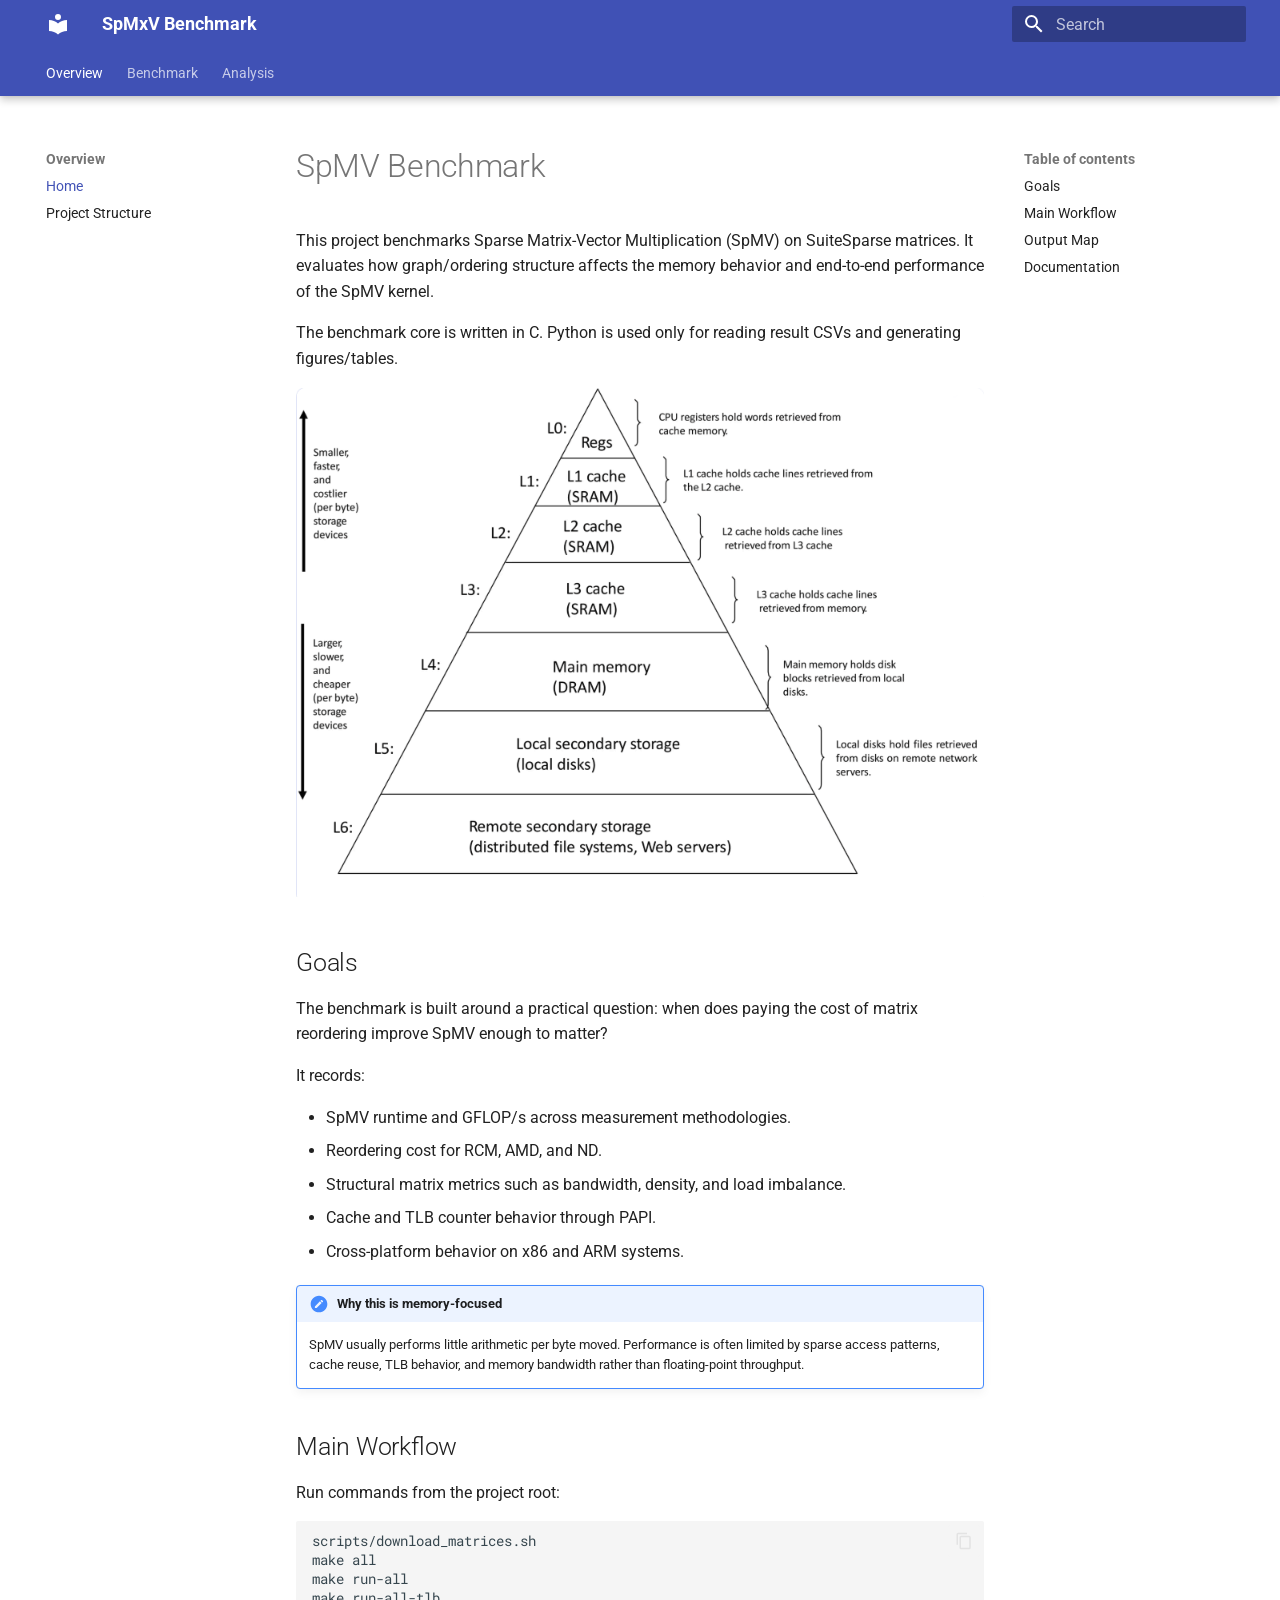
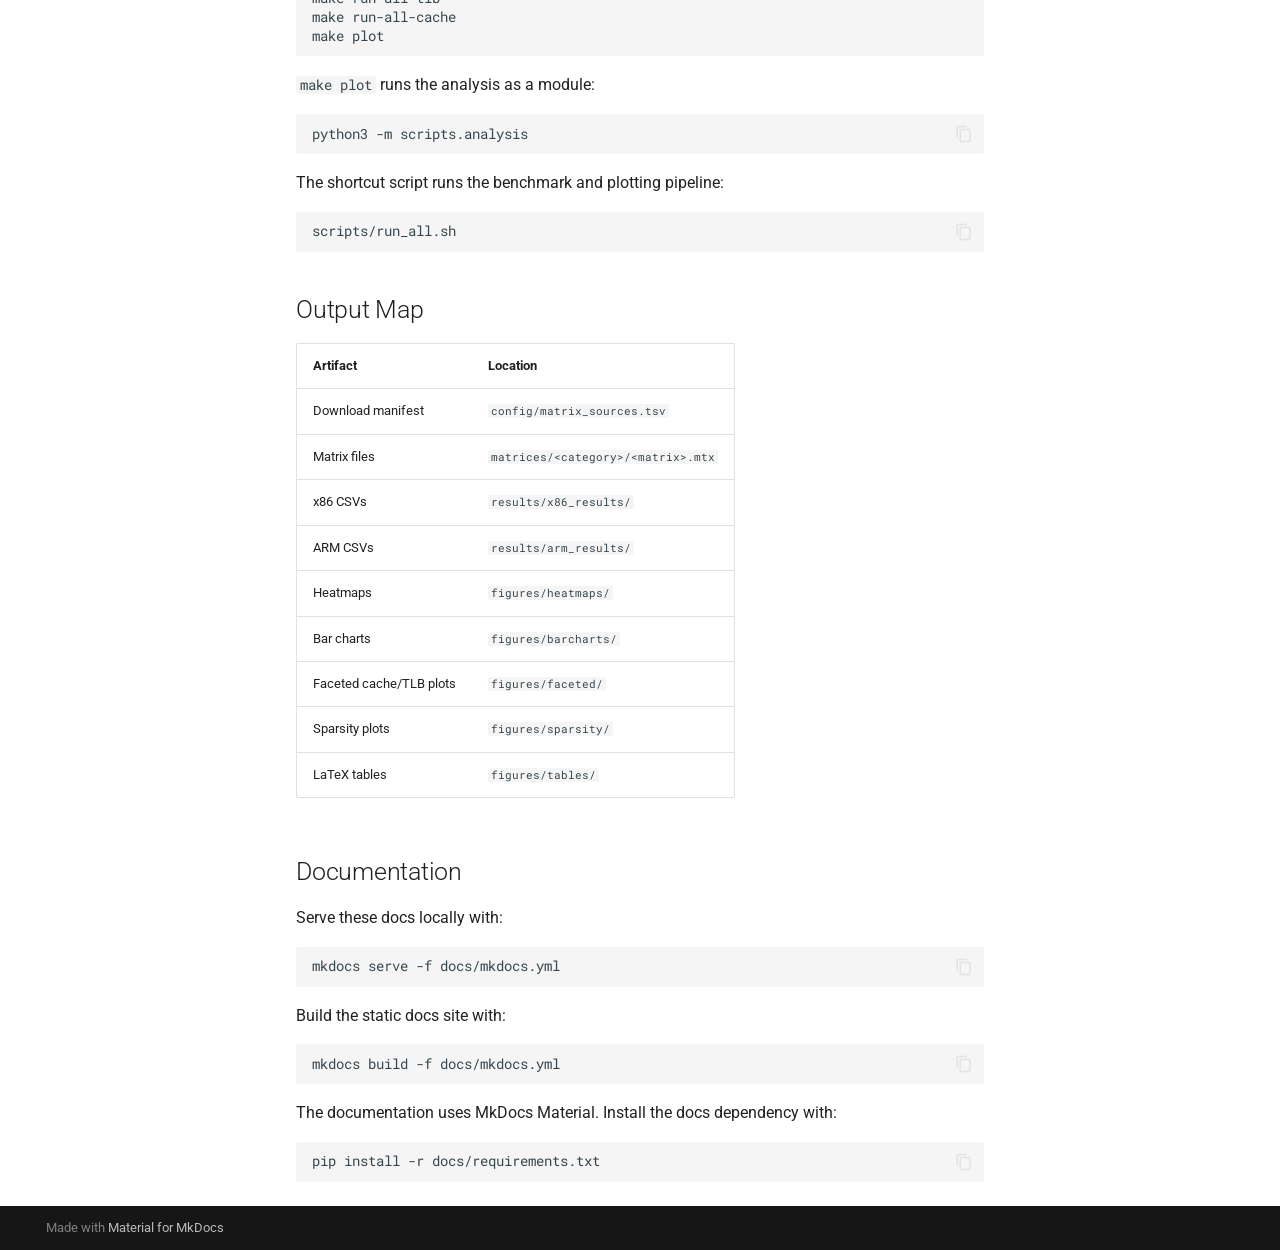
<file: index.html>
<!doctype html>
<html lang="en" class="no-js">
  <head>
    
      <meta charset="utf-8">
      <meta name="viewport" content="width=device-width,initial-scale=1">
      
        <meta name="description" content="Documentation for the sparse matrix-vector multiplication benchmark.">
      
      
      
      
      
        <link rel="next" href="structure/">
      
      
        
      
      
      <link rel="icon" href="assets/images/favicon.png">
      <meta name="generator" content="mkdocs-1.6.1, mkdocs-material-9.7.6">
    
    
      
        <title>Home - SpMxV Benchmark</title>
      
    
    
      <link rel="stylesheet" href="assets/stylesheets/main.484c7ddc.min.css">
      
        
        <link rel="stylesheet" href="assets/stylesheets/palette.ab4e12ef.min.css">
      
      


    
    
      
    
    
      
        
        
        <link rel="preconnect" href="https://fonts.gstatic.com" crossorigin>
        <link rel="stylesheet" href="https://fonts.googleapis.com/css?family=Roboto:300,300i,400,400i,700,700i%7CRoboto+Mono:400,400i,700,700i&display=fallback">
        <style>:root{--md-text-font:"Roboto";--md-code-font:"Roboto Mono"}</style>
      
    
    
    <script>__md_scope=new URL(".",location),__md_hash=e=>[...e].reduce(((e,_)=>(e<<5)-e+_.charCodeAt(0)),0),__md_get=(e,_=localStorage,t=__md_scope)=>JSON.parse(_.getItem(t.pathname+"."+e)),__md_set=(e,_,t=localStorage,a=__md_scope)=>{try{t.setItem(a.pathname+"."+e,JSON.stringify(_))}catch(e){}}</script>
    
      

    
    
  </head>
  
  
    
    
    
    
    
    <body dir="ltr" data-md-color-scheme="default" data-md-color-primary="indigo" data-md-color-accent="indigo">
  
    
    <input class="md-toggle" data-md-toggle="drawer" type="checkbox" id="__drawer" autocomplete="off">
    <input class="md-toggle" data-md-toggle="search" type="checkbox" id="__search" autocomplete="off">
    <label class="md-overlay" for="__drawer"></label>
    <div data-md-component="skip">
      
        
        <a href="#spmv-benchmark" class="md-skip">
          Skip to content
        </a>
      
    </div>
    <div data-md-component="announce">
      
    </div>
    
    
      

  

<header class="md-header md-header--shadow md-header--lifted" data-md-component="header">
  <nav class="md-header__inner md-grid" aria-label="Header">
    <a href="." title="SpMxV Benchmark" class="md-header__button md-logo" aria-label="SpMxV Benchmark" data-md-component="logo">
      
  
  <svg xmlns="http://www.w3.org/2000/svg" viewBox="0 0 24 24"><path d="M12 8a3 3 0 0 0 3-3 3 3 0 0 0-3-3 3 3 0 0 0-3 3 3 3 0 0 0 3 3m0 3.54C9.64 9.35 6.5 8 3 8v11c3.5 0 6.64 1.35 9 3.54 2.36-2.19 5.5-3.54 9-3.54V8c-3.5 0-6.64 1.35-9 3.54"/></svg>

    </a>
    <label class="md-header__button md-icon" for="__drawer">
      
      <svg xmlns="http://www.w3.org/2000/svg" viewBox="0 0 24 24"><path d="M3 6h18v2H3zm0 5h18v2H3zm0 5h18v2H3z"/></svg>
    </label>
    <div class="md-header__title" data-md-component="header-title">
      <div class="md-header__ellipsis">
        <div class="md-header__topic">
          <span class="md-ellipsis">
            SpMxV Benchmark
          </span>
        </div>
        <div class="md-header__topic" data-md-component="header-topic">
          <span class="md-ellipsis">
            
              Home
            
          </span>
        </div>
      </div>
    </div>
    
      
    
    
    
    
      
      
        <label class="md-header__button md-icon" for="__search">
          
          <svg xmlns="http://www.w3.org/2000/svg" viewBox="0 0 24 24"><path d="M9.5 3A6.5 6.5 0 0 1 16 9.5c0 1.61-.59 3.09-1.56 4.23l.27.27h.79l5 5-1.5 1.5-5-5v-.79l-.27-.27A6.52 6.52 0 0 1 9.5 16 6.5 6.5 0 0 1 3 9.5 6.5 6.5 0 0 1 9.5 3m0 2C7 5 5 7 5 9.5S7 14 9.5 14 14 12 14 9.5 12 5 9.5 5"/></svg>
        </label>
        <div class="md-search" data-md-component="search" role="dialog">
  <label class="md-search__overlay" for="__search"></label>
  <div class="md-search__inner" role="search">
    <form class="md-search__form" name="search">
      <input type="text" class="md-search__input" name="query" aria-label="Search" placeholder="Search" autocapitalize="off" autocorrect="off" autocomplete="off" spellcheck="false" data-md-component="search-query" required>
      <label class="md-search__icon md-icon" for="__search">
        
        <svg xmlns="http://www.w3.org/2000/svg" viewBox="0 0 24 24"><path d="M9.5 3A6.5 6.5 0 0 1 16 9.5c0 1.61-.59 3.09-1.56 4.23l.27.27h.79l5 5-1.5 1.5-5-5v-.79l-.27-.27A6.52 6.52 0 0 1 9.5 16 6.5 6.5 0 0 1 3 9.5 6.5 6.5 0 0 1 9.5 3m0 2C7 5 5 7 5 9.5S7 14 9.5 14 14 12 14 9.5 12 5 9.5 5"/></svg>
        
        <svg xmlns="http://www.w3.org/2000/svg" viewBox="0 0 24 24"><path d="M20 11v2H8l5.5 5.5-1.42 1.42L4.16 12l7.92-7.92L13.5 5.5 8 11z"/></svg>
      </label>
      <nav class="md-search__options" aria-label="Search">
        
        <button type="reset" class="md-search__icon md-icon" title="Clear" aria-label="Clear" tabindex="-1">
          
          <svg xmlns="http://www.w3.org/2000/svg" viewBox="0 0 24 24"><path d="M19 6.41 17.59 5 12 10.59 6.41 5 5 6.41 10.59 12 5 17.59 6.41 19 12 13.41 17.59 19 19 17.59 13.41 12z"/></svg>
        </button>
      </nav>
      
        <div class="md-search__suggest" data-md-component="search-suggest"></div>
      
    </form>
    <div class="md-search__output">
      <div class="md-search__scrollwrap" tabindex="0" data-md-scrollfix>
        <div class="md-search-result" data-md-component="search-result">
          <div class="md-search-result__meta">
            Initializing search
          </div>
          <ol class="md-search-result__list" role="presentation"></ol>
        </div>
      </div>
    </div>
  </div>
</div>
      
    
    
  </nav>
  
    
      
<nav class="md-tabs" aria-label="Tabs" data-md-component="tabs">
  <div class="md-grid">
    <ul class="md-tabs__list">
      
        
  
  
  
    
  
  
    
    
      <li class="md-tabs__item md-tabs__item--active">
        <a href="." class="md-tabs__link">
          
  
  
  Overview

        </a>
      </li>
    
  

      
        
  
  
  
  
    
    
      <li class="md-tabs__item">
        <a href="methodology/" class="md-tabs__link">
          
  
  
  Benchmark

        </a>
      </li>
    
  

      
        
  
  
  
  
    
    
      <li class="md-tabs__item">
        <a href="analysis/" class="md-tabs__link">
          
  
  
  Analysis

        </a>
      </li>
    
  

      
    </ul>
  </div>
</nav>
    
  
</header>
    
    <div class="md-container" data-md-component="container">
      
      
        
      
      <main class="md-main" data-md-component="main">
        <div class="md-main__inner md-grid">
          
            
              
              <div class="md-sidebar md-sidebar--primary" data-md-component="sidebar" data-md-type="navigation" >
                <div class="md-sidebar__scrollwrap">
                  <div class="md-sidebar__inner">
                    


  


<nav class="md-nav md-nav--primary md-nav--lifted" aria-label="Navigation" data-md-level="0">
  <label class="md-nav__title" for="__drawer">
    <a href="." title="SpMxV Benchmark" class="md-nav__button md-logo" aria-label="SpMxV Benchmark" data-md-component="logo">
      
  
  <svg xmlns="http://www.w3.org/2000/svg" viewBox="0 0 24 24"><path d="M12 8a3 3 0 0 0 3-3 3 3 0 0 0-3-3 3 3 0 0 0-3 3 3 3 0 0 0 3 3m0 3.54C9.64 9.35 6.5 8 3 8v11c3.5 0 6.64 1.35 9 3.54 2.36-2.19 5.5-3.54 9-3.54V8c-3.5 0-6.64 1.35-9 3.54"/></svg>

    </a>
    SpMxV Benchmark
  </label>
  
  <ul class="md-nav__list" data-md-scrollfix>
    
      
      
  
  
    
  
  
  
    
    
    
    
      
        
        
      
      
        
      
    
    
    <li class="md-nav__item md-nav__item--active md-nav__item--section md-nav__item--nested">
      
        
        
        <input class="md-nav__toggle md-toggle " type="checkbox" id="__nav_1" checked>
        
          
          <label class="md-nav__link" for="__nav_1" id="__nav_1_label" tabindex="">
            
  
  
  <span class="md-ellipsis">
    
  
    Overview
  

    
  </span>
  
  

            <span class="md-nav__icon md-icon"></span>
          </label>
        
        <nav class="md-nav" data-md-level="1" aria-labelledby="__nav_1_label" aria-expanded="true">
          <label class="md-nav__title" for="__nav_1">
            <span class="md-nav__icon md-icon"></span>
            
  
    Overview
  

          </label>
          <ul class="md-nav__list" data-md-scrollfix>
            
              
                
  
  
    
  
  
  
    <li class="md-nav__item md-nav__item--active">
      
      <input class="md-nav__toggle md-toggle" type="checkbox" id="__toc">
      
      
        
      
      
        <label class="md-nav__link md-nav__link--active" for="__toc">
          
  
  
  <span class="md-ellipsis">
    
  
    Home
  

    
  </span>
  
  

          <span class="md-nav__icon md-icon"></span>
        </label>
      
      <a href="." class="md-nav__link md-nav__link--active">
        
  
  
  <span class="md-ellipsis">
    
  
    Home
  

    
  </span>
  
  

      </a>
      
        

<nav class="md-nav md-nav--secondary" aria-label="Table of contents">
  
  
  
    
  
  
    <label class="md-nav__title" for="__toc">
      <span class="md-nav__icon md-icon"></span>
      Table of contents
    </label>
    <ul class="md-nav__list" data-md-component="toc" data-md-scrollfix>
      
        <li class="md-nav__item">
  <a href="#goals" class="md-nav__link">
    <span class="md-ellipsis">
      
        Goals
      
    </span>
  </a>
  
</li>
      
        <li class="md-nav__item">
  <a href="#main-workflow" class="md-nav__link">
    <span class="md-ellipsis">
      
        Main Workflow
      
    </span>
  </a>
  
</li>
      
        <li class="md-nav__item">
  <a href="#output-map" class="md-nav__link">
    <span class="md-ellipsis">
      
        Output Map
      
    </span>
  </a>
  
</li>
      
        <li class="md-nav__item">
  <a href="#documentation" class="md-nav__link">
    <span class="md-ellipsis">
      
        Documentation
      
    </span>
  </a>
  
</li>
      
    </ul>
  
</nav>
      
    </li>
  

              
            
              
                
  
  
  
  
    <li class="md-nav__item">
      <a href="structure/" class="md-nav__link">
        
  
  
  <span class="md-ellipsis">
    
  
    Project Structure
  

    
  </span>
  
  

      </a>
    </li>
  

              
            
          </ul>
        </nav>
      
    </li>
  

    
      
      
  
  
  
  
    
    
    
    
      
      
        
      
    
    
    <li class="md-nav__item md-nav__item--nested">
      
        
        
          
        
        <input class="md-nav__toggle md-toggle md-toggle--indeterminate" type="checkbox" id="__nav_2" >
        
          
          <label class="md-nav__link" for="__nav_2" id="__nav_2_label" tabindex="0">
            
  
  
  <span class="md-ellipsis">
    
  
    Benchmark
  

    
  </span>
  
  

            <span class="md-nav__icon md-icon"></span>
          </label>
        
        <nav class="md-nav" data-md-level="1" aria-labelledby="__nav_2_label" aria-expanded="false">
          <label class="md-nav__title" for="__nav_2">
            <span class="md-nav__icon md-icon"></span>
            
  
    Benchmark
  

          </label>
          <ul class="md-nav__list" data-md-scrollfix>
            
              
                
  
  
  
  
    <li class="md-nav__item">
      <a href="methodology/" class="md-nav__link">
        
  
  
  <span class="md-ellipsis">
    
  
    Methodology
  

    
  </span>
  
  

      </a>
    </li>
  

              
            
              
                
  
  
  
  
    <li class="md-nav__item">
      <a href="platforms/" class="md-nav__link">
        
  
  
  <span class="md-ellipsis">
    
  
    Platforms
  

    
  </span>
  
  

      </a>
    </li>
  

              
            
              
                
  
  
  
  
    <li class="md-nav__item">
      <a href="matrices/" class="md-nav__link">
        
  
  
  <span class="md-ellipsis">
    
  
    Matrices
  

    
  </span>
  
  

      </a>
    </li>
  

              
            
              
                
  
  
  
  
    <li class="md-nav__item">
      <a href="running/" class="md-nav__link">
        
  
  
  <span class="md-ellipsis">
    
  
    Running Benchmarks
  

    
  </span>
  
  

      </a>
    </li>
  

              
            
          </ul>
        </nav>
      
    </li>
  

    
      
      
  
  
  
  
    
    
    
    
      
      
        
      
    
    
    <li class="md-nav__item md-nav__item--nested">
      
        
        
          
        
        <input class="md-nav__toggle md-toggle md-toggle--indeterminate" type="checkbox" id="__nav_3" >
        
          
          <label class="md-nav__link" for="__nav_3" id="__nav_3_label" tabindex="0">
            
  
  
  <span class="md-ellipsis">
    
  
    Analysis
  

    
  </span>
  
  

            <span class="md-nav__icon md-icon"></span>
          </label>
        
        <nav class="md-nav" data-md-level="1" aria-labelledby="__nav_3_label" aria-expanded="false">
          <label class="md-nav__title" for="__nav_3">
            <span class="md-nav__icon md-icon"></span>
            
  
    Analysis
  

          </label>
          <ul class="md-nav__list" data-md-scrollfix>
            
              
                
  
  
  
  
    <li class="md-nav__item">
      <a href="analysis/" class="md-nav__link">
        
  
  
  <span class="md-ellipsis">
    
  
    Analysis Pipeline
  

    
  </span>
  
  

      </a>
    </li>
  

              
            
              
                
  
  
  
  
    <li class="md-nav__item">
      <a href="results/" class="md-nav__link">
        
  
  
  <span class="md-ellipsis">
    
  
    Result Figures
  

    
  </span>
  
  

      </a>
    </li>
  

              
            
          </ul>
        </nav>
      
    </li>
  

    
  </ul>
</nav>
                  </div>
                </div>
              </div>
            
            
              
              <div class="md-sidebar md-sidebar--secondary" data-md-component="sidebar" data-md-type="toc" >
                <div class="md-sidebar__scrollwrap">
                  <div class="md-sidebar__inner">
                    

<nav class="md-nav md-nav--secondary" aria-label="Table of contents">
  
  
  
    
  
  
    <label class="md-nav__title" for="__toc">
      <span class="md-nav__icon md-icon"></span>
      Table of contents
    </label>
    <ul class="md-nav__list" data-md-component="toc" data-md-scrollfix>
      
        <li class="md-nav__item">
  <a href="#goals" class="md-nav__link">
    <span class="md-ellipsis">
      
        Goals
      
    </span>
  </a>
  
</li>
      
        <li class="md-nav__item">
  <a href="#main-workflow" class="md-nav__link">
    <span class="md-ellipsis">
      
        Main Workflow
      
    </span>
  </a>
  
</li>
      
        <li class="md-nav__item">
  <a href="#output-map" class="md-nav__link">
    <span class="md-ellipsis">
      
        Output Map
      
    </span>
  </a>
  
</li>
      
        <li class="md-nav__item">
  <a href="#documentation" class="md-nav__link">
    <span class="md-ellipsis">
      
        Documentation
      
    </span>
  </a>
  
</li>
      
    </ul>
  
</nav>
                  </div>
                </div>
              </div>
            
          
          
            <div class="md-content" data-md-component="content">
              
                




              
              <article class="md-content__inner md-typeset">
                
                  



<h1 id="spmv-benchmark">SpMV Benchmark<a class="headerlink" href="#spmv-benchmark" title="Permanent link">&para;</a></h1>
<p>This project benchmarks Sparse Matrix-Vector Multiplication (SpMV) on
SuiteSparse matrices. It evaluates how graph/ordering structure affects the
memory behavior and end-to-end performance of the SpMV kernel.</p>
<p>The benchmark core is written in C. Python is used only for reading result CSVs
and generating figures/tables.</p>
<p><img alt="Memory hierarchy" src="assets/figures/memory_hierarchy.png" /></p>
<h2 id="goals">Goals<a class="headerlink" href="#goals" title="Permanent link">&para;</a></h2>
<p>The benchmark is built around a practical question: when does paying the cost of
matrix reordering improve SpMV enough to matter?</p>
<p>It records:</p>
<ul>
<li>SpMV runtime and GFLOP/s across measurement methodologies.</li>
<li>Reordering cost for RCM, AMD, and ND.</li>
<li>Structural matrix metrics such as bandwidth, density, and load imbalance.</li>
<li>Cache and TLB counter behavior through PAPI.</li>
<li>Cross-platform behavior on x86 and ARM systems.</li>
</ul>
<div class="admonition note">
<p class="admonition-title">Why this is memory-focused</p>
<p>SpMV usually performs little arithmetic per byte moved. Performance is often
limited by sparse access patterns, cache reuse, TLB behavior, and memory
bandwidth rather than floating-point throughput.</p>
</div>
<h2 id="main-workflow">Main Workflow<a class="headerlink" href="#main-workflow" title="Permanent link">&para;</a></h2>
<p>Run commands from the project root:</p>
<div class="highlight"><pre><span></span><code>scripts/download_matrices.sh
make<span class="w"> </span>all
make<span class="w"> </span>run-all
make<span class="w"> </span>run-all-tlb
make<span class="w"> </span>run-all-cache
make<span class="w"> </span>plot
</code></pre></div>
<p><code>make plot</code> runs the analysis as a module:</p>
<div class="highlight"><pre><span></span><code>python3<span class="w"> </span>-m<span class="w"> </span>scripts.analysis
</code></pre></div>
<p>The shortcut script runs the benchmark and plotting pipeline:</p>
<div class="highlight"><pre><span></span><code>scripts/run_all.sh
</code></pre></div>
<h2 id="output-map">Output Map<a class="headerlink" href="#output-map" title="Permanent link">&para;</a></h2>
<table>
<thead>
<tr>
<th>Artifact</th>
<th>Location</th>
</tr>
</thead>
<tbody>
<tr>
<td>Download manifest</td>
<td><code>config/matrix_sources.tsv</code></td>
</tr>
<tr>
<td>Matrix files</td>
<td><code>matrices/&lt;category&gt;/&lt;matrix&gt;.mtx</code></td>
</tr>
<tr>
<td>x86 CSVs</td>
<td><code>results/x86_results/</code></td>
</tr>
<tr>
<td>ARM CSVs</td>
<td><code>results/arm_results/</code></td>
</tr>
<tr>
<td>Heatmaps</td>
<td><code>figures/heatmaps/</code></td>
</tr>
<tr>
<td>Bar charts</td>
<td><code>figures/barcharts/</code></td>
</tr>
<tr>
<td>Faceted cache/TLB plots</td>
<td><code>figures/faceted/</code></td>
</tr>
<tr>
<td>Sparsity plots</td>
<td><code>figures/sparsity/</code></td>
</tr>
<tr>
<td>LaTeX tables</td>
<td><code>figures/tables/</code></td>
</tr>
</tbody>
</table>
<h2 id="documentation">Documentation<a class="headerlink" href="#documentation" title="Permanent link">&para;</a></h2>
<p>Serve these docs locally with:</p>
<div class="highlight"><pre><span></span><code>mkdocs<span class="w"> </span>serve<span class="w"> </span>-f<span class="w"> </span>docs/mkdocs.yml
</code></pre></div>
<p>Build the static docs site with:</p>
<div class="highlight"><pre><span></span><code>mkdocs<span class="w"> </span>build<span class="w"> </span>-f<span class="w"> </span>docs/mkdocs.yml
</code></pre></div>
<p>The documentation uses MkDocs Material. Install the docs dependency with:</p>
<div class="highlight"><pre><span></span><code>pip<span class="w"> </span>install<span class="w"> </span>-r<span class="w"> </span>docs/requirements.txt
</code></pre></div>












                
              </article>
            </div>
          
          
  <script>var tabs=__md_get("__tabs");if(Array.isArray(tabs))e:for(var set of document.querySelectorAll(".tabbed-set")){var labels=set.querySelector(".tabbed-labels");for(var tab of tabs)for(var label of labels.getElementsByTagName("label"))if(label.innerText.trim()===tab){var input=document.getElementById(label.htmlFor);input.checked=!0;continue e}}</script>

<script>var target=document.getElementById(location.hash.slice(1));target&&target.name&&(target.checked=target.name.startsWith("__tabbed_"))</script>
        </div>
        
          <button type="button" class="md-top md-icon" data-md-component="top" hidden>
  
  <svg xmlns="http://www.w3.org/2000/svg" viewBox="0 0 24 24"><path d="M13 20h-2V8l-5.5 5.5-1.42-1.42L12 4.16l7.92 7.92-1.42 1.42L13 8z"/></svg>
  Back to top
</button>
        
      </main>
      
        <footer class="md-footer">
  
  <div class="md-footer-meta md-typeset">
    <div class="md-footer-meta__inner md-grid">
      <div class="md-copyright">
  
  
    Made with
    <a href="https://squidfunk.github.io/mkdocs-material/" target="_blank" rel="noopener">
      Material for MkDocs
    </a>
  
</div>
      
    </div>
  </div>
</footer>
      
    </div>
    <div class="md-dialog" data-md-component="dialog">
      <div class="md-dialog__inner md-typeset"></div>
    </div>
    
    
    
      
      
      <script id="__config" type="application/json">{"annotate": null, "base": ".", "features": ["navigation.tabs", "navigation.tabs.sticky", "navigation.sections", "navigation.expand", "navigation.path", "navigation.top", "content.code.copy", "content.tabs.link", "search.highlight", "search.suggest"], "search": "assets/javascripts/workers/search.2c215733.min.js", "tags": null, "translations": {"clipboard.copied": "Copied to clipboard", "clipboard.copy": "Copy to clipboard", "search.result.more.one": "1 more on this page", "search.result.more.other": "# more on this page", "search.result.none": "No matching documents", "search.result.one": "1 matching document", "search.result.other": "# matching documents", "search.result.placeholder": "Type to start searching", "search.result.term.missing": "Missing", "select.version": "Select version"}, "version": null}</script>
    
    
      <script src="assets/javascripts/bundle.79ae519e.min.js"></script>
      
    
  </body>
</html>
</file>
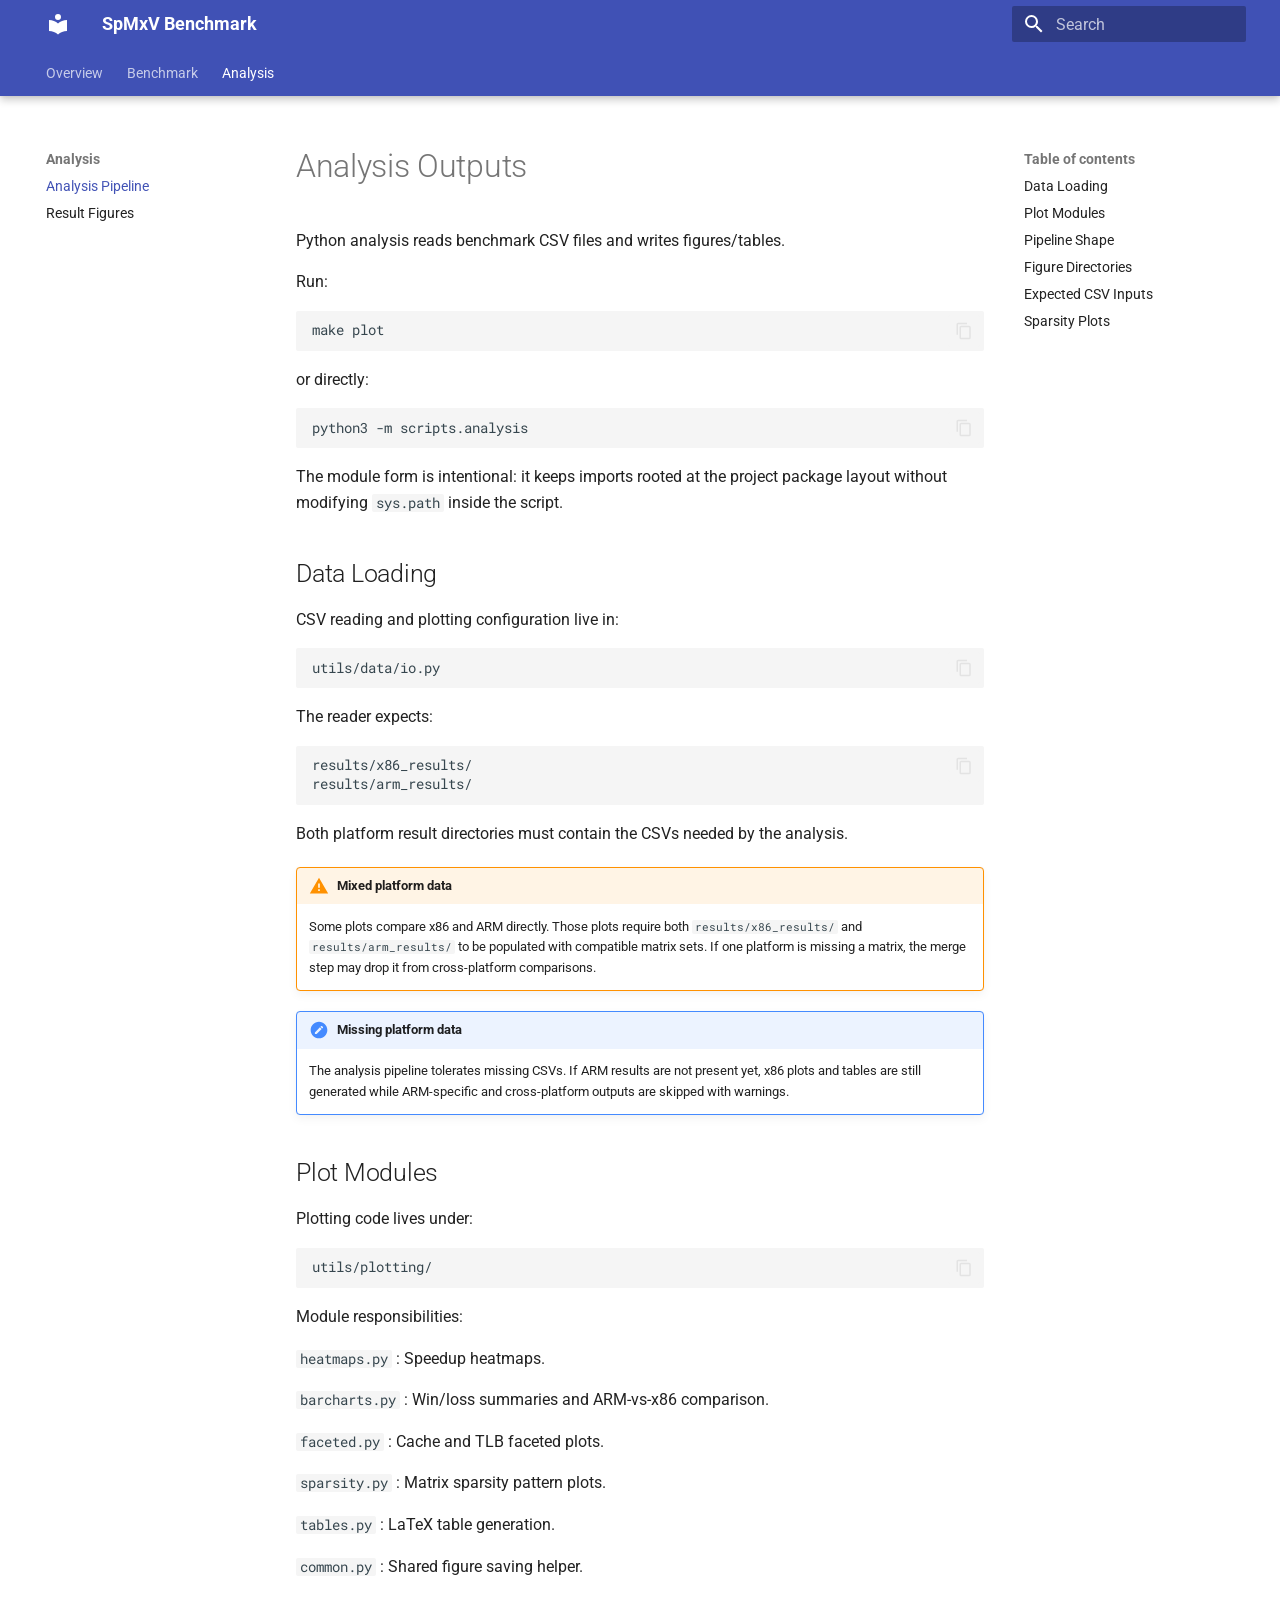
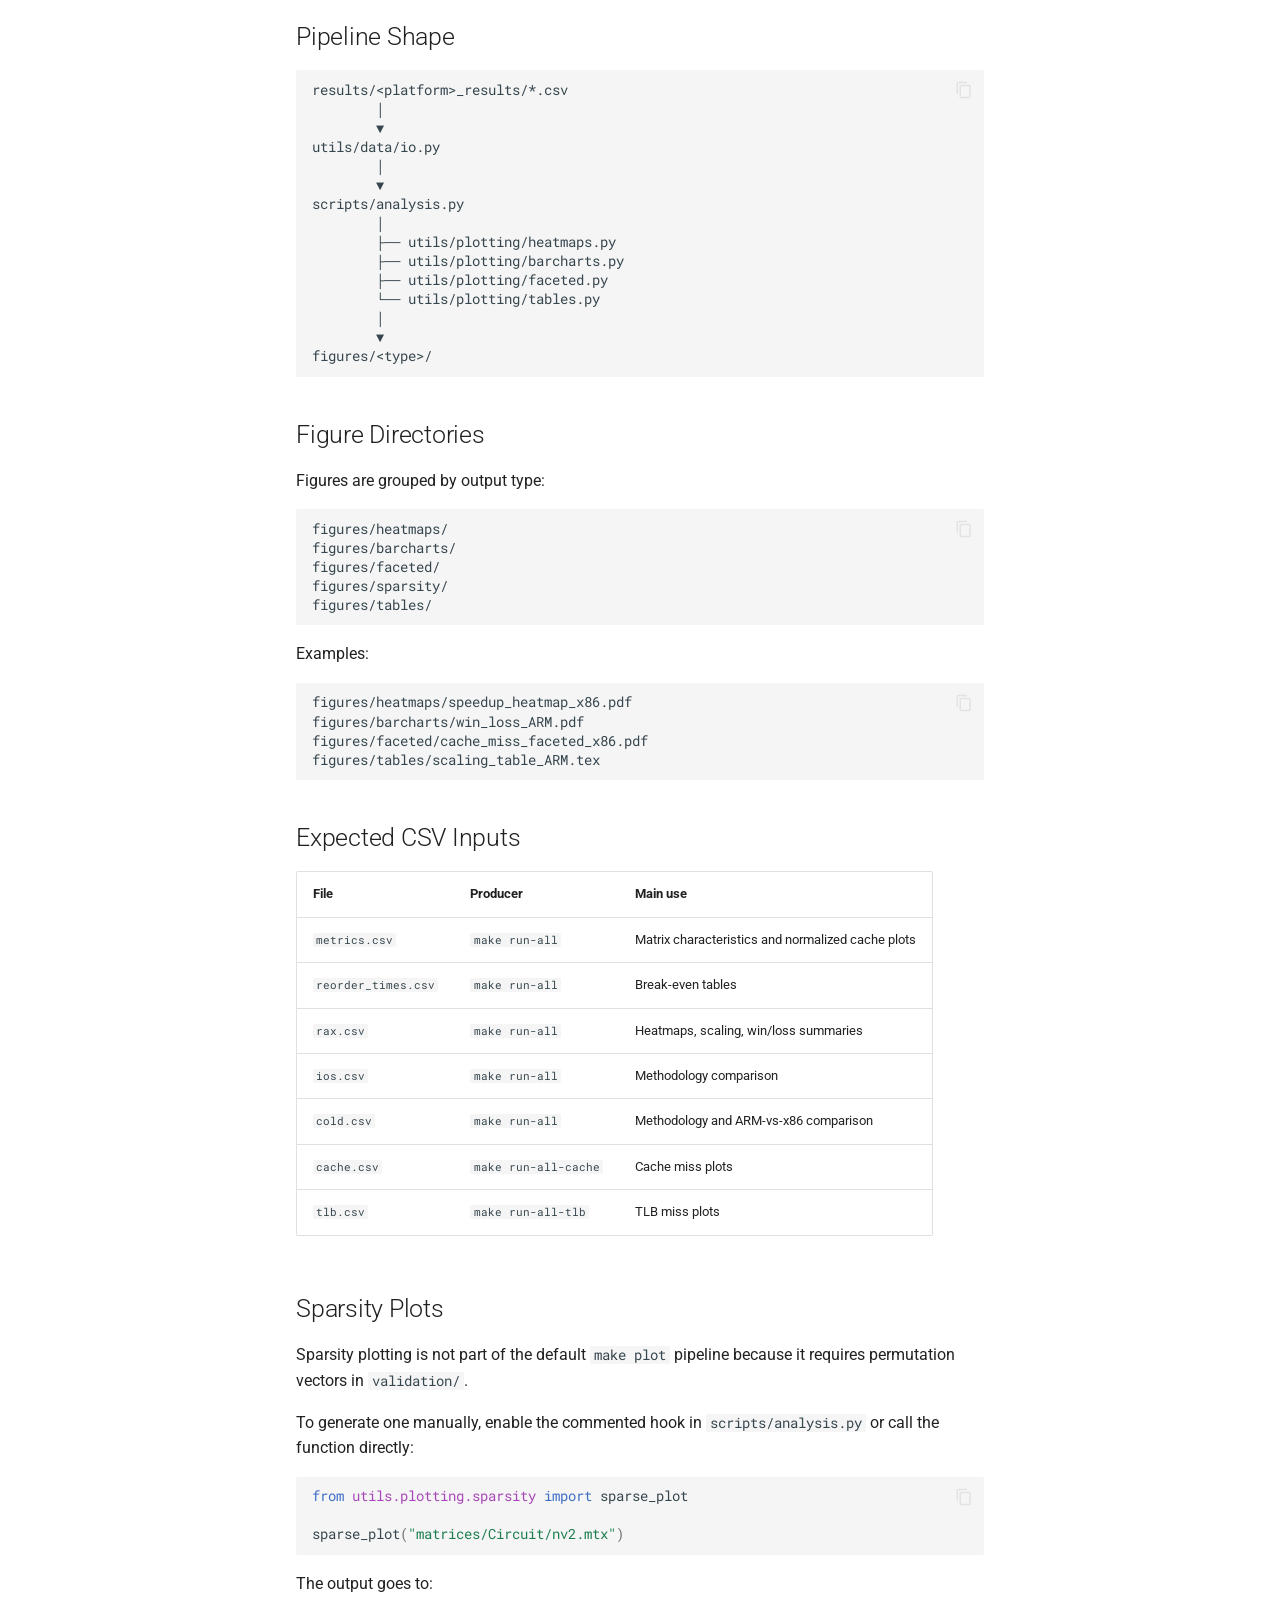
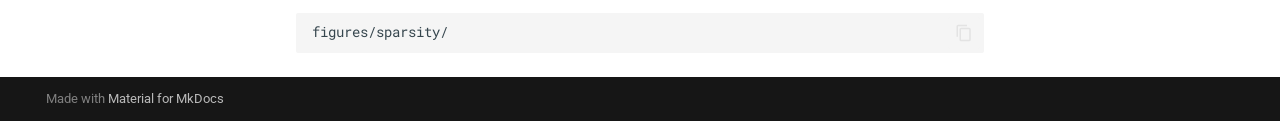
<file: analysis/index.html>
<!doctype html>
<html lang="en" class="no-js">
  <head>
    
      <meta charset="utf-8">
      <meta name="viewport" content="width=device-width,initial-scale=1">
      
        <meta name="description" content="Documentation for the sparse matrix-vector multiplication benchmark.">
      
      
      
      
        <link rel="prev" href="../running/">
      
      
        <link rel="next" href="../results/">
      
      
        
      
      
      <link rel="icon" href="../assets/images/favicon.png">
      <meta name="generator" content="mkdocs-1.6.1, mkdocs-material-9.7.6">
    
    
      
        <title>Analysis Pipeline - SpMxV Benchmark</title>
      
    
    
      <link rel="stylesheet" href="../assets/stylesheets/main.484c7ddc.min.css">
      
        
        <link rel="stylesheet" href="../assets/stylesheets/palette.ab4e12ef.min.css">
      
      


    
    
      
    
    
      
        
        
        <link rel="preconnect" href="https://fonts.gstatic.com" crossorigin>
        <link rel="stylesheet" href="https://fonts.googleapis.com/css?family=Roboto:300,300i,400,400i,700,700i%7CRoboto+Mono:400,400i,700,700i&display=fallback">
        <style>:root{--md-text-font:"Roboto";--md-code-font:"Roboto Mono"}</style>
      
    
    
    <script>__md_scope=new URL("..",location),__md_hash=e=>[...e].reduce(((e,_)=>(e<<5)-e+_.charCodeAt(0)),0),__md_get=(e,_=localStorage,t=__md_scope)=>JSON.parse(_.getItem(t.pathname+"."+e)),__md_set=(e,_,t=localStorage,a=__md_scope)=>{try{t.setItem(a.pathname+"."+e,JSON.stringify(_))}catch(e){}}</script>
    
      

    
    
  </head>
  
  
    
    
    
    
    
    <body dir="ltr" data-md-color-scheme="default" data-md-color-primary="indigo" data-md-color-accent="indigo">
  
    
    <input class="md-toggle" data-md-toggle="drawer" type="checkbox" id="__drawer" autocomplete="off">
    <input class="md-toggle" data-md-toggle="search" type="checkbox" id="__search" autocomplete="off">
    <label class="md-overlay" for="__drawer"></label>
    <div data-md-component="skip">
      
        
        <a href="#analysis-outputs" class="md-skip">
          Skip to content
        </a>
      
    </div>
    <div data-md-component="announce">
      
    </div>
    
    
      

  

<header class="md-header md-header--shadow md-header--lifted" data-md-component="header">
  <nav class="md-header__inner md-grid" aria-label="Header">
    <a href=".." title="SpMxV Benchmark" class="md-header__button md-logo" aria-label="SpMxV Benchmark" data-md-component="logo">
      
  
  <svg xmlns="http://www.w3.org/2000/svg" viewBox="0 0 24 24"><path d="M12 8a3 3 0 0 0 3-3 3 3 0 0 0-3-3 3 3 0 0 0-3 3 3 3 0 0 0 3 3m0 3.54C9.64 9.35 6.5 8 3 8v11c3.5 0 6.64 1.35 9 3.54 2.36-2.19 5.5-3.54 9-3.54V8c-3.5 0-6.64 1.35-9 3.54"/></svg>

    </a>
    <label class="md-header__button md-icon" for="__drawer">
      
      <svg xmlns="http://www.w3.org/2000/svg" viewBox="0 0 24 24"><path d="M3 6h18v2H3zm0 5h18v2H3zm0 5h18v2H3z"/></svg>
    </label>
    <div class="md-header__title" data-md-component="header-title">
      <div class="md-header__ellipsis">
        <div class="md-header__topic">
          <span class="md-ellipsis">
            SpMxV Benchmark
          </span>
        </div>
        <div class="md-header__topic" data-md-component="header-topic">
          <span class="md-ellipsis">
            
              Analysis Pipeline
            
          </span>
        </div>
      </div>
    </div>
    
      
    
    
    
    
      
      
        <label class="md-header__button md-icon" for="__search">
          
          <svg xmlns="http://www.w3.org/2000/svg" viewBox="0 0 24 24"><path d="M9.5 3A6.5 6.5 0 0 1 16 9.5c0 1.61-.59 3.09-1.56 4.23l.27.27h.79l5 5-1.5 1.5-5-5v-.79l-.27-.27A6.52 6.52 0 0 1 9.5 16 6.5 6.5 0 0 1 3 9.5 6.5 6.5 0 0 1 9.5 3m0 2C7 5 5 7 5 9.5S7 14 9.5 14 14 12 14 9.5 12 5 9.5 5"/></svg>
        </label>
        <div class="md-search" data-md-component="search" role="dialog">
  <label class="md-search__overlay" for="__search"></label>
  <div class="md-search__inner" role="search">
    <form class="md-search__form" name="search">
      <input type="text" class="md-search__input" name="query" aria-label="Search" placeholder="Search" autocapitalize="off" autocorrect="off" autocomplete="off" spellcheck="false" data-md-component="search-query" required>
      <label class="md-search__icon md-icon" for="__search">
        
        <svg xmlns="http://www.w3.org/2000/svg" viewBox="0 0 24 24"><path d="M9.5 3A6.5 6.5 0 0 1 16 9.5c0 1.61-.59 3.09-1.56 4.23l.27.27h.79l5 5-1.5 1.5-5-5v-.79l-.27-.27A6.52 6.52 0 0 1 9.5 16 6.5 6.5 0 0 1 3 9.5 6.5 6.5 0 0 1 9.5 3m0 2C7 5 5 7 5 9.5S7 14 9.5 14 14 12 14 9.5 12 5 9.5 5"/></svg>
        
        <svg xmlns="http://www.w3.org/2000/svg" viewBox="0 0 24 24"><path d="M20 11v2H8l5.5 5.5-1.42 1.42L4.16 12l7.92-7.92L13.5 5.5 8 11z"/></svg>
      </label>
      <nav class="md-search__options" aria-label="Search">
        
        <button type="reset" class="md-search__icon md-icon" title="Clear" aria-label="Clear" tabindex="-1">
          
          <svg xmlns="http://www.w3.org/2000/svg" viewBox="0 0 24 24"><path d="M19 6.41 17.59 5 12 10.59 6.41 5 5 6.41 10.59 12 5 17.59 6.41 19 12 13.41 17.59 19 19 17.59 13.41 12z"/></svg>
        </button>
      </nav>
      
        <div class="md-search__suggest" data-md-component="search-suggest"></div>
      
    </form>
    <div class="md-search__output">
      <div class="md-search__scrollwrap" tabindex="0" data-md-scrollfix>
        <div class="md-search-result" data-md-component="search-result">
          <div class="md-search-result__meta">
            Initializing search
          </div>
          <ol class="md-search-result__list" role="presentation"></ol>
        </div>
      </div>
    </div>
  </div>
</div>
      
    
    
  </nav>
  
    
      
<nav class="md-tabs" aria-label="Tabs" data-md-component="tabs">
  <div class="md-grid">
    <ul class="md-tabs__list">
      
        
  
  
  
  
    
    
      <li class="md-tabs__item">
        <a href=".." class="md-tabs__link">
          
  
  
  Overview

        </a>
      </li>
    
  

      
        
  
  
  
  
    
    
      <li class="md-tabs__item">
        <a href="../methodology/" class="md-tabs__link">
          
  
  
  Benchmark

        </a>
      </li>
    
  

      
        
  
  
  
    
  
  
    
    
      <li class="md-tabs__item md-tabs__item--active">
        <a href="./" class="md-tabs__link">
          
  
  
  Analysis

        </a>
      </li>
    
  

      
    </ul>
  </div>
</nav>
    
  
</header>
    
    <div class="md-container" data-md-component="container">
      
      
        
      
      <main class="md-main" data-md-component="main">
        <div class="md-main__inner md-grid">
          
            
              
              <div class="md-sidebar md-sidebar--primary" data-md-component="sidebar" data-md-type="navigation" >
                <div class="md-sidebar__scrollwrap">
                  <div class="md-sidebar__inner">
                    


  


<nav class="md-nav md-nav--primary md-nav--lifted" aria-label="Navigation" data-md-level="0">
  <label class="md-nav__title" for="__drawer">
    <a href=".." title="SpMxV Benchmark" class="md-nav__button md-logo" aria-label="SpMxV Benchmark" data-md-component="logo">
      
  
  <svg xmlns="http://www.w3.org/2000/svg" viewBox="0 0 24 24"><path d="M12 8a3 3 0 0 0 3-3 3 3 0 0 0-3-3 3 3 0 0 0-3 3 3 3 0 0 0 3 3m0 3.54C9.64 9.35 6.5 8 3 8v11c3.5 0 6.64 1.35 9 3.54 2.36-2.19 5.5-3.54 9-3.54V8c-3.5 0-6.64 1.35-9 3.54"/></svg>

    </a>
    SpMxV Benchmark
  </label>
  
  <ul class="md-nav__list" data-md-scrollfix>
    
      
      
  
  
  
  
    
    
    
    
      
      
        
      
    
    
    <li class="md-nav__item md-nav__item--nested">
      
        
        
          
        
        <input class="md-nav__toggle md-toggle md-toggle--indeterminate" type="checkbox" id="__nav_1" >
        
          
          <label class="md-nav__link" for="__nav_1" id="__nav_1_label" tabindex="0">
            
  
  
  <span class="md-ellipsis">
    
  
    Overview
  

    
  </span>
  
  

            <span class="md-nav__icon md-icon"></span>
          </label>
        
        <nav class="md-nav" data-md-level="1" aria-labelledby="__nav_1_label" aria-expanded="false">
          <label class="md-nav__title" for="__nav_1">
            <span class="md-nav__icon md-icon"></span>
            
  
    Overview
  

          </label>
          <ul class="md-nav__list" data-md-scrollfix>
            
              
                
  
  
  
  
    <li class="md-nav__item">
      <a href=".." class="md-nav__link">
        
  
  
  <span class="md-ellipsis">
    
  
    Home
  

    
  </span>
  
  

      </a>
    </li>
  

              
            
              
                
  
  
  
  
    <li class="md-nav__item">
      <a href="../structure/" class="md-nav__link">
        
  
  
  <span class="md-ellipsis">
    
  
    Project Structure
  

    
  </span>
  
  

      </a>
    </li>
  

              
            
          </ul>
        </nav>
      
    </li>
  

    
      
      
  
  
  
  
    
    
    
    
      
      
        
      
    
    
    <li class="md-nav__item md-nav__item--nested">
      
        
        
          
        
        <input class="md-nav__toggle md-toggle md-toggle--indeterminate" type="checkbox" id="__nav_2" >
        
          
          <label class="md-nav__link" for="__nav_2" id="__nav_2_label" tabindex="0">
            
  
  
  <span class="md-ellipsis">
    
  
    Benchmark
  

    
  </span>
  
  

            <span class="md-nav__icon md-icon"></span>
          </label>
        
        <nav class="md-nav" data-md-level="1" aria-labelledby="__nav_2_label" aria-expanded="false">
          <label class="md-nav__title" for="__nav_2">
            <span class="md-nav__icon md-icon"></span>
            
  
    Benchmark
  

          </label>
          <ul class="md-nav__list" data-md-scrollfix>
            
              
                
  
  
  
  
    <li class="md-nav__item">
      <a href="../methodology/" class="md-nav__link">
        
  
  
  <span class="md-ellipsis">
    
  
    Methodology
  

    
  </span>
  
  

      </a>
    </li>
  

              
            
              
                
  
  
  
  
    <li class="md-nav__item">
      <a href="../platforms/" class="md-nav__link">
        
  
  
  <span class="md-ellipsis">
    
  
    Platforms
  

    
  </span>
  
  

      </a>
    </li>
  

              
            
              
                
  
  
  
  
    <li class="md-nav__item">
      <a href="../matrices/" class="md-nav__link">
        
  
  
  <span class="md-ellipsis">
    
  
    Matrices
  

    
  </span>
  
  

      </a>
    </li>
  

              
            
              
                
  
  
  
  
    <li class="md-nav__item">
      <a href="../running/" class="md-nav__link">
        
  
  
  <span class="md-ellipsis">
    
  
    Running Benchmarks
  

    
  </span>
  
  

      </a>
    </li>
  

              
            
          </ul>
        </nav>
      
    </li>
  

    
      
      
  
  
    
  
  
  
    
    
    
    
      
        
        
      
      
        
      
    
    
    <li class="md-nav__item md-nav__item--active md-nav__item--section md-nav__item--nested">
      
        
        
        <input class="md-nav__toggle md-toggle " type="checkbox" id="__nav_3" checked>
        
          
          <label class="md-nav__link" for="__nav_3" id="__nav_3_label" tabindex="">
            
  
  
  <span class="md-ellipsis">
    
  
    Analysis
  

    
  </span>
  
  

            <span class="md-nav__icon md-icon"></span>
          </label>
        
        <nav class="md-nav" data-md-level="1" aria-labelledby="__nav_3_label" aria-expanded="true">
          <label class="md-nav__title" for="__nav_3">
            <span class="md-nav__icon md-icon"></span>
            
  
    Analysis
  

          </label>
          <ul class="md-nav__list" data-md-scrollfix>
            
              
                
  
  
    
  
  
  
    <li class="md-nav__item md-nav__item--active">
      
      <input class="md-nav__toggle md-toggle" type="checkbox" id="__toc">
      
      
        
      
      
        <label class="md-nav__link md-nav__link--active" for="__toc">
          
  
  
  <span class="md-ellipsis">
    
  
    Analysis Pipeline
  

    
  </span>
  
  

          <span class="md-nav__icon md-icon"></span>
        </label>
      
      <a href="./" class="md-nav__link md-nav__link--active">
        
  
  
  <span class="md-ellipsis">
    
  
    Analysis Pipeline
  

    
  </span>
  
  

      </a>
      
        

<nav class="md-nav md-nav--secondary" aria-label="Table of contents">
  
  
  
    
  
  
    <label class="md-nav__title" for="__toc">
      <span class="md-nav__icon md-icon"></span>
      Table of contents
    </label>
    <ul class="md-nav__list" data-md-component="toc" data-md-scrollfix>
      
        <li class="md-nav__item">
  <a href="#data-loading" class="md-nav__link">
    <span class="md-ellipsis">
      
        Data Loading
      
    </span>
  </a>
  
</li>
      
        <li class="md-nav__item">
  <a href="#plot-modules" class="md-nav__link">
    <span class="md-ellipsis">
      
        Plot Modules
      
    </span>
  </a>
  
</li>
      
        <li class="md-nav__item">
  <a href="#pipeline-shape" class="md-nav__link">
    <span class="md-ellipsis">
      
        Pipeline Shape
      
    </span>
  </a>
  
</li>
      
        <li class="md-nav__item">
  <a href="#figure-directories" class="md-nav__link">
    <span class="md-ellipsis">
      
        Figure Directories
      
    </span>
  </a>
  
</li>
      
        <li class="md-nav__item">
  <a href="#expected-csv-inputs" class="md-nav__link">
    <span class="md-ellipsis">
      
        Expected CSV Inputs
      
    </span>
  </a>
  
</li>
      
        <li class="md-nav__item">
  <a href="#sparsity-plots" class="md-nav__link">
    <span class="md-ellipsis">
      
        Sparsity Plots
      
    </span>
  </a>
  
</li>
      
    </ul>
  
</nav>
      
    </li>
  

              
            
              
                
  
  
  
  
    <li class="md-nav__item">
      <a href="../results/" class="md-nav__link">
        
  
  
  <span class="md-ellipsis">
    
  
    Result Figures
  

    
  </span>
  
  

      </a>
    </li>
  

              
            
          </ul>
        </nav>
      
    </li>
  

    
  </ul>
</nav>
                  </div>
                </div>
              </div>
            
            
              
              <div class="md-sidebar md-sidebar--secondary" data-md-component="sidebar" data-md-type="toc" >
                <div class="md-sidebar__scrollwrap">
                  <div class="md-sidebar__inner">
                    

<nav class="md-nav md-nav--secondary" aria-label="Table of contents">
  
  
  
    
  
  
    <label class="md-nav__title" for="__toc">
      <span class="md-nav__icon md-icon"></span>
      Table of contents
    </label>
    <ul class="md-nav__list" data-md-component="toc" data-md-scrollfix>
      
        <li class="md-nav__item">
  <a href="#data-loading" class="md-nav__link">
    <span class="md-ellipsis">
      
        Data Loading
      
    </span>
  </a>
  
</li>
      
        <li class="md-nav__item">
  <a href="#plot-modules" class="md-nav__link">
    <span class="md-ellipsis">
      
        Plot Modules
      
    </span>
  </a>
  
</li>
      
        <li class="md-nav__item">
  <a href="#pipeline-shape" class="md-nav__link">
    <span class="md-ellipsis">
      
        Pipeline Shape
      
    </span>
  </a>
  
</li>
      
        <li class="md-nav__item">
  <a href="#figure-directories" class="md-nav__link">
    <span class="md-ellipsis">
      
        Figure Directories
      
    </span>
  </a>
  
</li>
      
        <li class="md-nav__item">
  <a href="#expected-csv-inputs" class="md-nav__link">
    <span class="md-ellipsis">
      
        Expected CSV Inputs
      
    </span>
  </a>
  
</li>
      
        <li class="md-nav__item">
  <a href="#sparsity-plots" class="md-nav__link">
    <span class="md-ellipsis">
      
        Sparsity Plots
      
    </span>
  </a>
  
</li>
      
    </ul>
  
</nav>
                  </div>
                </div>
              </div>
            
          
          
            <div class="md-content" data-md-component="content">
              
                




              
              <article class="md-content__inner md-typeset">
                
                  



<h1 id="analysis-outputs">Analysis Outputs<a class="headerlink" href="#analysis-outputs" title="Permanent link">&para;</a></h1>
<p>Python analysis reads benchmark CSV files and writes figures/tables.</p>
<p>Run:</p>
<div class="highlight"><pre><span></span><code>make<span class="w"> </span>plot
</code></pre></div>
<p>or directly:</p>
<div class="highlight"><pre><span></span><code>python3<span class="w"> </span>-m<span class="w"> </span>scripts.analysis
</code></pre></div>
<p>The module form is intentional: it keeps imports rooted at the project package
layout without modifying <code>sys.path</code> inside the script.</p>
<h2 id="data-loading">Data Loading<a class="headerlink" href="#data-loading" title="Permanent link">&para;</a></h2>
<p>CSV reading and plotting configuration live in:</p>
<div class="highlight"><pre><span></span><code>utils/data/io.py
</code></pre></div>
<p>The reader expects:</p>
<div class="highlight"><pre><span></span><code>results/x86_results/
results/arm_results/
</code></pre></div>
<p>Both platform result directories must contain the CSVs needed by the analysis.</p>
<div class="admonition warning">
<p class="admonition-title">Mixed platform data</p>
<p>Some plots compare x86 and ARM directly. Those plots require both
<code>results/x86_results/</code> and <code>results/arm_results/</code> to be populated with
compatible matrix sets. If one platform is missing a matrix, the merge step
may drop it from cross-platform comparisons.</p>
</div>
<div class="admonition note">
<p class="admonition-title">Missing platform data</p>
<p>The analysis pipeline tolerates missing CSVs. If ARM results are not present
yet, x86 plots and tables are still generated while ARM-specific and
cross-platform outputs are skipped with warnings.</p>
</div>
<h2 id="plot-modules">Plot Modules<a class="headerlink" href="#plot-modules" title="Permanent link">&para;</a></h2>
<p>Plotting code lives under:</p>
<div class="highlight"><pre><span></span><code>utils/plotting/
</code></pre></div>
<p>Module responsibilities:</p>
<p><code>heatmaps.py</code>
: Speedup heatmaps.</p>
<p><code>barcharts.py</code>
: Win/loss summaries and ARM-vs-x86 comparison.</p>
<p><code>faceted.py</code>
: Cache and TLB faceted plots.</p>
<p><code>sparsity.py</code>
: Matrix sparsity pattern plots.</p>
<p><code>tables.py</code>
: LaTeX table generation.</p>
<p><code>common.py</code>
: Shared figure saving helper.</p>
<h2 id="pipeline-shape">Pipeline Shape<a class="headerlink" href="#pipeline-shape" title="Permanent link">&para;</a></h2>
<div class="highlight"><pre><span></span><code>results/&lt;platform&gt;_results/*.csv
        │
        ▼
utils/data/io.py
        │
        ▼
scripts/analysis.py
        │
        ├── utils/plotting/heatmaps.py
        ├── utils/plotting/barcharts.py
        ├── utils/plotting/faceted.py
        └── utils/plotting/tables.py
        │
        ▼
figures/&lt;type&gt;/
</code></pre></div>
<h2 id="figure-directories">Figure Directories<a class="headerlink" href="#figure-directories" title="Permanent link">&para;</a></h2>
<p>Figures are grouped by output type:</p>
<div class="highlight"><pre><span></span><code>figures/heatmaps/
figures/barcharts/
figures/faceted/
figures/sparsity/
figures/tables/
</code></pre></div>
<p>Examples:</p>
<div class="highlight"><pre><span></span><code>figures/heatmaps/speedup_heatmap_x86.pdf
figures/barcharts/win_loss_ARM.pdf
figures/faceted/cache_miss_faceted_x86.pdf
figures/tables/scaling_table_ARM.tex
</code></pre></div>
<h2 id="expected-csv-inputs">Expected CSV Inputs<a class="headerlink" href="#expected-csv-inputs" title="Permanent link">&para;</a></h2>
<table>
<thead>
<tr>
<th>File</th>
<th>Producer</th>
<th>Main use</th>
</tr>
</thead>
<tbody>
<tr>
<td><code>metrics.csv</code></td>
<td><code>make run-all</code></td>
<td>Matrix characteristics and normalized cache plots</td>
</tr>
<tr>
<td><code>reorder_times.csv</code></td>
<td><code>make run-all</code></td>
<td>Break-even tables</td>
</tr>
<tr>
<td><code>rax.csv</code></td>
<td><code>make run-all</code></td>
<td>Heatmaps, scaling, win/loss summaries</td>
</tr>
<tr>
<td><code>ios.csv</code></td>
<td><code>make run-all</code></td>
<td>Methodology comparison</td>
</tr>
<tr>
<td><code>cold.csv</code></td>
<td><code>make run-all</code></td>
<td>Methodology and ARM-vs-x86 comparison</td>
</tr>
<tr>
<td><code>cache.csv</code></td>
<td><code>make run-all-cache</code></td>
<td>Cache miss plots</td>
</tr>
<tr>
<td><code>tlb.csv</code></td>
<td><code>make run-all-tlb</code></td>
<td>TLB miss plots</td>
</tr>
</tbody>
</table>
<h2 id="sparsity-plots">Sparsity Plots<a class="headerlink" href="#sparsity-plots" title="Permanent link">&para;</a></h2>
<p>Sparsity plotting is not part of the default <code>make plot</code> pipeline because it
requires permutation vectors in <code>validation/</code>.</p>
<p>To generate one manually, enable the commented hook in <code>scripts/analysis.py</code> or
call the function directly:</p>
<div class="highlight"><pre><span></span><code><span class="kn">from</span><span class="w"> </span><span class="nn">utils.plotting.sparsity</span><span class="w"> </span><span class="kn">import</span> <span class="n">sparse_plot</span>

<span class="n">sparse_plot</span><span class="p">(</span><span class="s2">&quot;matrices/Circuit/nv2.mtx&quot;</span><span class="p">)</span>
</code></pre></div>
<p>The output goes to:</p>
<div class="highlight"><pre><span></span><code>figures/sparsity/
</code></pre></div>












                
              </article>
            </div>
          
          
  <script>var tabs=__md_get("__tabs");if(Array.isArray(tabs))e:for(var set of document.querySelectorAll(".tabbed-set")){var labels=set.querySelector(".tabbed-labels");for(var tab of tabs)for(var label of labels.getElementsByTagName("label"))if(label.innerText.trim()===tab){var input=document.getElementById(label.htmlFor);input.checked=!0;continue e}}</script>

<script>var target=document.getElementById(location.hash.slice(1));target&&target.name&&(target.checked=target.name.startsWith("__tabbed_"))</script>
        </div>
        
          <button type="button" class="md-top md-icon" data-md-component="top" hidden>
  
  <svg xmlns="http://www.w3.org/2000/svg" viewBox="0 0 24 24"><path d="M13 20h-2V8l-5.5 5.5-1.42-1.42L12 4.16l7.92 7.92-1.42 1.42L13 8z"/></svg>
  Back to top
</button>
        
      </main>
      
        <footer class="md-footer">
  
  <div class="md-footer-meta md-typeset">
    <div class="md-footer-meta__inner md-grid">
      <div class="md-copyright">
  
  
    Made with
    <a href="https://squidfunk.github.io/mkdocs-material/" target="_blank" rel="noopener">
      Material for MkDocs
    </a>
  
</div>
      
    </div>
  </div>
</footer>
      
    </div>
    <div class="md-dialog" data-md-component="dialog">
      <div class="md-dialog__inner md-typeset"></div>
    </div>
    
    
    
      
      
      <script id="__config" type="application/json">{"annotate": null, "base": "..", "features": ["navigation.tabs", "navigation.tabs.sticky", "navigation.sections", "navigation.expand", "navigation.path", "navigation.top", "content.code.copy", "content.tabs.link", "search.highlight", "search.suggest"], "search": "../assets/javascripts/workers/search.2c215733.min.js", "tags": null, "translations": {"clipboard.copied": "Copied to clipboard", "clipboard.copy": "Copy to clipboard", "search.result.more.one": "1 more on this page", "search.result.more.other": "# more on this page", "search.result.none": "No matching documents", "search.result.one": "1 matching document", "search.result.other": "# matching documents", "search.result.placeholder": "Type to start searching", "search.result.term.missing": "Missing", "select.version": "Select version"}, "version": null}</script>
    
    
      <script src="../assets/javascripts/bundle.79ae519e.min.js"></script>
      
    
  </body>
</html>
</file>
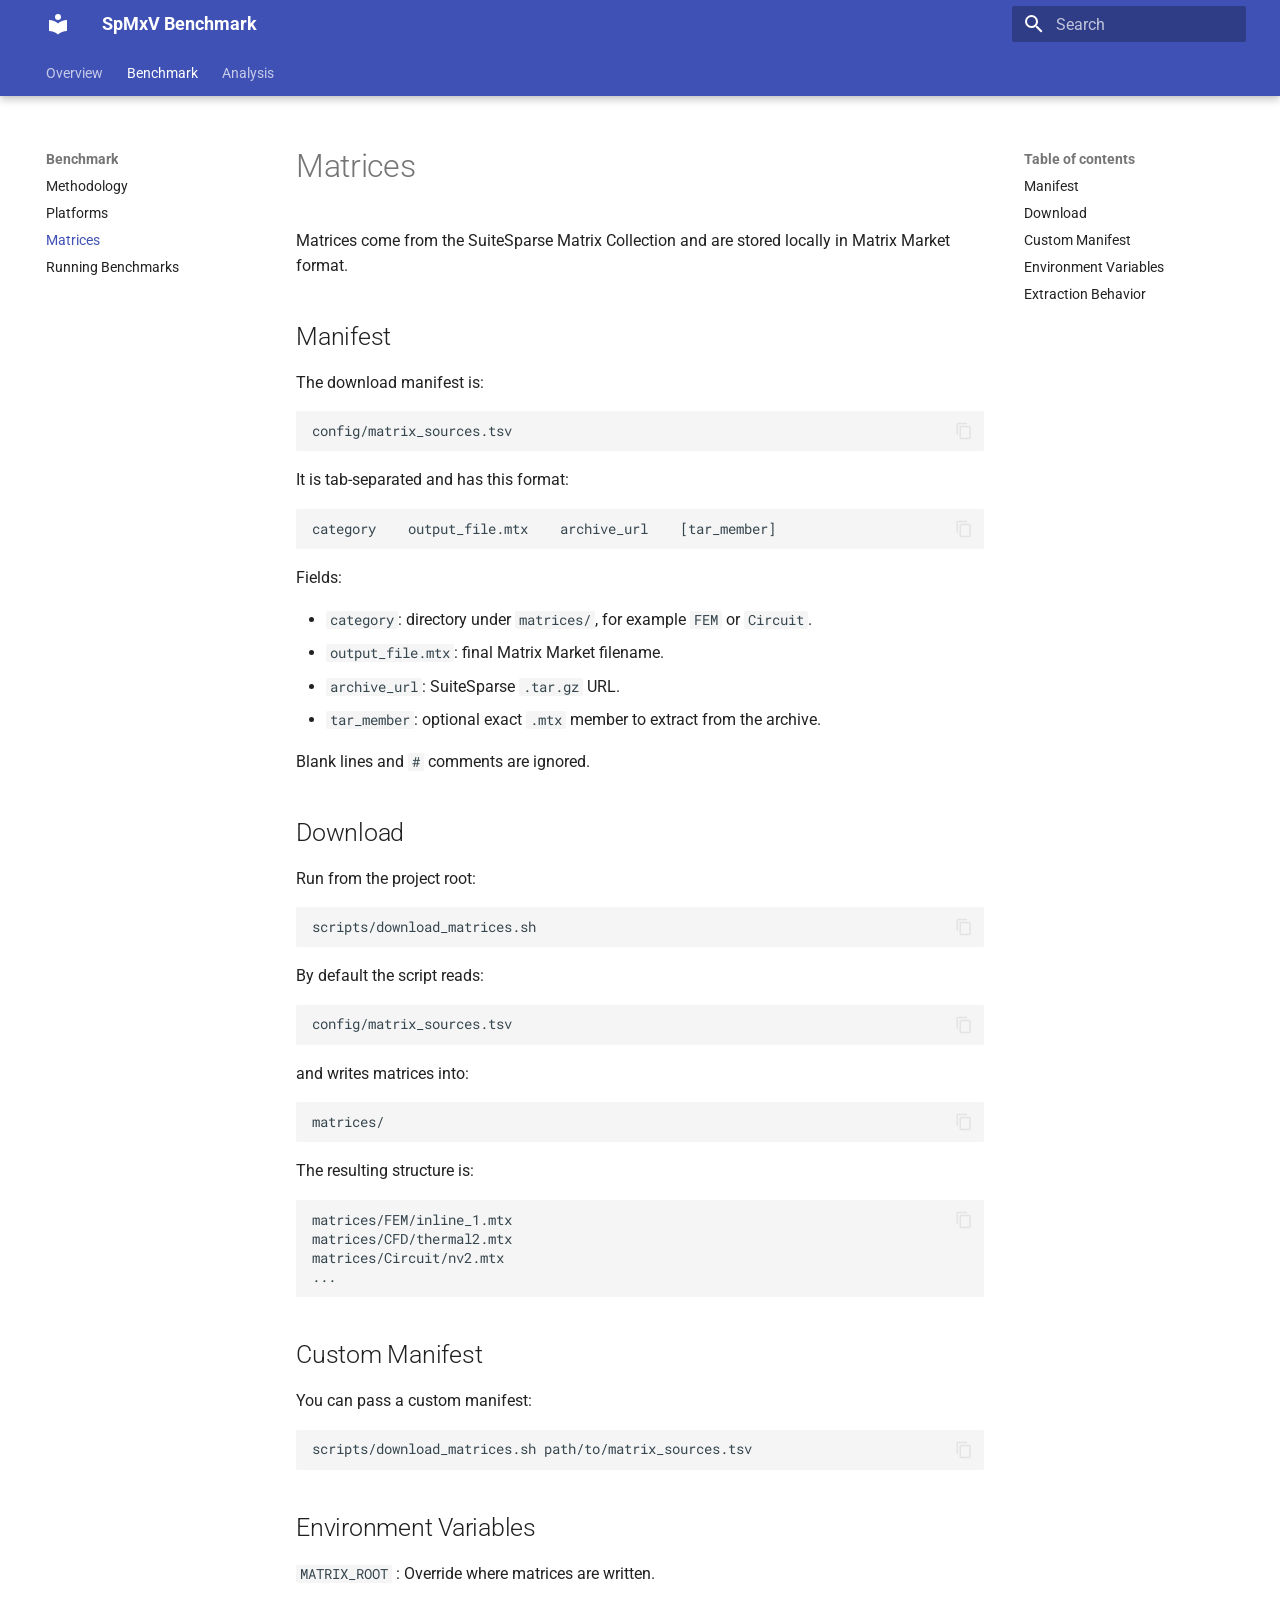
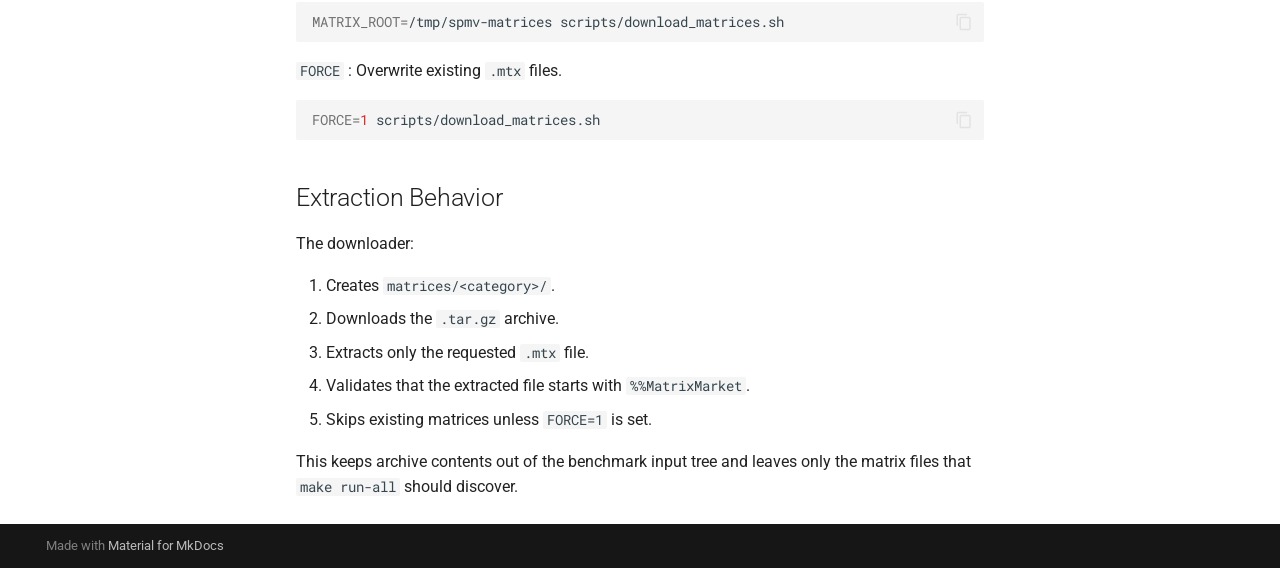
<file: matrices/index.html>
<!doctype html>
<html lang="en" class="no-js">
  <head>
    
      <meta charset="utf-8">
      <meta name="viewport" content="width=device-width,initial-scale=1">
      
        <meta name="description" content="Documentation for the sparse matrix-vector multiplication benchmark.">
      
      
      
      
        <link rel="prev" href="../platforms/">
      
      
        <link rel="next" href="../running/">
      
      
        
      
      
      <link rel="icon" href="../assets/images/favicon.png">
      <meta name="generator" content="mkdocs-1.6.1, mkdocs-material-9.7.6">
    
    
      
        <title>Matrices - SpMxV Benchmark</title>
      
    
    
      <link rel="stylesheet" href="../assets/stylesheets/main.484c7ddc.min.css">
      
        
        <link rel="stylesheet" href="../assets/stylesheets/palette.ab4e12ef.min.css">
      
      


    
    
      
    
    
      
        
        
        <link rel="preconnect" href="https://fonts.gstatic.com" crossorigin>
        <link rel="stylesheet" href="https://fonts.googleapis.com/css?family=Roboto:300,300i,400,400i,700,700i%7CRoboto+Mono:400,400i,700,700i&display=fallback">
        <style>:root{--md-text-font:"Roboto";--md-code-font:"Roboto Mono"}</style>
      
    
    
    <script>__md_scope=new URL("..",location),__md_hash=e=>[...e].reduce(((e,_)=>(e<<5)-e+_.charCodeAt(0)),0),__md_get=(e,_=localStorage,t=__md_scope)=>JSON.parse(_.getItem(t.pathname+"."+e)),__md_set=(e,_,t=localStorage,a=__md_scope)=>{try{t.setItem(a.pathname+"."+e,JSON.stringify(_))}catch(e){}}</script>
    
      

    
    
  </head>
  
  
    
    
    
    
    
    <body dir="ltr" data-md-color-scheme="default" data-md-color-primary="indigo" data-md-color-accent="indigo">
  
    
    <input class="md-toggle" data-md-toggle="drawer" type="checkbox" id="__drawer" autocomplete="off">
    <input class="md-toggle" data-md-toggle="search" type="checkbox" id="__search" autocomplete="off">
    <label class="md-overlay" for="__drawer"></label>
    <div data-md-component="skip">
      
        
        <a href="#matrices" class="md-skip">
          Skip to content
        </a>
      
    </div>
    <div data-md-component="announce">
      
    </div>
    
    
      

  

<header class="md-header md-header--shadow md-header--lifted" data-md-component="header">
  <nav class="md-header__inner md-grid" aria-label="Header">
    <a href=".." title="SpMxV Benchmark" class="md-header__button md-logo" aria-label="SpMxV Benchmark" data-md-component="logo">
      
  
  <svg xmlns="http://www.w3.org/2000/svg" viewBox="0 0 24 24"><path d="M12 8a3 3 0 0 0 3-3 3 3 0 0 0-3-3 3 3 0 0 0-3 3 3 3 0 0 0 3 3m0 3.54C9.64 9.35 6.5 8 3 8v11c3.5 0 6.64 1.35 9 3.54 2.36-2.19 5.5-3.54 9-3.54V8c-3.5 0-6.64 1.35-9 3.54"/></svg>

    </a>
    <label class="md-header__button md-icon" for="__drawer">
      
      <svg xmlns="http://www.w3.org/2000/svg" viewBox="0 0 24 24"><path d="M3 6h18v2H3zm0 5h18v2H3zm0 5h18v2H3z"/></svg>
    </label>
    <div class="md-header__title" data-md-component="header-title">
      <div class="md-header__ellipsis">
        <div class="md-header__topic">
          <span class="md-ellipsis">
            SpMxV Benchmark
          </span>
        </div>
        <div class="md-header__topic" data-md-component="header-topic">
          <span class="md-ellipsis">
            
              Matrices
            
          </span>
        </div>
      </div>
    </div>
    
      
    
    
    
    
      
      
        <label class="md-header__button md-icon" for="__search">
          
          <svg xmlns="http://www.w3.org/2000/svg" viewBox="0 0 24 24"><path d="M9.5 3A6.5 6.5 0 0 1 16 9.5c0 1.61-.59 3.09-1.56 4.23l.27.27h.79l5 5-1.5 1.5-5-5v-.79l-.27-.27A6.52 6.52 0 0 1 9.5 16 6.5 6.5 0 0 1 3 9.5 6.5 6.5 0 0 1 9.5 3m0 2C7 5 5 7 5 9.5S7 14 9.5 14 14 12 14 9.5 12 5 9.5 5"/></svg>
        </label>
        <div class="md-search" data-md-component="search" role="dialog">
  <label class="md-search__overlay" for="__search"></label>
  <div class="md-search__inner" role="search">
    <form class="md-search__form" name="search">
      <input type="text" class="md-search__input" name="query" aria-label="Search" placeholder="Search" autocapitalize="off" autocorrect="off" autocomplete="off" spellcheck="false" data-md-component="search-query" required>
      <label class="md-search__icon md-icon" for="__search">
        
        <svg xmlns="http://www.w3.org/2000/svg" viewBox="0 0 24 24"><path d="M9.5 3A6.5 6.5 0 0 1 16 9.5c0 1.61-.59 3.09-1.56 4.23l.27.27h.79l5 5-1.5 1.5-5-5v-.79l-.27-.27A6.52 6.52 0 0 1 9.5 16 6.5 6.5 0 0 1 3 9.5 6.5 6.5 0 0 1 9.5 3m0 2C7 5 5 7 5 9.5S7 14 9.5 14 14 12 14 9.5 12 5 9.5 5"/></svg>
        
        <svg xmlns="http://www.w3.org/2000/svg" viewBox="0 0 24 24"><path d="M20 11v2H8l5.5 5.5-1.42 1.42L4.16 12l7.92-7.92L13.5 5.5 8 11z"/></svg>
      </label>
      <nav class="md-search__options" aria-label="Search">
        
        <button type="reset" class="md-search__icon md-icon" title="Clear" aria-label="Clear" tabindex="-1">
          
          <svg xmlns="http://www.w3.org/2000/svg" viewBox="0 0 24 24"><path d="M19 6.41 17.59 5 12 10.59 6.41 5 5 6.41 10.59 12 5 17.59 6.41 19 12 13.41 17.59 19 19 17.59 13.41 12z"/></svg>
        </button>
      </nav>
      
        <div class="md-search__suggest" data-md-component="search-suggest"></div>
      
    </form>
    <div class="md-search__output">
      <div class="md-search__scrollwrap" tabindex="0" data-md-scrollfix>
        <div class="md-search-result" data-md-component="search-result">
          <div class="md-search-result__meta">
            Initializing search
          </div>
          <ol class="md-search-result__list" role="presentation"></ol>
        </div>
      </div>
    </div>
  </div>
</div>
      
    
    
  </nav>
  
    
      
<nav class="md-tabs" aria-label="Tabs" data-md-component="tabs">
  <div class="md-grid">
    <ul class="md-tabs__list">
      
        
  
  
  
  
    
    
      <li class="md-tabs__item">
        <a href=".." class="md-tabs__link">
          
  
  
  Overview

        </a>
      </li>
    
  

      
        
  
  
  
    
  
  
    
    
      <li class="md-tabs__item md-tabs__item--active">
        <a href="../methodology/" class="md-tabs__link">
          
  
  
  Benchmark

        </a>
      </li>
    
  

      
        
  
  
  
  
    
    
      <li class="md-tabs__item">
        <a href="../analysis/" class="md-tabs__link">
          
  
  
  Analysis

        </a>
      </li>
    
  

      
    </ul>
  </div>
</nav>
    
  
</header>
    
    <div class="md-container" data-md-component="container">
      
      
        
      
      <main class="md-main" data-md-component="main">
        <div class="md-main__inner md-grid">
          
            
              
              <div class="md-sidebar md-sidebar--primary" data-md-component="sidebar" data-md-type="navigation" >
                <div class="md-sidebar__scrollwrap">
                  <div class="md-sidebar__inner">
                    


  


<nav class="md-nav md-nav--primary md-nav--lifted" aria-label="Navigation" data-md-level="0">
  <label class="md-nav__title" for="__drawer">
    <a href=".." title="SpMxV Benchmark" class="md-nav__button md-logo" aria-label="SpMxV Benchmark" data-md-component="logo">
      
  
  <svg xmlns="http://www.w3.org/2000/svg" viewBox="0 0 24 24"><path d="M12 8a3 3 0 0 0 3-3 3 3 0 0 0-3-3 3 3 0 0 0-3 3 3 3 0 0 0 3 3m0 3.54C9.64 9.35 6.5 8 3 8v11c3.5 0 6.64 1.35 9 3.54 2.36-2.19 5.5-3.54 9-3.54V8c-3.5 0-6.64 1.35-9 3.54"/></svg>

    </a>
    SpMxV Benchmark
  </label>
  
  <ul class="md-nav__list" data-md-scrollfix>
    
      
      
  
  
  
  
    
    
    
    
      
      
        
      
    
    
    <li class="md-nav__item md-nav__item--nested">
      
        
        
          
        
        <input class="md-nav__toggle md-toggle md-toggle--indeterminate" type="checkbox" id="__nav_1" >
        
          
          <label class="md-nav__link" for="__nav_1" id="__nav_1_label" tabindex="0">
            
  
  
  <span class="md-ellipsis">
    
  
    Overview
  

    
  </span>
  
  

            <span class="md-nav__icon md-icon"></span>
          </label>
        
        <nav class="md-nav" data-md-level="1" aria-labelledby="__nav_1_label" aria-expanded="false">
          <label class="md-nav__title" for="__nav_1">
            <span class="md-nav__icon md-icon"></span>
            
  
    Overview
  

          </label>
          <ul class="md-nav__list" data-md-scrollfix>
            
              
                
  
  
  
  
    <li class="md-nav__item">
      <a href=".." class="md-nav__link">
        
  
  
  <span class="md-ellipsis">
    
  
    Home
  

    
  </span>
  
  

      </a>
    </li>
  

              
            
              
                
  
  
  
  
    <li class="md-nav__item">
      <a href="../structure/" class="md-nav__link">
        
  
  
  <span class="md-ellipsis">
    
  
    Project Structure
  

    
  </span>
  
  

      </a>
    </li>
  

              
            
          </ul>
        </nav>
      
    </li>
  

    
      
      
  
  
    
  
  
  
    
    
    
    
      
        
        
      
      
        
      
    
    
    <li class="md-nav__item md-nav__item--active md-nav__item--section md-nav__item--nested">
      
        
        
        <input class="md-nav__toggle md-toggle " type="checkbox" id="__nav_2" checked>
        
          
          <label class="md-nav__link" for="__nav_2" id="__nav_2_label" tabindex="">
            
  
  
  <span class="md-ellipsis">
    
  
    Benchmark
  

    
  </span>
  
  

            <span class="md-nav__icon md-icon"></span>
          </label>
        
        <nav class="md-nav" data-md-level="1" aria-labelledby="__nav_2_label" aria-expanded="true">
          <label class="md-nav__title" for="__nav_2">
            <span class="md-nav__icon md-icon"></span>
            
  
    Benchmark
  

          </label>
          <ul class="md-nav__list" data-md-scrollfix>
            
              
                
  
  
  
  
    <li class="md-nav__item">
      <a href="../methodology/" class="md-nav__link">
        
  
  
  <span class="md-ellipsis">
    
  
    Methodology
  

    
  </span>
  
  

      </a>
    </li>
  

              
            
              
                
  
  
  
  
    <li class="md-nav__item">
      <a href="../platforms/" class="md-nav__link">
        
  
  
  <span class="md-ellipsis">
    
  
    Platforms
  

    
  </span>
  
  

      </a>
    </li>
  

              
            
              
                
  
  
    
  
  
  
    <li class="md-nav__item md-nav__item--active">
      
      <input class="md-nav__toggle md-toggle" type="checkbox" id="__toc">
      
      
        
      
      
        <label class="md-nav__link md-nav__link--active" for="__toc">
          
  
  
  <span class="md-ellipsis">
    
  
    Matrices
  

    
  </span>
  
  

          <span class="md-nav__icon md-icon"></span>
        </label>
      
      <a href="./" class="md-nav__link md-nav__link--active">
        
  
  
  <span class="md-ellipsis">
    
  
    Matrices
  

    
  </span>
  
  

      </a>
      
        

<nav class="md-nav md-nav--secondary" aria-label="Table of contents">
  
  
  
    
  
  
    <label class="md-nav__title" for="__toc">
      <span class="md-nav__icon md-icon"></span>
      Table of contents
    </label>
    <ul class="md-nav__list" data-md-component="toc" data-md-scrollfix>
      
        <li class="md-nav__item">
  <a href="#manifest" class="md-nav__link">
    <span class="md-ellipsis">
      
        Manifest
      
    </span>
  </a>
  
</li>
      
        <li class="md-nav__item">
  <a href="#download" class="md-nav__link">
    <span class="md-ellipsis">
      
        Download
      
    </span>
  </a>
  
</li>
      
        <li class="md-nav__item">
  <a href="#custom-manifest" class="md-nav__link">
    <span class="md-ellipsis">
      
        Custom Manifest
      
    </span>
  </a>
  
</li>
      
        <li class="md-nav__item">
  <a href="#environment-variables" class="md-nav__link">
    <span class="md-ellipsis">
      
        Environment Variables
      
    </span>
  </a>
  
</li>
      
        <li class="md-nav__item">
  <a href="#extraction-behavior" class="md-nav__link">
    <span class="md-ellipsis">
      
        Extraction Behavior
      
    </span>
  </a>
  
</li>
      
    </ul>
  
</nav>
      
    </li>
  

              
            
              
                
  
  
  
  
    <li class="md-nav__item">
      <a href="../running/" class="md-nav__link">
        
  
  
  <span class="md-ellipsis">
    
  
    Running Benchmarks
  

    
  </span>
  
  

      </a>
    </li>
  

              
            
          </ul>
        </nav>
      
    </li>
  

    
      
      
  
  
  
  
    
    
    
    
      
      
        
      
    
    
    <li class="md-nav__item md-nav__item--nested">
      
        
        
          
        
        <input class="md-nav__toggle md-toggle md-toggle--indeterminate" type="checkbox" id="__nav_3" >
        
          
          <label class="md-nav__link" for="__nav_3" id="__nav_3_label" tabindex="0">
            
  
  
  <span class="md-ellipsis">
    
  
    Analysis
  

    
  </span>
  
  

            <span class="md-nav__icon md-icon"></span>
          </label>
        
        <nav class="md-nav" data-md-level="1" aria-labelledby="__nav_3_label" aria-expanded="false">
          <label class="md-nav__title" for="__nav_3">
            <span class="md-nav__icon md-icon"></span>
            
  
    Analysis
  

          </label>
          <ul class="md-nav__list" data-md-scrollfix>
            
              
                
  
  
  
  
    <li class="md-nav__item">
      <a href="../analysis/" class="md-nav__link">
        
  
  
  <span class="md-ellipsis">
    
  
    Analysis Pipeline
  

    
  </span>
  
  

      </a>
    </li>
  

              
            
              
                
  
  
  
  
    <li class="md-nav__item">
      <a href="../results/" class="md-nav__link">
        
  
  
  <span class="md-ellipsis">
    
  
    Result Figures
  

    
  </span>
  
  

      </a>
    </li>
  

              
            
          </ul>
        </nav>
      
    </li>
  

    
  </ul>
</nav>
                  </div>
                </div>
              </div>
            
            
              
              <div class="md-sidebar md-sidebar--secondary" data-md-component="sidebar" data-md-type="toc" >
                <div class="md-sidebar__scrollwrap">
                  <div class="md-sidebar__inner">
                    

<nav class="md-nav md-nav--secondary" aria-label="Table of contents">
  
  
  
    
  
  
    <label class="md-nav__title" for="__toc">
      <span class="md-nav__icon md-icon"></span>
      Table of contents
    </label>
    <ul class="md-nav__list" data-md-component="toc" data-md-scrollfix>
      
        <li class="md-nav__item">
  <a href="#manifest" class="md-nav__link">
    <span class="md-ellipsis">
      
        Manifest
      
    </span>
  </a>
  
</li>
      
        <li class="md-nav__item">
  <a href="#download" class="md-nav__link">
    <span class="md-ellipsis">
      
        Download
      
    </span>
  </a>
  
</li>
      
        <li class="md-nav__item">
  <a href="#custom-manifest" class="md-nav__link">
    <span class="md-ellipsis">
      
        Custom Manifest
      
    </span>
  </a>
  
</li>
      
        <li class="md-nav__item">
  <a href="#environment-variables" class="md-nav__link">
    <span class="md-ellipsis">
      
        Environment Variables
      
    </span>
  </a>
  
</li>
      
        <li class="md-nav__item">
  <a href="#extraction-behavior" class="md-nav__link">
    <span class="md-ellipsis">
      
        Extraction Behavior
      
    </span>
  </a>
  
</li>
      
    </ul>
  
</nav>
                  </div>
                </div>
              </div>
            
          
          
            <div class="md-content" data-md-component="content">
              
                




              
              <article class="md-content__inner md-typeset">
                
                  



<h1 id="matrices">Matrices<a class="headerlink" href="#matrices" title="Permanent link">&para;</a></h1>
<p>Matrices come from the SuiteSparse Matrix Collection and are stored locally in
Matrix Market format.</p>
<h2 id="manifest">Manifest<a class="headerlink" href="#manifest" title="Permanent link">&para;</a></h2>
<p>The download manifest is:</p>
<div class="highlight"><pre><span></span><code>config/matrix_sources.tsv
</code></pre></div>
<p>It is tab-separated and has this format:</p>
<div class="highlight"><pre><span></span><code>category    output_file.mtx    archive_url    [tar_member]
</code></pre></div>
<p>Fields:</p>
<ul>
<li><code>category</code>: directory under <code>matrices/</code>, for example <code>FEM</code> or <code>Circuit</code>.</li>
<li><code>output_file.mtx</code>: final Matrix Market filename.</li>
<li><code>archive_url</code>: SuiteSparse <code>.tar.gz</code> URL.</li>
<li><code>tar_member</code>: optional exact <code>.mtx</code> member to extract from the archive.</li>
</ul>
<p>Blank lines and <code>#</code> comments are ignored.</p>
<h2 id="download">Download<a class="headerlink" href="#download" title="Permanent link">&para;</a></h2>
<p>Run from the project root:</p>
<div class="highlight"><pre><span></span><code>scripts/download_matrices.sh
</code></pre></div>
<p>By default the script reads:</p>
<div class="highlight"><pre><span></span><code>config/matrix_sources.tsv
</code></pre></div>
<p>and writes matrices into:</p>
<div class="highlight"><pre><span></span><code>matrices/
</code></pre></div>
<p>The resulting structure is:</p>
<div class="highlight"><pre><span></span><code>matrices/FEM/inline_1.mtx
matrices/CFD/thermal2.mtx
matrices/Circuit/nv2.mtx
...
</code></pre></div>
<h2 id="custom-manifest">Custom Manifest<a class="headerlink" href="#custom-manifest" title="Permanent link">&para;</a></h2>
<p>You can pass a custom manifest:</p>
<div class="highlight"><pre><span></span><code>scripts/download_matrices.sh<span class="w"> </span>path/to/matrix_sources.tsv
</code></pre></div>
<h2 id="environment-variables">Environment Variables<a class="headerlink" href="#environment-variables" title="Permanent link">&para;</a></h2>
<p><code>MATRIX_ROOT</code>
: Override where matrices are written.</p>
<div class="highlight"><pre><span></span><code><span class="nv">MATRIX_ROOT</span><span class="o">=</span>/tmp/spmv-matrices<span class="w"> </span>scripts/download_matrices.sh
</code></pre></div>
<p><code>FORCE</code>
: Overwrite existing <code>.mtx</code> files.</p>
<div class="highlight"><pre><span></span><code><span class="nv">FORCE</span><span class="o">=</span><span class="m">1</span><span class="w"> </span>scripts/download_matrices.sh
</code></pre></div>
<h2 id="extraction-behavior">Extraction Behavior<a class="headerlink" href="#extraction-behavior" title="Permanent link">&para;</a></h2>
<p>The downloader:</p>
<ol>
<li>Creates <code>matrices/&lt;category&gt;/</code>.</li>
<li>Downloads the <code>.tar.gz</code> archive.</li>
<li>Extracts only the requested <code>.mtx</code> file.</li>
<li>Validates that the extracted file starts with <code>%%MatrixMarket</code>.</li>
<li>Skips existing matrices unless <code>FORCE=1</code> is set.</li>
</ol>
<p>This keeps archive contents out of the benchmark input tree and leaves only the
matrix files that <code>make run-all</code> should discover.</p>












                
              </article>
            </div>
          
          
  <script>var tabs=__md_get("__tabs");if(Array.isArray(tabs))e:for(var set of document.querySelectorAll(".tabbed-set")){var labels=set.querySelector(".tabbed-labels");for(var tab of tabs)for(var label of labels.getElementsByTagName("label"))if(label.innerText.trim()===tab){var input=document.getElementById(label.htmlFor);input.checked=!0;continue e}}</script>

<script>var target=document.getElementById(location.hash.slice(1));target&&target.name&&(target.checked=target.name.startsWith("__tabbed_"))</script>
        </div>
        
          <button type="button" class="md-top md-icon" data-md-component="top" hidden>
  
  <svg xmlns="http://www.w3.org/2000/svg" viewBox="0 0 24 24"><path d="M13 20h-2V8l-5.5 5.5-1.42-1.42L12 4.16l7.92 7.92-1.42 1.42L13 8z"/></svg>
  Back to top
</button>
        
      </main>
      
        <footer class="md-footer">
  
  <div class="md-footer-meta md-typeset">
    <div class="md-footer-meta__inner md-grid">
      <div class="md-copyright">
  
  
    Made with
    <a href="https://squidfunk.github.io/mkdocs-material/" target="_blank" rel="noopener">
      Material for MkDocs
    </a>
  
</div>
      
    </div>
  </div>
</footer>
      
    </div>
    <div class="md-dialog" data-md-component="dialog">
      <div class="md-dialog__inner md-typeset"></div>
    </div>
    
    
    
      
      
      <script id="__config" type="application/json">{"annotate": null, "base": "..", "features": ["navigation.tabs", "navigation.tabs.sticky", "navigation.sections", "navigation.expand", "navigation.path", "navigation.top", "content.code.copy", "content.tabs.link", "search.highlight", "search.suggest"], "search": "../assets/javascripts/workers/search.2c215733.min.js", "tags": null, "translations": {"clipboard.copied": "Copied to clipboard", "clipboard.copy": "Copy to clipboard", "search.result.more.one": "1 more on this page", "search.result.more.other": "# more on this page", "search.result.none": "No matching documents", "search.result.one": "1 matching document", "search.result.other": "# matching documents", "search.result.placeholder": "Type to start searching", "search.result.term.missing": "Missing", "select.version": "Select version"}, "version": null}</script>
    
    
      <script src="../assets/javascripts/bundle.79ae519e.min.js"></script>
      
    
  </body>
</html>
</file>
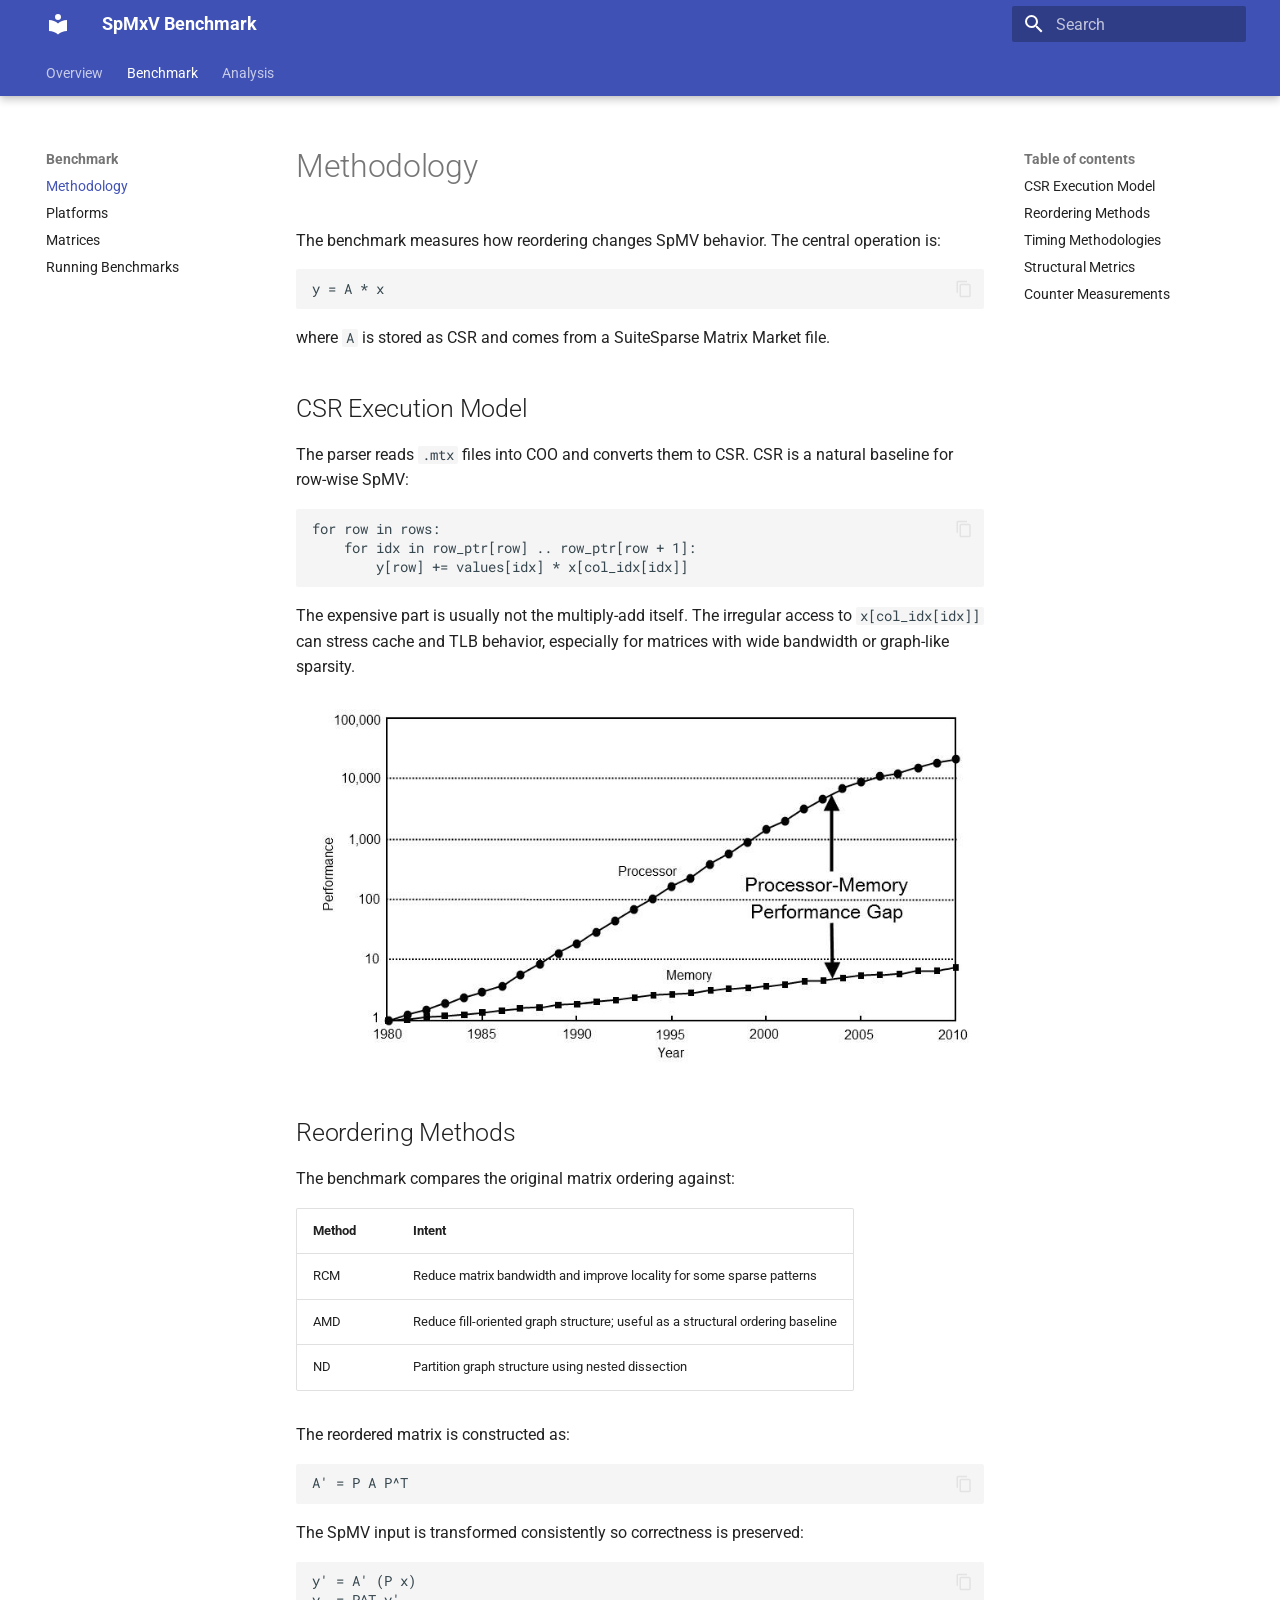
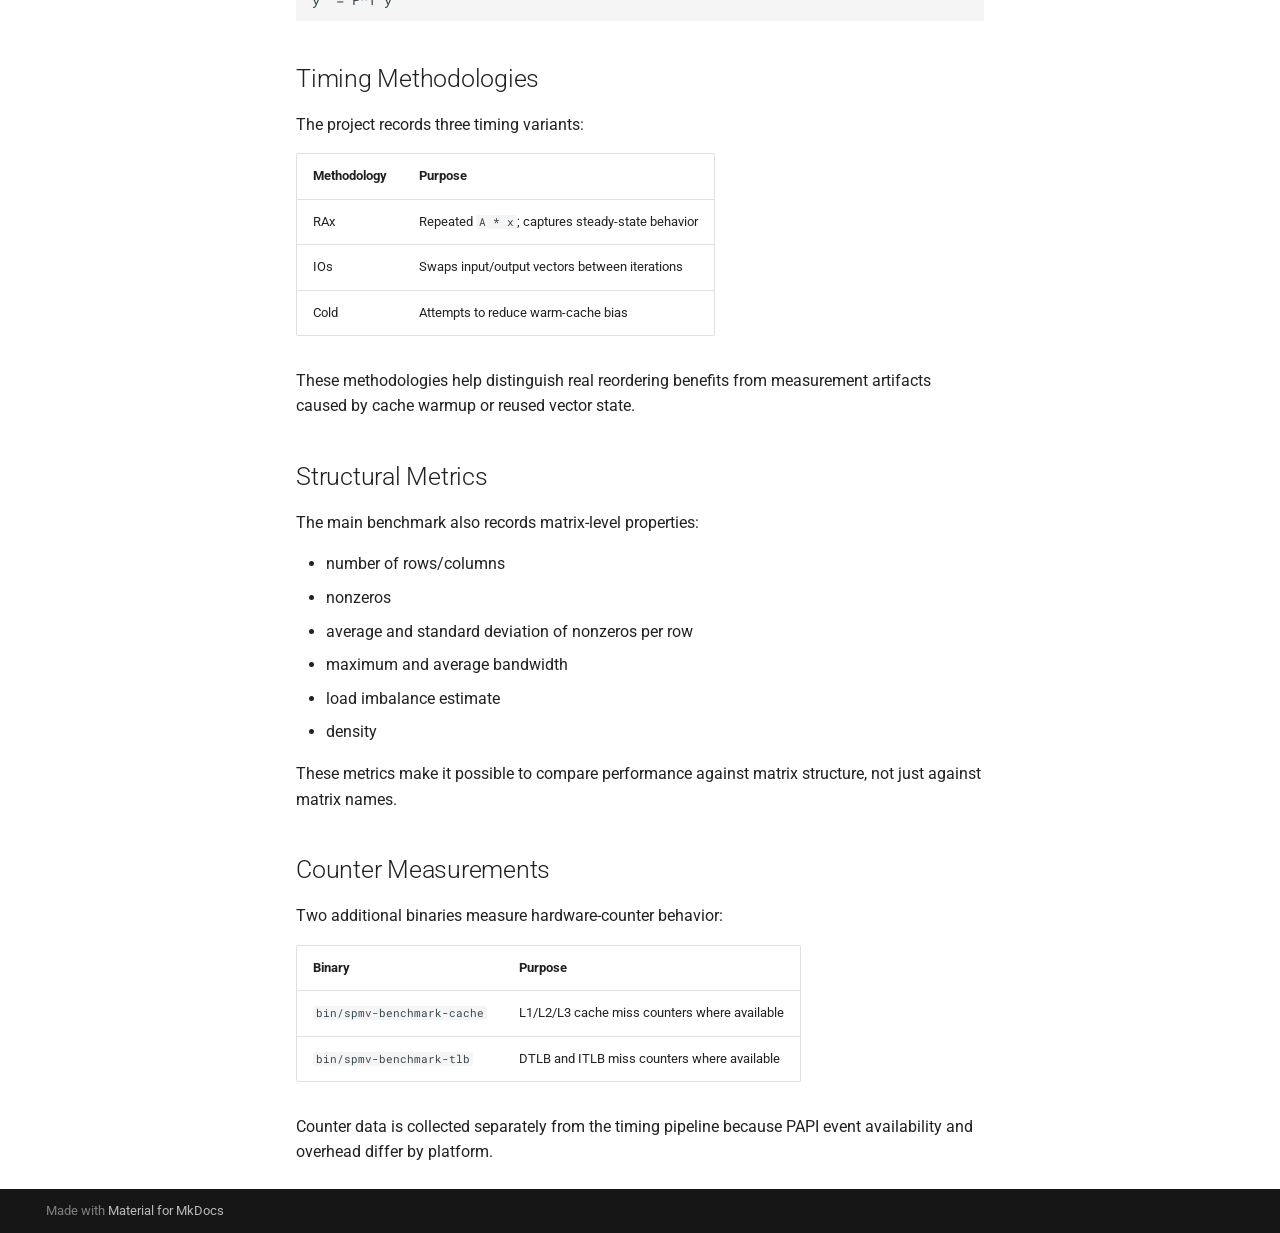
<file: methodology/index.html>
<!doctype html>
<html lang="en" class="no-js">
  <head>
    
      <meta charset="utf-8">
      <meta name="viewport" content="width=device-width,initial-scale=1">
      
        <meta name="description" content="Documentation for the sparse matrix-vector multiplication benchmark.">
      
      
      
      
        <link rel="prev" href="../structure/">
      
      
        <link rel="next" href="../platforms/">
      
      
        
      
      
      <link rel="icon" href="../assets/images/favicon.png">
      <meta name="generator" content="mkdocs-1.6.1, mkdocs-material-9.7.6">
    
    
      
        <title>Methodology - SpMxV Benchmark</title>
      
    
    
      <link rel="stylesheet" href="../assets/stylesheets/main.484c7ddc.min.css">
      
        
        <link rel="stylesheet" href="../assets/stylesheets/palette.ab4e12ef.min.css">
      
      


    
    
      
    
    
      
        
        
        <link rel="preconnect" href="https://fonts.gstatic.com" crossorigin>
        <link rel="stylesheet" href="https://fonts.googleapis.com/css?family=Roboto:300,300i,400,400i,700,700i%7CRoboto+Mono:400,400i,700,700i&display=fallback">
        <style>:root{--md-text-font:"Roboto";--md-code-font:"Roboto Mono"}</style>
      
    
    
    <script>__md_scope=new URL("..",location),__md_hash=e=>[...e].reduce(((e,_)=>(e<<5)-e+_.charCodeAt(0)),0),__md_get=(e,_=localStorage,t=__md_scope)=>JSON.parse(_.getItem(t.pathname+"."+e)),__md_set=(e,_,t=localStorage,a=__md_scope)=>{try{t.setItem(a.pathname+"."+e,JSON.stringify(_))}catch(e){}}</script>
    
      

    
    
  </head>
  
  
    
    
    
    
    
    <body dir="ltr" data-md-color-scheme="default" data-md-color-primary="indigo" data-md-color-accent="indigo">
  
    
    <input class="md-toggle" data-md-toggle="drawer" type="checkbox" id="__drawer" autocomplete="off">
    <input class="md-toggle" data-md-toggle="search" type="checkbox" id="__search" autocomplete="off">
    <label class="md-overlay" for="__drawer"></label>
    <div data-md-component="skip">
      
        
        <a href="#methodology" class="md-skip">
          Skip to content
        </a>
      
    </div>
    <div data-md-component="announce">
      
    </div>
    
    
      

  

<header class="md-header md-header--shadow md-header--lifted" data-md-component="header">
  <nav class="md-header__inner md-grid" aria-label="Header">
    <a href=".." title="SpMxV Benchmark" class="md-header__button md-logo" aria-label="SpMxV Benchmark" data-md-component="logo">
      
  
  <svg xmlns="http://www.w3.org/2000/svg" viewBox="0 0 24 24"><path d="M12 8a3 3 0 0 0 3-3 3 3 0 0 0-3-3 3 3 0 0 0-3 3 3 3 0 0 0 3 3m0 3.54C9.64 9.35 6.5 8 3 8v11c3.5 0 6.64 1.35 9 3.54 2.36-2.19 5.5-3.54 9-3.54V8c-3.5 0-6.64 1.35-9 3.54"/></svg>

    </a>
    <label class="md-header__button md-icon" for="__drawer">
      
      <svg xmlns="http://www.w3.org/2000/svg" viewBox="0 0 24 24"><path d="M3 6h18v2H3zm0 5h18v2H3zm0 5h18v2H3z"/></svg>
    </label>
    <div class="md-header__title" data-md-component="header-title">
      <div class="md-header__ellipsis">
        <div class="md-header__topic">
          <span class="md-ellipsis">
            SpMxV Benchmark
          </span>
        </div>
        <div class="md-header__topic" data-md-component="header-topic">
          <span class="md-ellipsis">
            
              Methodology
            
          </span>
        </div>
      </div>
    </div>
    
      
    
    
    
    
      
      
        <label class="md-header__button md-icon" for="__search">
          
          <svg xmlns="http://www.w3.org/2000/svg" viewBox="0 0 24 24"><path d="M9.5 3A6.5 6.5 0 0 1 16 9.5c0 1.61-.59 3.09-1.56 4.23l.27.27h.79l5 5-1.5 1.5-5-5v-.79l-.27-.27A6.52 6.52 0 0 1 9.5 16 6.5 6.5 0 0 1 3 9.5 6.5 6.5 0 0 1 9.5 3m0 2C7 5 5 7 5 9.5S7 14 9.5 14 14 12 14 9.5 12 5 9.5 5"/></svg>
        </label>
        <div class="md-search" data-md-component="search" role="dialog">
  <label class="md-search__overlay" for="__search"></label>
  <div class="md-search__inner" role="search">
    <form class="md-search__form" name="search">
      <input type="text" class="md-search__input" name="query" aria-label="Search" placeholder="Search" autocapitalize="off" autocorrect="off" autocomplete="off" spellcheck="false" data-md-component="search-query" required>
      <label class="md-search__icon md-icon" for="__search">
        
        <svg xmlns="http://www.w3.org/2000/svg" viewBox="0 0 24 24"><path d="M9.5 3A6.5 6.5 0 0 1 16 9.5c0 1.61-.59 3.09-1.56 4.23l.27.27h.79l5 5-1.5 1.5-5-5v-.79l-.27-.27A6.52 6.52 0 0 1 9.5 16 6.5 6.5 0 0 1 3 9.5 6.5 6.5 0 0 1 9.5 3m0 2C7 5 5 7 5 9.5S7 14 9.5 14 14 12 14 9.5 12 5 9.5 5"/></svg>
        
        <svg xmlns="http://www.w3.org/2000/svg" viewBox="0 0 24 24"><path d="M20 11v2H8l5.5 5.5-1.42 1.42L4.16 12l7.92-7.92L13.5 5.5 8 11z"/></svg>
      </label>
      <nav class="md-search__options" aria-label="Search">
        
        <button type="reset" class="md-search__icon md-icon" title="Clear" aria-label="Clear" tabindex="-1">
          
          <svg xmlns="http://www.w3.org/2000/svg" viewBox="0 0 24 24"><path d="M19 6.41 17.59 5 12 10.59 6.41 5 5 6.41 10.59 12 5 17.59 6.41 19 12 13.41 17.59 19 19 17.59 13.41 12z"/></svg>
        </button>
      </nav>
      
        <div class="md-search__suggest" data-md-component="search-suggest"></div>
      
    </form>
    <div class="md-search__output">
      <div class="md-search__scrollwrap" tabindex="0" data-md-scrollfix>
        <div class="md-search-result" data-md-component="search-result">
          <div class="md-search-result__meta">
            Initializing search
          </div>
          <ol class="md-search-result__list" role="presentation"></ol>
        </div>
      </div>
    </div>
  </div>
</div>
      
    
    
  </nav>
  
    
      
<nav class="md-tabs" aria-label="Tabs" data-md-component="tabs">
  <div class="md-grid">
    <ul class="md-tabs__list">
      
        
  
  
  
  
    
    
      <li class="md-tabs__item">
        <a href=".." class="md-tabs__link">
          
  
  
  Overview

        </a>
      </li>
    
  

      
        
  
  
  
    
  
  
    
    
      <li class="md-tabs__item md-tabs__item--active">
        <a href="./" class="md-tabs__link">
          
  
  
  Benchmark

        </a>
      </li>
    
  

      
        
  
  
  
  
    
    
      <li class="md-tabs__item">
        <a href="../analysis/" class="md-tabs__link">
          
  
  
  Analysis

        </a>
      </li>
    
  

      
    </ul>
  </div>
</nav>
    
  
</header>
    
    <div class="md-container" data-md-component="container">
      
      
        
      
      <main class="md-main" data-md-component="main">
        <div class="md-main__inner md-grid">
          
            
              
              <div class="md-sidebar md-sidebar--primary" data-md-component="sidebar" data-md-type="navigation" >
                <div class="md-sidebar__scrollwrap">
                  <div class="md-sidebar__inner">
                    


  


<nav class="md-nav md-nav--primary md-nav--lifted" aria-label="Navigation" data-md-level="0">
  <label class="md-nav__title" for="__drawer">
    <a href=".." title="SpMxV Benchmark" class="md-nav__button md-logo" aria-label="SpMxV Benchmark" data-md-component="logo">
      
  
  <svg xmlns="http://www.w3.org/2000/svg" viewBox="0 0 24 24"><path d="M12 8a3 3 0 0 0 3-3 3 3 0 0 0-3-3 3 3 0 0 0-3 3 3 3 0 0 0 3 3m0 3.54C9.64 9.35 6.5 8 3 8v11c3.5 0 6.64 1.35 9 3.54 2.36-2.19 5.5-3.54 9-3.54V8c-3.5 0-6.64 1.35-9 3.54"/></svg>

    </a>
    SpMxV Benchmark
  </label>
  
  <ul class="md-nav__list" data-md-scrollfix>
    
      
      
  
  
  
  
    
    
    
    
      
      
        
      
    
    
    <li class="md-nav__item md-nav__item--nested">
      
        
        
          
        
        <input class="md-nav__toggle md-toggle md-toggle--indeterminate" type="checkbox" id="__nav_1" >
        
          
          <label class="md-nav__link" for="__nav_1" id="__nav_1_label" tabindex="0">
            
  
  
  <span class="md-ellipsis">
    
  
    Overview
  

    
  </span>
  
  

            <span class="md-nav__icon md-icon"></span>
          </label>
        
        <nav class="md-nav" data-md-level="1" aria-labelledby="__nav_1_label" aria-expanded="false">
          <label class="md-nav__title" for="__nav_1">
            <span class="md-nav__icon md-icon"></span>
            
  
    Overview
  

          </label>
          <ul class="md-nav__list" data-md-scrollfix>
            
              
                
  
  
  
  
    <li class="md-nav__item">
      <a href=".." class="md-nav__link">
        
  
  
  <span class="md-ellipsis">
    
  
    Home
  

    
  </span>
  
  

      </a>
    </li>
  

              
            
              
                
  
  
  
  
    <li class="md-nav__item">
      <a href="../structure/" class="md-nav__link">
        
  
  
  <span class="md-ellipsis">
    
  
    Project Structure
  

    
  </span>
  
  

      </a>
    </li>
  

              
            
          </ul>
        </nav>
      
    </li>
  

    
      
      
  
  
    
  
  
  
    
    
    
    
      
        
        
      
      
        
      
    
    
    <li class="md-nav__item md-nav__item--active md-nav__item--section md-nav__item--nested">
      
        
        
        <input class="md-nav__toggle md-toggle " type="checkbox" id="__nav_2" checked>
        
          
          <label class="md-nav__link" for="__nav_2" id="__nav_2_label" tabindex="">
            
  
  
  <span class="md-ellipsis">
    
  
    Benchmark
  

    
  </span>
  
  

            <span class="md-nav__icon md-icon"></span>
          </label>
        
        <nav class="md-nav" data-md-level="1" aria-labelledby="__nav_2_label" aria-expanded="true">
          <label class="md-nav__title" for="__nav_2">
            <span class="md-nav__icon md-icon"></span>
            
  
    Benchmark
  

          </label>
          <ul class="md-nav__list" data-md-scrollfix>
            
              
                
  
  
    
  
  
  
    <li class="md-nav__item md-nav__item--active">
      
      <input class="md-nav__toggle md-toggle" type="checkbox" id="__toc">
      
      
        
      
      
        <label class="md-nav__link md-nav__link--active" for="__toc">
          
  
  
  <span class="md-ellipsis">
    
  
    Methodology
  

    
  </span>
  
  

          <span class="md-nav__icon md-icon"></span>
        </label>
      
      <a href="./" class="md-nav__link md-nav__link--active">
        
  
  
  <span class="md-ellipsis">
    
  
    Methodology
  

    
  </span>
  
  

      </a>
      
        

<nav class="md-nav md-nav--secondary" aria-label="Table of contents">
  
  
  
    
  
  
    <label class="md-nav__title" for="__toc">
      <span class="md-nav__icon md-icon"></span>
      Table of contents
    </label>
    <ul class="md-nav__list" data-md-component="toc" data-md-scrollfix>
      
        <li class="md-nav__item">
  <a href="#csr-execution-model" class="md-nav__link">
    <span class="md-ellipsis">
      
        CSR Execution Model
      
    </span>
  </a>
  
</li>
      
        <li class="md-nav__item">
  <a href="#reordering-methods" class="md-nav__link">
    <span class="md-ellipsis">
      
        Reordering Methods
      
    </span>
  </a>
  
</li>
      
        <li class="md-nav__item">
  <a href="#timing-methodologies" class="md-nav__link">
    <span class="md-ellipsis">
      
        Timing Methodologies
      
    </span>
  </a>
  
</li>
      
        <li class="md-nav__item">
  <a href="#structural-metrics" class="md-nav__link">
    <span class="md-ellipsis">
      
        Structural Metrics
      
    </span>
  </a>
  
</li>
      
        <li class="md-nav__item">
  <a href="#counter-measurements" class="md-nav__link">
    <span class="md-ellipsis">
      
        Counter Measurements
      
    </span>
  </a>
  
</li>
      
    </ul>
  
</nav>
      
    </li>
  

              
            
              
                
  
  
  
  
    <li class="md-nav__item">
      <a href="../platforms/" class="md-nav__link">
        
  
  
  <span class="md-ellipsis">
    
  
    Platforms
  

    
  </span>
  
  

      </a>
    </li>
  

              
            
              
                
  
  
  
  
    <li class="md-nav__item">
      <a href="../matrices/" class="md-nav__link">
        
  
  
  <span class="md-ellipsis">
    
  
    Matrices
  

    
  </span>
  
  

      </a>
    </li>
  

              
            
              
                
  
  
  
  
    <li class="md-nav__item">
      <a href="../running/" class="md-nav__link">
        
  
  
  <span class="md-ellipsis">
    
  
    Running Benchmarks
  

    
  </span>
  
  

      </a>
    </li>
  

              
            
          </ul>
        </nav>
      
    </li>
  

    
      
      
  
  
  
  
    
    
    
    
      
      
        
      
    
    
    <li class="md-nav__item md-nav__item--nested">
      
        
        
          
        
        <input class="md-nav__toggle md-toggle md-toggle--indeterminate" type="checkbox" id="__nav_3" >
        
          
          <label class="md-nav__link" for="__nav_3" id="__nav_3_label" tabindex="0">
            
  
  
  <span class="md-ellipsis">
    
  
    Analysis
  

    
  </span>
  
  

            <span class="md-nav__icon md-icon"></span>
          </label>
        
        <nav class="md-nav" data-md-level="1" aria-labelledby="__nav_3_label" aria-expanded="false">
          <label class="md-nav__title" for="__nav_3">
            <span class="md-nav__icon md-icon"></span>
            
  
    Analysis
  

          </label>
          <ul class="md-nav__list" data-md-scrollfix>
            
              
                
  
  
  
  
    <li class="md-nav__item">
      <a href="../analysis/" class="md-nav__link">
        
  
  
  <span class="md-ellipsis">
    
  
    Analysis Pipeline
  

    
  </span>
  
  

      </a>
    </li>
  

              
            
              
                
  
  
  
  
    <li class="md-nav__item">
      <a href="../results/" class="md-nav__link">
        
  
  
  <span class="md-ellipsis">
    
  
    Result Figures
  

    
  </span>
  
  

      </a>
    </li>
  

              
            
          </ul>
        </nav>
      
    </li>
  

    
  </ul>
</nav>
                  </div>
                </div>
              </div>
            
            
              
              <div class="md-sidebar md-sidebar--secondary" data-md-component="sidebar" data-md-type="toc" >
                <div class="md-sidebar__scrollwrap">
                  <div class="md-sidebar__inner">
                    

<nav class="md-nav md-nav--secondary" aria-label="Table of contents">
  
  
  
    
  
  
    <label class="md-nav__title" for="__toc">
      <span class="md-nav__icon md-icon"></span>
      Table of contents
    </label>
    <ul class="md-nav__list" data-md-component="toc" data-md-scrollfix>
      
        <li class="md-nav__item">
  <a href="#csr-execution-model" class="md-nav__link">
    <span class="md-ellipsis">
      
        CSR Execution Model
      
    </span>
  </a>
  
</li>
      
        <li class="md-nav__item">
  <a href="#reordering-methods" class="md-nav__link">
    <span class="md-ellipsis">
      
        Reordering Methods
      
    </span>
  </a>
  
</li>
      
        <li class="md-nav__item">
  <a href="#timing-methodologies" class="md-nav__link">
    <span class="md-ellipsis">
      
        Timing Methodologies
      
    </span>
  </a>
  
</li>
      
        <li class="md-nav__item">
  <a href="#structural-metrics" class="md-nav__link">
    <span class="md-ellipsis">
      
        Structural Metrics
      
    </span>
  </a>
  
</li>
      
        <li class="md-nav__item">
  <a href="#counter-measurements" class="md-nav__link">
    <span class="md-ellipsis">
      
        Counter Measurements
      
    </span>
  </a>
  
</li>
      
    </ul>
  
</nav>
                  </div>
                </div>
              </div>
            
          
          
            <div class="md-content" data-md-component="content">
              
                




              
              <article class="md-content__inner md-typeset">
                
                  



<h1 id="methodology">Methodology<a class="headerlink" href="#methodology" title="Permanent link">&para;</a></h1>
<p>The benchmark measures how reordering changes SpMV behavior. The central
operation is:</p>
<div class="highlight"><pre><span></span><code>y = A * x
</code></pre></div>
<p>where <code>A</code> is stored as CSR and comes from a SuiteSparse Matrix Market file.</p>
<h2 id="csr-execution-model">CSR Execution Model<a class="headerlink" href="#csr-execution-model" title="Permanent link">&para;</a></h2>
<p>The parser reads <code>.mtx</code> files into COO and converts them to CSR. CSR is a natural
baseline for row-wise SpMV:</p>
<div class="highlight"><pre><span></span><code>for row in rows:
    for idx in row_ptr[row] .. row_ptr[row + 1]:
        y[row] += values[idx] * x[col_idx[idx]]
</code></pre></div>
<p>The expensive part is usually not the multiply-add itself. The irregular access
to <code>x[col_idx[idx]]</code> can stress cache and TLB behavior, especially for matrices
with wide bandwidth or graph-like sparsity.</p>
<p><img alt="Memory gap" src="../assets/figures/mem_gap.png" /></p>
<h2 id="reordering-methods">Reordering Methods<a class="headerlink" href="#reordering-methods" title="Permanent link">&para;</a></h2>
<p>The benchmark compares the original matrix ordering against:</p>
<table>
<thead>
<tr>
<th>Method</th>
<th>Intent</th>
</tr>
</thead>
<tbody>
<tr>
<td>RCM</td>
<td>Reduce matrix bandwidth and improve locality for some sparse patterns</td>
</tr>
<tr>
<td>AMD</td>
<td>Reduce fill-oriented graph structure; useful as a structural ordering baseline</td>
</tr>
<tr>
<td>ND</td>
<td>Partition graph structure using nested dissection</td>
</tr>
</tbody>
</table>
<p>The reordered matrix is constructed as:</p>
<div class="highlight"><pre><span></span><code>A&#39; = P A P^T
</code></pre></div>
<p>The SpMV input is transformed consistently so correctness is preserved:</p>
<div class="highlight"><pre><span></span><code>y&#39; = A&#39; (P x)
y  = P^T y&#39;
</code></pre></div>
<h2 id="timing-methodologies">Timing Methodologies<a class="headerlink" href="#timing-methodologies" title="Permanent link">&para;</a></h2>
<p>The project records three timing variants:</p>
<table>
<thead>
<tr>
<th>Methodology</th>
<th>Purpose</th>
</tr>
</thead>
<tbody>
<tr>
<td>RAx</td>
<td>Repeated <code>A * x</code>; captures steady-state behavior</td>
</tr>
<tr>
<td>IOs</td>
<td>Swaps input/output vectors between iterations</td>
</tr>
<tr>
<td>Cold</td>
<td>Attempts to reduce warm-cache bias</td>
</tr>
</tbody>
</table>
<p>These methodologies help distinguish real reordering benefits from measurement
artifacts caused by cache warmup or reused vector state.</p>
<h2 id="structural-metrics">Structural Metrics<a class="headerlink" href="#structural-metrics" title="Permanent link">&para;</a></h2>
<p>The main benchmark also records matrix-level properties:</p>
<ul>
<li>number of rows/columns</li>
<li>nonzeros</li>
<li>average and standard deviation of nonzeros per row</li>
<li>maximum and average bandwidth</li>
<li>load imbalance estimate</li>
<li>density</li>
</ul>
<p>These metrics make it possible to compare performance against matrix structure,
not just against matrix names.</p>
<h2 id="counter-measurements">Counter Measurements<a class="headerlink" href="#counter-measurements" title="Permanent link">&para;</a></h2>
<p>Two additional binaries measure hardware-counter behavior:</p>
<table>
<thead>
<tr>
<th>Binary</th>
<th>Purpose</th>
</tr>
</thead>
<tbody>
<tr>
<td><code>bin/spmv-benchmark-cache</code></td>
<td>L1/L2/L3 cache miss counters where available</td>
</tr>
<tr>
<td><code>bin/spmv-benchmark-tlb</code></td>
<td>DTLB and ITLB miss counters where available</td>
</tr>
</tbody>
</table>
<p>Counter data is collected separately from the timing pipeline because PAPI event
availability and overhead differ by platform.</p>












                
              </article>
            </div>
          
          
  <script>var tabs=__md_get("__tabs");if(Array.isArray(tabs))e:for(var set of document.querySelectorAll(".tabbed-set")){var labels=set.querySelector(".tabbed-labels");for(var tab of tabs)for(var label of labels.getElementsByTagName("label"))if(label.innerText.trim()===tab){var input=document.getElementById(label.htmlFor);input.checked=!0;continue e}}</script>

<script>var target=document.getElementById(location.hash.slice(1));target&&target.name&&(target.checked=target.name.startsWith("__tabbed_"))</script>
        </div>
        
          <button type="button" class="md-top md-icon" data-md-component="top" hidden>
  
  <svg xmlns="http://www.w3.org/2000/svg" viewBox="0 0 24 24"><path d="M13 20h-2V8l-5.5 5.5-1.42-1.42L12 4.16l7.92 7.92-1.42 1.42L13 8z"/></svg>
  Back to top
</button>
        
      </main>
      
        <footer class="md-footer">
  
  <div class="md-footer-meta md-typeset">
    <div class="md-footer-meta__inner md-grid">
      <div class="md-copyright">
  
  
    Made with
    <a href="https://squidfunk.github.io/mkdocs-material/" target="_blank" rel="noopener">
      Material for MkDocs
    </a>
  
</div>
      
    </div>
  </div>
</footer>
      
    </div>
    <div class="md-dialog" data-md-component="dialog">
      <div class="md-dialog__inner md-typeset"></div>
    </div>
    
    
    
      
      
      <script id="__config" type="application/json">{"annotate": null, "base": "..", "features": ["navigation.tabs", "navigation.tabs.sticky", "navigation.sections", "navigation.expand", "navigation.path", "navigation.top", "content.code.copy", "content.tabs.link", "search.highlight", "search.suggest"], "search": "../assets/javascripts/workers/search.2c215733.min.js", "tags": null, "translations": {"clipboard.copied": "Copied to clipboard", "clipboard.copy": "Copy to clipboard", "search.result.more.one": "1 more on this page", "search.result.more.other": "# more on this page", "search.result.none": "No matching documents", "search.result.one": "1 matching document", "search.result.other": "# matching documents", "search.result.placeholder": "Type to start searching", "search.result.term.missing": "Missing", "select.version": "Select version"}, "version": null}</script>
    
    
      <script src="../assets/javascripts/bundle.79ae519e.min.js"></script>
      
    
  </body>
</html>
</file>
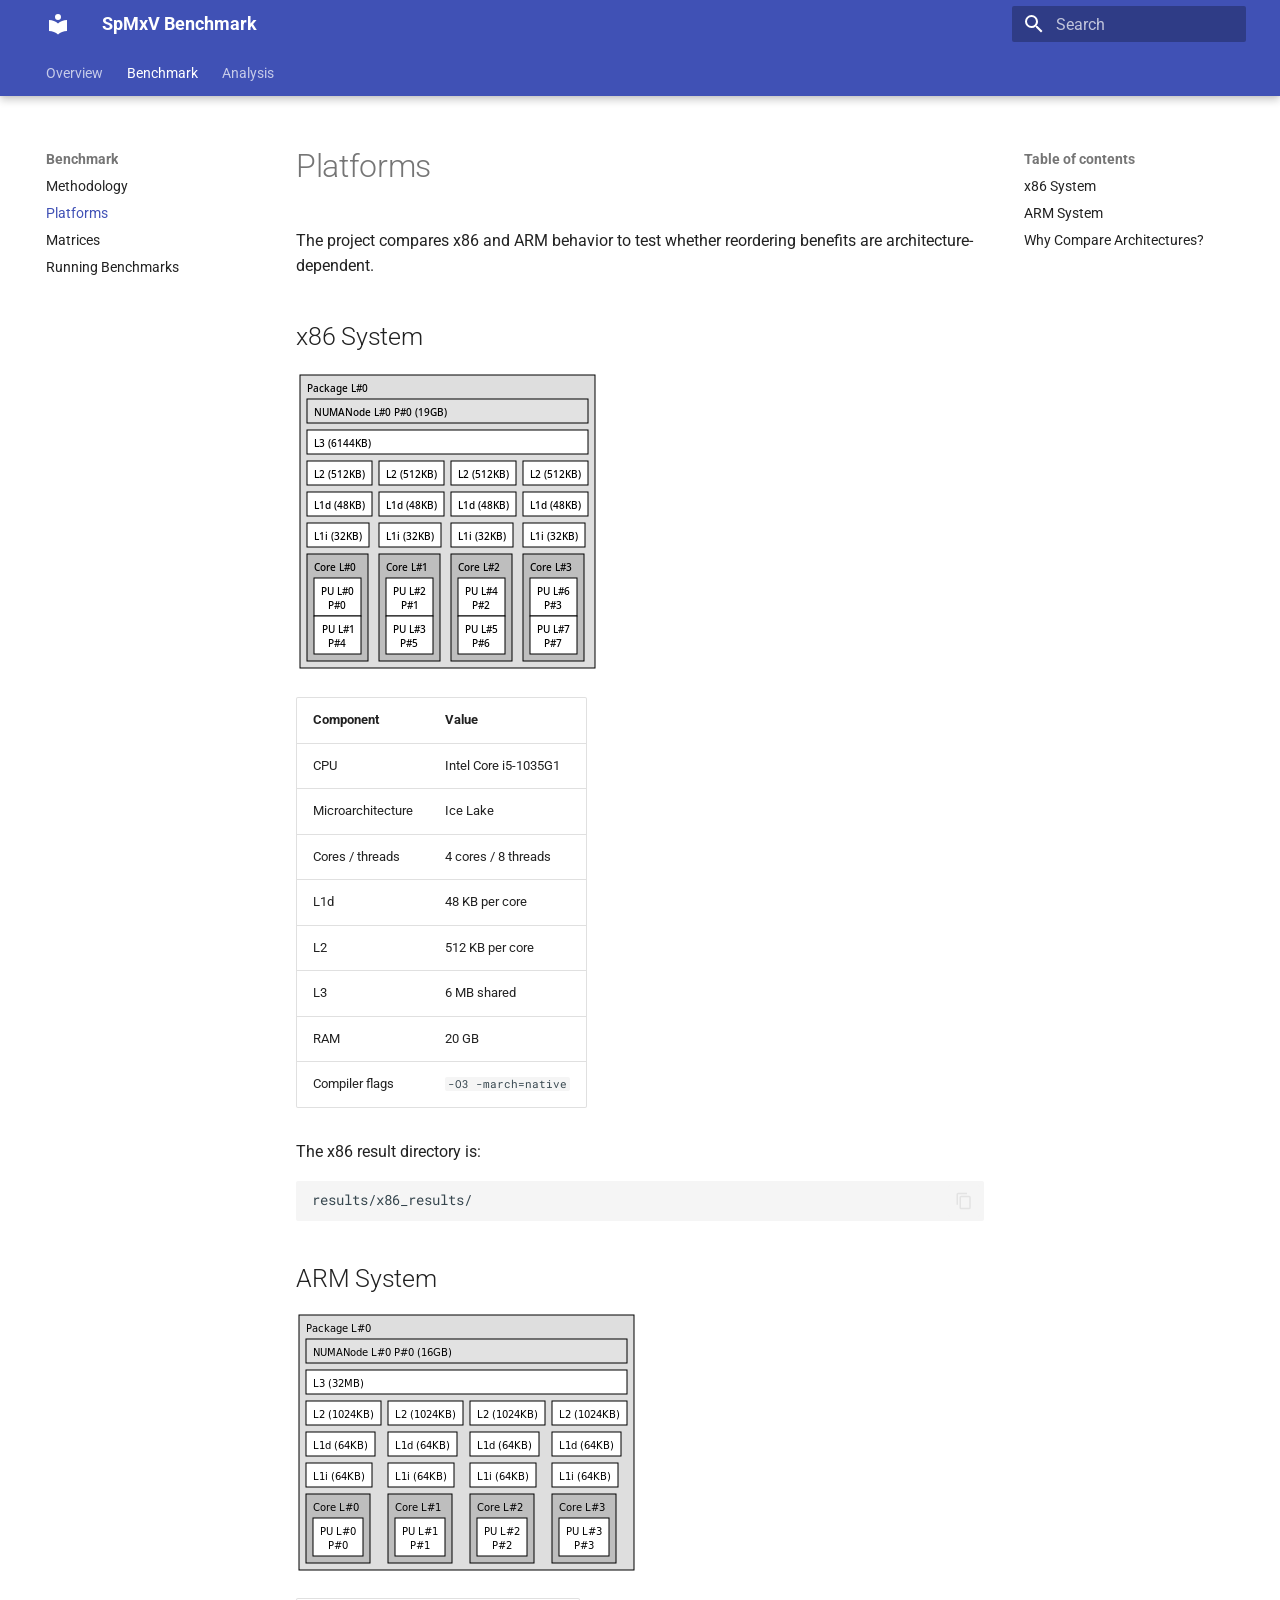
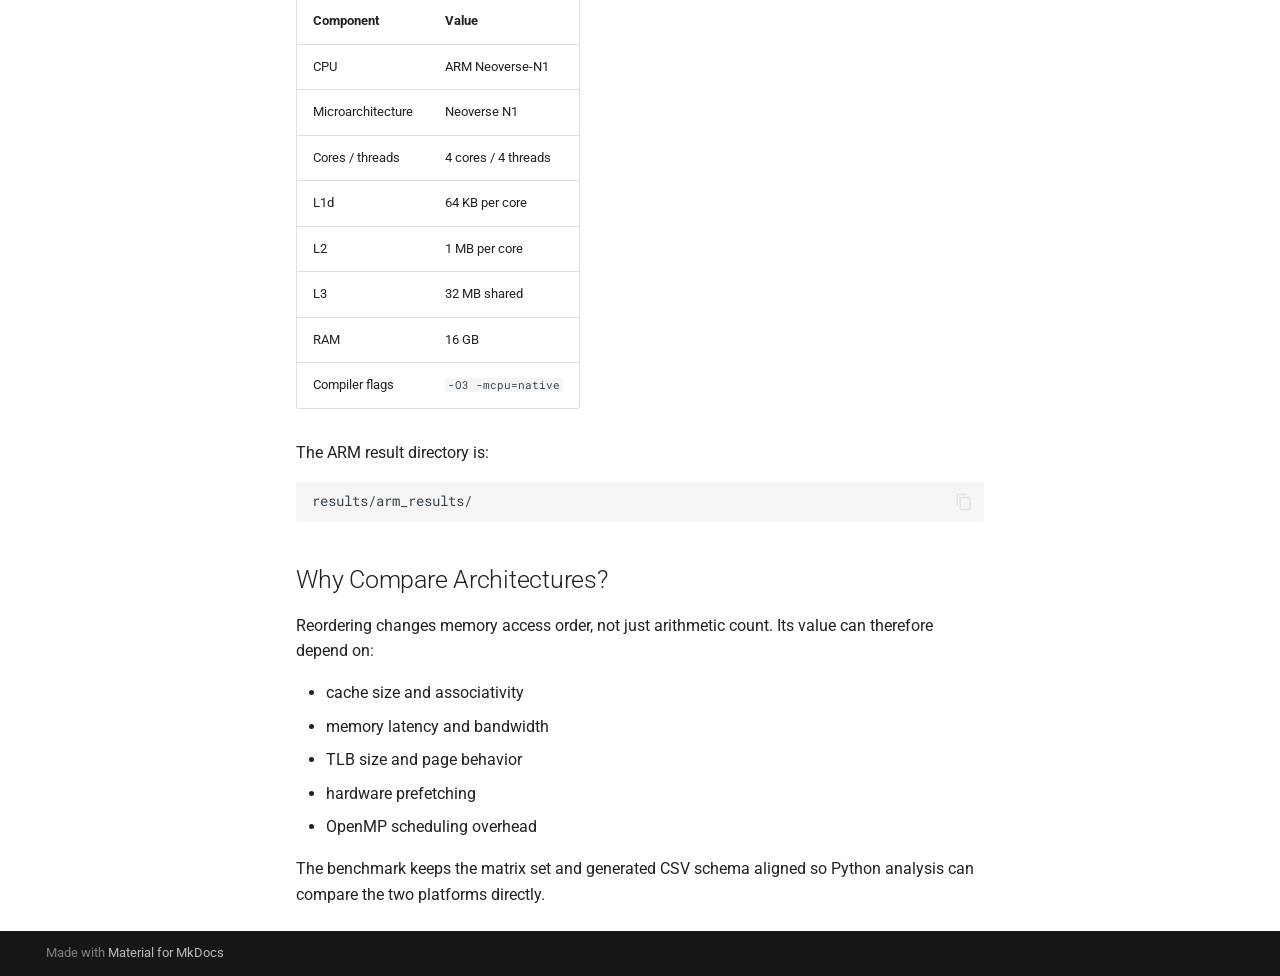
<file: platforms/index.html>
<!doctype html>
<html lang="en" class="no-js">
  <head>
    
      <meta charset="utf-8">
      <meta name="viewport" content="width=device-width,initial-scale=1">
      
        <meta name="description" content="Documentation for the sparse matrix-vector multiplication benchmark.">
      
      
      
      
        <link rel="prev" href="../methodology/">
      
      
        <link rel="next" href="../matrices/">
      
      
        
      
      
      <link rel="icon" href="../assets/images/favicon.png">
      <meta name="generator" content="mkdocs-1.6.1, mkdocs-material-9.7.6">
    
    
      
        <title>Platforms - SpMxV Benchmark</title>
      
    
    
      <link rel="stylesheet" href="../assets/stylesheets/main.484c7ddc.min.css">
      
        
        <link rel="stylesheet" href="../assets/stylesheets/palette.ab4e12ef.min.css">
      
      


    
    
      
    
    
      
        
        
        <link rel="preconnect" href="https://fonts.gstatic.com" crossorigin>
        <link rel="stylesheet" href="https://fonts.googleapis.com/css?family=Roboto:300,300i,400,400i,700,700i%7CRoboto+Mono:400,400i,700,700i&display=fallback">
        <style>:root{--md-text-font:"Roboto";--md-code-font:"Roboto Mono"}</style>
      
    
    
    <script>__md_scope=new URL("..",location),__md_hash=e=>[...e].reduce(((e,_)=>(e<<5)-e+_.charCodeAt(0)),0),__md_get=(e,_=localStorage,t=__md_scope)=>JSON.parse(_.getItem(t.pathname+"."+e)),__md_set=(e,_,t=localStorage,a=__md_scope)=>{try{t.setItem(a.pathname+"."+e,JSON.stringify(_))}catch(e){}}</script>
    
      

    
    
  </head>
  
  
    
    
    
    
    
    <body dir="ltr" data-md-color-scheme="default" data-md-color-primary="indigo" data-md-color-accent="indigo">
  
    
    <input class="md-toggle" data-md-toggle="drawer" type="checkbox" id="__drawer" autocomplete="off">
    <input class="md-toggle" data-md-toggle="search" type="checkbox" id="__search" autocomplete="off">
    <label class="md-overlay" for="__drawer"></label>
    <div data-md-component="skip">
      
        
        <a href="#platforms" class="md-skip">
          Skip to content
        </a>
      
    </div>
    <div data-md-component="announce">
      
    </div>
    
    
      

  

<header class="md-header md-header--shadow md-header--lifted" data-md-component="header">
  <nav class="md-header__inner md-grid" aria-label="Header">
    <a href=".." title="SpMxV Benchmark" class="md-header__button md-logo" aria-label="SpMxV Benchmark" data-md-component="logo">
      
  
  <svg xmlns="http://www.w3.org/2000/svg" viewBox="0 0 24 24"><path d="M12 8a3 3 0 0 0 3-3 3 3 0 0 0-3-3 3 3 0 0 0-3 3 3 3 0 0 0 3 3m0 3.54C9.64 9.35 6.5 8 3 8v11c3.5 0 6.64 1.35 9 3.54 2.36-2.19 5.5-3.54 9-3.54V8c-3.5 0-6.64 1.35-9 3.54"/></svg>

    </a>
    <label class="md-header__button md-icon" for="__drawer">
      
      <svg xmlns="http://www.w3.org/2000/svg" viewBox="0 0 24 24"><path d="M3 6h18v2H3zm0 5h18v2H3zm0 5h18v2H3z"/></svg>
    </label>
    <div class="md-header__title" data-md-component="header-title">
      <div class="md-header__ellipsis">
        <div class="md-header__topic">
          <span class="md-ellipsis">
            SpMxV Benchmark
          </span>
        </div>
        <div class="md-header__topic" data-md-component="header-topic">
          <span class="md-ellipsis">
            
              Platforms
            
          </span>
        </div>
      </div>
    </div>
    
      
    
    
    
    
      
      
        <label class="md-header__button md-icon" for="__search">
          
          <svg xmlns="http://www.w3.org/2000/svg" viewBox="0 0 24 24"><path d="M9.5 3A6.5 6.5 0 0 1 16 9.5c0 1.61-.59 3.09-1.56 4.23l.27.27h.79l5 5-1.5 1.5-5-5v-.79l-.27-.27A6.52 6.52 0 0 1 9.5 16 6.5 6.5 0 0 1 3 9.5 6.5 6.5 0 0 1 9.5 3m0 2C7 5 5 7 5 9.5S7 14 9.5 14 14 12 14 9.5 12 5 9.5 5"/></svg>
        </label>
        <div class="md-search" data-md-component="search" role="dialog">
  <label class="md-search__overlay" for="__search"></label>
  <div class="md-search__inner" role="search">
    <form class="md-search__form" name="search">
      <input type="text" class="md-search__input" name="query" aria-label="Search" placeholder="Search" autocapitalize="off" autocorrect="off" autocomplete="off" spellcheck="false" data-md-component="search-query" required>
      <label class="md-search__icon md-icon" for="__search">
        
        <svg xmlns="http://www.w3.org/2000/svg" viewBox="0 0 24 24"><path d="M9.5 3A6.5 6.5 0 0 1 16 9.5c0 1.61-.59 3.09-1.56 4.23l.27.27h.79l5 5-1.5 1.5-5-5v-.79l-.27-.27A6.52 6.52 0 0 1 9.5 16 6.5 6.5 0 0 1 3 9.5 6.5 6.5 0 0 1 9.5 3m0 2C7 5 5 7 5 9.5S7 14 9.5 14 14 12 14 9.5 12 5 9.5 5"/></svg>
        
        <svg xmlns="http://www.w3.org/2000/svg" viewBox="0 0 24 24"><path d="M20 11v2H8l5.5 5.5-1.42 1.42L4.16 12l7.92-7.92L13.5 5.5 8 11z"/></svg>
      </label>
      <nav class="md-search__options" aria-label="Search">
        
        <button type="reset" class="md-search__icon md-icon" title="Clear" aria-label="Clear" tabindex="-1">
          
          <svg xmlns="http://www.w3.org/2000/svg" viewBox="0 0 24 24"><path d="M19 6.41 17.59 5 12 10.59 6.41 5 5 6.41 10.59 12 5 17.59 6.41 19 12 13.41 17.59 19 19 17.59 13.41 12z"/></svg>
        </button>
      </nav>
      
        <div class="md-search__suggest" data-md-component="search-suggest"></div>
      
    </form>
    <div class="md-search__output">
      <div class="md-search__scrollwrap" tabindex="0" data-md-scrollfix>
        <div class="md-search-result" data-md-component="search-result">
          <div class="md-search-result__meta">
            Initializing search
          </div>
          <ol class="md-search-result__list" role="presentation"></ol>
        </div>
      </div>
    </div>
  </div>
</div>
      
    
    
  </nav>
  
    
      
<nav class="md-tabs" aria-label="Tabs" data-md-component="tabs">
  <div class="md-grid">
    <ul class="md-tabs__list">
      
        
  
  
  
  
    
    
      <li class="md-tabs__item">
        <a href=".." class="md-tabs__link">
          
  
  
  Overview

        </a>
      </li>
    
  

      
        
  
  
  
    
  
  
    
    
      <li class="md-tabs__item md-tabs__item--active">
        <a href="../methodology/" class="md-tabs__link">
          
  
  
  Benchmark

        </a>
      </li>
    
  

      
        
  
  
  
  
    
    
      <li class="md-tabs__item">
        <a href="../analysis/" class="md-tabs__link">
          
  
  
  Analysis

        </a>
      </li>
    
  

      
    </ul>
  </div>
</nav>
    
  
</header>
    
    <div class="md-container" data-md-component="container">
      
      
        
      
      <main class="md-main" data-md-component="main">
        <div class="md-main__inner md-grid">
          
            
              
              <div class="md-sidebar md-sidebar--primary" data-md-component="sidebar" data-md-type="navigation" >
                <div class="md-sidebar__scrollwrap">
                  <div class="md-sidebar__inner">
                    


  


<nav class="md-nav md-nav--primary md-nav--lifted" aria-label="Navigation" data-md-level="0">
  <label class="md-nav__title" for="__drawer">
    <a href=".." title="SpMxV Benchmark" class="md-nav__button md-logo" aria-label="SpMxV Benchmark" data-md-component="logo">
      
  
  <svg xmlns="http://www.w3.org/2000/svg" viewBox="0 0 24 24"><path d="M12 8a3 3 0 0 0 3-3 3 3 0 0 0-3-3 3 3 0 0 0-3 3 3 3 0 0 0 3 3m0 3.54C9.64 9.35 6.5 8 3 8v11c3.5 0 6.64 1.35 9 3.54 2.36-2.19 5.5-3.54 9-3.54V8c-3.5 0-6.64 1.35-9 3.54"/></svg>

    </a>
    SpMxV Benchmark
  </label>
  
  <ul class="md-nav__list" data-md-scrollfix>
    
      
      
  
  
  
  
    
    
    
    
      
      
        
      
    
    
    <li class="md-nav__item md-nav__item--nested">
      
        
        
          
        
        <input class="md-nav__toggle md-toggle md-toggle--indeterminate" type="checkbox" id="__nav_1" >
        
          
          <label class="md-nav__link" for="__nav_1" id="__nav_1_label" tabindex="0">
            
  
  
  <span class="md-ellipsis">
    
  
    Overview
  

    
  </span>
  
  

            <span class="md-nav__icon md-icon"></span>
          </label>
        
        <nav class="md-nav" data-md-level="1" aria-labelledby="__nav_1_label" aria-expanded="false">
          <label class="md-nav__title" for="__nav_1">
            <span class="md-nav__icon md-icon"></span>
            
  
    Overview
  

          </label>
          <ul class="md-nav__list" data-md-scrollfix>
            
              
                
  
  
  
  
    <li class="md-nav__item">
      <a href=".." class="md-nav__link">
        
  
  
  <span class="md-ellipsis">
    
  
    Home
  

    
  </span>
  
  

      </a>
    </li>
  

              
            
              
                
  
  
  
  
    <li class="md-nav__item">
      <a href="../structure/" class="md-nav__link">
        
  
  
  <span class="md-ellipsis">
    
  
    Project Structure
  

    
  </span>
  
  

      </a>
    </li>
  

              
            
          </ul>
        </nav>
      
    </li>
  

    
      
      
  
  
    
  
  
  
    
    
    
    
      
        
        
      
      
        
      
    
    
    <li class="md-nav__item md-nav__item--active md-nav__item--section md-nav__item--nested">
      
        
        
        <input class="md-nav__toggle md-toggle " type="checkbox" id="__nav_2" checked>
        
          
          <label class="md-nav__link" for="__nav_2" id="__nav_2_label" tabindex="">
            
  
  
  <span class="md-ellipsis">
    
  
    Benchmark
  

    
  </span>
  
  

            <span class="md-nav__icon md-icon"></span>
          </label>
        
        <nav class="md-nav" data-md-level="1" aria-labelledby="__nav_2_label" aria-expanded="true">
          <label class="md-nav__title" for="__nav_2">
            <span class="md-nav__icon md-icon"></span>
            
  
    Benchmark
  

          </label>
          <ul class="md-nav__list" data-md-scrollfix>
            
              
                
  
  
  
  
    <li class="md-nav__item">
      <a href="../methodology/" class="md-nav__link">
        
  
  
  <span class="md-ellipsis">
    
  
    Methodology
  

    
  </span>
  
  

      </a>
    </li>
  

              
            
              
                
  
  
    
  
  
  
    <li class="md-nav__item md-nav__item--active">
      
      <input class="md-nav__toggle md-toggle" type="checkbox" id="__toc">
      
      
        
      
      
        <label class="md-nav__link md-nav__link--active" for="__toc">
          
  
  
  <span class="md-ellipsis">
    
  
    Platforms
  

    
  </span>
  
  

          <span class="md-nav__icon md-icon"></span>
        </label>
      
      <a href="./" class="md-nav__link md-nav__link--active">
        
  
  
  <span class="md-ellipsis">
    
  
    Platforms
  

    
  </span>
  
  

      </a>
      
        

<nav class="md-nav md-nav--secondary" aria-label="Table of contents">
  
  
  
    
  
  
    <label class="md-nav__title" for="__toc">
      <span class="md-nav__icon md-icon"></span>
      Table of contents
    </label>
    <ul class="md-nav__list" data-md-component="toc" data-md-scrollfix>
      
        <li class="md-nav__item">
  <a href="#x86-system" class="md-nav__link">
    <span class="md-ellipsis">
      
        x86 System
      
    </span>
  </a>
  
</li>
      
        <li class="md-nav__item">
  <a href="#arm-system" class="md-nav__link">
    <span class="md-ellipsis">
      
        ARM System
      
    </span>
  </a>
  
</li>
      
        <li class="md-nav__item">
  <a href="#why-compare-architectures" class="md-nav__link">
    <span class="md-ellipsis">
      
        Why Compare Architectures?
      
    </span>
  </a>
  
</li>
      
    </ul>
  
</nav>
      
    </li>
  

              
            
              
                
  
  
  
  
    <li class="md-nav__item">
      <a href="../matrices/" class="md-nav__link">
        
  
  
  <span class="md-ellipsis">
    
  
    Matrices
  

    
  </span>
  
  

      </a>
    </li>
  

              
            
              
                
  
  
  
  
    <li class="md-nav__item">
      <a href="../running/" class="md-nav__link">
        
  
  
  <span class="md-ellipsis">
    
  
    Running Benchmarks
  

    
  </span>
  
  

      </a>
    </li>
  

              
            
          </ul>
        </nav>
      
    </li>
  

    
      
      
  
  
  
  
    
    
    
    
      
      
        
      
    
    
    <li class="md-nav__item md-nav__item--nested">
      
        
        
          
        
        <input class="md-nav__toggle md-toggle md-toggle--indeterminate" type="checkbox" id="__nav_3" >
        
          
          <label class="md-nav__link" for="__nav_3" id="__nav_3_label" tabindex="0">
            
  
  
  <span class="md-ellipsis">
    
  
    Analysis
  

    
  </span>
  
  

            <span class="md-nav__icon md-icon"></span>
          </label>
        
        <nav class="md-nav" data-md-level="1" aria-labelledby="__nav_3_label" aria-expanded="false">
          <label class="md-nav__title" for="__nav_3">
            <span class="md-nav__icon md-icon"></span>
            
  
    Analysis
  

          </label>
          <ul class="md-nav__list" data-md-scrollfix>
            
              
                
  
  
  
  
    <li class="md-nav__item">
      <a href="../analysis/" class="md-nav__link">
        
  
  
  <span class="md-ellipsis">
    
  
    Analysis Pipeline
  

    
  </span>
  
  

      </a>
    </li>
  

              
            
              
                
  
  
  
  
    <li class="md-nav__item">
      <a href="../results/" class="md-nav__link">
        
  
  
  <span class="md-ellipsis">
    
  
    Result Figures
  

    
  </span>
  
  

      </a>
    </li>
  

              
            
          </ul>
        </nav>
      
    </li>
  

    
  </ul>
</nav>
                  </div>
                </div>
              </div>
            
            
              
              <div class="md-sidebar md-sidebar--secondary" data-md-component="sidebar" data-md-type="toc" >
                <div class="md-sidebar__scrollwrap">
                  <div class="md-sidebar__inner">
                    

<nav class="md-nav md-nav--secondary" aria-label="Table of contents">
  
  
  
    
  
  
    <label class="md-nav__title" for="__toc">
      <span class="md-nav__icon md-icon"></span>
      Table of contents
    </label>
    <ul class="md-nav__list" data-md-component="toc" data-md-scrollfix>
      
        <li class="md-nav__item">
  <a href="#x86-system" class="md-nav__link">
    <span class="md-ellipsis">
      
        x86 System
      
    </span>
  </a>
  
</li>
      
        <li class="md-nav__item">
  <a href="#arm-system" class="md-nav__link">
    <span class="md-ellipsis">
      
        ARM System
      
    </span>
  </a>
  
</li>
      
        <li class="md-nav__item">
  <a href="#why-compare-architectures" class="md-nav__link">
    <span class="md-ellipsis">
      
        Why Compare Architectures?
      
    </span>
  </a>
  
</li>
      
    </ul>
  
</nav>
                  </div>
                </div>
              </div>
            
          
          
            <div class="md-content" data-md-component="content">
              
                




              
              <article class="md-content__inner md-typeset">
                
                  



<h1 id="platforms">Platforms<a class="headerlink" href="#platforms" title="Permanent link">&para;</a></h1>
<p>The project compares x86 and ARM behavior to test whether reordering benefits
are architecture-dependent.</p>
<h2 id="x86-system">x86 System<a class="headerlink" href="#x86-system" title="Permanent link">&para;</a></h2>
<p><img alt="x86 platform" src="../assets/figures/x86.png" /></p>
<table>
<thead>
<tr>
<th>Component</th>
<th>Value</th>
</tr>
</thead>
<tbody>
<tr>
<td>CPU</td>
<td>Intel Core i5-1035G1</td>
</tr>
<tr>
<td>Microarchitecture</td>
<td>Ice Lake</td>
</tr>
<tr>
<td>Cores / threads</td>
<td>4 cores / 8 threads</td>
</tr>
<tr>
<td>L1d</td>
<td>48 KB per core</td>
</tr>
<tr>
<td>L2</td>
<td>512 KB per core</td>
</tr>
<tr>
<td>L3</td>
<td>6 MB shared</td>
</tr>
<tr>
<td>RAM</td>
<td>20 GB</td>
</tr>
<tr>
<td>Compiler flags</td>
<td><code>-O3 -march=native</code></td>
</tr>
</tbody>
</table>
<p>The x86 result directory is:</p>
<div class="highlight"><pre><span></span><code>results/x86_results/
</code></pre></div>
<h2 id="arm-system">ARM System<a class="headerlink" href="#arm-system" title="Permanent link">&para;</a></h2>
<p><img alt="ARM platform" src="../assets/figures/arm.png" /></p>
<table>
<thead>
<tr>
<th>Component</th>
<th>Value</th>
</tr>
</thead>
<tbody>
<tr>
<td>CPU</td>
<td>ARM Neoverse-N1</td>
</tr>
<tr>
<td>Microarchitecture</td>
<td>Neoverse N1</td>
</tr>
<tr>
<td>Cores / threads</td>
<td>4 cores / 4 threads</td>
</tr>
<tr>
<td>L1d</td>
<td>64 KB per core</td>
</tr>
<tr>
<td>L2</td>
<td>1 MB per core</td>
</tr>
<tr>
<td>L3</td>
<td>32 MB shared</td>
</tr>
<tr>
<td>RAM</td>
<td>16 GB</td>
</tr>
<tr>
<td>Compiler flags</td>
<td><code>-O3 -mcpu=native</code></td>
</tr>
</tbody>
</table>
<p>The ARM result directory is:</p>
<div class="highlight"><pre><span></span><code>results/arm_results/
</code></pre></div>
<h2 id="why-compare-architectures">Why Compare Architectures?<a class="headerlink" href="#why-compare-architectures" title="Permanent link">&para;</a></h2>
<p>Reordering changes memory access order, not just arithmetic count. Its value can
therefore depend on:</p>
<ul>
<li>cache size and associativity</li>
<li>memory latency and bandwidth</li>
<li>TLB size and page behavior</li>
<li>hardware prefetching</li>
<li>OpenMP scheduling overhead</li>
</ul>
<p>The benchmark keeps the matrix set and generated CSV schema aligned so Python
analysis can compare the two platforms directly.</p>












                
              </article>
            </div>
          
          
  <script>var tabs=__md_get("__tabs");if(Array.isArray(tabs))e:for(var set of document.querySelectorAll(".tabbed-set")){var labels=set.querySelector(".tabbed-labels");for(var tab of tabs)for(var label of labels.getElementsByTagName("label"))if(label.innerText.trim()===tab){var input=document.getElementById(label.htmlFor);input.checked=!0;continue e}}</script>

<script>var target=document.getElementById(location.hash.slice(1));target&&target.name&&(target.checked=target.name.startsWith("__tabbed_"))</script>
        </div>
        
          <button type="button" class="md-top md-icon" data-md-component="top" hidden>
  
  <svg xmlns="http://www.w3.org/2000/svg" viewBox="0 0 24 24"><path d="M13 20h-2V8l-5.5 5.5-1.42-1.42L12 4.16l7.92 7.92-1.42 1.42L13 8z"/></svg>
  Back to top
</button>
        
      </main>
      
        <footer class="md-footer">
  
  <div class="md-footer-meta md-typeset">
    <div class="md-footer-meta__inner md-grid">
      <div class="md-copyright">
  
  
    Made with
    <a href="https://squidfunk.github.io/mkdocs-material/" target="_blank" rel="noopener">
      Material for MkDocs
    </a>
  
</div>
      
    </div>
  </div>
</footer>
      
    </div>
    <div class="md-dialog" data-md-component="dialog">
      <div class="md-dialog__inner md-typeset"></div>
    </div>
    
    
    
      
      
      <script id="__config" type="application/json">{"annotate": null, "base": "..", "features": ["navigation.tabs", "navigation.tabs.sticky", "navigation.sections", "navigation.expand", "navigation.path", "navigation.top", "content.code.copy", "content.tabs.link", "search.highlight", "search.suggest"], "search": "../assets/javascripts/workers/search.2c215733.min.js", "tags": null, "translations": {"clipboard.copied": "Copied to clipboard", "clipboard.copy": "Copy to clipboard", "search.result.more.one": "1 more on this page", "search.result.more.other": "# more on this page", "search.result.none": "No matching documents", "search.result.one": "1 matching document", "search.result.other": "# matching documents", "search.result.placeholder": "Type to start searching", "search.result.term.missing": "Missing", "select.version": "Select version"}, "version": null}</script>
    
    
      <script src="../assets/javascripts/bundle.79ae519e.min.js"></script>
      
    
  </body>
</html>
</file>
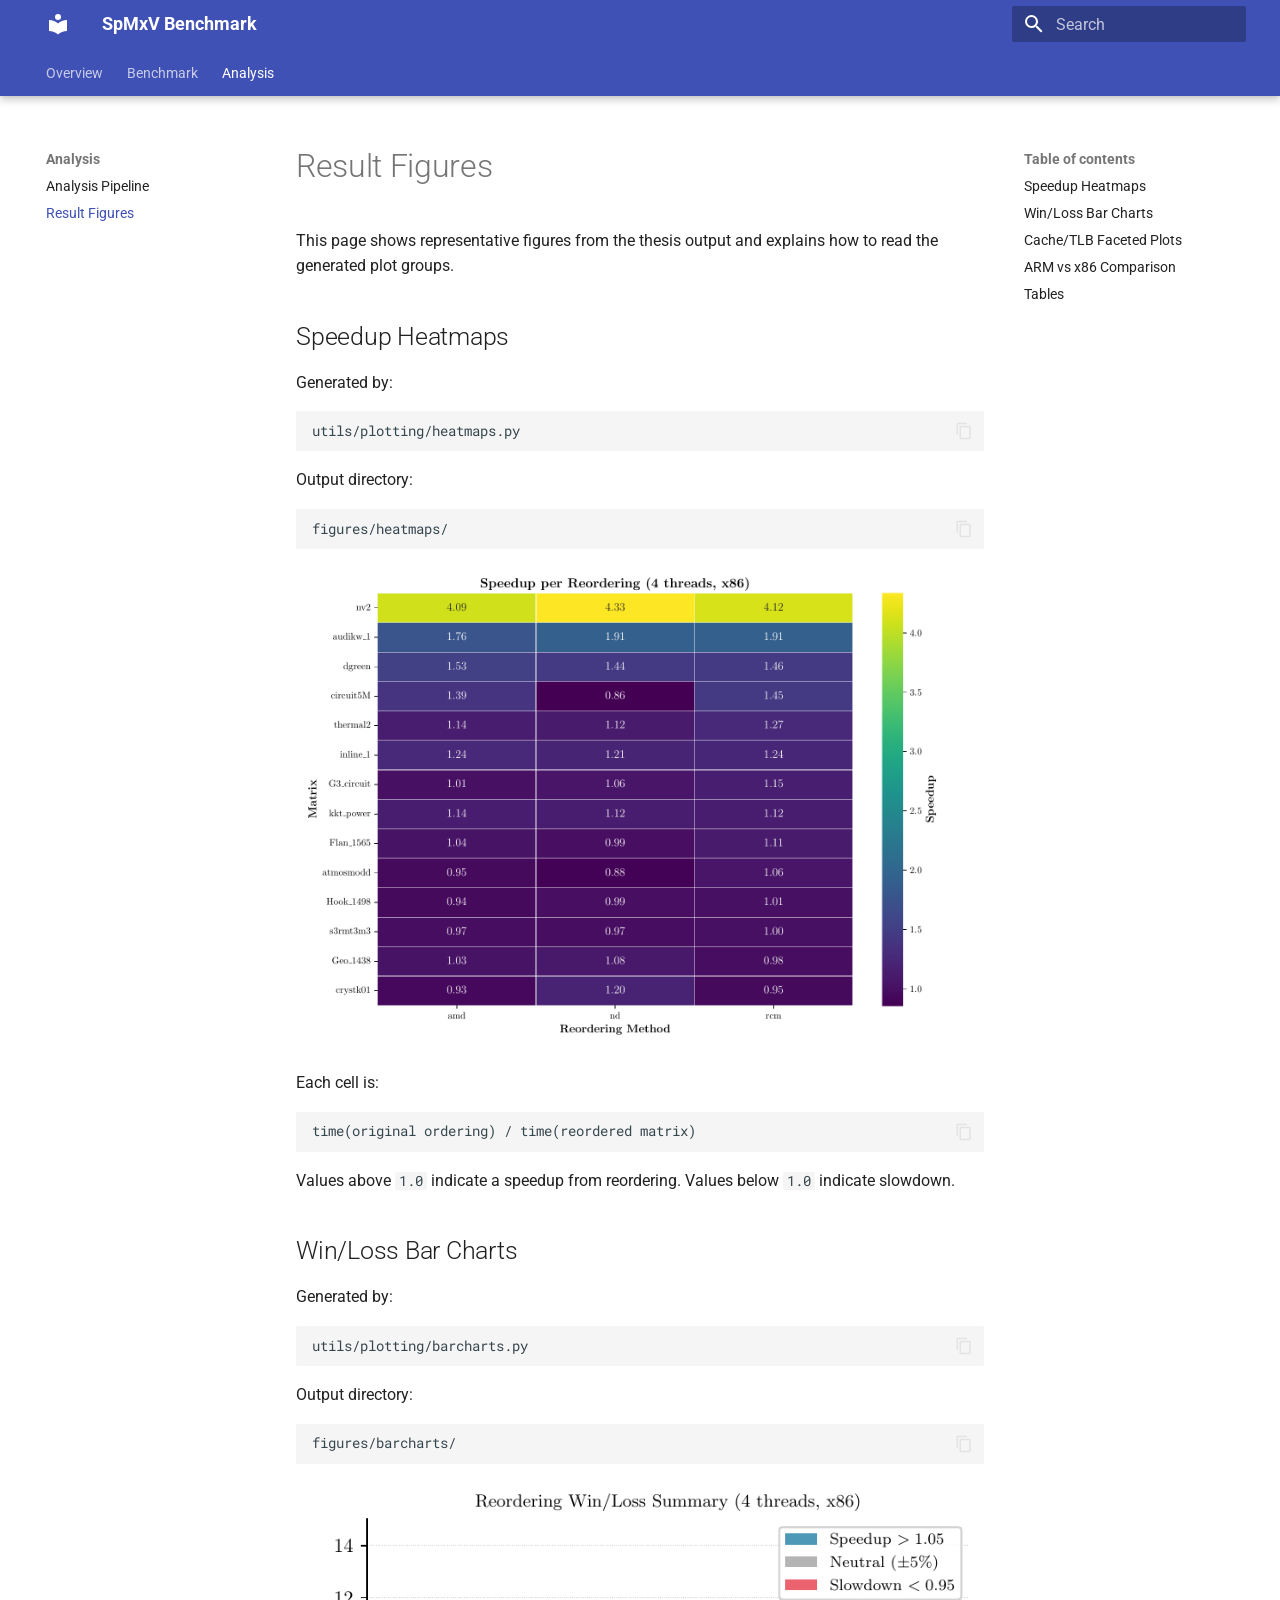
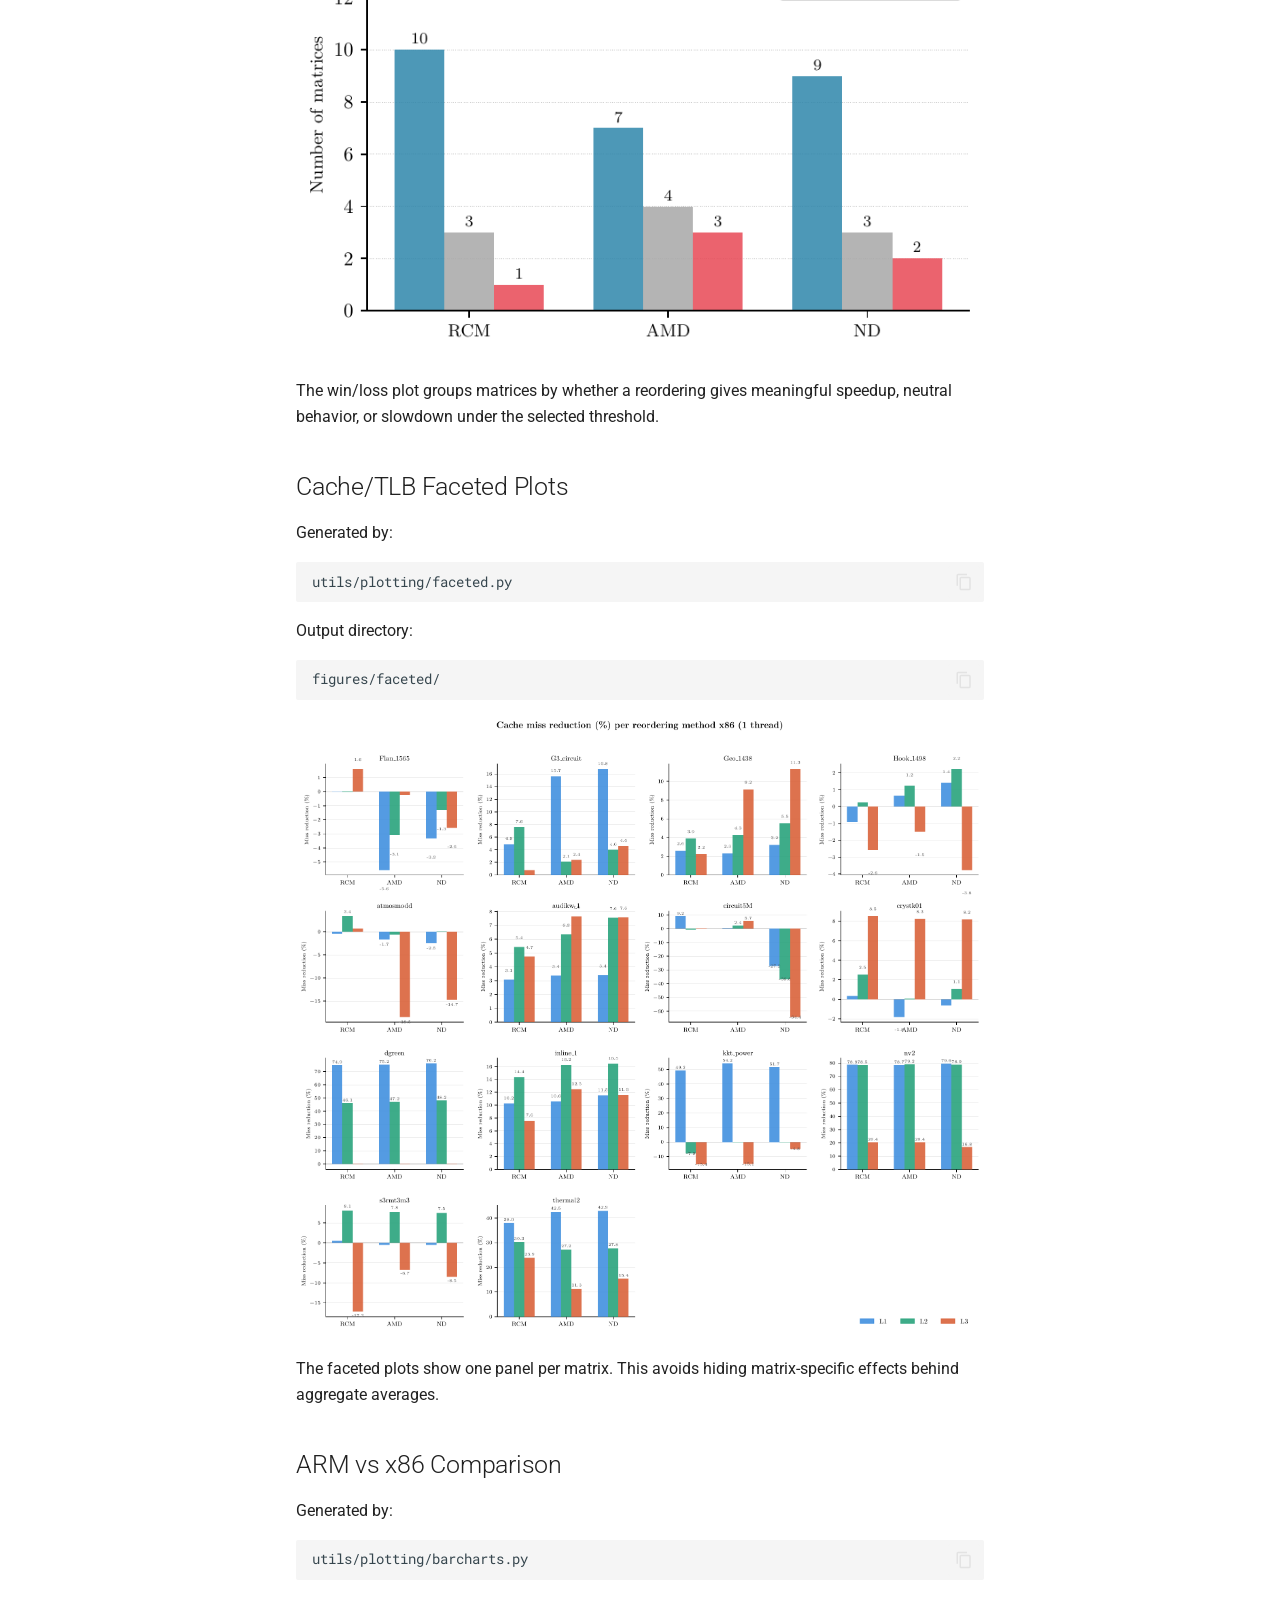
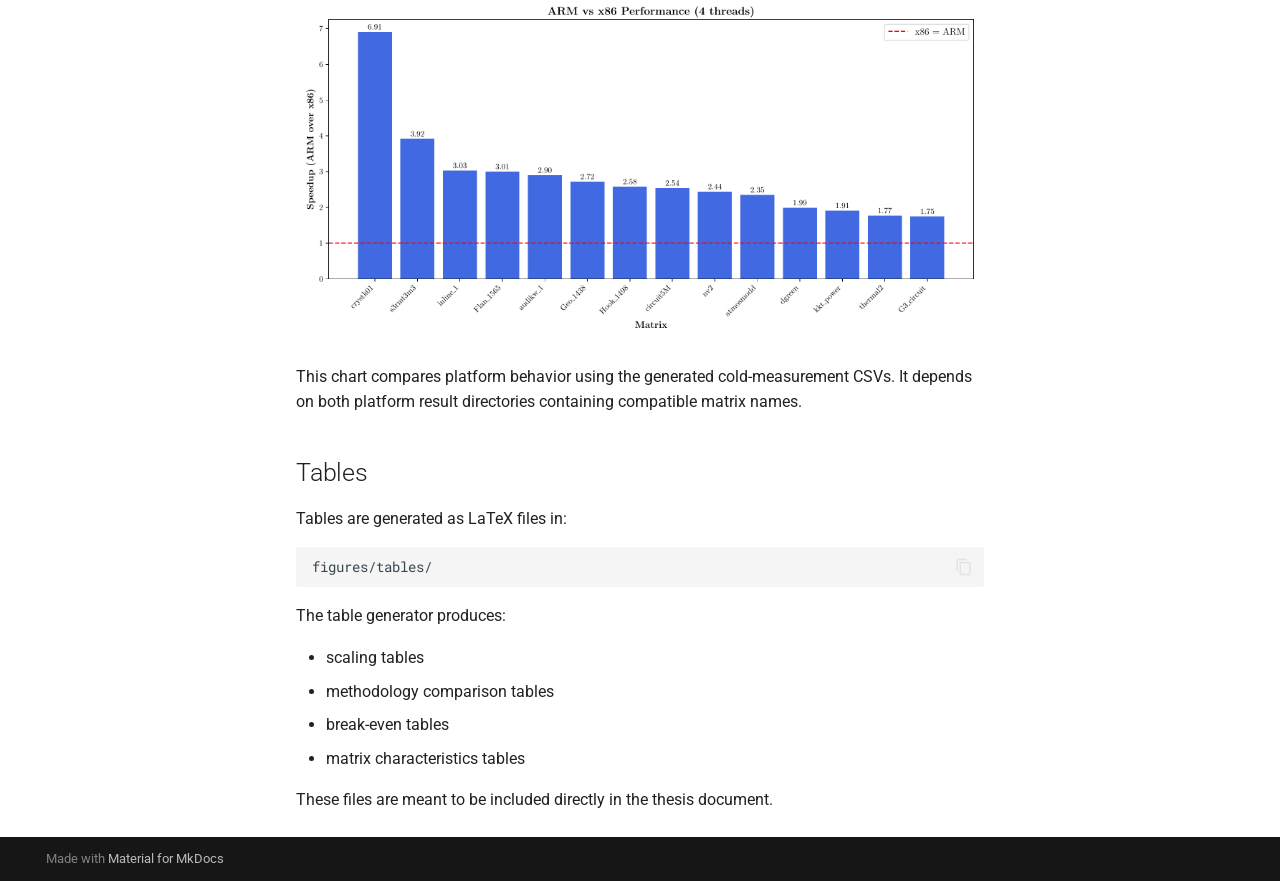
<file: results/index.html>
<!doctype html>
<html lang="en" class="no-js">
  <head>
    
      <meta charset="utf-8">
      <meta name="viewport" content="width=device-width,initial-scale=1">
      
        <meta name="description" content="Documentation for the sparse matrix-vector multiplication benchmark.">
      
      
      
      
        <link rel="prev" href="../analysis/">
      
      
      
        
      
      
      <link rel="icon" href="../assets/images/favicon.png">
      <meta name="generator" content="mkdocs-1.6.1, mkdocs-material-9.7.6">
    
    
      
        <title>Result Figures - SpMxV Benchmark</title>
      
    
    
      <link rel="stylesheet" href="../assets/stylesheets/main.484c7ddc.min.css">
      
        
        <link rel="stylesheet" href="../assets/stylesheets/palette.ab4e12ef.min.css">
      
      


    
    
      
    
    
      
        
        
        <link rel="preconnect" href="https://fonts.gstatic.com" crossorigin>
        <link rel="stylesheet" href="https://fonts.googleapis.com/css?family=Roboto:300,300i,400,400i,700,700i%7CRoboto+Mono:400,400i,700,700i&display=fallback">
        <style>:root{--md-text-font:"Roboto";--md-code-font:"Roboto Mono"}</style>
      
    
    
    <script>__md_scope=new URL("..",location),__md_hash=e=>[...e].reduce(((e,_)=>(e<<5)-e+_.charCodeAt(0)),0),__md_get=(e,_=localStorage,t=__md_scope)=>JSON.parse(_.getItem(t.pathname+"."+e)),__md_set=(e,_,t=localStorage,a=__md_scope)=>{try{t.setItem(a.pathname+"."+e,JSON.stringify(_))}catch(e){}}</script>
    
      

    
    
  </head>
  
  
    
    
    
    
    
    <body dir="ltr" data-md-color-scheme="default" data-md-color-primary="indigo" data-md-color-accent="indigo">
  
    
    <input class="md-toggle" data-md-toggle="drawer" type="checkbox" id="__drawer" autocomplete="off">
    <input class="md-toggle" data-md-toggle="search" type="checkbox" id="__search" autocomplete="off">
    <label class="md-overlay" for="__drawer"></label>
    <div data-md-component="skip">
      
        
        <a href="#result-figures" class="md-skip">
          Skip to content
        </a>
      
    </div>
    <div data-md-component="announce">
      
    </div>
    
    
      

  

<header class="md-header md-header--shadow md-header--lifted" data-md-component="header">
  <nav class="md-header__inner md-grid" aria-label="Header">
    <a href=".." title="SpMxV Benchmark" class="md-header__button md-logo" aria-label="SpMxV Benchmark" data-md-component="logo">
      
  
  <svg xmlns="http://www.w3.org/2000/svg" viewBox="0 0 24 24"><path d="M12 8a3 3 0 0 0 3-3 3 3 0 0 0-3-3 3 3 0 0 0-3 3 3 3 0 0 0 3 3m0 3.54C9.64 9.35 6.5 8 3 8v11c3.5 0 6.64 1.35 9 3.54 2.36-2.19 5.5-3.54 9-3.54V8c-3.5 0-6.64 1.35-9 3.54"/></svg>

    </a>
    <label class="md-header__button md-icon" for="__drawer">
      
      <svg xmlns="http://www.w3.org/2000/svg" viewBox="0 0 24 24"><path d="M3 6h18v2H3zm0 5h18v2H3zm0 5h18v2H3z"/></svg>
    </label>
    <div class="md-header__title" data-md-component="header-title">
      <div class="md-header__ellipsis">
        <div class="md-header__topic">
          <span class="md-ellipsis">
            SpMxV Benchmark
          </span>
        </div>
        <div class="md-header__topic" data-md-component="header-topic">
          <span class="md-ellipsis">
            
              Result Figures
            
          </span>
        </div>
      </div>
    </div>
    
      
    
    
    
    
      
      
        <label class="md-header__button md-icon" for="__search">
          
          <svg xmlns="http://www.w3.org/2000/svg" viewBox="0 0 24 24"><path d="M9.5 3A6.5 6.5 0 0 1 16 9.5c0 1.61-.59 3.09-1.56 4.23l.27.27h.79l5 5-1.5 1.5-5-5v-.79l-.27-.27A6.52 6.52 0 0 1 9.5 16 6.5 6.5 0 0 1 3 9.5 6.5 6.5 0 0 1 9.5 3m0 2C7 5 5 7 5 9.5S7 14 9.5 14 14 12 14 9.5 12 5 9.5 5"/></svg>
        </label>
        <div class="md-search" data-md-component="search" role="dialog">
  <label class="md-search__overlay" for="__search"></label>
  <div class="md-search__inner" role="search">
    <form class="md-search__form" name="search">
      <input type="text" class="md-search__input" name="query" aria-label="Search" placeholder="Search" autocapitalize="off" autocorrect="off" autocomplete="off" spellcheck="false" data-md-component="search-query" required>
      <label class="md-search__icon md-icon" for="__search">
        
        <svg xmlns="http://www.w3.org/2000/svg" viewBox="0 0 24 24"><path d="M9.5 3A6.5 6.5 0 0 1 16 9.5c0 1.61-.59 3.09-1.56 4.23l.27.27h.79l5 5-1.5 1.5-5-5v-.79l-.27-.27A6.52 6.52 0 0 1 9.5 16 6.5 6.5 0 0 1 3 9.5 6.5 6.5 0 0 1 9.5 3m0 2C7 5 5 7 5 9.5S7 14 9.5 14 14 12 14 9.5 12 5 9.5 5"/></svg>
        
        <svg xmlns="http://www.w3.org/2000/svg" viewBox="0 0 24 24"><path d="M20 11v2H8l5.5 5.5-1.42 1.42L4.16 12l7.92-7.92L13.5 5.5 8 11z"/></svg>
      </label>
      <nav class="md-search__options" aria-label="Search">
        
        <button type="reset" class="md-search__icon md-icon" title="Clear" aria-label="Clear" tabindex="-1">
          
          <svg xmlns="http://www.w3.org/2000/svg" viewBox="0 0 24 24"><path d="M19 6.41 17.59 5 12 10.59 6.41 5 5 6.41 10.59 12 5 17.59 6.41 19 12 13.41 17.59 19 19 17.59 13.41 12z"/></svg>
        </button>
      </nav>
      
        <div class="md-search__suggest" data-md-component="search-suggest"></div>
      
    </form>
    <div class="md-search__output">
      <div class="md-search__scrollwrap" tabindex="0" data-md-scrollfix>
        <div class="md-search-result" data-md-component="search-result">
          <div class="md-search-result__meta">
            Initializing search
          </div>
          <ol class="md-search-result__list" role="presentation"></ol>
        </div>
      </div>
    </div>
  </div>
</div>
      
    
    
  </nav>
  
    
      
<nav class="md-tabs" aria-label="Tabs" data-md-component="tabs">
  <div class="md-grid">
    <ul class="md-tabs__list">
      
        
  
  
  
  
    
    
      <li class="md-tabs__item">
        <a href=".." class="md-tabs__link">
          
  
  
  Overview

        </a>
      </li>
    
  

      
        
  
  
  
  
    
    
      <li class="md-tabs__item">
        <a href="../methodology/" class="md-tabs__link">
          
  
  
  Benchmark

        </a>
      </li>
    
  

      
        
  
  
  
    
  
  
    
    
      <li class="md-tabs__item md-tabs__item--active">
        <a href="../analysis/" class="md-tabs__link">
          
  
  
  Analysis

        </a>
      </li>
    
  

      
    </ul>
  </div>
</nav>
    
  
</header>
    
    <div class="md-container" data-md-component="container">
      
      
        
      
      <main class="md-main" data-md-component="main">
        <div class="md-main__inner md-grid">
          
            
              
              <div class="md-sidebar md-sidebar--primary" data-md-component="sidebar" data-md-type="navigation" >
                <div class="md-sidebar__scrollwrap">
                  <div class="md-sidebar__inner">
                    


  


<nav class="md-nav md-nav--primary md-nav--lifted" aria-label="Navigation" data-md-level="0">
  <label class="md-nav__title" for="__drawer">
    <a href=".." title="SpMxV Benchmark" class="md-nav__button md-logo" aria-label="SpMxV Benchmark" data-md-component="logo">
      
  
  <svg xmlns="http://www.w3.org/2000/svg" viewBox="0 0 24 24"><path d="M12 8a3 3 0 0 0 3-3 3 3 0 0 0-3-3 3 3 0 0 0-3 3 3 3 0 0 0 3 3m0 3.54C9.64 9.35 6.5 8 3 8v11c3.5 0 6.64 1.35 9 3.54 2.36-2.19 5.5-3.54 9-3.54V8c-3.5 0-6.64 1.35-9 3.54"/></svg>

    </a>
    SpMxV Benchmark
  </label>
  
  <ul class="md-nav__list" data-md-scrollfix>
    
      
      
  
  
  
  
    
    
    
    
      
      
        
      
    
    
    <li class="md-nav__item md-nav__item--nested">
      
        
        
          
        
        <input class="md-nav__toggle md-toggle md-toggle--indeterminate" type="checkbox" id="__nav_1" >
        
          
          <label class="md-nav__link" for="__nav_1" id="__nav_1_label" tabindex="0">
            
  
  
  <span class="md-ellipsis">
    
  
    Overview
  

    
  </span>
  
  

            <span class="md-nav__icon md-icon"></span>
          </label>
        
        <nav class="md-nav" data-md-level="1" aria-labelledby="__nav_1_label" aria-expanded="false">
          <label class="md-nav__title" for="__nav_1">
            <span class="md-nav__icon md-icon"></span>
            
  
    Overview
  

          </label>
          <ul class="md-nav__list" data-md-scrollfix>
            
              
                
  
  
  
  
    <li class="md-nav__item">
      <a href=".." class="md-nav__link">
        
  
  
  <span class="md-ellipsis">
    
  
    Home
  

    
  </span>
  
  

      </a>
    </li>
  

              
            
              
                
  
  
  
  
    <li class="md-nav__item">
      <a href="../structure/" class="md-nav__link">
        
  
  
  <span class="md-ellipsis">
    
  
    Project Structure
  

    
  </span>
  
  

      </a>
    </li>
  

              
            
          </ul>
        </nav>
      
    </li>
  

    
      
      
  
  
  
  
    
    
    
    
      
      
        
      
    
    
    <li class="md-nav__item md-nav__item--nested">
      
        
        
          
        
        <input class="md-nav__toggle md-toggle md-toggle--indeterminate" type="checkbox" id="__nav_2" >
        
          
          <label class="md-nav__link" for="__nav_2" id="__nav_2_label" tabindex="0">
            
  
  
  <span class="md-ellipsis">
    
  
    Benchmark
  

    
  </span>
  
  

            <span class="md-nav__icon md-icon"></span>
          </label>
        
        <nav class="md-nav" data-md-level="1" aria-labelledby="__nav_2_label" aria-expanded="false">
          <label class="md-nav__title" for="__nav_2">
            <span class="md-nav__icon md-icon"></span>
            
  
    Benchmark
  

          </label>
          <ul class="md-nav__list" data-md-scrollfix>
            
              
                
  
  
  
  
    <li class="md-nav__item">
      <a href="../methodology/" class="md-nav__link">
        
  
  
  <span class="md-ellipsis">
    
  
    Methodology
  

    
  </span>
  
  

      </a>
    </li>
  

              
            
              
                
  
  
  
  
    <li class="md-nav__item">
      <a href="../platforms/" class="md-nav__link">
        
  
  
  <span class="md-ellipsis">
    
  
    Platforms
  

    
  </span>
  
  

      </a>
    </li>
  

              
            
              
                
  
  
  
  
    <li class="md-nav__item">
      <a href="../matrices/" class="md-nav__link">
        
  
  
  <span class="md-ellipsis">
    
  
    Matrices
  

    
  </span>
  
  

      </a>
    </li>
  

              
            
              
                
  
  
  
  
    <li class="md-nav__item">
      <a href="../running/" class="md-nav__link">
        
  
  
  <span class="md-ellipsis">
    
  
    Running Benchmarks
  

    
  </span>
  
  

      </a>
    </li>
  

              
            
          </ul>
        </nav>
      
    </li>
  

    
      
      
  
  
    
  
  
  
    
    
    
    
      
        
        
      
      
        
      
    
    
    <li class="md-nav__item md-nav__item--active md-nav__item--section md-nav__item--nested">
      
        
        
        <input class="md-nav__toggle md-toggle " type="checkbox" id="__nav_3" checked>
        
          
          <label class="md-nav__link" for="__nav_3" id="__nav_3_label" tabindex="">
            
  
  
  <span class="md-ellipsis">
    
  
    Analysis
  

    
  </span>
  
  

            <span class="md-nav__icon md-icon"></span>
          </label>
        
        <nav class="md-nav" data-md-level="1" aria-labelledby="__nav_3_label" aria-expanded="true">
          <label class="md-nav__title" for="__nav_3">
            <span class="md-nav__icon md-icon"></span>
            
  
    Analysis
  

          </label>
          <ul class="md-nav__list" data-md-scrollfix>
            
              
                
  
  
  
  
    <li class="md-nav__item">
      <a href="../analysis/" class="md-nav__link">
        
  
  
  <span class="md-ellipsis">
    
  
    Analysis Pipeline
  

    
  </span>
  
  

      </a>
    </li>
  

              
            
              
                
  
  
    
  
  
  
    <li class="md-nav__item md-nav__item--active">
      
      <input class="md-nav__toggle md-toggle" type="checkbox" id="__toc">
      
      
        
      
      
        <label class="md-nav__link md-nav__link--active" for="__toc">
          
  
  
  <span class="md-ellipsis">
    
  
    Result Figures
  

    
  </span>
  
  

          <span class="md-nav__icon md-icon"></span>
        </label>
      
      <a href="./" class="md-nav__link md-nav__link--active">
        
  
  
  <span class="md-ellipsis">
    
  
    Result Figures
  

    
  </span>
  
  

      </a>
      
        

<nav class="md-nav md-nav--secondary" aria-label="Table of contents">
  
  
  
    
  
  
    <label class="md-nav__title" for="__toc">
      <span class="md-nav__icon md-icon"></span>
      Table of contents
    </label>
    <ul class="md-nav__list" data-md-component="toc" data-md-scrollfix>
      
        <li class="md-nav__item">
  <a href="#speedup-heatmaps" class="md-nav__link">
    <span class="md-ellipsis">
      
        Speedup Heatmaps
      
    </span>
  </a>
  
</li>
      
        <li class="md-nav__item">
  <a href="#winloss-bar-charts" class="md-nav__link">
    <span class="md-ellipsis">
      
        Win/Loss Bar Charts
      
    </span>
  </a>
  
</li>
      
        <li class="md-nav__item">
  <a href="#cachetlb-faceted-plots" class="md-nav__link">
    <span class="md-ellipsis">
      
        Cache/TLB Faceted Plots
      
    </span>
  </a>
  
</li>
      
        <li class="md-nav__item">
  <a href="#arm-vs-x86-comparison" class="md-nav__link">
    <span class="md-ellipsis">
      
        ARM vs x86 Comparison
      
    </span>
  </a>
  
</li>
      
        <li class="md-nav__item">
  <a href="#tables" class="md-nav__link">
    <span class="md-ellipsis">
      
        Tables
      
    </span>
  </a>
  
</li>
      
    </ul>
  
</nav>
      
    </li>
  

              
            
          </ul>
        </nav>
      
    </li>
  

    
  </ul>
</nav>
                  </div>
                </div>
              </div>
            
            
              
              <div class="md-sidebar md-sidebar--secondary" data-md-component="sidebar" data-md-type="toc" >
                <div class="md-sidebar__scrollwrap">
                  <div class="md-sidebar__inner">
                    

<nav class="md-nav md-nav--secondary" aria-label="Table of contents">
  
  
  
    
  
  
    <label class="md-nav__title" for="__toc">
      <span class="md-nav__icon md-icon"></span>
      Table of contents
    </label>
    <ul class="md-nav__list" data-md-component="toc" data-md-scrollfix>
      
        <li class="md-nav__item">
  <a href="#speedup-heatmaps" class="md-nav__link">
    <span class="md-ellipsis">
      
        Speedup Heatmaps
      
    </span>
  </a>
  
</li>
      
        <li class="md-nav__item">
  <a href="#winloss-bar-charts" class="md-nav__link">
    <span class="md-ellipsis">
      
        Win/Loss Bar Charts
      
    </span>
  </a>
  
</li>
      
        <li class="md-nav__item">
  <a href="#cachetlb-faceted-plots" class="md-nav__link">
    <span class="md-ellipsis">
      
        Cache/TLB Faceted Plots
      
    </span>
  </a>
  
</li>
      
        <li class="md-nav__item">
  <a href="#arm-vs-x86-comparison" class="md-nav__link">
    <span class="md-ellipsis">
      
        ARM vs x86 Comparison
      
    </span>
  </a>
  
</li>
      
        <li class="md-nav__item">
  <a href="#tables" class="md-nav__link">
    <span class="md-ellipsis">
      
        Tables
      
    </span>
  </a>
  
</li>
      
    </ul>
  
</nav>
                  </div>
                </div>
              </div>
            
          
          
            <div class="md-content" data-md-component="content">
              
                




              
              <article class="md-content__inner md-typeset">
                
                  



<h1 id="result-figures">Result Figures<a class="headerlink" href="#result-figures" title="Permanent link">&para;</a></h1>
<p>This page shows representative figures from the thesis output and explains how
to read the generated plot groups.</p>
<h2 id="speedup-heatmaps">Speedup Heatmaps<a class="headerlink" href="#speedup-heatmaps" title="Permanent link">&para;</a></h2>
<p>Generated by:</p>
<div class="highlight"><pre><span></span><code>utils/plotting/heatmaps.py
</code></pre></div>
<p>Output directory:</p>
<div class="highlight"><pre><span></span><code>figures/heatmaps/
</code></pre></div>
<p><img alt="x86 speedup heatmap" src="../assets/figures/speedup_heatmap_x86.png" /></p>
<p>Each cell is:</p>
<div class="highlight"><pre><span></span><code>time(original ordering) / time(reordered matrix)
</code></pre></div>
<p>Values above <code>1.0</code> indicate a speedup from reordering. Values below <code>1.0</code>
indicate slowdown.</p>
<h2 id="winloss-bar-charts">Win/Loss Bar Charts<a class="headerlink" href="#winloss-bar-charts" title="Permanent link">&para;</a></h2>
<p>Generated by:</p>
<div class="highlight"><pre><span></span><code>utils/plotting/barcharts.py
</code></pre></div>
<p>Output directory:</p>
<div class="highlight"><pre><span></span><code>figures/barcharts/
</code></pre></div>
<p><img alt="x86 win/loss summary" src="../assets/figures/win_loss_x86.png" /></p>
<p>The win/loss plot groups matrices by whether a reordering gives meaningful
speedup, neutral behavior, or slowdown under the selected threshold.</p>
<h2 id="cachetlb-faceted-plots">Cache/TLB Faceted Plots<a class="headerlink" href="#cachetlb-faceted-plots" title="Permanent link">&para;</a></h2>
<p>Generated by:</p>
<div class="highlight"><pre><span></span><code>utils/plotting/faceted.py
</code></pre></div>
<p>Output directory:</p>
<div class="highlight"><pre><span></span><code>figures/faceted/
</code></pre></div>
<p><img alt="x86 cache miss faceted plot" src="../assets/figures/cache_miss_faceted_x86.png" /></p>
<p>The faceted plots show one panel per matrix. This avoids hiding matrix-specific
effects behind aggregate averages.</p>
<h2 id="arm-vs-x86-comparison">ARM vs x86 Comparison<a class="headerlink" href="#arm-vs-x86-comparison" title="Permanent link">&para;</a></h2>
<p>Generated by:</p>
<div class="highlight"><pre><span></span><code>utils/plotting/barcharts.py
</code></pre></div>
<p><img alt="ARM vs x86 comparison" src="../assets/figures/arm_vs_x86.png" /></p>
<p>This chart compares platform behavior using the generated cold-measurement CSVs.
It depends on both platform result directories containing compatible matrix
names.</p>
<h2 id="tables">Tables<a class="headerlink" href="#tables" title="Permanent link">&para;</a></h2>
<p>Tables are generated as LaTeX files in:</p>
<div class="highlight"><pre><span></span><code>figures/tables/
</code></pre></div>
<p>The table generator produces:</p>
<ul>
<li>scaling tables</li>
<li>methodology comparison tables</li>
<li>break-even tables</li>
<li>matrix characteristics tables</li>
</ul>
<p>These files are meant to be included directly in the thesis document.</p>












                
              </article>
            </div>
          
          
  <script>var tabs=__md_get("__tabs");if(Array.isArray(tabs))e:for(var set of document.querySelectorAll(".tabbed-set")){var labels=set.querySelector(".tabbed-labels");for(var tab of tabs)for(var label of labels.getElementsByTagName("label"))if(label.innerText.trim()===tab){var input=document.getElementById(label.htmlFor);input.checked=!0;continue e}}</script>

<script>var target=document.getElementById(location.hash.slice(1));target&&target.name&&(target.checked=target.name.startsWith("__tabbed_"))</script>
        </div>
        
          <button type="button" class="md-top md-icon" data-md-component="top" hidden>
  
  <svg xmlns="http://www.w3.org/2000/svg" viewBox="0 0 24 24"><path d="M13 20h-2V8l-5.5 5.5-1.42-1.42L12 4.16l7.92 7.92-1.42 1.42L13 8z"/></svg>
  Back to top
</button>
        
      </main>
      
        <footer class="md-footer">
  
  <div class="md-footer-meta md-typeset">
    <div class="md-footer-meta__inner md-grid">
      <div class="md-copyright">
  
  
    Made with
    <a href="https://squidfunk.github.io/mkdocs-material/" target="_blank" rel="noopener">
      Material for MkDocs
    </a>
  
</div>
      
    </div>
  </div>
</footer>
      
    </div>
    <div class="md-dialog" data-md-component="dialog">
      <div class="md-dialog__inner md-typeset"></div>
    </div>
    
    
    
      
      
      <script id="__config" type="application/json">{"annotate": null, "base": "..", "features": ["navigation.tabs", "navigation.tabs.sticky", "navigation.sections", "navigation.expand", "navigation.path", "navigation.top", "content.code.copy", "content.tabs.link", "search.highlight", "search.suggest"], "search": "../assets/javascripts/workers/search.2c215733.min.js", "tags": null, "translations": {"clipboard.copied": "Copied to clipboard", "clipboard.copy": "Copy to clipboard", "search.result.more.one": "1 more on this page", "search.result.more.other": "# more on this page", "search.result.none": "No matching documents", "search.result.one": "1 matching document", "search.result.other": "# matching documents", "search.result.placeholder": "Type to start searching", "search.result.term.missing": "Missing", "select.version": "Select version"}, "version": null}</script>
    
    
      <script src="../assets/javascripts/bundle.79ae519e.min.js"></script>
      
    
  </body>
</html>
</file>
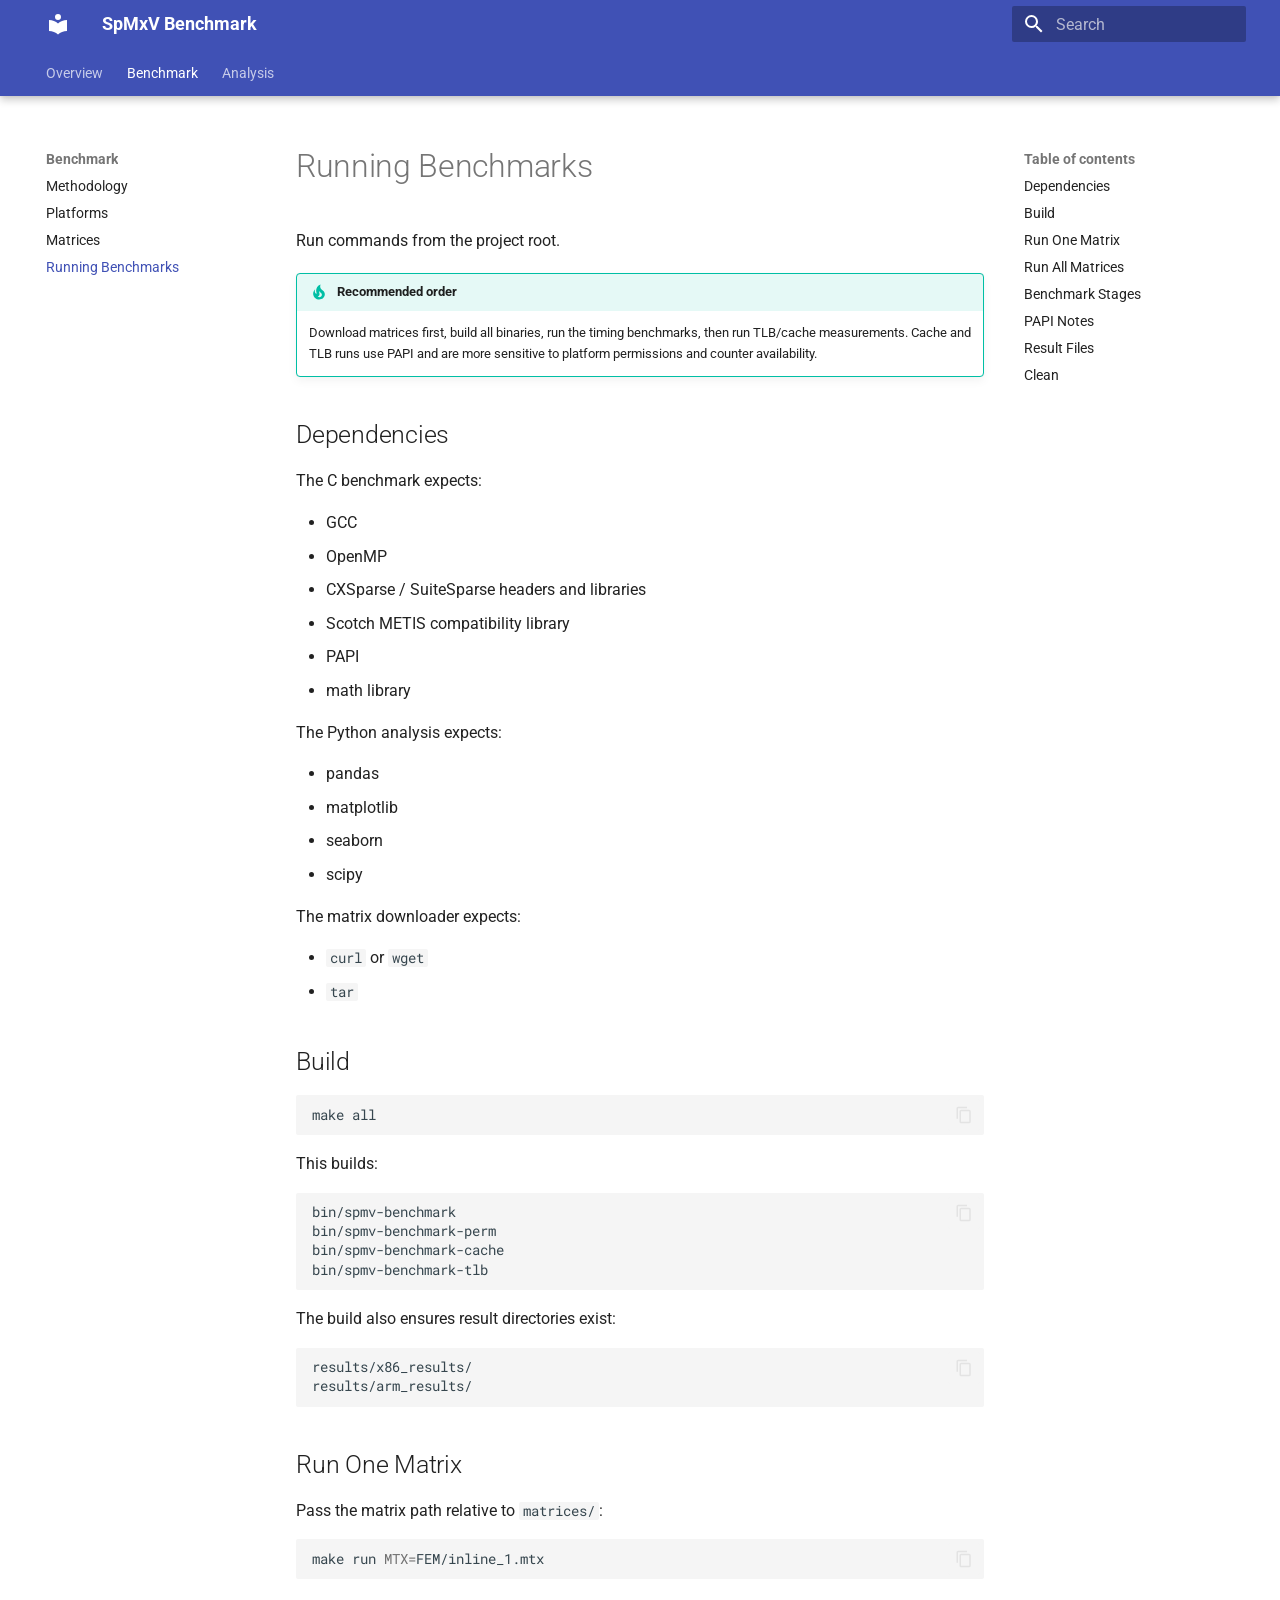
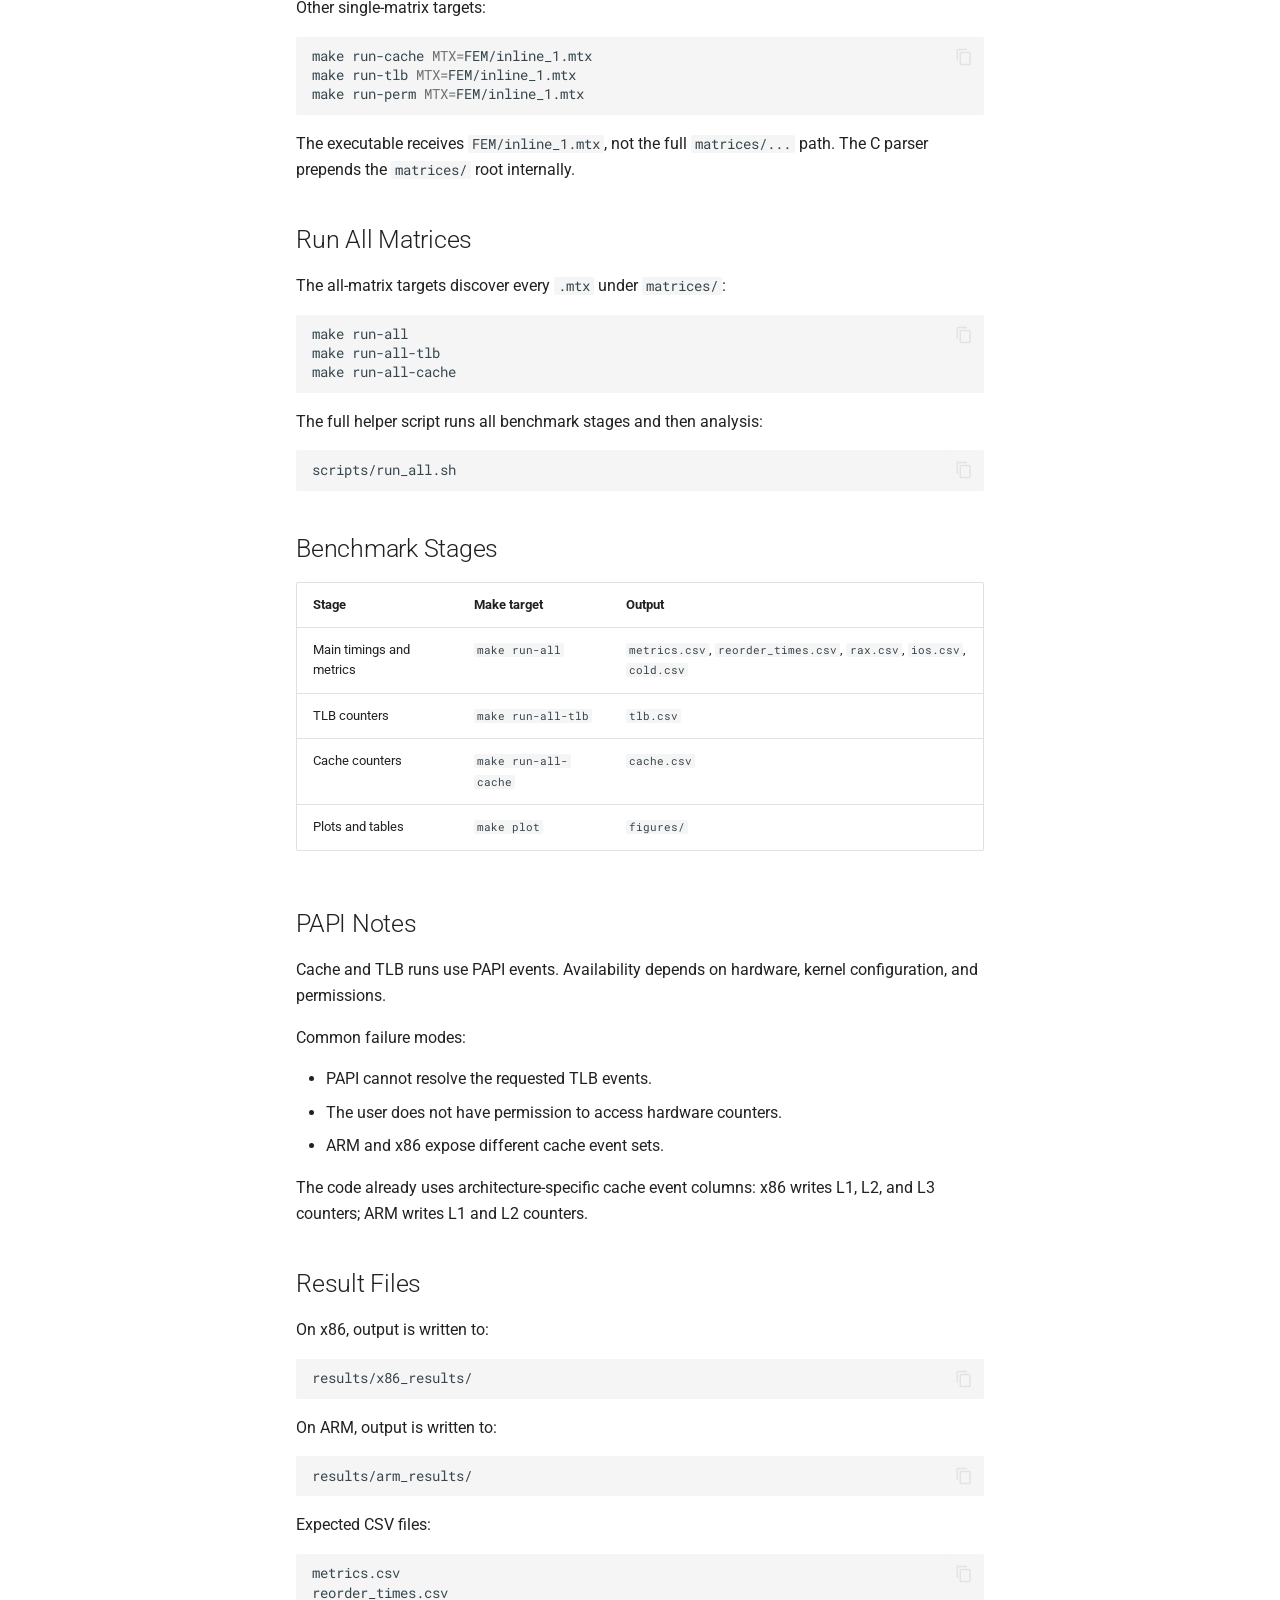
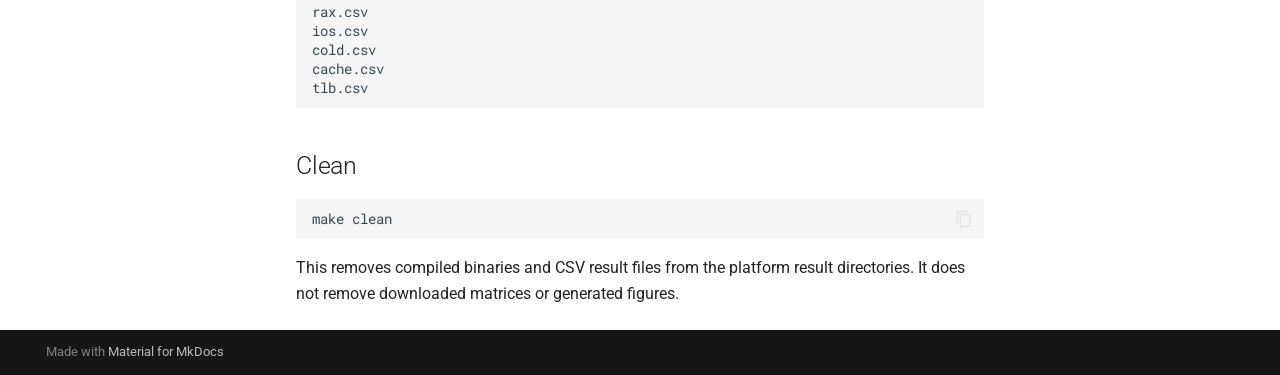
<file: running/index.html>
<!doctype html>
<html lang="en" class="no-js">
  <head>
    
      <meta charset="utf-8">
      <meta name="viewport" content="width=device-width,initial-scale=1">
      
        <meta name="description" content="Documentation for the sparse matrix-vector multiplication benchmark.">
      
      
      
      
        <link rel="prev" href="../matrices/">
      
      
        <link rel="next" href="../analysis/">
      
      
        
      
      
      <link rel="icon" href="../assets/images/favicon.png">
      <meta name="generator" content="mkdocs-1.6.1, mkdocs-material-9.7.6">
    
    
      
        <title>Running Benchmarks - SpMxV Benchmark</title>
      
    
    
      <link rel="stylesheet" href="../assets/stylesheets/main.484c7ddc.min.css">
      
        
        <link rel="stylesheet" href="../assets/stylesheets/palette.ab4e12ef.min.css">
      
      


    
    
      
    
    
      
        
        
        <link rel="preconnect" href="https://fonts.gstatic.com" crossorigin>
        <link rel="stylesheet" href="https://fonts.googleapis.com/css?family=Roboto:300,300i,400,400i,700,700i%7CRoboto+Mono:400,400i,700,700i&display=fallback">
        <style>:root{--md-text-font:"Roboto";--md-code-font:"Roboto Mono"}</style>
      
    
    
    <script>__md_scope=new URL("..",location),__md_hash=e=>[...e].reduce(((e,_)=>(e<<5)-e+_.charCodeAt(0)),0),__md_get=(e,_=localStorage,t=__md_scope)=>JSON.parse(_.getItem(t.pathname+"."+e)),__md_set=(e,_,t=localStorage,a=__md_scope)=>{try{t.setItem(a.pathname+"."+e,JSON.stringify(_))}catch(e){}}</script>
    
      

    
    
  </head>
  
  
    
    
    
    
    
    <body dir="ltr" data-md-color-scheme="default" data-md-color-primary="indigo" data-md-color-accent="indigo">
  
    
    <input class="md-toggle" data-md-toggle="drawer" type="checkbox" id="__drawer" autocomplete="off">
    <input class="md-toggle" data-md-toggle="search" type="checkbox" id="__search" autocomplete="off">
    <label class="md-overlay" for="__drawer"></label>
    <div data-md-component="skip">
      
        
        <a href="#running-benchmarks" class="md-skip">
          Skip to content
        </a>
      
    </div>
    <div data-md-component="announce">
      
    </div>
    
    
      

  

<header class="md-header md-header--shadow md-header--lifted" data-md-component="header">
  <nav class="md-header__inner md-grid" aria-label="Header">
    <a href=".." title="SpMxV Benchmark" class="md-header__button md-logo" aria-label="SpMxV Benchmark" data-md-component="logo">
      
  
  <svg xmlns="http://www.w3.org/2000/svg" viewBox="0 0 24 24"><path d="M12 8a3 3 0 0 0 3-3 3 3 0 0 0-3-3 3 3 0 0 0-3 3 3 3 0 0 0 3 3m0 3.54C9.64 9.35 6.5 8 3 8v11c3.5 0 6.64 1.35 9 3.54 2.36-2.19 5.5-3.54 9-3.54V8c-3.5 0-6.64 1.35-9 3.54"/></svg>

    </a>
    <label class="md-header__button md-icon" for="__drawer">
      
      <svg xmlns="http://www.w3.org/2000/svg" viewBox="0 0 24 24"><path d="M3 6h18v2H3zm0 5h18v2H3zm0 5h18v2H3z"/></svg>
    </label>
    <div class="md-header__title" data-md-component="header-title">
      <div class="md-header__ellipsis">
        <div class="md-header__topic">
          <span class="md-ellipsis">
            SpMxV Benchmark
          </span>
        </div>
        <div class="md-header__topic" data-md-component="header-topic">
          <span class="md-ellipsis">
            
              Running Benchmarks
            
          </span>
        </div>
      </div>
    </div>
    
      
    
    
    
    
      
      
        <label class="md-header__button md-icon" for="__search">
          
          <svg xmlns="http://www.w3.org/2000/svg" viewBox="0 0 24 24"><path d="M9.5 3A6.5 6.5 0 0 1 16 9.5c0 1.61-.59 3.09-1.56 4.23l.27.27h.79l5 5-1.5 1.5-5-5v-.79l-.27-.27A6.52 6.52 0 0 1 9.5 16 6.5 6.5 0 0 1 3 9.5 6.5 6.5 0 0 1 9.5 3m0 2C7 5 5 7 5 9.5S7 14 9.5 14 14 12 14 9.5 12 5 9.5 5"/></svg>
        </label>
        <div class="md-search" data-md-component="search" role="dialog">
  <label class="md-search__overlay" for="__search"></label>
  <div class="md-search__inner" role="search">
    <form class="md-search__form" name="search">
      <input type="text" class="md-search__input" name="query" aria-label="Search" placeholder="Search" autocapitalize="off" autocorrect="off" autocomplete="off" spellcheck="false" data-md-component="search-query" required>
      <label class="md-search__icon md-icon" for="__search">
        
        <svg xmlns="http://www.w3.org/2000/svg" viewBox="0 0 24 24"><path d="M9.5 3A6.5 6.5 0 0 1 16 9.5c0 1.61-.59 3.09-1.56 4.23l.27.27h.79l5 5-1.5 1.5-5-5v-.79l-.27-.27A6.52 6.52 0 0 1 9.5 16 6.5 6.5 0 0 1 3 9.5 6.5 6.5 0 0 1 9.5 3m0 2C7 5 5 7 5 9.5S7 14 9.5 14 14 12 14 9.5 12 5 9.5 5"/></svg>
        
        <svg xmlns="http://www.w3.org/2000/svg" viewBox="0 0 24 24"><path d="M20 11v2H8l5.5 5.5-1.42 1.42L4.16 12l7.92-7.92L13.5 5.5 8 11z"/></svg>
      </label>
      <nav class="md-search__options" aria-label="Search">
        
        <button type="reset" class="md-search__icon md-icon" title="Clear" aria-label="Clear" tabindex="-1">
          
          <svg xmlns="http://www.w3.org/2000/svg" viewBox="0 0 24 24"><path d="M19 6.41 17.59 5 12 10.59 6.41 5 5 6.41 10.59 12 5 17.59 6.41 19 12 13.41 17.59 19 19 17.59 13.41 12z"/></svg>
        </button>
      </nav>
      
        <div class="md-search__suggest" data-md-component="search-suggest"></div>
      
    </form>
    <div class="md-search__output">
      <div class="md-search__scrollwrap" tabindex="0" data-md-scrollfix>
        <div class="md-search-result" data-md-component="search-result">
          <div class="md-search-result__meta">
            Initializing search
          </div>
          <ol class="md-search-result__list" role="presentation"></ol>
        </div>
      </div>
    </div>
  </div>
</div>
      
    
    
  </nav>
  
    
      
<nav class="md-tabs" aria-label="Tabs" data-md-component="tabs">
  <div class="md-grid">
    <ul class="md-tabs__list">
      
        
  
  
  
  
    
    
      <li class="md-tabs__item">
        <a href=".." class="md-tabs__link">
          
  
  
  Overview

        </a>
      </li>
    
  

      
        
  
  
  
    
  
  
    
    
      <li class="md-tabs__item md-tabs__item--active">
        <a href="../methodology/" class="md-tabs__link">
          
  
  
  Benchmark

        </a>
      </li>
    
  

      
        
  
  
  
  
    
    
      <li class="md-tabs__item">
        <a href="../analysis/" class="md-tabs__link">
          
  
  
  Analysis

        </a>
      </li>
    
  

      
    </ul>
  </div>
</nav>
    
  
</header>
    
    <div class="md-container" data-md-component="container">
      
      
        
      
      <main class="md-main" data-md-component="main">
        <div class="md-main__inner md-grid">
          
            
              
              <div class="md-sidebar md-sidebar--primary" data-md-component="sidebar" data-md-type="navigation" >
                <div class="md-sidebar__scrollwrap">
                  <div class="md-sidebar__inner">
                    


  


<nav class="md-nav md-nav--primary md-nav--lifted" aria-label="Navigation" data-md-level="0">
  <label class="md-nav__title" for="__drawer">
    <a href=".." title="SpMxV Benchmark" class="md-nav__button md-logo" aria-label="SpMxV Benchmark" data-md-component="logo">
      
  
  <svg xmlns="http://www.w3.org/2000/svg" viewBox="0 0 24 24"><path d="M12 8a3 3 0 0 0 3-3 3 3 0 0 0-3-3 3 3 0 0 0-3 3 3 3 0 0 0 3 3m0 3.54C9.64 9.35 6.5 8 3 8v11c3.5 0 6.64 1.35 9 3.54 2.36-2.19 5.5-3.54 9-3.54V8c-3.5 0-6.64 1.35-9 3.54"/></svg>

    </a>
    SpMxV Benchmark
  </label>
  
  <ul class="md-nav__list" data-md-scrollfix>
    
      
      
  
  
  
  
    
    
    
    
      
      
        
      
    
    
    <li class="md-nav__item md-nav__item--nested">
      
        
        
          
        
        <input class="md-nav__toggle md-toggle md-toggle--indeterminate" type="checkbox" id="__nav_1" >
        
          
          <label class="md-nav__link" for="__nav_1" id="__nav_1_label" tabindex="0">
            
  
  
  <span class="md-ellipsis">
    
  
    Overview
  

    
  </span>
  
  

            <span class="md-nav__icon md-icon"></span>
          </label>
        
        <nav class="md-nav" data-md-level="1" aria-labelledby="__nav_1_label" aria-expanded="false">
          <label class="md-nav__title" for="__nav_1">
            <span class="md-nav__icon md-icon"></span>
            
  
    Overview
  

          </label>
          <ul class="md-nav__list" data-md-scrollfix>
            
              
                
  
  
  
  
    <li class="md-nav__item">
      <a href=".." class="md-nav__link">
        
  
  
  <span class="md-ellipsis">
    
  
    Home
  

    
  </span>
  
  

      </a>
    </li>
  

              
            
              
                
  
  
  
  
    <li class="md-nav__item">
      <a href="../structure/" class="md-nav__link">
        
  
  
  <span class="md-ellipsis">
    
  
    Project Structure
  

    
  </span>
  
  

      </a>
    </li>
  

              
            
          </ul>
        </nav>
      
    </li>
  

    
      
      
  
  
    
  
  
  
    
    
    
    
      
        
        
      
      
        
      
    
    
    <li class="md-nav__item md-nav__item--active md-nav__item--section md-nav__item--nested">
      
        
        
        <input class="md-nav__toggle md-toggle " type="checkbox" id="__nav_2" checked>
        
          
          <label class="md-nav__link" for="__nav_2" id="__nav_2_label" tabindex="">
            
  
  
  <span class="md-ellipsis">
    
  
    Benchmark
  

    
  </span>
  
  

            <span class="md-nav__icon md-icon"></span>
          </label>
        
        <nav class="md-nav" data-md-level="1" aria-labelledby="__nav_2_label" aria-expanded="true">
          <label class="md-nav__title" for="__nav_2">
            <span class="md-nav__icon md-icon"></span>
            
  
    Benchmark
  

          </label>
          <ul class="md-nav__list" data-md-scrollfix>
            
              
                
  
  
  
  
    <li class="md-nav__item">
      <a href="../methodology/" class="md-nav__link">
        
  
  
  <span class="md-ellipsis">
    
  
    Methodology
  

    
  </span>
  
  

      </a>
    </li>
  

              
            
              
                
  
  
  
  
    <li class="md-nav__item">
      <a href="../platforms/" class="md-nav__link">
        
  
  
  <span class="md-ellipsis">
    
  
    Platforms
  

    
  </span>
  
  

      </a>
    </li>
  

              
            
              
                
  
  
  
  
    <li class="md-nav__item">
      <a href="../matrices/" class="md-nav__link">
        
  
  
  <span class="md-ellipsis">
    
  
    Matrices
  

    
  </span>
  
  

      </a>
    </li>
  

              
            
              
                
  
  
    
  
  
  
    <li class="md-nav__item md-nav__item--active">
      
      <input class="md-nav__toggle md-toggle" type="checkbox" id="__toc">
      
      
        
      
      
        <label class="md-nav__link md-nav__link--active" for="__toc">
          
  
  
  <span class="md-ellipsis">
    
  
    Running Benchmarks
  

    
  </span>
  
  

          <span class="md-nav__icon md-icon"></span>
        </label>
      
      <a href="./" class="md-nav__link md-nav__link--active">
        
  
  
  <span class="md-ellipsis">
    
  
    Running Benchmarks
  

    
  </span>
  
  

      </a>
      
        

<nav class="md-nav md-nav--secondary" aria-label="Table of contents">
  
  
  
    
  
  
    <label class="md-nav__title" for="__toc">
      <span class="md-nav__icon md-icon"></span>
      Table of contents
    </label>
    <ul class="md-nav__list" data-md-component="toc" data-md-scrollfix>
      
        <li class="md-nav__item">
  <a href="#dependencies" class="md-nav__link">
    <span class="md-ellipsis">
      
        Dependencies
      
    </span>
  </a>
  
</li>
      
        <li class="md-nav__item">
  <a href="#build" class="md-nav__link">
    <span class="md-ellipsis">
      
        Build
      
    </span>
  </a>
  
</li>
      
        <li class="md-nav__item">
  <a href="#run-one-matrix" class="md-nav__link">
    <span class="md-ellipsis">
      
        Run One Matrix
      
    </span>
  </a>
  
</li>
      
        <li class="md-nav__item">
  <a href="#run-all-matrices" class="md-nav__link">
    <span class="md-ellipsis">
      
        Run All Matrices
      
    </span>
  </a>
  
</li>
      
        <li class="md-nav__item">
  <a href="#benchmark-stages" class="md-nav__link">
    <span class="md-ellipsis">
      
        Benchmark Stages
      
    </span>
  </a>
  
</li>
      
        <li class="md-nav__item">
  <a href="#papi-notes" class="md-nav__link">
    <span class="md-ellipsis">
      
        PAPI Notes
      
    </span>
  </a>
  
</li>
      
        <li class="md-nav__item">
  <a href="#result-files" class="md-nav__link">
    <span class="md-ellipsis">
      
        Result Files
      
    </span>
  </a>
  
</li>
      
        <li class="md-nav__item">
  <a href="#clean" class="md-nav__link">
    <span class="md-ellipsis">
      
        Clean
      
    </span>
  </a>
  
</li>
      
    </ul>
  
</nav>
      
    </li>
  

              
            
          </ul>
        </nav>
      
    </li>
  

    
      
      
  
  
  
  
    
    
    
    
      
      
        
      
    
    
    <li class="md-nav__item md-nav__item--nested">
      
        
        
          
        
        <input class="md-nav__toggle md-toggle md-toggle--indeterminate" type="checkbox" id="__nav_3" >
        
          
          <label class="md-nav__link" for="__nav_3" id="__nav_3_label" tabindex="0">
            
  
  
  <span class="md-ellipsis">
    
  
    Analysis
  

    
  </span>
  
  

            <span class="md-nav__icon md-icon"></span>
          </label>
        
        <nav class="md-nav" data-md-level="1" aria-labelledby="__nav_3_label" aria-expanded="false">
          <label class="md-nav__title" for="__nav_3">
            <span class="md-nav__icon md-icon"></span>
            
  
    Analysis
  

          </label>
          <ul class="md-nav__list" data-md-scrollfix>
            
              
                
  
  
  
  
    <li class="md-nav__item">
      <a href="../analysis/" class="md-nav__link">
        
  
  
  <span class="md-ellipsis">
    
  
    Analysis Pipeline
  

    
  </span>
  
  

      </a>
    </li>
  

              
            
              
                
  
  
  
  
    <li class="md-nav__item">
      <a href="../results/" class="md-nav__link">
        
  
  
  <span class="md-ellipsis">
    
  
    Result Figures
  

    
  </span>
  
  

      </a>
    </li>
  

              
            
          </ul>
        </nav>
      
    </li>
  

    
  </ul>
</nav>
                  </div>
                </div>
              </div>
            
            
              
              <div class="md-sidebar md-sidebar--secondary" data-md-component="sidebar" data-md-type="toc" >
                <div class="md-sidebar__scrollwrap">
                  <div class="md-sidebar__inner">
                    

<nav class="md-nav md-nav--secondary" aria-label="Table of contents">
  
  
  
    
  
  
    <label class="md-nav__title" for="__toc">
      <span class="md-nav__icon md-icon"></span>
      Table of contents
    </label>
    <ul class="md-nav__list" data-md-component="toc" data-md-scrollfix>
      
        <li class="md-nav__item">
  <a href="#dependencies" class="md-nav__link">
    <span class="md-ellipsis">
      
        Dependencies
      
    </span>
  </a>
  
</li>
      
        <li class="md-nav__item">
  <a href="#build" class="md-nav__link">
    <span class="md-ellipsis">
      
        Build
      
    </span>
  </a>
  
</li>
      
        <li class="md-nav__item">
  <a href="#run-one-matrix" class="md-nav__link">
    <span class="md-ellipsis">
      
        Run One Matrix
      
    </span>
  </a>
  
</li>
      
        <li class="md-nav__item">
  <a href="#run-all-matrices" class="md-nav__link">
    <span class="md-ellipsis">
      
        Run All Matrices
      
    </span>
  </a>
  
</li>
      
        <li class="md-nav__item">
  <a href="#benchmark-stages" class="md-nav__link">
    <span class="md-ellipsis">
      
        Benchmark Stages
      
    </span>
  </a>
  
</li>
      
        <li class="md-nav__item">
  <a href="#papi-notes" class="md-nav__link">
    <span class="md-ellipsis">
      
        PAPI Notes
      
    </span>
  </a>
  
</li>
      
        <li class="md-nav__item">
  <a href="#result-files" class="md-nav__link">
    <span class="md-ellipsis">
      
        Result Files
      
    </span>
  </a>
  
</li>
      
        <li class="md-nav__item">
  <a href="#clean" class="md-nav__link">
    <span class="md-ellipsis">
      
        Clean
      
    </span>
  </a>
  
</li>
      
    </ul>
  
</nav>
                  </div>
                </div>
              </div>
            
          
          
            <div class="md-content" data-md-component="content">
              
                




              
              <article class="md-content__inner md-typeset">
                
                  



<h1 id="running-benchmarks">Running Benchmarks<a class="headerlink" href="#running-benchmarks" title="Permanent link">&para;</a></h1>
<p>Run commands from the project root.</p>
<div class="admonition tip">
<p class="admonition-title">Recommended order</p>
<p>Download matrices first, build all binaries, run the timing benchmarks,
then run TLB/cache measurements. Cache and TLB runs use PAPI and are more
sensitive to platform permissions and counter availability.</p>
</div>
<h2 id="dependencies">Dependencies<a class="headerlink" href="#dependencies" title="Permanent link">&para;</a></h2>
<p>The C benchmark expects:</p>
<ul>
<li>GCC</li>
<li>OpenMP</li>
<li>CXSparse / SuiteSparse headers and libraries</li>
<li>Scotch METIS compatibility library</li>
<li>PAPI</li>
<li>math library</li>
</ul>
<p>The Python analysis expects:</p>
<ul>
<li>pandas</li>
<li>matplotlib</li>
<li>seaborn</li>
<li>scipy</li>
</ul>
<p>The matrix downloader expects:</p>
<ul>
<li><code>curl</code> or <code>wget</code></li>
<li><code>tar</code></li>
</ul>
<h2 id="build">Build<a class="headerlink" href="#build" title="Permanent link">&para;</a></h2>
<div class="highlight"><pre><span></span><code>make<span class="w"> </span>all
</code></pre></div>
<p>This builds:</p>
<div class="highlight"><pre><span></span><code>bin/spmv-benchmark
bin/spmv-benchmark-perm
bin/spmv-benchmark-cache
bin/spmv-benchmark-tlb
</code></pre></div>
<p>The build also ensures result directories exist:</p>
<div class="highlight"><pre><span></span><code>results/x86_results/
results/arm_results/
</code></pre></div>
<h2 id="run-one-matrix">Run One Matrix<a class="headerlink" href="#run-one-matrix" title="Permanent link">&para;</a></h2>
<p>Pass the matrix path relative to <code>matrices/</code>:</p>
<div class="highlight"><pre><span></span><code>make<span class="w"> </span>run<span class="w"> </span><span class="nv">MTX</span><span class="o">=</span>FEM/inline_1.mtx
</code></pre></div>
<p>Other single-matrix targets:</p>
<div class="highlight"><pre><span></span><code>make<span class="w"> </span>run-cache<span class="w"> </span><span class="nv">MTX</span><span class="o">=</span>FEM/inline_1.mtx
make<span class="w"> </span>run-tlb<span class="w"> </span><span class="nv">MTX</span><span class="o">=</span>FEM/inline_1.mtx
make<span class="w"> </span>run-perm<span class="w"> </span><span class="nv">MTX</span><span class="o">=</span>FEM/inline_1.mtx
</code></pre></div>
<p>The executable receives <code>FEM/inline_1.mtx</code>, not the full <code>matrices/...</code> path.
The C parser prepends the <code>matrices/</code> root internally.</p>
<h2 id="run-all-matrices">Run All Matrices<a class="headerlink" href="#run-all-matrices" title="Permanent link">&para;</a></h2>
<p>The all-matrix targets discover every <code>.mtx</code> under <code>matrices/</code>:</p>
<div class="highlight"><pre><span></span><code>make<span class="w"> </span>run-all
make<span class="w"> </span>run-all-tlb
make<span class="w"> </span>run-all-cache
</code></pre></div>
<p>The full helper script runs all benchmark stages and then analysis:</p>
<div class="highlight"><pre><span></span><code>scripts/run_all.sh
</code></pre></div>
<h2 id="benchmark-stages">Benchmark Stages<a class="headerlink" href="#benchmark-stages" title="Permanent link">&para;</a></h2>
<table>
<thead>
<tr>
<th>Stage</th>
<th>Make target</th>
<th>Output</th>
</tr>
</thead>
<tbody>
<tr>
<td>Main timings and metrics</td>
<td><code>make run-all</code></td>
<td><code>metrics.csv</code>, <code>reorder_times.csv</code>, <code>rax.csv</code>, <code>ios.csv</code>, <code>cold.csv</code></td>
</tr>
<tr>
<td>TLB counters</td>
<td><code>make run-all-tlb</code></td>
<td><code>tlb.csv</code></td>
</tr>
<tr>
<td>Cache counters</td>
<td><code>make run-all-cache</code></td>
<td><code>cache.csv</code></td>
</tr>
<tr>
<td>Plots and tables</td>
<td><code>make plot</code></td>
<td><code>figures/</code></td>
</tr>
</tbody>
</table>
<h2 id="papi-notes">PAPI Notes<a class="headerlink" href="#papi-notes" title="Permanent link">&para;</a></h2>
<p>Cache and TLB runs use PAPI events. Availability depends on hardware, kernel
configuration, and permissions.</p>
<p>Common failure modes:</p>
<ul>
<li>PAPI cannot resolve the requested TLB events.</li>
<li>The user does not have permission to access hardware counters.</li>
<li>ARM and x86 expose different cache event sets.</li>
</ul>
<p>The code already uses architecture-specific cache event columns: x86 writes L1,
L2, and L3 counters; ARM writes L1 and L2 counters.</p>
<h2 id="result-files">Result Files<a class="headerlink" href="#result-files" title="Permanent link">&para;</a></h2>
<p>On x86, output is written to:</p>
<div class="highlight"><pre><span></span><code>results/x86_results/
</code></pre></div>
<p>On ARM, output is written to:</p>
<div class="highlight"><pre><span></span><code>results/arm_results/
</code></pre></div>
<p>Expected CSV files:</p>
<div class="highlight"><pre><span></span><code>metrics.csv
reorder_times.csv
rax.csv
ios.csv
cold.csv
cache.csv
tlb.csv
</code></pre></div>
<h2 id="clean">Clean<a class="headerlink" href="#clean" title="Permanent link">&para;</a></h2>
<div class="highlight"><pre><span></span><code>make<span class="w"> </span>clean
</code></pre></div>
<p>This removes compiled binaries and CSV result files from the platform result
directories. It does not remove downloaded matrices or generated figures.</p>












                
              </article>
            </div>
          
          
  <script>var tabs=__md_get("__tabs");if(Array.isArray(tabs))e:for(var set of document.querySelectorAll(".tabbed-set")){var labels=set.querySelector(".tabbed-labels");for(var tab of tabs)for(var label of labels.getElementsByTagName("label"))if(label.innerText.trim()===tab){var input=document.getElementById(label.htmlFor);input.checked=!0;continue e}}</script>

<script>var target=document.getElementById(location.hash.slice(1));target&&target.name&&(target.checked=target.name.startsWith("__tabbed_"))</script>
        </div>
        
          <button type="button" class="md-top md-icon" data-md-component="top" hidden>
  
  <svg xmlns="http://www.w3.org/2000/svg" viewBox="0 0 24 24"><path d="M13 20h-2V8l-5.5 5.5-1.42-1.42L12 4.16l7.92 7.92-1.42 1.42L13 8z"/></svg>
  Back to top
</button>
        
      </main>
      
        <footer class="md-footer">
  
  <div class="md-footer-meta md-typeset">
    <div class="md-footer-meta__inner md-grid">
      <div class="md-copyright">
  
  
    Made with
    <a href="https://squidfunk.github.io/mkdocs-material/" target="_blank" rel="noopener">
      Material for MkDocs
    </a>
  
</div>
      
    </div>
  </div>
</footer>
      
    </div>
    <div class="md-dialog" data-md-component="dialog">
      <div class="md-dialog__inner md-typeset"></div>
    </div>
    
    
    
      
      
      <script id="__config" type="application/json">{"annotate": null, "base": "..", "features": ["navigation.tabs", "navigation.tabs.sticky", "navigation.sections", "navigation.expand", "navigation.path", "navigation.top", "content.code.copy", "content.tabs.link", "search.highlight", "search.suggest"], "search": "../assets/javascripts/workers/search.2c215733.min.js", "tags": null, "translations": {"clipboard.copied": "Copied to clipboard", "clipboard.copy": "Copy to clipboard", "search.result.more.one": "1 more on this page", "search.result.more.other": "# more on this page", "search.result.none": "No matching documents", "search.result.one": "1 matching document", "search.result.other": "# matching documents", "search.result.placeholder": "Type to start searching", "search.result.term.missing": "Missing", "select.version": "Select version"}, "version": null}</script>
    
    
      <script src="../assets/javascripts/bundle.79ae519e.min.js"></script>
      
    
  </body>
</html>
</file>
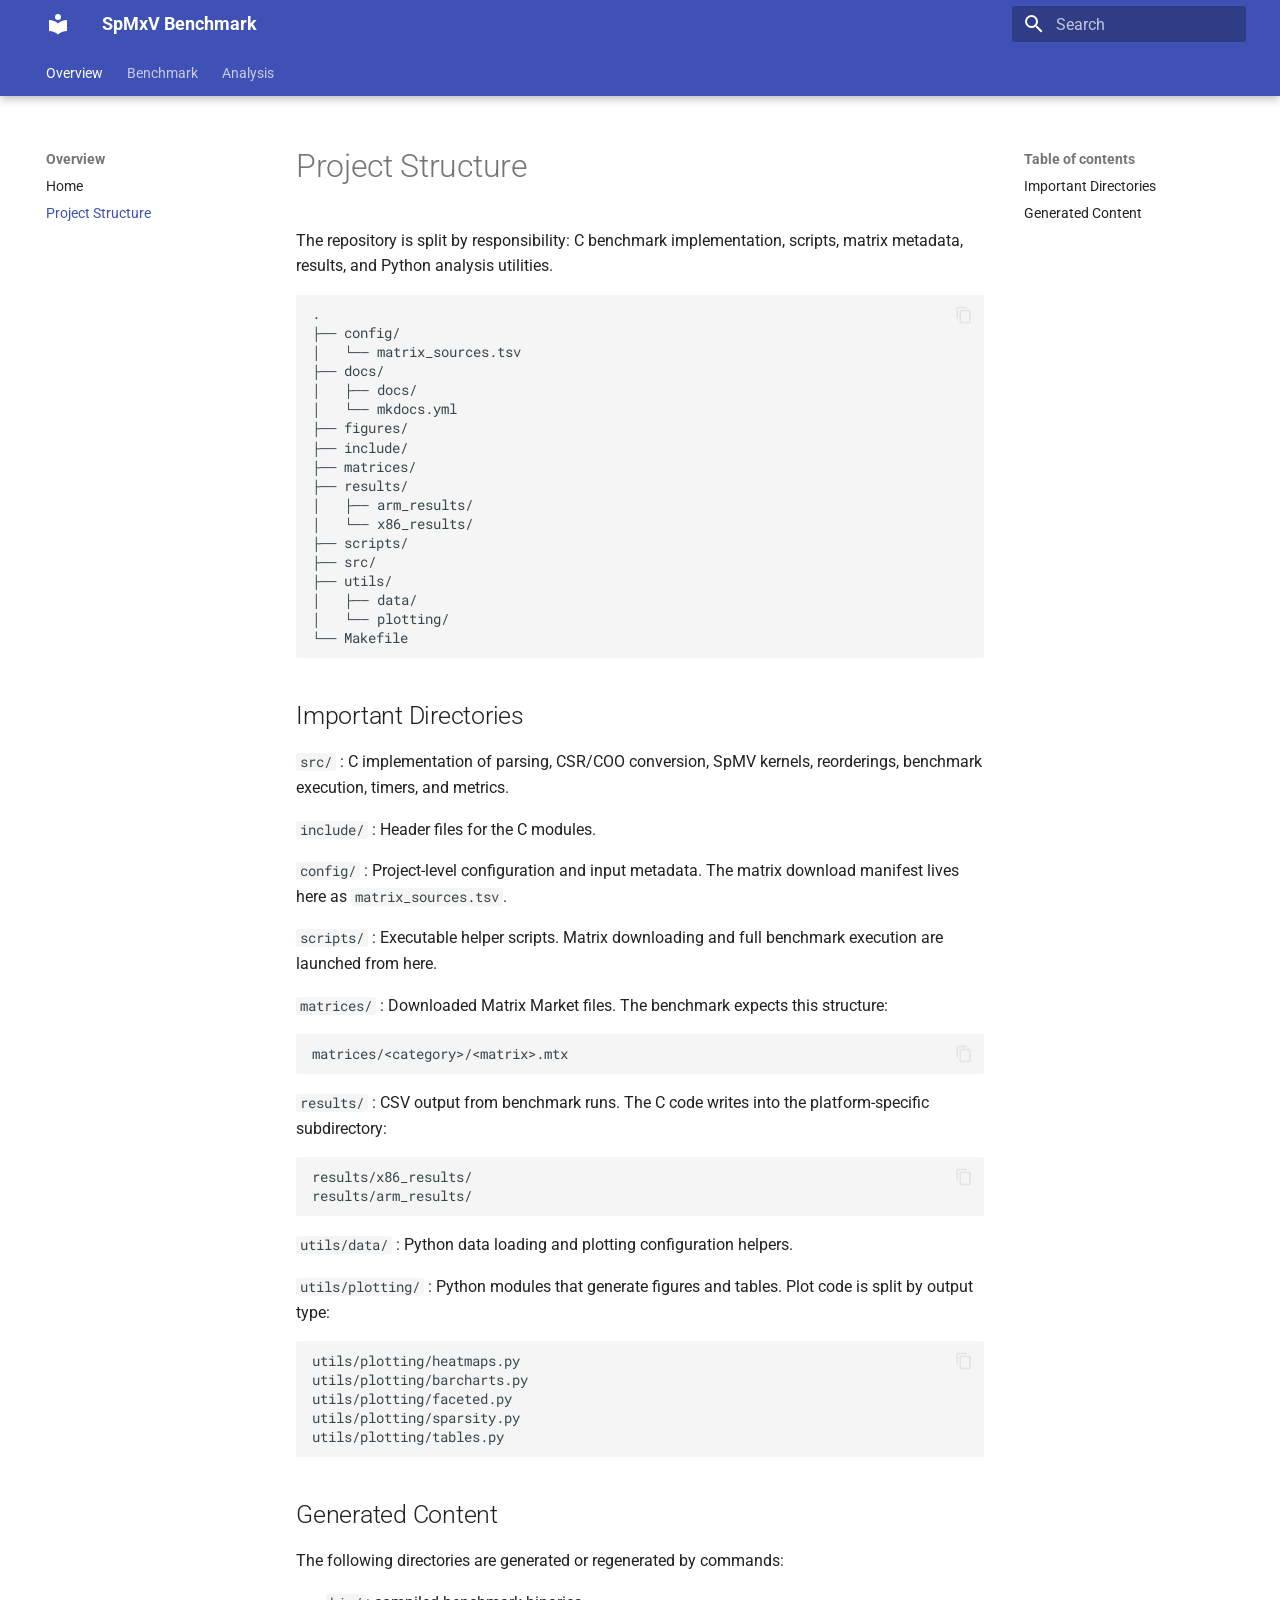
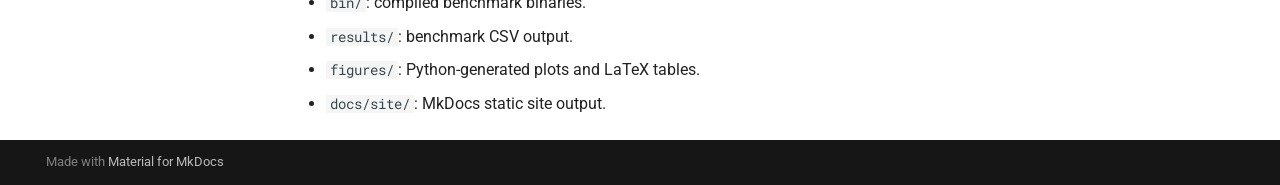
<file: structure/index.html>
<!doctype html>
<html lang="en" class="no-js">
  <head>
    
      <meta charset="utf-8">
      <meta name="viewport" content="width=device-width,initial-scale=1">
      
        <meta name="description" content="Documentation for the sparse matrix-vector multiplication benchmark.">
      
      
      
      
        <link rel="prev" href="..">
      
      
        <link rel="next" href="../methodology/">
      
      
        
      
      
      <link rel="icon" href="../assets/images/favicon.png">
      <meta name="generator" content="mkdocs-1.6.1, mkdocs-material-9.7.6">
    
    
      
        <title>Project Structure - SpMxV Benchmark</title>
      
    
    
      <link rel="stylesheet" href="../assets/stylesheets/main.484c7ddc.min.css">
      
        
        <link rel="stylesheet" href="../assets/stylesheets/palette.ab4e12ef.min.css">
      
      


    
    
      
    
    
      
        
        
        <link rel="preconnect" href="https://fonts.gstatic.com" crossorigin>
        <link rel="stylesheet" href="https://fonts.googleapis.com/css?family=Roboto:300,300i,400,400i,700,700i%7CRoboto+Mono:400,400i,700,700i&display=fallback">
        <style>:root{--md-text-font:"Roboto";--md-code-font:"Roboto Mono"}</style>
      
    
    
    <script>__md_scope=new URL("..",location),__md_hash=e=>[...e].reduce(((e,_)=>(e<<5)-e+_.charCodeAt(0)),0),__md_get=(e,_=localStorage,t=__md_scope)=>JSON.parse(_.getItem(t.pathname+"."+e)),__md_set=(e,_,t=localStorage,a=__md_scope)=>{try{t.setItem(a.pathname+"."+e,JSON.stringify(_))}catch(e){}}</script>
    
      

    
    
  </head>
  
  
    
    
    
    
    
    <body dir="ltr" data-md-color-scheme="default" data-md-color-primary="indigo" data-md-color-accent="indigo">
  
    
    <input class="md-toggle" data-md-toggle="drawer" type="checkbox" id="__drawer" autocomplete="off">
    <input class="md-toggle" data-md-toggle="search" type="checkbox" id="__search" autocomplete="off">
    <label class="md-overlay" for="__drawer"></label>
    <div data-md-component="skip">
      
        
        <a href="#project-structure" class="md-skip">
          Skip to content
        </a>
      
    </div>
    <div data-md-component="announce">
      
    </div>
    
    
      

  

<header class="md-header md-header--shadow md-header--lifted" data-md-component="header">
  <nav class="md-header__inner md-grid" aria-label="Header">
    <a href=".." title="SpMxV Benchmark" class="md-header__button md-logo" aria-label="SpMxV Benchmark" data-md-component="logo">
      
  
  <svg xmlns="http://www.w3.org/2000/svg" viewBox="0 0 24 24"><path d="M12 8a3 3 0 0 0 3-3 3 3 0 0 0-3-3 3 3 0 0 0-3 3 3 3 0 0 0 3 3m0 3.54C9.64 9.35 6.5 8 3 8v11c3.5 0 6.64 1.35 9 3.54 2.36-2.19 5.5-3.54 9-3.54V8c-3.5 0-6.64 1.35-9 3.54"/></svg>

    </a>
    <label class="md-header__button md-icon" for="__drawer">
      
      <svg xmlns="http://www.w3.org/2000/svg" viewBox="0 0 24 24"><path d="M3 6h18v2H3zm0 5h18v2H3zm0 5h18v2H3z"/></svg>
    </label>
    <div class="md-header__title" data-md-component="header-title">
      <div class="md-header__ellipsis">
        <div class="md-header__topic">
          <span class="md-ellipsis">
            SpMxV Benchmark
          </span>
        </div>
        <div class="md-header__topic" data-md-component="header-topic">
          <span class="md-ellipsis">
            
              Project Structure
            
          </span>
        </div>
      </div>
    </div>
    
      
    
    
    
    
      
      
        <label class="md-header__button md-icon" for="__search">
          
          <svg xmlns="http://www.w3.org/2000/svg" viewBox="0 0 24 24"><path d="M9.5 3A6.5 6.5 0 0 1 16 9.5c0 1.61-.59 3.09-1.56 4.23l.27.27h.79l5 5-1.5 1.5-5-5v-.79l-.27-.27A6.52 6.52 0 0 1 9.5 16 6.5 6.5 0 0 1 3 9.5 6.5 6.5 0 0 1 9.5 3m0 2C7 5 5 7 5 9.5S7 14 9.5 14 14 12 14 9.5 12 5 9.5 5"/></svg>
        </label>
        <div class="md-search" data-md-component="search" role="dialog">
  <label class="md-search__overlay" for="__search"></label>
  <div class="md-search__inner" role="search">
    <form class="md-search__form" name="search">
      <input type="text" class="md-search__input" name="query" aria-label="Search" placeholder="Search" autocapitalize="off" autocorrect="off" autocomplete="off" spellcheck="false" data-md-component="search-query" required>
      <label class="md-search__icon md-icon" for="__search">
        
        <svg xmlns="http://www.w3.org/2000/svg" viewBox="0 0 24 24"><path d="M9.5 3A6.5 6.5 0 0 1 16 9.5c0 1.61-.59 3.09-1.56 4.23l.27.27h.79l5 5-1.5 1.5-5-5v-.79l-.27-.27A6.52 6.52 0 0 1 9.5 16 6.5 6.5 0 0 1 3 9.5 6.5 6.5 0 0 1 9.5 3m0 2C7 5 5 7 5 9.5S7 14 9.5 14 14 12 14 9.5 12 5 9.5 5"/></svg>
        
        <svg xmlns="http://www.w3.org/2000/svg" viewBox="0 0 24 24"><path d="M20 11v2H8l5.5 5.5-1.42 1.42L4.16 12l7.92-7.92L13.5 5.5 8 11z"/></svg>
      </label>
      <nav class="md-search__options" aria-label="Search">
        
        <button type="reset" class="md-search__icon md-icon" title="Clear" aria-label="Clear" tabindex="-1">
          
          <svg xmlns="http://www.w3.org/2000/svg" viewBox="0 0 24 24"><path d="M19 6.41 17.59 5 12 10.59 6.41 5 5 6.41 10.59 12 5 17.59 6.41 19 12 13.41 17.59 19 19 17.59 13.41 12z"/></svg>
        </button>
      </nav>
      
        <div class="md-search__suggest" data-md-component="search-suggest"></div>
      
    </form>
    <div class="md-search__output">
      <div class="md-search__scrollwrap" tabindex="0" data-md-scrollfix>
        <div class="md-search-result" data-md-component="search-result">
          <div class="md-search-result__meta">
            Initializing search
          </div>
          <ol class="md-search-result__list" role="presentation"></ol>
        </div>
      </div>
    </div>
  </div>
</div>
      
    
    
  </nav>
  
    
      
<nav class="md-tabs" aria-label="Tabs" data-md-component="tabs">
  <div class="md-grid">
    <ul class="md-tabs__list">
      
        
  
  
  
    
  
  
    
    
      <li class="md-tabs__item md-tabs__item--active">
        <a href=".." class="md-tabs__link">
          
  
  
  Overview

        </a>
      </li>
    
  

      
        
  
  
  
  
    
    
      <li class="md-tabs__item">
        <a href="../methodology/" class="md-tabs__link">
          
  
  
  Benchmark

        </a>
      </li>
    
  

      
        
  
  
  
  
    
    
      <li class="md-tabs__item">
        <a href="../analysis/" class="md-tabs__link">
          
  
  
  Analysis

        </a>
      </li>
    
  

      
    </ul>
  </div>
</nav>
    
  
</header>
    
    <div class="md-container" data-md-component="container">
      
      
        
      
      <main class="md-main" data-md-component="main">
        <div class="md-main__inner md-grid">
          
            
              
              <div class="md-sidebar md-sidebar--primary" data-md-component="sidebar" data-md-type="navigation" >
                <div class="md-sidebar__scrollwrap">
                  <div class="md-sidebar__inner">
                    


  


<nav class="md-nav md-nav--primary md-nav--lifted" aria-label="Navigation" data-md-level="0">
  <label class="md-nav__title" for="__drawer">
    <a href=".." title="SpMxV Benchmark" class="md-nav__button md-logo" aria-label="SpMxV Benchmark" data-md-component="logo">
      
  
  <svg xmlns="http://www.w3.org/2000/svg" viewBox="0 0 24 24"><path d="M12 8a3 3 0 0 0 3-3 3 3 0 0 0-3-3 3 3 0 0 0-3 3 3 3 0 0 0 3 3m0 3.54C9.64 9.35 6.5 8 3 8v11c3.5 0 6.64 1.35 9 3.54 2.36-2.19 5.5-3.54 9-3.54V8c-3.5 0-6.64 1.35-9 3.54"/></svg>

    </a>
    SpMxV Benchmark
  </label>
  
  <ul class="md-nav__list" data-md-scrollfix>
    
      
      
  
  
    
  
  
  
    
    
    
    
      
        
        
      
      
        
      
    
    
    <li class="md-nav__item md-nav__item--active md-nav__item--section md-nav__item--nested">
      
        
        
        <input class="md-nav__toggle md-toggle " type="checkbox" id="__nav_1" checked>
        
          
          <label class="md-nav__link" for="__nav_1" id="__nav_1_label" tabindex="">
            
  
  
  <span class="md-ellipsis">
    
  
    Overview
  

    
  </span>
  
  

            <span class="md-nav__icon md-icon"></span>
          </label>
        
        <nav class="md-nav" data-md-level="1" aria-labelledby="__nav_1_label" aria-expanded="true">
          <label class="md-nav__title" for="__nav_1">
            <span class="md-nav__icon md-icon"></span>
            
  
    Overview
  

          </label>
          <ul class="md-nav__list" data-md-scrollfix>
            
              
                
  
  
  
  
    <li class="md-nav__item">
      <a href=".." class="md-nav__link">
        
  
  
  <span class="md-ellipsis">
    
  
    Home
  

    
  </span>
  
  

      </a>
    </li>
  

              
            
              
                
  
  
    
  
  
  
    <li class="md-nav__item md-nav__item--active">
      
      <input class="md-nav__toggle md-toggle" type="checkbox" id="__toc">
      
      
        
      
      
        <label class="md-nav__link md-nav__link--active" for="__toc">
          
  
  
  <span class="md-ellipsis">
    
  
    Project Structure
  

    
  </span>
  
  

          <span class="md-nav__icon md-icon"></span>
        </label>
      
      <a href="./" class="md-nav__link md-nav__link--active">
        
  
  
  <span class="md-ellipsis">
    
  
    Project Structure
  

    
  </span>
  
  

      </a>
      
        

<nav class="md-nav md-nav--secondary" aria-label="Table of contents">
  
  
  
    
  
  
    <label class="md-nav__title" for="__toc">
      <span class="md-nav__icon md-icon"></span>
      Table of contents
    </label>
    <ul class="md-nav__list" data-md-component="toc" data-md-scrollfix>
      
        <li class="md-nav__item">
  <a href="#important-directories" class="md-nav__link">
    <span class="md-ellipsis">
      
        Important Directories
      
    </span>
  </a>
  
</li>
      
        <li class="md-nav__item">
  <a href="#generated-content" class="md-nav__link">
    <span class="md-ellipsis">
      
        Generated Content
      
    </span>
  </a>
  
</li>
      
    </ul>
  
</nav>
      
    </li>
  

              
            
          </ul>
        </nav>
      
    </li>
  

    
      
      
  
  
  
  
    
    
    
    
      
      
        
      
    
    
    <li class="md-nav__item md-nav__item--nested">
      
        
        
          
        
        <input class="md-nav__toggle md-toggle md-toggle--indeterminate" type="checkbox" id="__nav_2" >
        
          
          <label class="md-nav__link" for="__nav_2" id="__nav_2_label" tabindex="0">
            
  
  
  <span class="md-ellipsis">
    
  
    Benchmark
  

    
  </span>
  
  

            <span class="md-nav__icon md-icon"></span>
          </label>
        
        <nav class="md-nav" data-md-level="1" aria-labelledby="__nav_2_label" aria-expanded="false">
          <label class="md-nav__title" for="__nav_2">
            <span class="md-nav__icon md-icon"></span>
            
  
    Benchmark
  

          </label>
          <ul class="md-nav__list" data-md-scrollfix>
            
              
                
  
  
  
  
    <li class="md-nav__item">
      <a href="../methodology/" class="md-nav__link">
        
  
  
  <span class="md-ellipsis">
    
  
    Methodology
  

    
  </span>
  
  

      </a>
    </li>
  

              
            
              
                
  
  
  
  
    <li class="md-nav__item">
      <a href="../platforms/" class="md-nav__link">
        
  
  
  <span class="md-ellipsis">
    
  
    Platforms
  

    
  </span>
  
  

      </a>
    </li>
  

              
            
              
                
  
  
  
  
    <li class="md-nav__item">
      <a href="../matrices/" class="md-nav__link">
        
  
  
  <span class="md-ellipsis">
    
  
    Matrices
  

    
  </span>
  
  

      </a>
    </li>
  

              
            
              
                
  
  
  
  
    <li class="md-nav__item">
      <a href="../running/" class="md-nav__link">
        
  
  
  <span class="md-ellipsis">
    
  
    Running Benchmarks
  

    
  </span>
  
  

      </a>
    </li>
  

              
            
          </ul>
        </nav>
      
    </li>
  

    
      
      
  
  
  
  
    
    
    
    
      
      
        
      
    
    
    <li class="md-nav__item md-nav__item--nested">
      
        
        
          
        
        <input class="md-nav__toggle md-toggle md-toggle--indeterminate" type="checkbox" id="__nav_3" >
        
          
          <label class="md-nav__link" for="__nav_3" id="__nav_3_label" tabindex="0">
            
  
  
  <span class="md-ellipsis">
    
  
    Analysis
  

    
  </span>
  
  

            <span class="md-nav__icon md-icon"></span>
          </label>
        
        <nav class="md-nav" data-md-level="1" aria-labelledby="__nav_3_label" aria-expanded="false">
          <label class="md-nav__title" for="__nav_3">
            <span class="md-nav__icon md-icon"></span>
            
  
    Analysis
  

          </label>
          <ul class="md-nav__list" data-md-scrollfix>
            
              
                
  
  
  
  
    <li class="md-nav__item">
      <a href="../analysis/" class="md-nav__link">
        
  
  
  <span class="md-ellipsis">
    
  
    Analysis Pipeline
  

    
  </span>
  
  

      </a>
    </li>
  

              
            
              
                
  
  
  
  
    <li class="md-nav__item">
      <a href="../results/" class="md-nav__link">
        
  
  
  <span class="md-ellipsis">
    
  
    Result Figures
  

    
  </span>
  
  

      </a>
    </li>
  

              
            
          </ul>
        </nav>
      
    </li>
  

    
  </ul>
</nav>
                  </div>
                </div>
              </div>
            
            
              
              <div class="md-sidebar md-sidebar--secondary" data-md-component="sidebar" data-md-type="toc" >
                <div class="md-sidebar__scrollwrap">
                  <div class="md-sidebar__inner">
                    

<nav class="md-nav md-nav--secondary" aria-label="Table of contents">
  
  
  
    
  
  
    <label class="md-nav__title" for="__toc">
      <span class="md-nav__icon md-icon"></span>
      Table of contents
    </label>
    <ul class="md-nav__list" data-md-component="toc" data-md-scrollfix>
      
        <li class="md-nav__item">
  <a href="#important-directories" class="md-nav__link">
    <span class="md-ellipsis">
      
        Important Directories
      
    </span>
  </a>
  
</li>
      
        <li class="md-nav__item">
  <a href="#generated-content" class="md-nav__link">
    <span class="md-ellipsis">
      
        Generated Content
      
    </span>
  </a>
  
</li>
      
    </ul>
  
</nav>
                  </div>
                </div>
              </div>
            
          
          
            <div class="md-content" data-md-component="content">
              
                




              
              <article class="md-content__inner md-typeset">
                
                  



<h1 id="project-structure">Project Structure<a class="headerlink" href="#project-structure" title="Permanent link">&para;</a></h1>
<p>The repository is split by responsibility: C benchmark implementation, scripts,
matrix metadata, results, and Python analysis utilities.</p>
<div class="highlight"><pre><span></span><code>.
├── config/
│   └── matrix_sources.tsv
├── docs/
│   ├── docs/
│   └── mkdocs.yml
├── figures/
├── include/
├── matrices/
├── results/
│   ├── arm_results/
│   └── x86_results/
├── scripts/
├── src/
├── utils/
│   ├── data/
│   └── plotting/
└── Makefile
</code></pre></div>
<h2 id="important-directories">Important Directories<a class="headerlink" href="#important-directories" title="Permanent link">&para;</a></h2>
<p><code>src/</code>
: C implementation of parsing, CSR/COO conversion, SpMV kernels, reorderings,
benchmark execution, timers, and metrics.</p>
<p><code>include/</code>
: Header files for the C modules.</p>
<p><code>config/</code>
: Project-level configuration and input metadata. The matrix download manifest
lives here as <code>matrix_sources.tsv</code>.</p>
<p><code>scripts/</code>
: Executable helper scripts. Matrix downloading and full benchmark execution
are launched from here.</p>
<p><code>matrices/</code>
: Downloaded Matrix Market files. The benchmark expects this structure:</p>
<div class="highlight"><pre><span></span><code>matrices/&lt;category&gt;/&lt;matrix&gt;.mtx
</code></pre></div>
<p><code>results/</code>
: CSV output from benchmark runs. The C code writes into the platform-specific
subdirectory:</p>
<div class="highlight"><pre><span></span><code>results/x86_results/
results/arm_results/
</code></pre></div>
<p><code>utils/data/</code>
: Python data loading and plotting configuration helpers.</p>
<p><code>utils/plotting/</code>
: Python modules that generate figures and tables. Plot code is split by output
type:</p>
<div class="highlight"><pre><span></span><code>utils/plotting/heatmaps.py
utils/plotting/barcharts.py
utils/plotting/faceted.py
utils/plotting/sparsity.py
utils/plotting/tables.py
</code></pre></div>
<h2 id="generated-content">Generated Content<a class="headerlink" href="#generated-content" title="Permanent link">&para;</a></h2>
<p>The following directories are generated or regenerated by commands:</p>
<ul>
<li><code>bin/</code>: compiled benchmark binaries.</li>
<li><code>results/</code>: benchmark CSV output.</li>
<li><code>figures/</code>: Python-generated plots and LaTeX tables.</li>
<li><code>docs/site/</code>: MkDocs static site output.</li>
</ul>












                
              </article>
            </div>
          
          
  <script>var tabs=__md_get("__tabs");if(Array.isArray(tabs))e:for(var set of document.querySelectorAll(".tabbed-set")){var labels=set.querySelector(".tabbed-labels");for(var tab of tabs)for(var label of labels.getElementsByTagName("label"))if(label.innerText.trim()===tab){var input=document.getElementById(label.htmlFor);input.checked=!0;continue e}}</script>

<script>var target=document.getElementById(location.hash.slice(1));target&&target.name&&(target.checked=target.name.startsWith("__tabbed_"))</script>
        </div>
        
          <button type="button" class="md-top md-icon" data-md-component="top" hidden>
  
  <svg xmlns="http://www.w3.org/2000/svg" viewBox="0 0 24 24"><path d="M13 20h-2V8l-5.5 5.5-1.42-1.42L12 4.16l7.92 7.92-1.42 1.42L13 8z"/></svg>
  Back to top
</button>
        
      </main>
      
        <footer class="md-footer">
  
  <div class="md-footer-meta md-typeset">
    <div class="md-footer-meta__inner md-grid">
      <div class="md-copyright">
  
  
    Made with
    <a href="https://squidfunk.github.io/mkdocs-material/" target="_blank" rel="noopener">
      Material for MkDocs
    </a>
  
</div>
      
    </div>
  </div>
</footer>
      
    </div>
    <div class="md-dialog" data-md-component="dialog">
      <div class="md-dialog__inner md-typeset"></div>
    </div>
    
    
    
      
      
      <script id="__config" type="application/json">{"annotate": null, "base": "..", "features": ["navigation.tabs", "navigation.tabs.sticky", "navigation.sections", "navigation.expand", "navigation.path", "navigation.top", "content.code.copy", "content.tabs.link", "search.highlight", "search.suggest"], "search": "../assets/javascripts/workers/search.2c215733.min.js", "tags": null, "translations": {"clipboard.copied": "Copied to clipboard", "clipboard.copy": "Copy to clipboard", "search.result.more.one": "1 more on this page", "search.result.more.other": "# more on this page", "search.result.none": "No matching documents", "search.result.one": "1 matching document", "search.result.other": "# matching documents", "search.result.placeholder": "Type to start searching", "search.result.term.missing": "Missing", "select.version": "Select version"}, "version": null}</script>
    
    
      <script src="../assets/javascripts/bundle.79ae519e.min.js"></script>
      
    
  </body>
</html>
</file>
<file: assets/stylesheets/main.484c7ddc.min.css>
@charset "UTF-8";html{-webkit-text-size-adjust:none;-moz-text-size-adjust:none;text-size-adjust:none;box-sizing:border-box}*,:after,:before{box-sizing:inherit}@media (prefers-reduced-motion){*,:after,:before{transition:none!important}}body{margin:0}a,button,input,label{-webkit-tap-highlight-color:transparent}a{color:inherit;text-decoration:none}hr{border:0;box-sizing:initial;display:block;height:.05rem;overflow:visible;padding:0}small{font-size:80%}sub,sup{line-height:1em}img{border-style:none}table{border-collapse:initial;border-spacing:0}td,th{font-weight:400;vertical-align:top}button{background:#0000;border:0;font-family:inherit;font-size:inherit;margin:0;padding:0}input{border:0;outline:none}:root{--md-primary-fg-color:#4051b5;--md-primary-fg-color--light:#5d6cc0;--md-primary-fg-color--dark:#303fa1;--md-primary-bg-color:#fff;--md-primary-bg-color--light:#ffffffb3;--md-accent-fg-color:#526cfe;--md-accent-fg-color--transparent:#526cfe1a;--md-accent-bg-color:#fff;--md-accent-bg-color--light:#ffffffb3}[data-md-color-scheme=default]{color-scheme:light}[data-md-color-scheme=default] img[src$="#gh-dark-mode-only"],[data-md-color-scheme=default] img[src$="#only-dark"]{display:none}:root,[data-md-color-scheme=default]{--md-hue:225deg;--md-default-fg-color:#000000de;--md-default-fg-color--light:#0000008a;--md-default-fg-color--lighter:#00000052;--md-default-fg-color--lightest:#00000012;--md-default-bg-color:#fff;--md-default-bg-color--light:#ffffffb3;--md-default-bg-color--lighter:#ffffff4d;--md-default-bg-color--lightest:#ffffff1f;--md-code-fg-color:#36464e;--md-code-bg-color:#f5f5f5;--md-code-bg-color--light:#f5f5f5b3;--md-code-bg-color--lighter:#f5f5f54d;--md-code-hl-color:#4287ff;--md-code-hl-color--light:#4287ff1a;--md-code-hl-number-color:#d52a2a;--md-code-hl-special-color:#db1457;--md-code-hl-function-color:#a846b9;--md-code-hl-constant-color:#6e59d9;--md-code-hl-keyword-color:#3f6ec6;--md-code-hl-string-color:#1c7d4d;--md-code-hl-name-color:var(--md-code-fg-color);--md-code-hl-operator-color:var(--md-default-fg-color--light);--md-code-hl-punctuation-color:var(--md-default-fg-color--light);--md-code-hl-comment-color:var(--md-default-fg-color--light);--md-code-hl-generic-color:var(--md-default-fg-color--light);--md-code-hl-variable-color:var(--md-default-fg-color--light);--md-typeset-color:var(--md-default-fg-color);--md-typeset-a-color:var(--md-primary-fg-color);--md-typeset-del-color:#f5503d26;--md-typeset-ins-color:#0bd57026;--md-typeset-kbd-color:#fafafa;--md-typeset-kbd-accent-color:#fff;--md-typeset-kbd-border-color:#b8b8b8;--md-typeset-mark-color:#ffff0080;--md-typeset-table-color:#0000001f;--md-typeset-table-color--light:rgba(0,0,0,.035);--md-admonition-fg-color:var(--md-default-fg-color);--md-admonition-bg-color:var(--md-default-bg-color);--md-warning-fg-color:#000000de;--md-warning-bg-color:#ff9;--md-footer-fg-color:#fff;--md-footer-fg-color--light:#ffffffb3;--md-footer-fg-color--lighter:#ffffff73;--md-footer-bg-color:#000000de;--md-footer-bg-color--dark:#00000052;--md-shadow-z1:0 0.2rem 0.5rem #0000000d,0 0 0.05rem #0000001a;--md-shadow-z2:0 0.2rem 0.5rem #0000001a,0 0 0.05rem #00000040;--md-shadow-z3:0 0.2rem 0.5rem #0003,0 0 0.05rem #00000059}.md-icon svg{fill:currentcolor;display:block;height:1.2rem;width:1.2rem}body{-webkit-font-smoothing:antialiased;-moz-osx-font-smoothing:grayscale;--md-text-font-family:var(--md-text-font,_),-apple-system,BlinkMacSystemFont,Helvetica,Arial,sans-serif;--md-code-font-family:var(--md-code-font,_),SFMono-Regular,Consolas,Menlo,monospace}aside,body,input{font-feature-settings:"kern","liga";color:var(--md-typeset-color);font-family:var(--md-text-font-family)}code,kbd,pre{font-feature-settings:"kern";font-family:var(--md-code-font-family)}:root{--md-typeset-table-sort-icon:url('data:image/svg+xml;charset=utf-8,<svg xmlns="http://www.w3.org/2000/svg" viewBox="0 0 24 24"><path d="m18 21-4-4h3V7h-3l4-4 4 4h-3v10h3M2 19v-2h10v2M2 13v-2h7v2M2 7V5h4v2z"/></svg>');--md-typeset-table-sort-icon--asc:url('data:image/svg+xml;charset=utf-8,<svg xmlns="http://www.w3.org/2000/svg" viewBox="0 0 24 24"><path d="M19 17h3l-4 4-4-4h3V3h2M2 17h10v2H2M6 5v2H2V5m0 6h7v2H2z"/></svg>');--md-typeset-table-sort-icon--desc:url('data:image/svg+xml;charset=utf-8,<svg xmlns="http://www.w3.org/2000/svg" viewBox="0 0 24 24"><path d="M19 7h3l-4-4-4 4h3v14h2M2 17h10v2H2M6 5v2H2V5m0 6h7v2H2z"/></svg>')}.md-typeset{-webkit-print-color-adjust:exact;color-adjust:exact;font-size:.8rem;line-height:1.6;overflow-wrap:break-word}@media print{.md-typeset{font-size:.68rem}}.md-typeset blockquote,.md-typeset dl,.md-typeset figure,.md-typeset ol,.md-typeset pre,.md-typeset ul{margin-bottom:1em;margin-top:1em}.md-typeset h1{color:var(--md-default-fg-color--light);font-size:2em;line-height:1.3;margin:0 0 1.25em}.md-typeset h1,.md-typeset h2{font-weight:300;letter-spacing:-.01em}.md-typeset h2{font-size:1.5625em;line-height:1.4;margin:1.6em 0 .64em}.md-typeset h3{font-size:1.25em;font-weight:400;letter-spacing:-.01em;line-height:1.5;margin:1.6em 0 .8em}.md-typeset h2+h3{margin-top:.8em}.md-typeset h4{font-weight:700;letter-spacing:-.01em;margin:1em 0}.md-typeset h5,.md-typeset h6{color:var(--md-default-fg-color--light);font-size:.8em;font-weight:700;letter-spacing:-.01em;margin:1.25em 0}.md-typeset h5{text-transform:uppercase}.md-typeset h5 code{text-transform:none}.md-typeset hr{border-bottom:.05rem solid var(--md-default-fg-color--lightest);display:flow-root;margin:1.5em 0}.md-typeset a{color:var(--md-typeset-a-color);word-break:break-word}.md-typeset a,.md-typeset a:before{transition:color 125ms}.md-typeset a:focus,.md-typeset a:hover{color:var(--md-accent-fg-color)}.md-typeset a:focus code,.md-typeset a:hover code{background-color:var(--md-accent-fg-color--transparent);color:var(--md-accent-fg-color)}.md-typeset a code{color:var(--md-typeset-a-color)}.md-typeset a.focus-visible{outline-color:var(--md-accent-fg-color);outline-offset:.2rem}.md-typeset code,.md-typeset kbd,.md-typeset pre{color:var(--md-code-fg-color);direction:ltr;font-variant-ligatures:none;transition:background-color 125ms}@media print{.md-typeset code,.md-typeset kbd,.md-typeset pre{white-space:pre-wrap}}.md-typeset code{background-color:var(--md-code-bg-color);border-radius:.1rem;-webkit-box-decoration-break:clone;box-decoration-break:clone;font-size:.85em;padding:0 .2941176471em;transition:color 125ms,background-color 125ms;word-break:break-word}.md-typeset code:not(.focus-visible){-webkit-tap-highlight-color:transparent;outline:none}.md-typeset pre{display:flow-root;line-height:1.4;position:relative}.md-typeset pre>code{-webkit-box-decoration-break:slice;box-decoration-break:slice;box-shadow:none;display:block;margin:0;outline-color:var(--md-accent-fg-color);overflow:auto;padding:.7720588235em 1.1764705882em;scrollbar-color:var(--md-default-fg-color--lighter) #0000;scrollbar-width:thin;touch-action:auto;word-break:normal}.md-typeset pre>code:hover{scrollbar-color:var(--md-accent-fg-color) #0000}.md-typeset pre>code::-webkit-scrollbar{height:.2rem;width:.2rem}.md-typeset pre>code::-webkit-scrollbar-thumb{background-color:var(--md-default-fg-color--lighter)}.md-typeset pre>code::-webkit-scrollbar-thumb:hover{background-color:var(--md-accent-fg-color)}.md-typeset kbd{background-color:var(--md-typeset-kbd-color);border-radius:.1rem;box-shadow:0 .1rem 0 .05rem var(--md-typeset-kbd-border-color),0 .1rem 0 var(--md-typeset-kbd-border-color),0 -.1rem .2rem var(--md-typeset-kbd-accent-color) inset;color:var(--md-default-fg-color);display:inline-block;font-size:.75em;padding:0 .6666666667em;vertical-align:text-top;word-break:break-word}.md-typeset mark{background-color:var(--md-typeset-mark-color);-webkit-box-decoration-break:clone;box-decoration-break:clone;color:inherit;word-break:break-word}.md-typeset abbr{cursor:help;text-decoration:none}.md-typeset [data-preview],.md-typeset abbr{border-bottom:.05rem dotted var(--md-default-fg-color--light)}.md-typeset small{opacity:.75}[dir=ltr] .md-typeset sub,[dir=ltr] .md-typeset sup{margin-left:.078125em}[dir=rtl] .md-typeset sub,[dir=rtl] .md-typeset sup{margin-right:.078125em}[dir=ltr] .md-typeset blockquote{padding-left:.6rem}[dir=rtl] .md-typeset blockquote{padding-right:.6rem}[dir=ltr] .md-typeset blockquote{border-left:.2rem solid var(--md-default-fg-color--lighter)}[dir=rtl] .md-typeset blockquote{border-right:.2rem solid var(--md-default-fg-color--lighter)}.md-typeset blockquote{color:var(--md-default-fg-color--light);margin-left:0;margin-right:0}.md-typeset ul{list-style-type:disc}.md-typeset ul[type]{list-style-type:revert-layer}[dir=ltr] .md-typeset ol,[dir=ltr] .md-typeset ul{margin-left:.625em}[dir=rtl] .md-typeset ol,[dir=rtl] .md-typeset ul{margin-right:.625em}.md-typeset ol,.md-typeset ul{padding:0}.md-typeset ol:not([hidden]),.md-typeset ul:not([hidden]){display:flow-root}.md-typeset ol ol,.md-typeset ul ol{list-style-type:lower-alpha}.md-typeset ol ol ol,.md-typeset ul ol ol{list-style-type:lower-roman}.md-typeset ol ol ol ol,.md-typeset ul ol ol ol{list-style-type:upper-alpha}.md-typeset ol ol ol ol ol,.md-typeset ul ol ol ol ol{list-style-type:upper-roman}.md-typeset ol[type],.md-typeset ul[type]{list-style-type:revert-layer}[dir=ltr] .md-typeset ol li,[dir=ltr] .md-typeset ul li{margin-left:1.25em}[dir=rtl] .md-typeset ol li,[dir=rtl] .md-typeset ul li{margin-right:1.25em}.md-typeset ol li,.md-typeset ul li{margin-bottom:.5em}.md-typeset ol li blockquote,.md-typeset ol li p,.md-typeset ul li blockquote,.md-typeset ul li p{margin:.5em 0}.md-typeset ol li:last-child,.md-typeset ul li:last-child{margin-bottom:0}[dir=ltr] .md-typeset ol li ol,[dir=ltr] .md-typeset ol li ul,[dir=ltr] .md-typeset ul li ol,[dir=ltr] .md-typeset ul li ul{margin-left:.625em}[dir=rtl] .md-typeset ol li ol,[dir=rtl] .md-typeset ol li ul,[dir=rtl] .md-typeset ul li ol,[dir=rtl] .md-typeset ul li ul{margin-right:.625em}.md-typeset ol li ol,.md-typeset ol li ul,.md-typeset ul li ol,.md-typeset ul li ul{margin-bottom:.5em;margin-top:.5em}[dir=ltr] .md-typeset dd{margin-left:1.875em}[dir=rtl] .md-typeset dd{margin-right:1.875em}.md-typeset dd{margin-bottom:1.5em;margin-top:1em}.md-typeset img,.md-typeset svg,.md-typeset video{height:auto;max-width:100%}.md-typeset img[align=left]{margin:1em 1em 1em 0}.md-typeset img[align=right]{margin:1em 0 1em 1em}.md-typeset img[align]:only-child{margin-top:0}.md-typeset figure{display:flow-root;margin:1em auto;max-width:100%;text-align:center;width:fit-content}.md-typeset figure img{display:block;margin:0 auto}.md-typeset figcaption{font-style:italic;margin:1em auto;max-width:24rem}.md-typeset iframe{max-width:100%}.md-typeset table:not([class]){background-color:var(--md-default-bg-color);border:.05rem solid var(--md-typeset-table-color);border-radius:.1rem;display:inline-block;font-size:.64rem;max-width:100%;overflow:auto;touch-action:auto}@media print{.md-typeset table:not([class]){display:table}}.md-typeset table:not([class])+*{margin-top:1.5em}.md-typeset table:not([class]) td>:first-child,.md-typeset table:not([class]) th>:first-child{margin-top:0}.md-typeset table:not([class]) td>:last-child,.md-typeset table:not([class]) th>:last-child{margin-bottom:0}.md-typeset table:not([class]) td:not([align]),.md-typeset table:not([class]) th:not([align]){text-align:left}[dir=rtl] .md-typeset table:not([class]) td:not([align]),[dir=rtl] .md-typeset table:not([class]) th:not([align]){text-align:right}.md-typeset table:not([class]) th{font-weight:700;min-width:5rem;padding:.9375em 1.25em;vertical-align:top}.md-typeset table:not([class]) td{border-top:.05rem solid var(--md-typeset-table-color);padding:.9375em 1.25em;vertical-align:top}.md-typeset table:not([class]) tbody tr{transition:background-color 125ms}.md-typeset table:not([class]) tbody tr:hover{background-color:var(--md-typeset-table-color--light);box-shadow:0 .05rem 0 var(--md-default-bg-color) inset}.md-typeset table:not([class]) a{word-break:normal}.md-typeset table th[role=columnheader]{cursor:pointer}[dir=ltr] .md-typeset table th[role=columnheader]:after{margin-left:.5em}[dir=rtl] .md-typeset table th[role=columnheader]:after{margin-right:.5em}.md-typeset table th[role=columnheader]:after{content:"";display:inline-block;height:1.2em;-webkit-mask-image:var(--md-typeset-table-sort-icon);mask-image:var(--md-typeset-table-sort-icon);-webkit-mask-repeat:no-repeat;mask-repeat:no-repeat;-webkit-mask-size:contain;mask-size:contain;transition:background-color 125ms;vertical-align:text-bottom;width:1.2em}.md-typeset table th[role=columnheader]:hover:after{background-color:var(--md-default-fg-color--lighter)}.md-typeset table th[role=columnheader][aria-sort=ascending]:after{background-color:var(--md-default-fg-color--light);-webkit-mask-image:var(--md-typeset-table-sort-icon--asc);mask-image:var(--md-typeset-table-sort-icon--asc)}.md-typeset table th[role=columnheader][aria-sort=descending]:after{background-color:var(--md-default-fg-color--light);-webkit-mask-image:var(--md-typeset-table-sort-icon--desc);mask-image:var(--md-typeset-table-sort-icon--desc)}.md-typeset__scrollwrap{margin:1em -.8rem;overflow-x:auto;touch-action:auto}.md-typeset__table{display:inline-block;margin-bottom:.5em;padding:0 .8rem}@media print{.md-typeset__table{display:block}}html .md-typeset__table table{display:table;margin:0;overflow:hidden;width:100%}@media screen and (max-width:44.984375em){.md-content__inner>pre{margin:1em -.8rem}.md-content__inner>pre code{border-radius:0}}.md-typeset .md-author{border-radius:100%;display:block;flex-shrink:0;height:1.6rem;overflow:hidden;position:relative;transition:color 125ms,transform 125ms;width:1.6rem}.md-typeset .md-author img{display:block}.md-typeset .md-author--more{background:var(--md-default-fg-color--lightest);color:var(--md-default-fg-color--lighter);font-size:.6rem;font-weight:700;line-height:1.6rem;text-align:center}.md-typeset .md-author--long{height:2.4rem;width:2.4rem}.md-typeset a.md-author{transform:scale(1)}.md-typeset a.md-author img{border-radius:100%;filter:grayscale(100%) opacity(75%);transition:filter 125ms}.md-typeset a.md-author:focus,.md-typeset a.md-author:hover{transform:scale(1.1);z-index:1}.md-typeset a.md-author:focus img,.md-typeset a.md-author:hover img{filter:grayscale(0)}.md-banner{background-color:var(--md-footer-bg-color);color:var(--md-footer-fg-color);overflow:auto}@media print{.md-banner{display:none}}.md-banner--warning{background-color:var(--md-warning-bg-color);color:var(--md-warning-fg-color)}.md-banner__inner{font-size:.7rem;margin:.6rem auto;padding:0 .8rem}[dir=ltr] .md-banner__button{float:right}[dir=rtl] .md-banner__button{float:left}.md-banner__button{color:inherit;cursor:pointer;transition:opacity .25s}.no-js .md-banner__button{display:none}.md-banner__button:hover{opacity:.7}html{font-size:125%;height:100%;overflow-x:hidden}@media screen and (min-width:100em){html{font-size:137.5%}}@media screen and (min-width:125em){html{font-size:150%}}body{background-color:var(--md-default-bg-color);display:flex;flex-direction:column;font-size:.5rem;min-height:100%;position:relative;width:100%}@media print{body{display:block}}@media screen and (max-width:59.984375em){body[data-md-scrolllock]{position:fixed}}.md-grid{margin-left:auto;margin-right:auto;max-width:61rem}.md-container{display:flex;flex-direction:column;flex-grow:1}@media print{.md-container{display:block}}.md-main{flex-grow:1}.md-main__inner{display:flex;height:100%;margin-top:1.5rem}.md-ellipsis{overflow:hidden;text-overflow:ellipsis}.md-toggle{display:none}.md-option{height:0;opacity:0;position:absolute;width:0}.md-option:checked+label:not([hidden]){display:block}.md-option.focus-visible+label{outline-color:var(--md-accent-fg-color);outline-style:auto}.md-skip{background-color:var(--md-default-fg-color);border-radius:.1rem;color:var(--md-default-bg-color);font-size:.64rem;margin:.5rem;opacity:0;outline-color:var(--md-accent-fg-color);padding:.3rem .5rem;position:fixed;transform:translateY(.4rem);z-index:-1}.md-skip:focus{opacity:1;transform:translateY(0);transition:transform .25s cubic-bezier(.4,0,.2,1),opacity 175ms 75ms;z-index:10}@page{margin:25mm}:root{--md-clipboard-icon:url('data:image/svg+xml;charset=utf-8,<svg xmlns="http://www.w3.org/2000/svg" viewBox="0 0 24 24"><path d="M19 21H8V7h11m0-2H8a2 2 0 0 0-2 2v14a2 2 0 0 0 2 2h11a2 2 0 0 0 2-2V7a2 2 0 0 0-2-2m-3-4H4a2 2 0 0 0-2 2v14h2V3h12z"/></svg>')}.md-clipboard{border-radius:.1rem;color:var(--md-default-fg-color--lightest);cursor:pointer;height:1.5em;outline-color:var(--md-accent-fg-color);outline-offset:.1rem;transition:color .25s;width:1.5em;z-index:1}@media print{.md-clipboard{display:none}}.md-clipboard:not(.focus-visible){-webkit-tap-highlight-color:transparent;outline:none}:hover>.md-clipboard{color:var(--md-default-fg-color--light)}.md-clipboard:focus,.md-clipboard:hover{color:var(--md-accent-fg-color)}.md-clipboard:after{background-color:currentcolor;content:"";display:block;height:1.125em;margin:0 auto;-webkit-mask-image:var(--md-clipboard-icon);mask-image:var(--md-clipboard-icon);-webkit-mask-position:center;mask-position:center;-webkit-mask-repeat:no-repeat;mask-repeat:no-repeat;-webkit-mask-size:contain;mask-size:contain;width:1.125em}.md-clipboard--inline{cursor:pointer}.md-clipboard--inline code{transition:color .25s,background-color .25s}.md-clipboard--inline:focus code,.md-clipboard--inline:hover code{background-color:var(--md-accent-fg-color--transparent);color:var(--md-accent-fg-color)}:root{--md-code-select-icon:url('data:image/svg+xml;charset=utf-8,<svg xmlns="http://www.w3.org/2000/svg" viewBox="0 0 24 24"><path d="M19 19h-4v2h4c1.1 0 2-.9 2-2v-4h-2m0-12h-4v2h4v4h2V5c0-1.1-.9-2-2-2M5 5h4V3H5c-1.1 0-2 .9-2 2v4h2m0 6H3v4c0 1.1.9 2 2 2h4v-2H5zm2-4h2v2H7zm4 0h2v2h-2zm4 0h2v2h-2zM7 7h2v2H7zm4 0h2v2h-2zm4 0h2v2h-2zm-8 8h2v2H7zm4 0h2v2h-2zm4 0h2v2h-2z"/></svg>');--md-code-copy-icon:url('data:image/svg+xml;charset=utf-8,<svg xmlns="http://www.w3.org/2000/svg" viewBox="0 0 24 24"><path d="M19 21H8V7h11m0-2H8a2 2 0 0 0-2 2v14a2 2 0 0 0 2 2h11a2 2 0 0 0 2-2V7a2 2 0 0 0-2-2m-3-4H4a2 2 0 0 0-2 2v14h2V3h12z"/></svg>')}.md-typeset .md-code__content{display:grid}.md-code__nav{background-color:var(--md-code-bg-color--lighter);border-radius:.1rem;display:flex;gap:.2rem;padding:.2rem;position:absolute;right:.25em;top:.25em;transition:background-color .25s;z-index:1}:hover>.md-code__nav{background-color:var(--md-code-bg-color--light)}.md-code__button{color:var(--md-default-fg-color--lightest);cursor:pointer;display:block;height:1.5em;outline-color:var(--md-accent-fg-color);outline-offset:.1rem;transition:color .25s;width:1.5em}:hover>*>.md-code__button{color:var(--md-default-fg-color--light)}.md-code__button.focus-visible,.md-code__button:hover{color:var(--md-accent-fg-color)}.md-code__button--active{color:var(--md-default-fg-color)!important}.md-code__button:after{background-color:currentcolor;content:"";display:block;height:1.125em;margin:0 auto;-webkit-mask-position:center;mask-position:center;-webkit-mask-repeat:no-repeat;mask-repeat:no-repeat;-webkit-mask-size:contain;mask-size:contain;width:1.125em}.md-code__button[data-md-type=select]:after{-webkit-mask-image:var(--md-code-select-icon);mask-image:var(--md-code-select-icon)}.md-code__button[data-md-type=copy]:after{-webkit-mask-image:var(--md-code-copy-icon);mask-image:var(--md-code-copy-icon)}@keyframes consent{0%{opacity:0;transform:translateY(100%)}to{opacity:1;transform:translateY(0)}}@keyframes overlay{0%{opacity:0}to{opacity:1}}.md-consent__overlay{animation:overlay .25s both;-webkit-backdrop-filter:blur(.1rem);backdrop-filter:blur(.1rem);background-color:#0000008a;height:100%;opacity:1;position:fixed;top:0;width:100%;z-index:5}.md-consent__inner{animation:consent .5s cubic-bezier(.1,.7,.1,1) both;background-color:var(--md-default-bg-color);border:0;border-radius:.1rem;bottom:0;box-shadow:0 0 .2rem #0000001a,0 .2rem .4rem #0003;max-height:100%;overflow:auto;padding:0;position:fixed;width:100%;z-index:5}.md-consent__form{padding:.8rem}.md-consent__settings{display:none;margin:1em 0}input:checked+.md-consent__settings{display:block}.md-consent__controls{margin-bottom:.8rem}.md-typeset .md-consent__controls .md-button{display:inline}@media screen and (max-width:44.984375em){.md-typeset .md-consent__controls .md-button{display:block;margin-top:.4rem;text-align:center;width:100%}}.md-consent label{cursor:pointer}.md-content{flex-grow:1;min-width:0}.md-content__inner{margin:0 .8rem 1.2rem;padding-top:.6rem}@media screen and (min-width:76.25em){[dir=ltr] .md-sidebar--primary:not([hidden])~.md-content>.md-content__inner{margin-left:1.2rem}[dir=ltr] .md-sidebar--secondary:not([hidden])~.md-content>.md-content__inner,[dir=rtl] .md-sidebar--primary:not([hidden])~.md-content>.md-content__inner{margin-right:1.2rem}[dir=rtl] .md-sidebar--secondary:not([hidden])~.md-content>.md-content__inner{margin-left:1.2rem}}.md-content__inner:before{content:"";display:block;height:.4rem}.md-content__inner>:last-child{margin-bottom:0}[dir=ltr] .md-content__button{float:right}[dir=rtl] .md-content__button{float:left}[dir=ltr] .md-content__button{margin-left:.4rem}[dir=rtl] .md-content__button{margin-right:.4rem}.md-content__button{margin:.4rem 0;padding:0}@media print{.md-content__button{display:none}}.md-typeset .md-content__button{color:var(--md-default-fg-color--lighter)}.md-content__button svg{display:inline;vertical-align:top}[dir=rtl] .md-content__button svg{transform:scaleX(-1)}[dir=ltr] .md-dialog{right:.8rem}[dir=rtl] .md-dialog{left:.8rem}.md-dialog{background-color:var(--md-default-fg-color);border-radius:.1rem;bottom:.8rem;box-shadow:var(--md-shadow-z3);min-width:11.1rem;opacity:0;padding:.4rem .6rem;pointer-events:none;position:fixed;transform:translateY(100%);transition:transform 0ms .4s,opacity .4s;z-index:4}@media print{.md-dialog{display:none}}.md-dialog--active{opacity:1;pointer-events:auto;transform:translateY(0);transition:transform .4s cubic-bezier(.075,.85,.175,1),opacity .4s}.md-dialog__inner{color:var(--md-default-bg-color);font-size:.7rem}.md-feedback{margin:2em 0 1em;text-align:center}.md-feedback fieldset{border:none;margin:0;padding:0}.md-feedback__title{font-weight:700;margin:1em auto}.md-feedback__inner{position:relative}.md-feedback__list{display:flex;flex-wrap:wrap;place-content:baseline center;position:relative}.md-feedback__list:hover .md-icon:not(:disabled){color:var(--md-default-fg-color--lighter)}:disabled .md-feedback__list{min-height:1.8rem}.md-feedback__icon{color:var(--md-default-fg-color--light);cursor:pointer;flex-shrink:0;margin:0 .1rem;transition:color 125ms}.md-feedback__icon:not(:disabled).md-icon:hover{color:var(--md-accent-fg-color)}.md-feedback__icon:disabled{color:var(--md-default-fg-color--lightest);pointer-events:none}.md-feedback__note{opacity:0;position:relative;transform:translateY(.4rem);transition:transform .4s cubic-bezier(.1,.7,.1,1),opacity .15s}.md-feedback__note>*{margin:0 auto;max-width:16rem}:disabled .md-feedback__note{opacity:1;transform:translateY(0)}@media print{.md-feedback{display:none}}.md-footer{background-color:var(--md-footer-bg-color);color:var(--md-footer-fg-color)}@media print{.md-footer{display:none}}.md-footer__inner{justify-content:space-between;overflow:auto;padding:.2rem}.md-footer__inner:not([hidden]){display:flex}.md-footer__link{align-items:end;display:flex;flex-grow:0.01;margin-bottom:.4rem;margin-top:1rem;max-width:100%;outline-color:var(--md-accent-fg-color);overflow:hidden;transition:opacity .25s}.md-footer__link:focus,.md-footer__link:hover{opacity:.7}[dir=rtl] .md-footer__link svg{transform:scaleX(-1)}@media screen and (max-width:44.984375em){.md-footer__link--prev{flex-shrink:0}.md-footer__link--prev .md-footer__title{display:none}}[dir=ltr] .md-footer__link--next{margin-left:auto}[dir=rtl] .md-footer__link--next{margin-right:auto}.md-footer__link--next{text-align:right}[dir=rtl] .md-footer__link--next{text-align:left}.md-footer__title{flex-grow:1;font-size:.9rem;margin-bottom:.7rem;max-width:calc(100% - 2.4rem);padding:0 1rem;white-space:nowrap}.md-footer__button{margin:.2rem;padding:.4rem}.md-footer__direction{font-size:.64rem;opacity:.7}.md-footer-meta{background-color:var(--md-footer-bg-color--dark)}.md-footer-meta__inner{display:flex;flex-wrap:wrap;justify-content:space-between;padding:.2rem}html .md-footer-meta.md-typeset a{color:var(--md-footer-fg-color--light)}html .md-footer-meta.md-typeset a:focus,html .md-footer-meta.md-typeset a:hover{color:var(--md-footer-fg-color)}.md-copyright{color:var(--md-footer-fg-color--lighter);font-size:.64rem;margin:auto .6rem;padding:.4rem 0;width:100%}@media screen and (min-width:45em){.md-copyright{width:auto}}.md-copyright__highlight{color:var(--md-footer-fg-color--light)}.md-social{display:inline-flex;gap:.2rem;margin:0 .4rem;padding:.2rem 0 .6rem}@media screen and (min-width:45em){.md-social{padding:.6rem 0}}.md-social__link{display:inline-block;height:1.6rem;text-align:center;width:1.6rem}.md-social__link:before{line-height:1.9}.md-social__link svg{fill:currentcolor;max-height:.8rem;vertical-align:-25%}.md-typeset .md-button{border:.1rem solid;border-radius:.1rem;color:var(--md-primary-fg-color);cursor:pointer;display:inline-block;font-weight:700;padding:.625em 2em;transition:color 125ms,background-color 125ms,border-color 125ms}.md-typeset .md-button--primary{background-color:var(--md-primary-fg-color);border-color:var(--md-primary-fg-color);color:var(--md-primary-bg-color)}.md-typeset .md-button:focus,.md-typeset .md-button:hover{background-color:var(--md-accent-fg-color);border-color:var(--md-accent-fg-color);color:var(--md-accent-bg-color)}[dir=ltr] .md-typeset .md-input{border-top-left-radius:.1rem}[dir=ltr] .md-typeset .md-input,[dir=rtl] .md-typeset .md-input{border-top-right-radius:.1rem}[dir=rtl] .md-typeset .md-input{border-top-left-radius:.1rem}.md-typeset .md-input{border-bottom:.1rem solid var(--md-default-fg-color--lighter);box-shadow:var(--md-shadow-z1);font-size:.8rem;height:1.8rem;padding:0 .6rem;transition:border .25s,box-shadow .25s}.md-typeset .md-input:focus,.md-typeset .md-input:hover{border-bottom-color:var(--md-accent-fg-color);box-shadow:var(--md-shadow-z2)}.md-typeset .md-input--stretch{width:100%}.md-header{background-color:var(--md-primary-fg-color);box-shadow:0 0 .2rem #0000,0 .2rem .4rem #0000;color:var(--md-primary-bg-color);display:block;left:0;position:sticky;right:0;top:0;z-index:4}@media print{.md-header{display:none}}.md-header[hidden]{transform:translateY(-100%);transition:transform .25s cubic-bezier(.8,0,.6,1),box-shadow .25s}.md-header--shadow{box-shadow:0 0 .2rem #0000001a,0 .2rem .4rem #0003;transition:transform .25s cubic-bezier(.1,.7,.1,1),box-shadow .25s}.md-header__inner{align-items:center;display:flex;padding:0 .2rem}.md-header__button{color:currentcolor;cursor:pointer;margin:.2rem;outline-color:var(--md-accent-fg-color);padding:.4rem;position:relative;transition:opacity .25s;vertical-align:middle;z-index:1}.md-header__button:hover{opacity:.7}.md-header__button:not([hidden]){display:inline-block}.md-header__button:not(.focus-visible){-webkit-tap-highlight-color:transparent;outline:none}.md-header__button.md-logo{margin:.2rem;padding:.4rem}@media screen and (max-width:76.234375em){.md-header__button.md-logo{display:none}}.md-header__button.md-logo img,.md-header__button.md-logo svg{fill:currentcolor;display:block;height:1.2rem;width:auto}@media screen and (min-width:60em){.md-header__button[for=__search]{display:none}}.no-js .md-header__button[for=__search]{display:none}[dir=rtl] .md-header__button[for=__search] svg{transform:scaleX(-1)}@media screen and (min-width:76.25em){.md-header__button[for=__drawer]{display:none}}.md-header__topic{display:flex;max-width:100%;position:absolute;transition:transform .4s cubic-bezier(.1,.7,.1,1),opacity .15s;white-space:nowrap}.md-header__topic+.md-header__topic{opacity:0;pointer-events:none;transform:translateX(1.25rem);transition:transform .4s cubic-bezier(1,.7,.1,.1),opacity .15s;z-index:-1}[dir=rtl] .md-header__topic+.md-header__topic{transform:translateX(-1.25rem)}.md-header__topic:first-child{font-weight:700}[dir=ltr] .md-header__title{margin-left:1rem;margin-right:.4rem}[dir=rtl] .md-header__title{margin-left:.4rem;margin-right:1rem}.md-header__title{flex-grow:1;font-size:.9rem;height:2.4rem;line-height:2.4rem}.md-header__title--active .md-header__topic{opacity:0;pointer-events:none;transform:translateX(-1.25rem);transition:transform .4s cubic-bezier(1,.7,.1,.1),opacity .15s;z-index:-1}[dir=rtl] .md-header__title--active .md-header__topic{transform:translateX(1.25rem)}.md-header__title--active .md-header__topic+.md-header__topic{opacity:1;pointer-events:auto;transform:translateX(0);transition:transform .4s cubic-bezier(.1,.7,.1,1),opacity .15s;z-index:0}.md-header__title>.md-header__ellipsis{height:100%;position:relative;width:100%}.md-header__option{display:flex;flex-shrink:0;max-width:100%;transition:max-width 0ms .25s,opacity .25s .25s;white-space:nowrap}[data-md-toggle=search]:checked~.md-header .md-header__option{max-width:0;opacity:0;transition:max-width 0ms,opacity 0ms}.md-header__option>input{bottom:0}.md-header__source{display:none}@media screen and (min-width:60em){[dir=ltr] .md-header__source{margin-left:1rem}[dir=rtl] .md-header__source{margin-right:1rem}.md-header__source{display:block;max-width:11.7rem;width:11.7rem}}@media screen and (min-width:76.25em){[dir=ltr] .md-header__source{margin-left:1.4rem}[dir=rtl] .md-header__source{margin-right:1.4rem}}.md-meta{color:var(--md-default-fg-color--light);font-size:.7rem;line-height:1.3}.md-meta__list{display:inline-flex;flex-wrap:wrap;list-style:none;margin:0;padding:0}.md-meta__item:not(:last-child):after{content:"·";margin-left:.2rem;margin-right:.2rem}.md-meta__link{color:var(--md-typeset-a-color)}.md-meta__link:focus,.md-meta__link:hover{color:var(--md-accent-fg-color)}.md-draft{background-color:#ff1744;border-radius:.125em;color:#fff;display:inline-block;font-weight:700;padding-left:.5714285714em;padding-right:.5714285714em}:root{--md-nav-icon--prev:url('data:image/svg+xml;charset=utf-8,<svg xmlns="http://www.w3.org/2000/svg" viewBox="0 0 24 24"><path d="M20 11v2H8l5.5 5.5-1.42 1.42L4.16 12l7.92-7.92L13.5 5.5 8 11z"/></svg>');--md-nav-icon--next:url('data:image/svg+xml;charset=utf-8,<svg xmlns="http://www.w3.org/2000/svg" viewBox="0 0 24 24"><path d="M8.59 16.58 13.17 12 8.59 7.41 10 6l6 6-6 6z"/></svg>');--md-toc-icon:url('data:image/svg+xml;charset=utf-8,<svg xmlns="http://www.w3.org/2000/svg" viewBox="0 0 24 24"><path d="M3 9h14V7H3zm0 4h14v-2H3zm0 4h14v-2H3zm16 0h2v-2h-2zm0-10v2h2V7zm0 6h2v-2h-2z"/></svg>')}.md-nav{font-size:.7rem;line-height:1.3}.md-nav__title{color:var(--md-default-fg-color--light);display:block;font-weight:700;overflow:hidden;padding:0 .6rem;text-overflow:ellipsis}.md-nav__title .md-nav__button{display:none}.md-nav__title .md-nav__button img{height:100%;width:auto}.md-nav__title .md-nav__button.md-logo img,.md-nav__title .md-nav__button.md-logo svg{fill:currentcolor;display:block;height:2.4rem;max-width:100%;object-fit:contain;width:auto}.md-nav__list{list-style:none;margin:0;padding:0}.md-nav__link{align-items:flex-start;display:flex;gap:.4rem;margin-top:.625em;scroll-snap-align:start;transition:color 125ms}.md-nav__link--passed,.md-nav__link--passed code{color:var(--md-default-fg-color--light)}.md-nav__item .md-nav__link--active,.md-nav__item .md-nav__link--active code{color:var(--md-typeset-a-color)}.md-nav__link .md-ellipsis{position:relative}.md-nav__link .md-ellipsis code{word-break:normal}[dir=ltr] .md-nav__link .md-icon:last-child{margin-left:auto}[dir=rtl] .md-nav__link .md-icon:last-child{margin-right:auto}.md-nav__link .md-typeset{font-size:.7rem;line-height:1.3}.md-nav__link svg{fill:currentcolor;flex-shrink:0;height:1.3em;position:relative}.md-nav__link[for]:focus,.md-nav__link[for]:hover,.md-nav__link[href]:focus,.md-nav__link[href]:hover{color:var(--md-accent-fg-color);cursor:pointer}.md-nav__link[for]:focus code,.md-nav__link[for]:hover code,.md-nav__link[href]:focus code,.md-nav__link[href]:hover code{background-color:var(--md-accent-fg-color--transparent);color:var(--md-accent-fg-color)}.md-nav__link.focus-visible{outline-color:var(--md-accent-fg-color);outline-offset:.2rem}.md-nav--primary .md-nav__link[for=__toc]{display:none}.md-nav--primary .md-nav__link[for=__toc] .md-icon:after{background-color:currentcolor;display:block;height:100%;-webkit-mask-image:var(--md-toc-icon);mask-image:var(--md-toc-icon);width:100%}.md-nav--primary .md-nav__link[for=__toc]~.md-nav{display:none}.md-nav__container>.md-nav__link{margin-top:0}.md-nav__container>.md-nav__link:first-child{flex-grow:1;min-width:0}.md-nav__icon{flex-shrink:0}.md-nav__source{display:none}@media screen and (max-width:76.234375em){.md-nav--primary,.md-nav--primary .md-nav{background-color:var(--md-default-bg-color);display:flex;flex-direction:column;height:100%;left:0;position:absolute;right:0;top:0;z-index:1}.md-nav--primary .md-nav__item,.md-nav--primary .md-nav__title{font-size:.8rem;line-height:1.5}.md-nav--primary .md-nav__title{background-color:var(--md-default-fg-color--lightest);color:var(--md-default-fg-color--light);cursor:pointer;height:5.6rem;line-height:2.4rem;padding:3rem .8rem .2rem;position:relative;white-space:nowrap}[dir=ltr] .md-nav--primary .md-nav__title .md-nav__icon{left:.4rem}[dir=rtl] .md-nav--primary .md-nav__title .md-nav__icon{right:.4rem}.md-nav--primary .md-nav__title .md-nav__icon{display:block;height:1.2rem;margin:.2rem;position:absolute;top:.4rem;width:1.2rem}.md-nav--primary .md-nav__title .md-nav__icon:after{background-color:currentcolor;content:"";display:block;height:100%;-webkit-mask-image:var(--md-nav-icon--prev);mask-image:var(--md-nav-icon--prev);-webkit-mask-position:center;mask-position:center;-webkit-mask-repeat:no-repeat;mask-repeat:no-repeat;-webkit-mask-size:contain;mask-size:contain;width:100%}.md-nav--primary .md-nav__title~.md-nav__list{background-color:var(--md-default-bg-color);box-shadow:0 .05rem 0 var(--md-default-fg-color--lightest) inset;overflow-y:auto;scroll-snap-type:y mandatory;touch-action:pan-y}.md-nav--primary .md-nav__title~.md-nav__list>:first-child{border-top:0}.md-nav--primary .md-nav__title[for=__drawer]{background-color:var(--md-primary-fg-color);color:var(--md-primary-bg-color);font-weight:700}.md-nav--primary .md-nav__title .md-logo{display:block;left:.2rem;margin:.2rem;padding:.4rem;position:absolute;right:.2rem;top:.2rem}.md-nav--primary .md-nav__list{flex:1}.md-nav--primary .md-nav__item{border-top:.05rem solid var(--md-default-fg-color--lightest)}.md-nav--primary .md-nav__item--active>.md-nav__link{color:var(--md-typeset-a-color)}.md-nav--primary .md-nav__item--active>.md-nav__link:focus,.md-nav--primary .md-nav__item--active>.md-nav__link:hover{color:var(--md-accent-fg-color)}.md-nav--primary .md-nav__link{margin-top:0;padding:.6rem .8rem}.md-nav--primary .md-nav__link svg{margin-top:.1em}.md-nav--primary .md-nav__link>.md-nav__link{padding:0}[dir=ltr] .md-nav--primary .md-nav__link .md-nav__icon{margin-right:-.2rem}[dir=rtl] .md-nav--primary .md-nav__link .md-nav__icon{margin-left:-.2rem}.md-nav--primary .md-nav__link .md-nav__icon{font-size:1.2rem;height:1.2rem;width:1.2rem}.md-nav--primary .md-nav__link .md-nav__icon:after{background-color:currentcolor;content:"";display:block;height:100%;-webkit-mask-image:var(--md-nav-icon--next);mask-image:var(--md-nav-icon--next);-webkit-mask-position:center;mask-position:center;-webkit-mask-repeat:no-repeat;mask-repeat:no-repeat;-webkit-mask-size:contain;mask-size:contain;width:100%}[dir=rtl] .md-nav--primary .md-nav__icon:after{transform:scale(-1)}.md-nav--primary .md-nav--secondary .md-nav{background-color:initial;position:static}[dir=ltr] .md-nav--primary .md-nav--secondary .md-nav .md-nav__link{padding-left:1.4rem}[dir=rtl] .md-nav--primary .md-nav--secondary .md-nav .md-nav__link{padding-right:1.4rem}[dir=ltr] .md-nav--primary .md-nav--secondary .md-nav .md-nav .md-nav__link{padding-left:2rem}[dir=rtl] .md-nav--primary .md-nav--secondary .md-nav .md-nav .md-nav__link{padding-right:2rem}[dir=ltr] .md-nav--primary .md-nav--secondary .md-nav .md-nav .md-nav .md-nav__link{padding-left:2.6rem}[dir=rtl] .md-nav--primary .md-nav--secondary .md-nav .md-nav .md-nav .md-nav__link{padding-right:2.6rem}[dir=ltr] .md-nav--primary .md-nav--secondary .md-nav .md-nav .md-nav .md-nav .md-nav__link{padding-left:3.2rem}[dir=rtl] .md-nav--primary .md-nav--secondary .md-nav .md-nav .md-nav .md-nav .md-nav__link{padding-right:3.2rem}.md-nav--secondary{background-color:initial}.md-nav__toggle~.md-nav{display:flex;opacity:0;transform:translateX(100%);transition:transform .25s cubic-bezier(.8,0,.6,1),opacity 125ms 50ms}[dir=rtl] .md-nav__toggle~.md-nav{transform:translateX(-100%)}.md-nav__toggle:checked~.md-nav{opacity:1;transform:translateX(0);transition:transform .25s cubic-bezier(.4,0,.2,1),opacity 125ms 125ms}.md-nav__toggle:checked~.md-nav>.md-nav__list{backface-visibility:hidden}}@media screen and (max-width:59.984375em){.md-nav--primary .md-nav__link[for=__toc]{display:flex}.md-nav--primary .md-nav__link[for=__toc] .md-icon:after{content:""}.md-nav--primary .md-nav__link[for=__toc]+.md-nav__link{display:none}.md-nav--primary .md-nav__link[for=__toc]~.md-nav{display:flex}.md-nav__source{background-color:var(--md-primary-fg-color--dark);color:var(--md-primary-bg-color);display:block;padding:0 .2rem}}@media screen and (min-width:60em) and (max-width:76.234375em){.md-nav--integrated .md-nav__link[for=__toc]{display:flex}.md-nav--integrated .md-nav__link[for=__toc] .md-icon:after{content:""}.md-nav--integrated .md-nav__link[for=__toc]+.md-nav__link{display:none}.md-nav--integrated .md-nav__link[for=__toc]~.md-nav{display:flex}}@media screen and (min-width:60em){.md-nav{margin-bottom:-.4rem}.md-nav--secondary .md-nav__title{background:var(--md-default-bg-color);box-shadow:0 0 .4rem .4rem var(--md-default-bg-color);position:sticky;top:0;z-index:1}.md-nav--secondary .md-nav__title[for=__toc]{scroll-snap-align:start}.md-nav--secondary .md-nav__title .md-nav__icon{display:none}[dir=ltr] .md-nav--secondary .md-nav__list{padding-left:.6rem}[dir=rtl] .md-nav--secondary .md-nav__list{padding-right:.6rem}.md-nav--secondary .md-nav__list{padding-bottom:.4rem}[dir=ltr] .md-nav--secondary .md-nav__item>.md-nav__link{margin-right:.4rem}[dir=rtl] .md-nav--secondary .md-nav__item>.md-nav__link{margin-left:.4rem}}@media screen and (min-width:76.25em){.md-nav{margin-bottom:-.4rem;transition:max-height .25s cubic-bezier(.86,0,.07,1)}.md-nav--primary .md-nav__title{background:var(--md-default-bg-color);box-shadow:0 0 .4rem .4rem var(--md-default-bg-color);position:sticky;top:0;z-index:1}.md-nav--primary .md-nav__title[for=__drawer]{scroll-snap-align:start}.md-nav--primary .md-nav__title .md-nav__icon{display:none}[dir=ltr] .md-nav--primary .md-nav__list{padding-left:.6rem}[dir=rtl] .md-nav--primary .md-nav__list{padding-right:.6rem}.md-nav--primary .md-nav__list{padding-bottom:.4rem}[dir=ltr] .md-nav--primary .md-nav__item>.md-nav__link{margin-right:.4rem}[dir=rtl] .md-nav--primary .md-nav__item>.md-nav__link{margin-left:.4rem}.md-nav__toggle~.md-nav{display:grid;grid-template-rows:minmax(.4rem,0fr);opacity:0;transition:grid-template-rows .25s cubic-bezier(.86,0,.07,1),opacity .25s,visibility 0ms .25s;visibility:collapse}.md-nav__toggle~.md-nav>.md-nav__list{overflow:hidden}.md-nav__toggle.md-toggle--indeterminate~.md-nav,.md-nav__toggle:checked~.md-nav{grid-template-rows:minmax(.4rem,1fr);opacity:1;transition:grid-template-rows .25s cubic-bezier(.86,0,.07,1),opacity .15s .1s,visibility 0ms;visibility:visible}.md-nav__toggle.md-toggle--indeterminate~.md-nav{transition:none}.md-nav__item--nested>.md-nav>.md-nav__title{display:none}.md-nav__item--section{display:block;margin:1.25em 0}.md-nav__item--section:last-child{margin-bottom:0}.md-nav__item--section>.md-nav__link{font-weight:700}.md-nav__item--section>.md-nav__link[for]{color:var(--md-default-fg-color--light)}.md-nav__item--section>.md-nav__link:not(.md-nav__container){pointer-events:none}.md-nav__item--section>.md-nav__link .md-icon,.md-nav__item--section>.md-nav__link>[for]{display:none}[dir=ltr] .md-nav__item--section>.md-nav{margin-left:-.6rem}[dir=rtl] .md-nav__item--section>.md-nav{margin-right:-.6rem}.md-nav__item--section>.md-nav{display:block;opacity:1;visibility:visible}.md-nav__item--section>.md-nav>.md-nav__list>.md-nav__item{padding:0}.md-nav__icon{border-radius:100%;height:.9rem;transition:background-color .25s;width:.9rem}.md-nav__icon:hover{background-color:var(--md-accent-fg-color--transparent)}.md-nav__icon:after{background-color:currentcolor;border-radius:100%;content:"";display:inline-block;height:100%;-webkit-mask-image:var(--md-nav-icon--next);mask-image:var(--md-nav-icon--next);-webkit-mask-position:center;mask-position:center;-webkit-mask-repeat:no-repeat;mask-repeat:no-repeat;-webkit-mask-size:contain;mask-size:contain;transition:transform .25s;vertical-align:-.1rem;width:100%}[dir=rtl] .md-nav__icon:after{transform:rotate(180deg)}.md-nav__item--nested .md-nav__toggle:checked~.md-nav__link .md-nav__icon:after,.md-nav__item--nested .md-toggle--indeterminate~.md-nav__link .md-nav__icon:after{transform:rotate(90deg)}.md-nav--lifted>.md-nav__list>.md-nav__item,.md-nav--lifted>.md-nav__title{display:none}.md-nav--lifted>.md-nav__list>.md-nav__item--active{display:block}.md-nav--lifted>.md-nav__list>.md-nav__item--active>.md-nav__link{background:var(--md-default-bg-color);box-shadow:0 0 .4rem .4rem var(--md-default-bg-color);margin-top:0;position:sticky;top:0;z-index:1}.md-nav--lifted>.md-nav__list>.md-nav__item--active>.md-nav__link:not(.md-nav__container){pointer-events:none}.md-nav--lifted>.md-nav__list>.md-nav__item--active.md-nav__item--section{margin:0}[dir=ltr] .md-nav--lifted>.md-nav__list>.md-nav__item>.md-nav:not(.md-nav--secondary){margin-left:-.6rem}[dir=rtl] .md-nav--lifted>.md-nav__list>.md-nav__item>.md-nav:not(.md-nav--secondary){margin-right:-.6rem}.md-nav--lifted>.md-nav__list>.md-nav__item>[for]{color:var(--md-default-fg-color--light)}.md-nav--lifted .md-nav[data-md-level="1"]{grid-template-rows:minmax(.4rem,1fr);opacity:1;visibility:visible}[dir=ltr] .md-nav--integrated>.md-nav__list>.md-nav__item--active .md-nav--secondary{border-left:.05rem solid var(--md-primary-fg-color)}[dir=rtl] .md-nav--integrated>.md-nav__list>.md-nav__item--active .md-nav--secondary{border-right:.05rem solid var(--md-primary-fg-color)}.md-nav--integrated>.md-nav__list>.md-nav__item--active .md-nav--secondary{display:block;margin-bottom:1.25em;opacity:1;visibility:visible}.md-nav--integrated>.md-nav__list>.md-nav__item--active .md-nav--secondary>.md-nav__list{overflow:visible;padding-bottom:0}.md-nav--integrated>.md-nav__list>.md-nav__item--active .md-nav--secondary>.md-nav__title{display:none}}.md-pagination{font-size:.8rem;font-weight:700;gap:.4rem}.md-pagination,.md-pagination>*{align-items:center;display:flex;justify-content:center}.md-pagination>*{border-radius:.2rem;height:1.8rem;min-width:1.8rem;text-align:center}.md-pagination__current{background-color:var(--md-default-fg-color--lightest);color:var(--md-default-fg-color--light)}.md-pagination__link{transition:color 125ms,background-color 125ms}.md-pagination__link:focus,.md-pagination__link:hover{background-color:var(--md-accent-fg-color--transparent);color:var(--md-accent-fg-color)}.md-pagination__link:focus svg,.md-pagination__link:hover svg{color:var(--md-accent-fg-color)}.md-pagination__link.focus-visible{outline-color:var(--md-accent-fg-color);outline-offset:.2rem}.md-pagination__link svg{fill:currentcolor;color:var(--md-default-fg-color--lighter);display:block;max-height:100%;width:1.2rem}:root{--md-path-icon:url('data:image/svg+xml;charset=utf-8,<svg xmlns="http://www.w3.org/2000/svg" viewBox="0 0 24 24"><path d="M8.59 16.58 13.17 12 8.59 7.41 10 6l6 6-6 6z"/></svg>')}.md-path{font-size:.7rem;margin:0 .8rem;overflow:auto;padding-top:1.2rem}.md-path:not([hidden]){display:block}@media screen and (min-width:76.25em){.md-path{margin:0 1.2rem}}.md-path__list{align-items:center;display:flex;gap:.2rem;list-style:none;margin:0;padding:0}.md-path__item:not(:first-child){display:inline-flex;gap:.2rem;white-space:nowrap}.md-path__item:not(:first-child):before{background-color:var(--md-default-fg-color--lighter);content:"";display:inline;height:.8rem;-webkit-mask-image:var(--md-path-icon);mask-image:var(--md-path-icon);width:.8rem}.md-path__link{align-items:center;color:var(--md-default-fg-color--light);display:flex}.md-path__link:focus,.md-path__link:hover{color:var(--md-accent-fg-color)}:root{--md-post-pin-icon:url('data:image/svg+xml;charset=utf-8,<svg xmlns="http://www.w3.org/2000/svg" viewBox="0 0 24 24"><path d="M16 12V4h1V2H7v2h1v8l-2 2v2h5.2v6h1.6v-6H18v-2z"/></svg>')}.md-post__back{border-bottom:.05rem solid var(--md-default-fg-color--lightest);margin-bottom:1.2rem;padding-bottom:1.2rem}@media screen and (max-width:76.234375em){.md-post__back{display:none}}[dir=rtl] .md-post__back svg{transform:scaleX(-1)}.md-post__authors{display:flex;flex-direction:column;gap:.6rem;margin:0 .6rem 1.2rem}.md-post .md-post__meta a{transition:color 125ms}.md-post .md-post__meta a:focus,.md-post .md-post__meta a:hover{color:var(--md-accent-fg-color)}.md-post__title{color:var(--md-default-fg-color--light);font-weight:700}.md-post--excerpt{margin-bottom:3.2rem}.md-post--excerpt .md-post__header{align-items:center;display:flex;gap:.6rem;min-height:1.6rem}.md-post--excerpt .md-post__authors{align-items:center;display:inline-flex;flex-direction:row;gap:.2rem;margin:0;min-height:2.4rem}[dir=ltr] .md-post--excerpt .md-post__meta .md-meta__list{margin-right:.4rem}[dir=rtl] .md-post--excerpt .md-post__meta .md-meta__list{margin-left:.4rem}.md-post--excerpt .md-post__content>:first-child{--md-scroll-margin:6rem;margin-top:0}.md-post>.md-nav--secondary{margin:1em 0}.md-pin{background:var(--md-default-fg-color--lightest);border-radius:1rem;margin-top:-.05rem;padding:.2rem}.md-pin:after{background-color:currentcolor;content:"";display:block;height:.6rem;margin:0 auto;-webkit-mask-image:var(--md-post-pin-icon);mask-image:var(--md-post-pin-icon);-webkit-mask-position:center;mask-position:center;-webkit-mask-repeat:no-repeat;mask-repeat:no-repeat;-webkit-mask-size:contain;mask-size:contain;width:.6rem}.md-profile{align-items:center;display:flex;font-size:.7rem;gap:.6rem;line-height:1.4;width:100%}.md-profile__description{flex-grow:1}.md-content--post{display:flex}@media screen and (max-width:76.234375em){.md-content--post{flex-flow:column-reverse}}.md-content--post>.md-content__inner{flex-grow:1;min-width:0}@media screen and (min-width:76.25em){[dir=ltr] .md-content--post>.md-content__inner{margin-left:1.2rem}[dir=rtl] .md-content--post>.md-content__inner{margin-right:1.2rem}}@media screen and (max-width:76.234375em){.md-sidebar.md-sidebar--post{padding:0;position:static;width:100%}.md-sidebar.md-sidebar--post .md-sidebar__scrollwrap{overflow:visible}.md-sidebar.md-sidebar--post .md-sidebar__inner{padding:0}.md-sidebar.md-sidebar--post .md-post__meta{margin-left:.6rem;margin-right:.6rem}.md-sidebar.md-sidebar--post .md-nav__item{border:none;display:inline}.md-sidebar.md-sidebar--post .md-nav__list{display:inline-flex;flex-wrap:wrap;gap:.6rem;padding-bottom:.6rem;padding-top:.6rem}.md-sidebar.md-sidebar--post .md-nav__link{padding:0}.md-sidebar.md-sidebar--post .md-nav{height:auto;margin-bottom:0;position:static}}:root{--md-progress-value:0;--md-progress-delay:400ms}.md-progress{background:var(--md-primary-bg-color);height:.075rem;opacity:min(clamp(0,var(--md-progress-value),1),clamp(0,100 - var(--md-progress-value),1));position:fixed;top:0;transform:scaleX(calc(var(--md-progress-value)*1%));transform-origin:left;transition:transform .5s cubic-bezier(.19,1,.22,1),opacity .25s var(--md-progress-delay);width:100%;z-index:4}:root{--md-search-result-icon:url('data:image/svg+xml;charset=utf-8,<svg xmlns="http://www.w3.org/2000/svg" viewBox="0 0 24 24"><path d="M14 2H6a2 2 0 0 0-2 2v16a2 2 0 0 0 2 2h7c-.41-.25-.8-.56-1.14-.9-.33-.33-.61-.7-.86-1.1H6V4h7v5h5v1.18c.71.16 1.39.43 2 .82V8zm6.31 16.9c1.33-2.11.69-4.9-1.4-6.22-2.11-1.33-4.91-.68-6.22 1.4-1.34 2.11-.69 4.89 1.4 6.22 1.46.93 3.32.93 4.79.02L22 23.39 23.39 22zm-3.81.1a2.5 2.5 0 0 1-2.5-2.5 2.5 2.5 0 0 1 2.5-2.5 2.5 2.5 0 0 1 2.5 2.5 2.5 2.5 0 0 1-2.5 2.5"/></svg>')}.md-search{position:relative}@media screen and (min-width:60em){.md-search{padding:.2rem 0}}.no-js .md-search{display:none}.md-search__overlay{opacity:0;z-index:1}@media screen and (max-width:59.984375em){[dir=ltr] .md-search__overlay{left:-2.2rem}[dir=rtl] .md-search__overlay{right:-2.2rem}.md-search__overlay{background-color:var(--md-default-bg-color);border-radius:1rem;height:2rem;overflow:hidden;pointer-events:none;position:absolute;top:-1rem;transform-origin:center;transition:transform .3s .1s,opacity .2s .2s;width:2rem}[data-md-toggle=search]:checked~.md-header .md-search__overlay{opacity:1;transition:transform .4s,opacity .1s}}@media screen and (min-width:60em){[dir=ltr] .md-search__overlay{left:0}[dir=rtl] .md-search__overlay{right:0}.md-search__overlay{background-color:#0000008a;cursor:pointer;height:0;position:fixed;top:0;transition:width 0ms .25s,height 0ms .25s,opacity .25s;width:0}[data-md-toggle=search]:checked~.md-header .md-search__overlay{height:200vh;opacity:1;transition:width 0ms,height 0ms,opacity .25s;width:100%}}@media screen and (max-width:29.984375em){[data-md-toggle=search]:checked~.md-header .md-search__overlay{transform:scale(45)}}@media screen and (min-width:30em) and (max-width:44.984375em){[data-md-toggle=search]:checked~.md-header .md-search__overlay{transform:scale(60)}}@media screen and (min-width:45em) and (max-width:59.984375em){[data-md-toggle=search]:checked~.md-header .md-search__overlay{transform:scale(75)}}.md-search__inner{backface-visibility:hidden}@media screen and (max-width:59.984375em){[dir=ltr] .md-search__inner{left:0}[dir=rtl] .md-search__inner{right:0}.md-search__inner{height:0;opacity:0;overflow:hidden;position:fixed;top:0;transform:translateX(5%);transition:width 0ms .3s,height 0ms .3s,transform .15s cubic-bezier(.4,0,.2,1) .15s,opacity .15s .15s;width:0;z-index:2}[dir=rtl] .md-search__inner{transform:translateX(-5%)}[data-md-toggle=search]:checked~.md-header .md-search__inner{height:100%;opacity:1;transform:translateX(0);transition:width 0ms 0ms,height 0ms 0ms,transform .15s cubic-bezier(.1,.7,.1,1) .15s,opacity .15s .15s;width:100%}}@media screen and (min-width:60em){[dir=ltr] .md-search__inner{float:right}[dir=rtl] .md-search__inner{float:left}.md-search__inner{padding:.1rem 0;position:relative;transition:width .25s cubic-bezier(.1,.7,.1,1);width:11.7rem}}@media screen and (min-width:60em) and (max-width:76.234375em){[data-md-toggle=search]:checked~.md-header .md-search__inner{width:23.4rem}}@media screen and (min-width:76.25em){[data-md-toggle=search]:checked~.md-header .md-search__inner{width:34.4rem}}.md-search__form{background-color:var(--md-default-bg-color);box-shadow:0 0 .6rem #0000;height:2.4rem;position:relative;transition:color .25s,background-color .25s;z-index:2}@media screen and (min-width:60em){.md-search__form{background-color:#00000042;border-radius:.1rem;height:1.8rem}.md-search__form:hover{background-color:#ffffff1f}}[data-md-toggle=search]:checked~.md-header .md-search__form{background-color:var(--md-default-bg-color);border-radius:.1rem .1rem 0 0;box-shadow:0 0 .6rem #00000012;color:var(--md-default-fg-color)}[dir=ltr] .md-search__input{padding-left:3.6rem;padding-right:2.2rem}[dir=rtl] .md-search__input{padding-left:2.2rem;padding-right:3.6rem}.md-search__input{background:#0000;font-size:.9rem;height:100%;position:relative;text-overflow:ellipsis;width:100%;z-index:2}.md-search__input::placeholder{transition:color .25s}.md-search__input::placeholder,.md-search__input~.md-search__icon{color:var(--md-default-fg-color--light)}.md-search__input::-ms-clear{display:none}@media screen and (max-width:59.984375em){.md-search__input{font-size:.9rem;height:2.4rem;width:100%}}@media screen and (min-width:60em){[dir=ltr] .md-search__input{padding-left:2.2rem}[dir=rtl] .md-search__input{padding-right:2.2rem}.md-search__input{color:inherit;font-size:.8rem}.md-search__input::placeholder{color:var(--md-primary-bg-color--light)}.md-search__input+.md-search__icon{color:var(--md-primary-bg-color)}[data-md-toggle=search]:checked~.md-header .md-search__input{text-overflow:clip}[data-md-toggle=search]:checked~.md-header .md-search__input+.md-search__icon{color:var(--md-default-fg-color--light)}[data-md-toggle=search]:checked~.md-header .md-search__input::placeholder{color:#0000}}.md-search__icon{cursor:pointer;display:inline-block;height:1.2rem;transition:color .25s,opacity .25s;width:1.2rem}.md-search__icon:hover{opacity:.7}[dir=ltr] .md-search__icon[for=__search]{left:.5rem}[dir=rtl] .md-search__icon[for=__search]{right:.5rem}.md-search__icon[for=__search]{position:absolute;top:.3rem;z-index:2}[dir=rtl] .md-search__icon[for=__search] svg{transform:scaleX(-1)}@media screen and (max-width:59.984375em){[dir=ltr] .md-search__icon[for=__search]{left:.8rem}[dir=rtl] .md-search__icon[for=__search]{right:.8rem}.md-search__icon[for=__search]{top:.6rem}.md-search__icon[for=__search] svg:first-child{display:none}}@media screen and (min-width:60em){.md-search__icon[for=__search]{pointer-events:none}.md-search__icon[for=__search] svg:last-child{display:none}}[dir=ltr] .md-search__options{right:.5rem}[dir=rtl] .md-search__options{left:.5rem}.md-search__options{pointer-events:none;position:absolute;top:.3rem;z-index:2}@media screen and (max-width:59.984375em){[dir=ltr] .md-search__options{right:.8rem}[dir=rtl] .md-search__options{left:.8rem}.md-search__options{top:.6rem}}[dir=ltr] .md-search__options>.md-icon{margin-left:.2rem}[dir=rtl] .md-search__options>.md-icon{margin-right:.2rem}.md-search__options>.md-icon{color:var(--md-default-fg-color--light);opacity:0;transform:scale(.75);transition:transform .15s cubic-bezier(.1,.7,.1,1),opacity .15s}.md-search__options>.md-icon:not(.focus-visible){-webkit-tap-highlight-color:transparent;outline:none}[data-md-toggle=search]:checked~.md-header .md-search__input:valid~.md-search__options>.md-icon{opacity:1;pointer-events:auto;transform:scale(1)}[data-md-toggle=search]:checked~.md-header .md-search__input:valid~.md-search__options>.md-icon:hover{opacity:.7}[dir=ltr] .md-search__suggest{padding-left:3.6rem;padding-right:2.2rem}[dir=rtl] .md-search__suggest{padding-left:2.2rem;padding-right:3.6rem}.md-search__suggest{align-items:center;color:var(--md-default-fg-color--lighter);display:flex;font-size:.9rem;height:100%;opacity:0;position:absolute;top:0;transition:opacity 50ms;white-space:nowrap;width:100%}@media screen and (min-width:60em){[dir=ltr] .md-search__suggest{padding-left:2.2rem}[dir=rtl] .md-search__suggest{padding-right:2.2rem}.md-search__suggest{font-size:.8rem}}[data-md-toggle=search]:checked~.md-header .md-search__suggest{opacity:1;transition:opacity .3s .1s}[dir=ltr] .md-search__output{border-bottom-left-radius:.1rem}[dir=ltr] .md-search__output,[dir=rtl] .md-search__output{border-bottom-right-radius:.1rem}[dir=rtl] .md-search__output{border-bottom-left-radius:.1rem}.md-search__output{overflow:hidden;position:absolute;width:100%;z-index:1}@media screen and (max-width:59.984375em){.md-search__output{bottom:0;top:2.4rem}}@media screen and (min-width:60em){.md-search__output{opacity:0;top:1.9rem;transition:opacity .4s}[data-md-toggle=search]:checked~.md-header .md-search__output{box-shadow:var(--md-shadow-z3);opacity:1}}.md-search__scrollwrap{backface-visibility:hidden;background-color:var(--md-default-bg-color);height:100%;overflow-y:auto;touch-action:pan-y}@media (-webkit-max-device-pixel-ratio:1),(max-resolution:1dppx){.md-search__scrollwrap{transform:translateZ(0)}}@media screen and (min-width:60em) and (max-width:76.234375em){.md-search__scrollwrap{width:23.4rem}}@media screen and (min-width:76.25em){.md-search__scrollwrap{width:34.4rem}}@media screen and (min-width:60em){.md-search__scrollwrap{max-height:0;scrollbar-color:var(--md-default-fg-color--lighter) #0000;scrollbar-width:thin}[data-md-toggle=search]:checked~.md-header .md-search__scrollwrap{max-height:75vh}.md-search__scrollwrap:hover{scrollbar-color:var(--md-accent-fg-color) #0000}.md-search__scrollwrap::-webkit-scrollbar{height:.2rem;width:.2rem}.md-search__scrollwrap::-webkit-scrollbar-thumb{background-color:var(--md-default-fg-color--lighter)}.md-search__scrollwrap::-webkit-scrollbar-thumb:hover{background-color:var(--md-accent-fg-color)}}.md-search-result{color:var(--md-default-fg-color);word-break:break-word}.md-search-result__meta{background-color:var(--md-default-fg-color--lightest);color:var(--md-default-fg-color--light);font-size:.64rem;line-height:1.8rem;padding:0 .8rem;scroll-snap-align:start}@media screen and (min-width:60em){[dir=ltr] .md-search-result__meta{padding-left:2.2rem}[dir=rtl] .md-search-result__meta{padding-right:2.2rem}}.md-search-result__list{list-style:none;margin:0;padding:0;-webkit-user-select:none;user-select:none}.md-search-result__item{box-shadow:0 -.05rem var(--md-default-fg-color--lightest)}.md-search-result__item:first-child{box-shadow:none}.md-search-result__link{display:block;outline:none;scroll-snap-align:start;transition:background-color .25s}.md-search-result__link:focus,.md-search-result__link:hover{background-color:var(--md-accent-fg-color--transparent)}.md-search-result__link:last-child p:last-child{margin-bottom:.6rem}.md-search-result__more>summary{cursor:pointer;display:block;outline:none;position:sticky;scroll-snap-align:start;top:0;z-index:1}.md-search-result__more>summary::marker{display:none}.md-search-result__more>summary::-webkit-details-marker{display:none}.md-search-result__more>summary>div{color:var(--md-typeset-a-color);font-size:.64rem;padding:.75em .8rem;transition:color .25s,background-color .25s}@media screen and (min-width:60em){[dir=ltr] .md-search-result__more>summary>div{padding-left:2.2rem}[dir=rtl] .md-search-result__more>summary>div{padding-right:2.2rem}}.md-search-result__more>summary:focus>div,.md-search-result__more>summary:hover>div{background-color:var(--md-accent-fg-color--transparent);color:var(--md-accent-fg-color)}.md-search-result__more[open]>summary{background-color:var(--md-default-bg-color)}.md-search-result__article{overflow:hidden;padding:0 .8rem;position:relative}@media screen and (min-width:60em){[dir=ltr] .md-search-result__article{padding-left:2.2rem}[dir=rtl] .md-search-result__article{padding-right:2.2rem}}[dir=ltr] .md-search-result__icon{left:0}[dir=rtl] .md-search-result__icon{right:0}.md-search-result__icon{color:var(--md-default-fg-color--light);height:1.2rem;margin:.5rem;position:absolute;width:1.2rem}@media screen and (max-width:59.984375em){.md-search-result__icon{display:none}}.md-search-result__icon:after{background-color:currentcolor;content:"";display:inline-block;height:100%;-webkit-mask-image:var(--md-search-result-icon);mask-image:var(--md-search-result-icon);-webkit-mask-position:center;mask-position:center;-webkit-mask-repeat:no-repeat;mask-repeat:no-repeat;-webkit-mask-size:contain;mask-size:contain;width:100%}[dir=rtl] .md-search-result__icon:after{transform:scaleX(-1)}.md-search-result .md-typeset{color:var(--md-default-fg-color--light);font-size:.64rem;line-height:1.6}.md-search-result .md-typeset h1{color:var(--md-default-fg-color);font-size:.8rem;font-weight:400;line-height:1.4;margin:.55rem 0}.md-search-result .md-typeset h1 mark{text-decoration:none}.md-search-result .md-typeset h2{color:var(--md-default-fg-color);font-size:.64rem;font-weight:700;line-height:1.6;margin:.5em 0}.md-search-result .md-typeset h2 mark{text-decoration:none}.md-search-result__terms{color:var(--md-default-fg-color);display:block;font-size:.64rem;font-style:italic;margin:.5em 0}.md-search-result mark{background-color:initial;color:var(--md-accent-fg-color);text-decoration:underline}.md-select{position:relative;z-index:1}.md-select__inner{background-color:var(--md-default-bg-color);border-radius:.1rem;box-shadow:var(--md-shadow-z2);color:var(--md-default-fg-color);left:50%;margin-top:.2rem;max-height:0;opacity:0;position:absolute;top:calc(100% - .2rem);transform:translate3d(-50%,.3rem,0);transition:transform .25s 375ms,opacity .25s .25s,max-height 0ms .5s}.md-select:focus-within .md-select__inner,.md-select:hover .md-select__inner{max-height:10rem;opacity:1;transform:translate3d(-50%,0,0);transition:transform .25s cubic-bezier(.1,.7,.1,1),opacity .25s,max-height 0ms}.md-select__inner:after{border-bottom:.2rem solid #0000;border-bottom-color:var(--md-default-bg-color);border-left:.2rem solid #0000;border-right:.2rem solid #0000;border-top:0;content:"";height:0;left:50%;margin-left:-.2rem;margin-top:-.2rem;position:absolute;top:0;width:0}.md-select__list{border-radius:.1rem;font-size:.8rem;list-style-type:none;margin:0;max-height:inherit;overflow:auto;padding:0}.md-select__item{line-height:1.8rem}[dir=ltr] .md-select__link{padding-left:.6rem;padding-right:1.2rem}[dir=rtl] .md-select__link{padding-left:1.2rem;padding-right:.6rem}.md-select__link{cursor:pointer;display:block;outline:none;scroll-snap-align:start;transition:background-color .25s,color .25s;width:100%}.md-select__link:focus,.md-select__link:hover{color:var(--md-accent-fg-color)}.md-select__link:focus{background-color:var(--md-default-fg-color--lightest)}.md-sidebar{align-self:flex-start;flex-shrink:0;padding:1.2rem 0;position:sticky;top:2.4rem;width:12.1rem}@media print{.md-sidebar{display:none}}@media screen and (max-width:76.234375em){[dir=ltr] .md-sidebar--primary{left:-12.1rem}[dir=rtl] .md-sidebar--primary{right:-12.1rem}.md-sidebar--primary{background-color:var(--md-default-bg-color);display:block;height:100%;position:fixed;top:0;transform:translateX(0);transition:transform .25s cubic-bezier(.4,0,.2,1),box-shadow .25s;width:12.1rem;z-index:5}[data-md-toggle=drawer]:checked~.md-container .md-sidebar--primary{box-shadow:var(--md-shadow-z3);transform:translateX(12.1rem)}[dir=rtl] [data-md-toggle=drawer]:checked~.md-container .md-sidebar--primary{transform:translateX(-12.1rem)}.md-sidebar--primary .md-sidebar__scrollwrap{bottom:0;left:0;margin:0;overflow:hidden;position:absolute;right:0;scroll-snap-type:none;top:0}}@media screen and (min-width:76.25em){.md-sidebar{height:0}.no-js .md-sidebar{height:auto}.md-header--lifted~.md-container .md-sidebar{top:4.8rem}}.md-sidebar--secondary{display:none;order:2}@media screen and (min-width:60em){.md-sidebar--secondary{height:0}.no-js .md-sidebar--secondary{height:auto}.md-sidebar--secondary:not([hidden]){display:block}.md-sidebar--secondary .md-sidebar__scrollwrap{touch-action:pan-y}}.md-sidebar__scrollwrap{backface-visibility:hidden;margin:0 .2rem;overflow-y:auto;scrollbar-color:var(--md-default-fg-color--lighter) #0000}@media screen and (min-width:60em){.md-sidebar__scrollwrap{scrollbar-gutter:stable;scrollbar-width:thin}}.md-sidebar__scrollwrap::-webkit-scrollbar{height:.2rem;width:.2rem}.md-sidebar__scrollwrap:focus-within,.md-sidebar__scrollwrap:hover{scrollbar-color:var(--md-accent-fg-color) #0000}.md-sidebar__scrollwrap:focus-within::-webkit-scrollbar-thumb,.md-sidebar__scrollwrap:hover::-webkit-scrollbar-thumb{background-color:var(--md-default-fg-color--lighter)}.md-sidebar__scrollwrap:focus-within::-webkit-scrollbar-thumb:hover,.md-sidebar__scrollwrap:hover::-webkit-scrollbar-thumb:hover{background-color:var(--md-accent-fg-color)}@supports selector(::-webkit-scrollbar){.md-sidebar__scrollwrap{scrollbar-gutter:auto}[dir=ltr] .md-sidebar__inner{padding-right:calc(100% - 11.5rem)}[dir=rtl] .md-sidebar__inner{padding-left:calc(100% - 11.5rem)}}@media screen and (max-width:76.234375em){.md-overlay{background-color:#0000008a;height:0;opacity:0;position:fixed;top:0;transition:width 0ms .25s,height 0ms .25s,opacity .25s;width:0;z-index:5}[data-md-toggle=drawer]:checked~.md-overlay{height:100%;opacity:1;transition:width 0ms,height 0ms,opacity .25s;width:100%}}@keyframes facts{0%{height:0}to{height:.65rem}}@keyframes fact{0%{opacity:0;transform:translateY(100%)}50%{opacity:0}to{opacity:1;transform:translateY(0)}}:root{--md-source-forks-icon:url('data:image/svg+xml;charset=utf-8,<svg xmlns="http://www.w3.org/2000/svg" viewBox="0 0 16 16"><path d="M5 5.372v.878c0 .414.336.75.75.75h4.5a.75.75 0 0 0 .75-.75v-.878a2.25 2.25 0 1 1 1.5 0v.878a2.25 2.25 0 0 1-2.25 2.25h-1.5v2.128a2.251 2.251 0 1 1-1.5 0V8.5h-1.5A2.25 2.25 0 0 1 3.5 6.25v-.878a2.25 2.25 0 1 1 1.5 0M5 3.25a.75.75 0 1 0-1.5 0 .75.75 0 0 0 1.5 0m6.75.75a.75.75 0 1 0 0-1.5.75.75 0 0 0 0 1.5m-3 8.75a.75.75 0 1 0-1.5 0 .75.75 0 0 0 1.5 0"/></svg>');--md-source-repositories-icon:url('data:image/svg+xml;charset=utf-8,<svg xmlns="http://www.w3.org/2000/svg" viewBox="0 0 16 16"><path d="M2 2.5A2.5 2.5 0 0 1 4.5 0h8.75a.75.75 0 0 1 .75.75v12.5a.75.75 0 0 1-.75.75h-2.5a.75.75 0 0 1 0-1.5h1.75v-2h-8a1 1 0 0 0-.714 1.7.75.75 0 1 1-1.072 1.05A2.5 2.5 0 0 1 2 11.5Zm10.5-1h-8a1 1 0 0 0-1 1v6.708A2.5 2.5 0 0 1 4.5 9h8ZM5 12.25a.25.25 0 0 1 .25-.25h3.5a.25.25 0 0 1 .25.25v3.25a.25.25 0 0 1-.4.2l-1.45-1.087a.25.25 0 0 0-.3 0L5.4 15.7a.25.25 0 0 1-.4-.2Z"/></svg>');--md-source-stars-icon:url('data:image/svg+xml;charset=utf-8,<svg xmlns="http://www.w3.org/2000/svg" viewBox="0 0 16 16"><path d="M8 .25a.75.75 0 0 1 .673.418l1.882 3.815 4.21.612a.75.75 0 0 1 .416 1.279l-3.046 2.97.719 4.192a.751.751 0 0 1-1.088.791L8 12.347l-3.766 1.98a.75.75 0 0 1-1.088-.79l.72-4.194L.818 6.374a.75.75 0 0 1 .416-1.28l4.21-.611L7.327.668A.75.75 0 0 1 8 .25m0 2.445L6.615 5.5a.75.75 0 0 1-.564.41l-3.097.45 2.24 2.184a.75.75 0 0 1 .216.664l-.528 3.084 2.769-1.456a.75.75 0 0 1 .698 0l2.77 1.456-.53-3.084a.75.75 0 0 1 .216-.664l2.24-2.183-3.096-.45a.75.75 0 0 1-.564-.41z"/></svg>');--md-source-version-icon:url('data:image/svg+xml;charset=utf-8,<svg xmlns="http://www.w3.org/2000/svg" viewBox="0 0 16 16"><path d="M1 7.775V2.75C1 1.784 1.784 1 2.75 1h5.025c.464 0 .91.184 1.238.513l6.25 6.25a1.75 1.75 0 0 1 0 2.474l-5.026 5.026a1.75 1.75 0 0 1-2.474 0l-6.25-6.25A1.75 1.75 0 0 1 1 7.775m1.5 0c0 .066.026.13.073.177l6.25 6.25a.25.25 0 0 0 .354 0l5.025-5.025a.25.25 0 0 0 0-.354l-6.25-6.25a.25.25 0 0 0-.177-.073H2.75a.25.25 0 0 0-.25.25ZM6 5a1 1 0 1 1 0 2 1 1 0 0 1 0-2"/></svg>')}.md-source{backface-visibility:hidden;display:block;font-size:.65rem;line-height:1.2;outline-color:var(--md-accent-fg-color);transition:opacity .25s;white-space:nowrap}.md-source:hover{opacity:.7}.md-source__icon{display:inline-block;height:2.4rem;vertical-align:middle;width:2rem}[dir=ltr] .md-source__icon svg{margin-left:.6rem}[dir=rtl] .md-source__icon svg{margin-right:.6rem}.md-source__icon svg{margin-top:.6rem}[dir=ltr] .md-source__icon+.md-source__repository{padding-left:2rem}[dir=rtl] .md-source__icon+.md-source__repository{padding-right:2rem}[dir=ltr] .md-source__icon+.md-source__repository{margin-left:-2rem}[dir=rtl] .md-source__icon+.md-source__repository{margin-right:-2rem}[dir=ltr] .md-source__repository{margin-left:.6rem}[dir=rtl] .md-source__repository{margin-right:.6rem}.md-source__repository{display:inline-block;max-width:calc(100% - 1.2rem);overflow:hidden;text-overflow:ellipsis;vertical-align:middle}.md-source__facts{display:flex;font-size:.55rem;gap:.4rem;list-style-type:none;margin:.1rem 0 0;opacity:.75;overflow:hidden;padding:0;width:100%}.md-source__repository--active .md-source__facts{animation:facts .25s ease-in}.md-source__fact{overflow:hidden;text-overflow:ellipsis}.md-source__repository--active .md-source__fact{animation:fact .4s ease-out}[dir=ltr] .md-source__fact:before{margin-right:.1rem}[dir=rtl] .md-source__fact:before{margin-left:.1rem}.md-source__fact:before{background-color:currentcolor;content:"";display:inline-block;height:.6rem;-webkit-mask-position:center;mask-position:center;-webkit-mask-repeat:no-repeat;mask-repeat:no-repeat;-webkit-mask-size:contain;mask-size:contain;vertical-align:text-top;width:.6rem}.md-source__fact:nth-child(1n+2){flex-shrink:0}.md-source__fact--version:before{-webkit-mask-image:var(--md-source-version-icon);mask-image:var(--md-source-version-icon)}.md-source__fact--stars:before{-webkit-mask-image:var(--md-source-stars-icon);mask-image:var(--md-source-stars-icon)}.md-source__fact--forks:before{-webkit-mask-image:var(--md-source-forks-icon);mask-image:var(--md-source-forks-icon)}.md-source__fact--repositories:before{-webkit-mask-image:var(--md-source-repositories-icon);mask-image:var(--md-source-repositories-icon)}.md-source-file{margin:1em 0}[dir=ltr] .md-source-file__fact{margin-right:.6rem}[dir=rtl] .md-source-file__fact{margin-left:.6rem}.md-source-file__fact{align-items:center;color:var(--md-default-fg-color--light);display:inline-flex;font-size:.68rem;gap:.3rem}.md-source-file__fact .md-icon{flex-shrink:0;margin-bottom:.05rem}[dir=ltr] .md-source-file__fact .md-author{float:left}[dir=rtl] .md-source-file__fact .md-author{float:right}.md-source-file__fact .md-author{margin-right:.2rem}.md-source-file__fact svg{width:.9rem}:root{--md-status:url('data:image/svg+xml;charset=utf-8,<svg xmlns="http://www.w3.org/2000/svg" viewBox="0 0 24 24"><path d="M11 9h2V7h-2m1 13c-4.41 0-8-3.59-8-8s3.59-8 8-8 8 3.59 8 8-3.59 8-8 8m0-18A10 10 0 0 0 2 12a10 10 0 0 0 10 10 10 10 0 0 0 10-10A10 10 0 0 0 12 2m-1 15h2v-6h-2z"/></svg>');--md-status--new:url('data:image/svg+xml;charset=utf-8,<svg xmlns="http://www.w3.org/2000/svg" viewBox="0 0 24 24"><path d="m23 12-2.44-2.78.34-3.68-3.61-.82-1.89-3.18L12 3 8.6 1.54 6.71 4.72l-3.61.81.34 3.68L1 12l2.44 2.78-.34 3.69 3.61.82 1.89 3.18L12 21l3.4 1.46 1.89-3.18 3.61-.82-.34-3.68zm-10 5h-2v-2h2zm0-4h-2V7h2z"/></svg>');--md-status--deprecated:url('data:image/svg+xml;charset=utf-8,<svg xmlns="http://www.w3.org/2000/svg" viewBox="0 0 24 24"><path d="M9 3v1H4v2h1v13a2 2 0 0 0 2 2h10a2 2 0 0 0 2-2V6h1V4h-5V3zm0 5h2v9H9zm4 0h2v9h-2z"/></svg>');--md-status--encrypted:url('data:image/svg+xml;charset=utf-8,<svg xmlns="http://www.w3.org/2000/svg" viewBox="0 0 24 24"><path d="M12 1 3 5v6c0 5.55 3.84 10.74 9 12 5.16-1.26 9-6.45 9-12V5zm0 6c1.4 0 2.8 1.1 2.8 2.5V11c.6 0 1.2.6 1.2 1.3v3.5c0 .6-.6 1.2-1.3 1.2H9.2c-.6 0-1.2-.6-1.2-1.3v-3.5c0-.6.6-1.2 1.2-1.2V9.5C9.2 8.1 10.6 7 12 7m0 1.2c-.8 0-1.5.5-1.5 1.3V11h3V9.5c0-.8-.7-1.3-1.5-1.3"/></svg>')}.md-status:after{background-color:var(--md-default-fg-color--light);content:"";display:inline-block;height:1.125em;-webkit-mask-image:var(--md-status);mask-image:var(--md-status);-webkit-mask-position:center;mask-position:center;-webkit-mask-repeat:no-repeat;mask-repeat:no-repeat;-webkit-mask-size:contain;mask-size:contain;vertical-align:text-bottom;width:1.125em}.md-status:hover:after{background-color:currentcolor}.md-status--new:after{-webkit-mask-image:var(--md-status--new);mask-image:var(--md-status--new)}.md-status--deprecated:after{-webkit-mask-image:var(--md-status--deprecated);mask-image:var(--md-status--deprecated)}.md-status--encrypted:after{-webkit-mask-image:var(--md-status--encrypted);mask-image:var(--md-status--encrypted)}.md-tabs{background-color:var(--md-primary-fg-color);color:var(--md-primary-bg-color);display:block;line-height:1.3;overflow:auto;width:100%;z-index:3}@media print{.md-tabs{display:none}}@media screen and (max-width:76.234375em){.md-tabs{display:none}}.md-tabs[hidden]{pointer-events:none}[dir=ltr] .md-tabs__list{margin-left:.2rem}[dir=rtl] .md-tabs__list{margin-right:.2rem}.md-tabs__list{contain:content;display:flex;list-style:none;margin:0;overflow:auto;padding:0;scrollbar-width:none;white-space:nowrap}.md-tabs__list::-webkit-scrollbar{display:none}.md-tabs__item{height:2.4rem;padding-left:.6rem;padding-right:.6rem}.md-tabs__item--active .md-tabs__link{color:inherit;opacity:1}.md-tabs__link{backface-visibility:hidden;display:flex;font-size:.7rem;margin-top:.8rem;opacity:.7;outline-color:var(--md-accent-fg-color);outline-offset:.2rem;transition:transform .4s cubic-bezier(.1,.7,.1,1),opacity .25s}.md-tabs__link:focus,.md-tabs__link:hover{color:inherit;opacity:1}[dir=ltr] .md-tabs__link svg{margin-right:.4rem}[dir=rtl] .md-tabs__link svg{margin-left:.4rem}.md-tabs__link svg{fill:currentcolor;height:1.3em}.md-tabs__item:nth-child(2) .md-tabs__link{transition-delay:20ms}.md-tabs__item:nth-child(3) .md-tabs__link{transition-delay:40ms}.md-tabs__item:nth-child(4) .md-tabs__link{transition-delay:60ms}.md-tabs__item:nth-child(5) .md-tabs__link{transition-delay:80ms}.md-tabs__item:nth-child(6) .md-tabs__link{transition-delay:.1s}.md-tabs__item:nth-child(7) .md-tabs__link{transition-delay:.12s}.md-tabs__item:nth-child(8) .md-tabs__link{transition-delay:.14s}.md-tabs__item:nth-child(9) .md-tabs__link{transition-delay:.16s}.md-tabs__item:nth-child(10) .md-tabs__link{transition-delay:.18s}.md-tabs__item:nth-child(11) .md-tabs__link{transition-delay:.2s}.md-tabs__item:nth-child(12) .md-tabs__link{transition-delay:.22s}.md-tabs__item:nth-child(13) .md-tabs__link{transition-delay:.24s}.md-tabs__item:nth-child(14) .md-tabs__link{transition-delay:.26s}.md-tabs__item:nth-child(15) .md-tabs__link{transition-delay:.28s}.md-tabs__item:nth-child(16) .md-tabs__link{transition-delay:.3s}.md-tabs[hidden] .md-tabs__link{opacity:0;transform:translateY(50%);transition:transform 0ms .1s,opacity .1s}:root{--md-tag-icon:url('data:image/svg+xml;charset=utf-8,<svg xmlns="http://www.w3.org/2000/svg" viewBox="0 0 24 24"><path d="m5.41 21 .71-4h-4l.35-2h4l1.06-6h-4l.35-2h4l.71-4h2l-.71 4h6l.71-4h2l-.71 4h4l-.35 2h-4l-1.06 6h4l-.35 2h-4l-.71 4h-2l.71-4h-6l-.71 4zM9.53 9l-1.06 6h6l1.06-6z"/></svg>')}.md-typeset .md-tags:not([hidden]){display:inline-flex;flex-wrap:wrap;gap:.5em;margin-bottom:.75em;margin-top:-.125em}.md-typeset .md-tag{align-items:center;background:var(--md-default-fg-color--lightest);border-radius:2.4rem;display:inline-flex;font-size:.64rem;font-size:min(.8em,.64rem);font-weight:700;gap:.5em;letter-spacing:normal;line-height:1.6;padding:.3125em .78125em}.md-typeset .md-tag[href]{-webkit-tap-highlight-color:transparent;color:inherit;outline:none;transition:color 125ms,background-color 125ms}.md-typeset .md-tag[href]:focus,.md-typeset .md-tag[href]:hover{background-color:var(--md-accent-fg-color);color:var(--md-accent-bg-color)}[id]>.md-typeset .md-tag{vertical-align:text-top}.md-typeset .md-tag-shadow{opacity:.5}.md-typeset .md-tag-icon:before{background-color:var(--md-default-fg-color--lighter);content:"";display:inline-block;height:1.2em;-webkit-mask-image:var(--md-tag-icon);mask-image:var(--md-tag-icon);-webkit-mask-position:center;mask-position:center;-webkit-mask-repeat:no-repeat;mask-repeat:no-repeat;-webkit-mask-size:contain;mask-size:contain;transition:background-color 125ms;vertical-align:text-bottom;width:1.2em}.md-typeset .md-tag-icon[href]:focus:before,.md-typeset .md-tag-icon[href]:hover:before{background-color:var(--md-accent-bg-color)}@keyframes pulse{0%{transform:scale(.95)}75%{transform:scale(1)}to{transform:scale(.95)}}:root{--md-annotation-bg-icon:url('data:image/svg+xml;charset=utf-8,<svg xmlns="http://www.w3.org/2000/svg" viewBox="0 0 24 24"><path d="M12 2A10 10 0 0 0 2 12a10 10 0 0 0 10 10 10 10 0 0 0 10-10A10 10 0 0 0 12 2"/></svg>');--md-annotation-icon:url('data:image/svg+xml;charset=utf-8,<svg xmlns="http://www.w3.org/2000/svg" viewBox="0 0 24 24"><path d="M17 13h-4v4h-2v-4H7v-2h4V7h2v4h4m-5-9A10 10 0 0 0 2 12a10 10 0 0 0 10 10 10 10 0 0 0 10-10A10 10 0 0 0 12 2"/></svg>')}.md-tooltip{backface-visibility:hidden;background-color:var(--md-default-bg-color);border-radius:.1rem;box-shadow:var(--md-shadow-z2);color:var(--md-default-fg-color);font-family:var(--md-text-font-family);left:clamp(var(--md-tooltip-0,0rem) + .8rem,var(--md-tooltip-x),100vw + var(--md-tooltip-0,0rem) + .8rem - var(--md-tooltip-width) - 2 * .8rem);max-width:calc(100vw - 1.6rem);opacity:0;position:absolute;top:var(--md-tooltip-y);transform:translateY(-.4rem);transition:transform 0ms .25s,opacity .25s,z-index .25s;width:var(--md-tooltip-width);z-index:0}.md-tooltip--active{opacity:1;transform:translateY(0);transition:transform .25s cubic-bezier(.1,.7,.1,1),opacity .25s,z-index 0ms;z-index:2}.md-tooltip--inline{font-weight:700;-webkit-user-select:none;user-select:none;width:auto}.md-tooltip--inline:not(.md-tooltip--active){transform:translateY(.2rem) scale(.9)}.md-tooltip--inline .md-tooltip__inner{font-size:.5rem;padding:.2rem .4rem}[hidden]+.md-tooltip--inline{display:none}.focus-visible>.md-tooltip,.md-tooltip:target{outline:var(--md-accent-fg-color) auto}.md-tooltip__inner{font-size:.64rem;padding:.8rem}.md-tooltip__inner.md-typeset>:first-child{margin-top:0}.md-tooltip__inner.md-typeset>:last-child{margin-bottom:0}.md-annotation{font-style:normal;font-weight:400;outline:none;text-align:initial;vertical-align:text-bottom;white-space:normal}[dir=rtl] .md-annotation{direction:rtl}code .md-annotation{font-family:var(--md-code-font-family);font-size:inherit}.md-annotation:not([hidden]){display:inline-block;line-height:1.25}.md-annotation__index{border-radius:.01px;cursor:pointer;display:inline-block;margin-left:.4ch;margin-right:.4ch;outline:none;overflow:hidden;position:relative;-webkit-user-select:none;user-select:none;vertical-align:text-top;z-index:0}.md-annotation .md-annotation__index{transition:z-index .25s}@media screen{.md-annotation__index{width:2.2ch}[data-md-visible]>.md-annotation__index{animation:pulse 2s infinite}.md-annotation__index:before{background:var(--md-default-bg-color);-webkit-mask-image:var(--md-annotation-bg-icon);mask-image:var(--md-annotation-bg-icon)}.md-annotation__index:after,.md-annotation__index:before{content:"";height:2.2ch;-webkit-mask-position:center;mask-position:center;-webkit-mask-repeat:no-repeat;mask-repeat:no-repeat;-webkit-mask-size:contain;mask-size:contain;position:absolute;top:-.1ch;width:2.2ch;z-index:-1}.md-annotation__index:after{background-color:var(--md-default-fg-color--lighter);-webkit-mask-image:var(--md-annotation-icon);mask-image:var(--md-annotation-icon);transform:scale(1.0001);transition:background-color .25s,transform .25s}.md-tooltip--active+.md-annotation__index:after{transform:rotate(45deg)}.md-tooltip--active+.md-annotation__index:after,:hover>.md-annotation__index:after{background-color:var(--md-accent-fg-color)}}.md-tooltip--active+.md-annotation__index{animation-play-state:paused;transition-duration:0ms;z-index:2}.md-annotation__index [data-md-annotation-id]{display:inline-block}@media print{.md-annotation__index [data-md-annotation-id]{background:var(--md-default-fg-color--lighter);border-radius:2ch;color:var(--md-default-bg-color);font-weight:700;padding:0 .6ch;white-space:nowrap}.md-annotation__index [data-md-annotation-id]:after{content:attr(data-md-annotation-id)}}.md-typeset .md-annotation-list{counter-reset:annotation;list-style:none!important}.md-typeset .md-annotation-list li{position:relative}[dir=ltr] .md-typeset .md-annotation-list li:before{left:-2.125em}[dir=rtl] .md-typeset .md-annotation-list li:before{right:-2.125em}.md-typeset .md-annotation-list li:before{background:var(--md-default-fg-color--lighter);border-radius:2ch;color:var(--md-default-bg-color);content:counter(annotation);counter-increment:annotation;font-size:.8875em;font-weight:700;height:2ch;line-height:1.25;min-width:2ch;padding:0 .6ch;position:absolute;text-align:center;top:.25em}:root{--md-tooltip-width:20rem;--md-tooltip-tail:0.3rem}.md-tooltip2{backface-visibility:hidden;color:var(--md-default-fg-color);font-family:var(--md-text-font-family);opacity:0;pointer-events:none;position:absolute;top:calc(var(--md-tooltip-host-y) + var(--md-tooltip-y));transform:translateY(-.4rem);transform-origin:calc(var(--md-tooltip-host-x) + var(--md-tooltip-x)) 0;transition:transform 0ms .25s,opacity .25s,z-index .25s;width:100%;z-index:0}.md-tooltip2:before{border-left:var(--md-tooltip-tail) solid #0000;border-right:var(--md-tooltip-tail) solid #0000;content:"";display:block;left:clamp(1.5 * .8rem,var(--md-tooltip-host-x) + var(--md-tooltip-x) - var(--md-tooltip-tail),100vw - 2 * var(--md-tooltip-tail) - 1.5 * .8rem);position:absolute;z-index:1}.md-tooltip2--top:before{border-top:var(--md-tooltip-tail) solid var(--md-default-bg-color);bottom:calc(var(--md-tooltip-tail)*-1 + .025rem);filter:drop-shadow(0 1px 0 hsla(0,0%,0%,.05))}.md-tooltip2--bottom:before{border-bottom:var(--md-tooltip-tail) solid var(--md-default-bg-color);filter:drop-shadow(0 -1px 0 hsla(0,0%,0%,.05));top:calc(var(--md-tooltip-tail)*-1 + .025rem)}.md-tooltip2--active{opacity:1;transform:translateY(0);transition:transform .4s cubic-bezier(0,1,.5,1),opacity .25s,z-index 0ms;z-index:2}.md-tooltip2__inner{scrollbar-gutter:stable;background-color:var(--md-default-bg-color);border-radius:.1rem;box-shadow:var(--md-shadow-z2);left:clamp(.8rem,var(--md-tooltip-host-x) - .8rem,100vw - var(--md-tooltip-width) - .8rem);max-height:40vh;max-width:calc(100vw - 1.6rem);position:relative;scrollbar-width:thin}.md-tooltip2__inner::-webkit-scrollbar{height:.2rem;width:.2rem}.md-tooltip2__inner::-webkit-scrollbar-thumb{background-color:var(--md-default-fg-color--lighter)}.md-tooltip2__inner::-webkit-scrollbar-thumb:hover{background-color:var(--md-accent-fg-color)}[role=dialog]>.md-tooltip2__inner{font-size:.64rem;overflow:auto;padding:0 .8rem;pointer-events:auto;width:var(--md-tooltip-width)}[role=dialog]>.md-tooltip2__inner:after,[role=dialog]>.md-tooltip2__inner:before{content:"";display:block;height:.8rem;position:sticky;width:100%;z-index:10}[role=dialog]>.md-tooltip2__inner:before{background:linear-gradient(var(--md-default-bg-color),#0000 75%);top:0}[role=dialog]>.md-tooltip2__inner:after{background:linear-gradient(#0000,var(--md-default-bg-color) 75%);bottom:0}[role=tooltip]>.md-tooltip2__inner{font-size:.5rem;font-weight:700;left:clamp(.8rem,var(--md-tooltip-host-x) + var(--md-tooltip-x) - var(--md-tooltip-width)/2,100vw - var(--md-tooltip-width) - .8rem);max-width:min(100vw - 2 * .8rem,400px);padding:.2rem .4rem;-webkit-user-select:none;user-select:none;width:fit-content}.md-tooltip2__inner.md-typeset>:first-child{margin-top:0}.md-tooltip2__inner.md-typeset>:last-child{margin-bottom:0}[dir=ltr] .md-top{margin-left:50%}[dir=rtl] .md-top{margin-right:50%}.md-top{background-color:var(--md-default-bg-color);border-radius:1.6rem;box-shadow:var(--md-shadow-z2);color:var(--md-default-fg-color--light);cursor:pointer;display:block;font-size:.7rem;outline:none;padding:.4rem .8rem;position:fixed;top:3.2rem;transform:translate(-50%);transition:color 125ms,background-color 125ms,transform 125ms cubic-bezier(.4,0,.2,1),opacity 125ms;z-index:2}@media print{.md-top{display:none}}[dir=rtl] .md-top{transform:translate(50%)}.md-top[hidden]{opacity:0;pointer-events:none;transform:translate(-50%,.2rem);transition-duration:0ms}[dir=rtl] .md-top[hidden]{transform:translate(50%,.2rem)}.md-top:focus,.md-top:hover{background-color:var(--md-accent-fg-color);color:var(--md-accent-bg-color)}.md-top svg{display:inline-block;vertical-align:-.5em}@keyframes hoverfix{0%{pointer-events:none}}:root{--md-version-icon:url('data:image/svg+xml;charset=utf-8,<svg xmlns="http://www.w3.org/2000/svg" viewBox="0 0 320 512"><!--! Font Awesome Free 7.1.0 by @fontawesome - https://fontawesome.com License - https://fontawesome.com/license/free (Icons: CC BY 4.0, Fonts: SIL OFL 1.1, Code: MIT License) Copyright 2025 Fonticons, Inc.--><path d="M140.3 376.8c12.6 10.2 31.1 9.5 42.8-2.2l128-128c9.2-9.2 11.9-22.9 6.9-34.9S301.4 192 288.5 192h-256c-12.9 0-24.6 7.8-29.6 19.8s-2.2 25.7 7 34.8l128 128z"/></svg>')}.md-version{flex-shrink:0;font-size:.8rem;height:2.4rem}[dir=ltr] .md-version__current{margin-left:1.4rem;margin-right:.4rem}[dir=rtl] .md-version__current{margin-left:.4rem;margin-right:1.4rem}.md-version__current{color:inherit;cursor:pointer;outline:none;position:relative;top:.05rem}[dir=ltr] .md-version__current:after{margin-left:.4rem}[dir=rtl] .md-version__current:after{margin-right:.4rem}.md-version__current:after{background-color:currentcolor;content:"";display:inline-block;height:.6rem;-webkit-mask-image:var(--md-version-icon);mask-image:var(--md-version-icon);-webkit-mask-position:center;mask-position:center;-webkit-mask-repeat:no-repeat;mask-repeat:no-repeat;-webkit-mask-size:contain;mask-size:contain;width:.4rem}.md-version__alias{margin-left:.3rem;opacity:.7}.md-version__list{background-color:var(--md-default-bg-color);border-radius:.1rem;box-shadow:var(--md-shadow-z2);color:var(--md-default-fg-color);list-style-type:none;margin:.2rem .8rem;max-height:0;opacity:0;overflow:auto;padding:0;position:absolute;scroll-snap-type:y mandatory;top:.15rem;transition:max-height 0ms .5s,opacity .25s .25s;z-index:3}.md-version:focus-within .md-version__list,.md-version:hover .md-version__list{max-height:10rem;opacity:1;transition:max-height 0ms,opacity .25s}@media (hover:none),(pointer:coarse){.md-version:hover .md-version__list{animation:hoverfix .25s forwards}.md-version:focus-within .md-version__list{animation:none}}.md-version__item{line-height:1.8rem}[dir=ltr] .md-version__link{padding-left:.6rem;padding-right:1.2rem}[dir=rtl] .md-version__link{padding-left:1.2rem;padding-right:.6rem}.md-version__link{cursor:pointer;display:block;outline:none;scroll-snap-align:start;transition:color .25s,background-color .25s;white-space:nowrap;width:100%}.md-version__link:focus,.md-version__link:hover{color:var(--md-accent-fg-color)}.md-version__link:focus{background-color:var(--md-default-fg-color--lightest)}:root{--md-admonition-icon--note:url('data:image/svg+xml;charset=utf-8,<svg xmlns="http://www.w3.org/2000/svg" viewBox="0 0 24 24"><path d="M12 2C6.47 2 2 6.47 2 12s4.47 10 10 10 10-4.47 10-10S17.53 2 12 2m3.1 5.07c.14 0 .28.05.4.16l1.27 1.27c.23.22.23.57 0 .78l-1 1-2.05-2.05 1-1c.1-.11.24-.16.38-.16m-1.97 1.74 2.06 2.06-6.06 6.06H7.07v-2.06z"/></svg>');--md-admonition-icon--abstract:url('data:image/svg+xml;charset=utf-8,<svg xmlns="http://www.w3.org/2000/svg" viewBox="0 0 24 24"><path d="M17 9H7V7h10m0 6H7v-2h10m-3 6H7v-2h7M12 3a1 1 0 0 1 1 1 1 1 0 0 1-1 1 1 1 0 0 1-1-1 1 1 0 0 1 1-1m7 0h-4.18C14.4 1.84 13.3 1 12 1s-2.4.84-2.82 2H5a2 2 0 0 0-2 2v14a2 2 0 0 0 2 2h14a2 2 0 0 0 2-2V5a2 2 0 0 0-2-2"/></svg>');--md-admonition-icon--info:url('data:image/svg+xml;charset=utf-8,<svg xmlns="http://www.w3.org/2000/svg" viewBox="0 0 24 24"><path d="M13 9h-2V7h2m0 10h-2v-6h2m-1-9A10 10 0 0 0 2 12a10 10 0 0 0 10 10 10 10 0 0 0 10-10A10 10 0 0 0 12 2"/></svg>');--md-admonition-icon--tip:url('data:image/svg+xml;charset=utf-8,<svg xmlns="http://www.w3.org/2000/svg" viewBox="0 0 24 24"><path d="M17.66 11.2c-.23-.3-.51-.56-.77-.82-.67-.6-1.43-1.03-2.07-1.66C13.33 7.26 13 4.85 13.95 3c-.95.23-1.78.75-2.49 1.32-2.59 2.08-3.61 5.75-2.39 8.9.04.1.08.2.08.33 0 .22-.15.42-.35.5-.23.1-.47.04-.66-.12a.6.6 0 0 1-.14-.17c-1.13-1.43-1.31-3.48-.55-5.12C5.78 10 4.87 12.3 5 14.47c.06.5.12 1 .29 1.5.14.6.41 1.2.71 1.73 1.08 1.73 2.95 2.97 4.96 3.22 2.14.27 4.43-.12 6.07-1.6 1.83-1.66 2.47-4.32 1.53-6.6l-.13-.26c-.21-.46-.77-1.26-.77-1.26m-3.16 6.3c-.28.24-.74.5-1.1.6-1.12.4-2.24-.16-2.9-.82 1.19-.28 1.9-1.16 2.11-2.05.17-.8-.15-1.46-.28-2.23-.12-.74-.1-1.37.17-2.06.19.38.39.76.63 1.06.77 1 1.98 1.44 2.24 2.8.04.14.06.28.06.43.03.82-.33 1.72-.93 2.27"/></svg>');--md-admonition-icon--success:url('data:image/svg+xml;charset=utf-8,<svg xmlns="http://www.w3.org/2000/svg" viewBox="0 0 24 24"><path d="M21 7 9 19l-5.5-5.5 1.41-1.41L9 16.17 19.59 5.59z"/></svg>');--md-admonition-icon--question:url('data:image/svg+xml;charset=utf-8,<svg xmlns="http://www.w3.org/2000/svg" viewBox="0 0 24 24"><path d="m15.07 11.25-.9.92C13.45 12.89 13 13.5 13 15h-2v-.5c0-1.11.45-2.11 1.17-2.83l1.24-1.26c.37-.36.59-.86.59-1.41a2 2 0 0 0-2-2 2 2 0 0 0-2 2H8a4 4 0 0 1 4-4 4 4 0 0 1 4 4 3.2 3.2 0 0 1-.93 2.25M13 19h-2v-2h2M12 2A10 10 0 0 0 2 12a10 10 0 0 0 10 10 10 10 0 0 0 10-10c0-5.53-4.5-10-10-10"/></svg>');--md-admonition-icon--warning:url('data:image/svg+xml;charset=utf-8,<svg xmlns="http://www.w3.org/2000/svg" viewBox="0 0 24 24"><path d="M13 14h-2V9h2m0 9h-2v-2h2M1 21h22L12 2z"/></svg>');--md-admonition-icon--failure:url('data:image/svg+xml;charset=utf-8,<svg xmlns="http://www.w3.org/2000/svg" viewBox="0 0 24 24"><path d="M19 6.41 17.59 5 12 10.59 6.41 5 5 6.41 10.59 12 5 17.59 6.41 19 12 13.41 17.59 19 19 17.59 13.41 12z"/></svg>');--md-admonition-icon--danger:url('data:image/svg+xml;charset=utf-8,<svg xmlns="http://www.w3.org/2000/svg" viewBox="0 0 24 24"><path d="m11.5 20 4.86-9.73H13V4l-5 9.73h3.5zM12 2c2.75 0 5.1 1 7.05 2.95S22 9.25 22 12s-1 5.1-2.95 7.05S14.75 22 12 22s-5.1-1-7.05-2.95S2 14.75 2 12s1-5.1 2.95-7.05S9.25 2 12 2"/></svg>');--md-admonition-icon--bug:url('data:image/svg+xml;charset=utf-8,<svg xmlns="http://www.w3.org/2000/svg" viewBox="0 0 24 24"><path d="M11 13h2v1h-2zm10-8v6c0 5.5-3.8 10.7-9 12-5.2-1.3-9-6.5-9-12V5l9-4zm-4 5h-2.2c-.2-.6-.6-1.1-1.1-1.5l1.2-1.2-.7-.7L12.8 8H12c-.2 0-.5 0-.7.1L9.9 6.6l-.8.8 1.2 1.2c-.5.3-.9.8-1.1 1.4H7v1h2v1H7v1h2v1H7v1h2.2c.4 1.2 1.5 2 2.8 2s2.4-.8 2.8-2H17v-1h-2v-1h2v-1h-2v-1h2zm-6 2h2v-1h-2z"/></svg>');--md-admonition-icon--example:url('data:image/svg+xml;charset=utf-8,<svg xmlns="http://www.w3.org/2000/svg" viewBox="0 0 24 24"><path d="M7 2v2h1v14a4 4 0 0 0 4 4 4 4 0 0 0 4-4V4h1V2zm4 14c-.6 0-1-.4-1-1s.4-1 1-1 1 .4 1 1-.4 1-1 1m2-4c-.6 0-1-.4-1-1s.4-1 1-1 1 .4 1 1-.4 1-1 1m1-5h-4V4h4z"/></svg>');--md-admonition-icon--quote:url('data:image/svg+xml;charset=utf-8,<svg xmlns="http://www.w3.org/2000/svg" viewBox="0 0 24 24"><path d="M14 17h3l2-4V7h-6v6h3M6 17h3l2-4V7H5v6h3z"/></svg>')}.md-typeset .admonition,.md-typeset details{background-color:var(--md-admonition-bg-color);border:.075rem solid #448aff;border-radius:.2rem;box-shadow:var(--md-shadow-z1);color:var(--md-admonition-fg-color);display:flow-root;font-size:.64rem;margin:1.5625em 0;padding:0 .6rem;page-break-inside:avoid;transition:box-shadow 125ms}@media print{.md-typeset .admonition,.md-typeset details{box-shadow:none}}.md-typeset .admonition:focus-within,.md-typeset details:focus-within{box-shadow:0 0 0 .2rem #448aff1a}.md-typeset .admonition>*,.md-typeset details>*{box-sizing:border-box}.md-typeset .admonition .admonition,.md-typeset .admonition details,.md-typeset details .admonition,.md-typeset details details{margin-bottom:1em;margin-top:1em}.md-typeset .admonition .md-typeset__scrollwrap,.md-typeset details .md-typeset__scrollwrap{margin:1em -.6rem}.md-typeset .admonition .md-typeset__table,.md-typeset details .md-typeset__table{padding:0 .6rem}.md-typeset .admonition>.tabbed-set:only-child,.md-typeset details>.tabbed-set:only-child{margin-top:0}html .md-typeset .admonition>:last-child,html .md-typeset details>:last-child{margin-bottom:.6rem}[dir=ltr] .md-typeset .admonition-title,[dir=ltr] .md-typeset summary{padding-left:2rem;padding-right:.6rem}[dir=rtl] .md-typeset .admonition-title,[dir=rtl] .md-typeset summary{padding-left:.6rem;padding-right:2rem}[dir=ltr] .md-typeset .admonition-title,[dir=ltr] .md-typeset summary{border-left-width:.2rem}[dir=rtl] .md-typeset .admonition-title,[dir=rtl] .md-typeset summary{border-right-width:.2rem}[dir=ltr] .md-typeset .admonition-title,[dir=ltr] .md-typeset summary{border-top-left-radius:.1rem}[dir=ltr] .md-typeset .admonition-title,[dir=ltr] .md-typeset summary,[dir=rtl] .md-typeset .admonition-title,[dir=rtl] .md-typeset summary{border-top-right-radius:.1rem}[dir=rtl] .md-typeset .admonition-title,[dir=rtl] .md-typeset summary{border-top-left-radius:.1rem}.md-typeset .admonition-title,.md-typeset summary{background-color:#448aff1a;border:none;font-weight:700;margin:0 -.6rem;padding-bottom:.4rem;padding-top:.4rem;position:relative}html .md-typeset .admonition-title:last-child,html .md-typeset summary:last-child{margin-bottom:0}[dir=ltr] .md-typeset .admonition-title:before,[dir=ltr] .md-typeset summary:before{left:.6rem}[dir=rtl] .md-typeset .admonition-title:before,[dir=rtl] .md-typeset summary:before{right:.6rem}.md-typeset .admonition-title:before,.md-typeset summary:before{background-color:#448aff;content:"";height:1rem;-webkit-mask-image:var(--md-admonition-icon--note);mask-image:var(--md-admonition-icon--note);-webkit-mask-position:center;mask-position:center;-webkit-mask-repeat:no-repeat;mask-repeat:no-repeat;-webkit-mask-size:contain;mask-size:contain;position:absolute;top:.625em;width:1rem}.md-typeset .admonition-title code,.md-typeset summary code{box-shadow:0 0 0 .05rem var(--md-default-fg-color--lightest)}.md-typeset .admonition.note,.md-typeset details.note{border-color:#448aff}.md-typeset .admonition.note:focus-within,.md-typeset details.note:focus-within{box-shadow:0 0 0 .2rem #448aff1a}.md-typeset .note>.admonition-title,.md-typeset .note>summary{background-color:#448aff1a}.md-typeset .note>.admonition-title:before,.md-typeset .note>summary:before{background-color:#448aff;-webkit-mask-image:var(--md-admonition-icon--note);mask-image:var(--md-admonition-icon--note)}.md-typeset .note>.admonition-title:after,.md-typeset .note>summary:after{color:#448aff}.md-typeset .admonition.abstract,.md-typeset details.abstract{border-color:#00b0ff}.md-typeset .admonition.abstract:focus-within,.md-typeset details.abstract:focus-within{box-shadow:0 0 0 .2rem #00b0ff1a}.md-typeset .abstract>.admonition-title,.md-typeset .abstract>summary{background-color:#00b0ff1a}.md-typeset .abstract>.admonition-title:before,.md-typeset .abstract>summary:before{background-color:#00b0ff;-webkit-mask-image:var(--md-admonition-icon--abstract);mask-image:var(--md-admonition-icon--abstract)}.md-typeset .abstract>.admonition-title:after,.md-typeset .abstract>summary:after{color:#00b0ff}.md-typeset .admonition.info,.md-typeset details.info{border-color:#00b8d4}.md-typeset .admonition.info:focus-within,.md-typeset details.info:focus-within{box-shadow:0 0 0 .2rem #00b8d41a}.md-typeset .info>.admonition-title,.md-typeset .info>summary{background-color:#00b8d41a}.md-typeset .info>.admonition-title:before,.md-typeset .info>summary:before{background-color:#00b8d4;-webkit-mask-image:var(--md-admonition-icon--info);mask-image:var(--md-admonition-icon--info)}.md-typeset .info>.admonition-title:after,.md-typeset .info>summary:after{color:#00b8d4}.md-typeset .admonition.tip,.md-typeset details.tip{border-color:#00bfa5}.md-typeset .admonition.tip:focus-within,.md-typeset details.tip:focus-within{box-shadow:0 0 0 .2rem #00bfa51a}.md-typeset .tip>.admonition-title,.md-typeset .tip>summary{background-color:#00bfa51a}.md-typeset .tip>.admonition-title:before,.md-typeset .tip>summary:before{background-color:#00bfa5;-webkit-mask-image:var(--md-admonition-icon--tip);mask-image:var(--md-admonition-icon--tip)}.md-typeset .tip>.admonition-title:after,.md-typeset .tip>summary:after{color:#00bfa5}.md-typeset .admonition.success,.md-typeset details.success{border-color:#00c853}.md-typeset .admonition.success:focus-within,.md-typeset details.success:focus-within{box-shadow:0 0 0 .2rem #00c8531a}.md-typeset .success>.admonition-title,.md-typeset .success>summary{background-color:#00c8531a}.md-typeset .success>.admonition-title:before,.md-typeset .success>summary:before{background-color:#00c853;-webkit-mask-image:var(--md-admonition-icon--success);mask-image:var(--md-admonition-icon--success)}.md-typeset .success>.admonition-title:after,.md-typeset .success>summary:after{color:#00c853}.md-typeset .admonition.question,.md-typeset details.question{border-color:#64dd17}.md-typeset .admonition.question:focus-within,.md-typeset details.question:focus-within{box-shadow:0 0 0 .2rem #64dd171a}.md-typeset .question>.admonition-title,.md-typeset .question>summary{background-color:#64dd171a}.md-typeset .question>.admonition-title:before,.md-typeset .question>summary:before{background-color:#64dd17;-webkit-mask-image:var(--md-admonition-icon--question);mask-image:var(--md-admonition-icon--question)}.md-typeset .question>.admonition-title:after,.md-typeset .question>summary:after{color:#64dd17}.md-typeset .admonition.warning,.md-typeset details.warning{border-color:#ff9100}.md-typeset .admonition.warning:focus-within,.md-typeset details.warning:focus-within{box-shadow:0 0 0 .2rem #ff91001a}.md-typeset .warning>.admonition-title,.md-typeset .warning>summary{background-color:#ff91001a}.md-typeset .warning>.admonition-title:before,.md-typeset .warning>summary:before{background-color:#ff9100;-webkit-mask-image:var(--md-admonition-icon--warning);mask-image:var(--md-admonition-icon--warning)}.md-typeset .warning>.admonition-title:after,.md-typeset .warning>summary:after{color:#ff9100}.md-typeset .admonition.failure,.md-typeset details.failure{border-color:#ff5252}.md-typeset .admonition.failure:focus-within,.md-typeset details.failure:focus-within{box-shadow:0 0 0 .2rem #ff52521a}.md-typeset .failure>.admonition-title,.md-typeset .failure>summary{background-color:#ff52521a}.md-typeset .failure>.admonition-title:before,.md-typeset .failure>summary:before{background-color:#ff5252;-webkit-mask-image:var(--md-admonition-icon--failure);mask-image:var(--md-admonition-icon--failure)}.md-typeset .failure>.admonition-title:after,.md-typeset .failure>summary:after{color:#ff5252}.md-typeset .admonition.danger,.md-typeset details.danger{border-color:#ff1744}.md-typeset .admonition.danger:focus-within,.md-typeset details.danger:focus-within{box-shadow:0 0 0 .2rem #ff17441a}.md-typeset .danger>.admonition-title,.md-typeset .danger>summary{background-color:#ff17441a}.md-typeset .danger>.admonition-title:before,.md-typeset .danger>summary:before{background-color:#ff1744;-webkit-mask-image:var(--md-admonition-icon--danger);mask-image:var(--md-admonition-icon--danger)}.md-typeset .danger>.admonition-title:after,.md-typeset .danger>summary:after{color:#ff1744}.md-typeset .admonition.bug,.md-typeset details.bug{border-color:#f50057}.md-typeset .admonition.bug:focus-within,.md-typeset details.bug:focus-within{box-shadow:0 0 0 .2rem #f500571a}.md-typeset .bug>.admonition-title,.md-typeset .bug>summary{background-color:#f500571a}.md-typeset .bug>.admonition-title:before,.md-typeset .bug>summary:before{background-color:#f50057;-webkit-mask-image:var(--md-admonition-icon--bug);mask-image:var(--md-admonition-icon--bug)}.md-typeset .bug>.admonition-title:after,.md-typeset .bug>summary:after{color:#f50057}.md-typeset .admonition.example,.md-typeset details.example{border-color:#7c4dff}.md-typeset .admonition.example:focus-within,.md-typeset details.example:focus-within{box-shadow:0 0 0 .2rem #7c4dff1a}.md-typeset .example>.admonition-title,.md-typeset .example>summary{background-color:#7c4dff1a}.md-typeset .example>.admonition-title:before,.md-typeset .example>summary:before{background-color:#7c4dff;-webkit-mask-image:var(--md-admonition-icon--example);mask-image:var(--md-admonition-icon--example)}.md-typeset .example>.admonition-title:after,.md-typeset .example>summary:after{color:#7c4dff}.md-typeset .admonition.quote,.md-typeset details.quote{border-color:#9e9e9e}.md-typeset .admonition.quote:focus-within,.md-typeset details.quote:focus-within{box-shadow:0 0 0 .2rem #9e9e9e1a}.md-typeset .quote>.admonition-title,.md-typeset .quote>summary{background-color:#9e9e9e1a}.md-typeset .quote>.admonition-title:before,.md-typeset .quote>summary:before{background-color:#9e9e9e;-webkit-mask-image:var(--md-admonition-icon--quote);mask-image:var(--md-admonition-icon--quote)}.md-typeset .quote>.admonition-title:after,.md-typeset .quote>summary:after{color:#9e9e9e}:root{--md-footnotes-icon:url('data:image/svg+xml;charset=utf-8,<svg xmlns="http://www.w3.org/2000/svg" viewBox="0 0 24 24"><path d="M19 7v4H5.83l3.58-3.59L8 6l-6 6 6 6 1.41-1.42L5.83 13H21V7z"/></svg>')}.md-typeset .footnote{color:var(--md-default-fg-color--light);font-size:.64rem}[dir=ltr] .md-typeset .footnote>ol{margin-left:0}[dir=rtl] .md-typeset .footnote>ol{margin-right:0}.md-typeset .footnote>ol>li{transition:color 125ms}.md-typeset .footnote>ol>li:target{color:var(--md-default-fg-color)}.md-typeset .footnote>ol>li:focus-within .footnote-backref{opacity:1;transform:translateX(0);transition:none}.md-typeset .footnote>ol>li:hover .footnote-backref,.md-typeset .footnote>ol>li:target .footnote-backref{opacity:1;transform:translateX(0)}.md-typeset .footnote>ol>li>:first-child{margin-top:0}.md-typeset .footnote-ref{font-size:.75em;font-weight:700}html .md-typeset .footnote-ref{outline-offset:.1rem}.md-typeset [id^="fnref:"]:target>.footnote-ref{outline:auto}.md-typeset .footnote-backref{color:var(--md-typeset-a-color);display:inline-block;font-size:0;opacity:0;transform:translateX(.25rem);transition:color .25s,transform .25s .25s,opacity 125ms .25s;vertical-align:text-bottom}@media print{.md-typeset .footnote-backref{color:var(--md-typeset-a-color);opacity:1;transform:translateX(0)}}[dir=rtl] .md-typeset .footnote-backref{transform:translateX(-.25rem)}.md-typeset .footnote-backref:hover{color:var(--md-accent-fg-color)}.md-typeset .footnote-backref:before{background-color:currentcolor;content:"";display:inline-block;height:.8rem;-webkit-mask-image:var(--md-footnotes-icon);mask-image:var(--md-footnotes-icon);-webkit-mask-position:center;mask-position:center;-webkit-mask-repeat:no-repeat;mask-repeat:no-repeat;-webkit-mask-size:contain;mask-size:contain;width:.8rem}[dir=rtl] .md-typeset .footnote-backref:before{transform:scaleX(-1)}[dir=ltr] .md-typeset .headerlink{margin-left:.5rem}[dir=rtl] .md-typeset .headerlink{margin-right:.5rem}.md-typeset .headerlink{color:var(--md-default-fg-color--lighter);display:inline-block;opacity:0;transition:color .25s,opacity 125ms}@media print{.md-typeset .headerlink{display:none}}.md-typeset .headerlink:focus,.md-typeset :hover>.headerlink,.md-typeset :target>.headerlink{opacity:1;transition:color .25s,opacity 125ms}.md-typeset .headerlink:focus,.md-typeset .headerlink:hover,.md-typeset :target>.headerlink{color:var(--md-accent-fg-color)}.md-typeset :target{--md-scroll-margin:3.6rem;--md-scroll-offset:0rem;scroll-margin-top:calc(var(--md-scroll-margin) - var(--md-scroll-offset))}@media screen and (min-width:76.25em){.md-header--lifted~.md-container .md-typeset :target{--md-scroll-margin:6rem}}.md-typeset h1:target,.md-typeset h2:target,.md-typeset h3:target{--md-scroll-offset:0.2rem}.md-typeset h4:target{--md-scroll-offset:0.15rem}.md-typeset div.arithmatex{overflow:auto}@media screen and (max-width:44.984375em){.md-typeset div.arithmatex{margin:0 -.8rem}.md-typeset div.arithmatex>*{width:min-content}}.md-typeset div.arithmatex>*{margin-left:auto!important;margin-right:auto!important;padding:0 .8rem;touch-action:auto}.md-typeset div.arithmatex>* mjx-container{margin:0!important}.md-typeset div.arithmatex mjx-assistive-mml{height:0}.md-typeset .katex-html svg{max-width:revert}.md-typeset del.critic{background-color:var(--md-typeset-del-color)}.md-typeset del.critic,.md-typeset ins.critic{-webkit-box-decoration-break:clone;box-decoration-break:clone}.md-typeset ins.critic{background-color:var(--md-typeset-ins-color)}.md-typeset .critic.comment{-webkit-box-decoration-break:clone;box-decoration-break:clone;color:var(--md-code-hl-comment-color)}.md-typeset .critic.comment:before{content:"/* "}.md-typeset .critic.comment:after{content:" */"}.md-typeset .critic.block{box-shadow:none;display:block;margin:1em 0;overflow:auto;padding-left:.8rem;padding-right:.8rem}.md-typeset .critic.block>:first-child{margin-top:.5em}.md-typeset .critic.block>:last-child{margin-bottom:.5em}:root{--md-details-icon:url('data:image/svg+xml;charset=utf-8,<svg xmlns="http://www.w3.org/2000/svg" viewBox="0 0 24 24"><path d="M8.59 16.58 13.17 12 8.59 7.41 10 6l6 6-6 6z"/></svg>')}.md-typeset details{display:flow-root;overflow:visible;padding-top:0}.md-typeset details[open]>summary:after{transform:rotate(90deg)}.md-typeset details:not([open]){box-shadow:none;padding-bottom:0}.md-typeset details:not([open])>summary{border-radius:.1rem}[dir=ltr] .md-typeset summary{padding-right:1.8rem}[dir=rtl] .md-typeset summary{padding-left:1.8rem}[dir=ltr] .md-typeset summary{border-top-left-radius:.1rem}[dir=ltr] .md-typeset summary,[dir=rtl] .md-typeset summary{border-top-right-radius:.1rem}[dir=rtl] .md-typeset summary{border-top-left-radius:.1rem}.md-typeset summary{cursor:pointer;display:block;min-height:1rem;overflow:hidden}.md-typeset summary.focus-visible{outline-color:var(--md-accent-fg-color);outline-offset:.2rem}.md-typeset summary:not(.focus-visible){-webkit-tap-highlight-color:transparent;outline:none}[dir=ltr] .md-typeset summary:after{right:.4rem}[dir=rtl] .md-typeset summary:after{left:.4rem}.md-typeset summary:after{background-color:currentcolor;content:"";height:1rem;-webkit-mask-image:var(--md-details-icon);mask-image:var(--md-details-icon);-webkit-mask-position:center;mask-position:center;-webkit-mask-repeat:no-repeat;mask-repeat:no-repeat;-webkit-mask-size:contain;mask-size:contain;position:absolute;top:.625em;transform:rotate(0deg);transition:transform .25s;width:1rem}[dir=rtl] .md-typeset summary:after{transform:rotate(180deg)}.md-typeset summary::marker{display:none}.md-typeset summary::-webkit-details-marker{display:none}.md-typeset .emojione,.md-typeset .gemoji,.md-typeset .twemoji{--md-icon-size:1.125em;display:inline-flex;height:var(--md-icon-size);vertical-align:text-top}.md-typeset .emojione svg,.md-typeset .gemoji svg,.md-typeset .twemoji svg{fill:currentcolor;max-height:100%;width:var(--md-icon-size)}.md-typeset .lg,.md-typeset .xl,.md-typeset .xxl,.md-typeset .xxxl{vertical-align:text-bottom}.md-typeset .middle{vertical-align:middle}.md-typeset .lg{--md-icon-size:1.5em}.md-typeset .xl{--md-icon-size:2.25em}.md-typeset .xxl{--md-icon-size:3em}.md-typeset .xxxl{--md-icon-size:4em}.highlight .o,.highlight .ow{color:var(--md-code-hl-operator-color)}.highlight .p{color:var(--md-code-hl-punctuation-color)}.highlight .cpf,.highlight .l,.highlight .s,.highlight .s1,.highlight .s2,.highlight .sb,.highlight .sc,.highlight .si,.highlight .ss{color:var(--md-code-hl-string-color)}.highlight .cp,.highlight .se,.highlight .sh,.highlight .sr,.highlight .sx{color:var(--md-code-hl-special-color)}.highlight .il,.highlight .m,.highlight .mb,.highlight .mf,.highlight .mh,.highlight .mi,.highlight .mo{color:var(--md-code-hl-number-color)}.highlight .k,.highlight .kd,.highlight .kn,.highlight .kp,.highlight .kr,.highlight .kt{color:var(--md-code-hl-keyword-color)}.highlight .kc,.highlight .n{color:var(--md-code-hl-name-color)}.highlight .bp,.highlight .nb,.highlight .no{color:var(--md-code-hl-constant-color)}.highlight .nc,.highlight .ne,.highlight .nf,.highlight .nn{color:var(--md-code-hl-function-color)}.highlight .nd,.highlight .ni,.highlight .nl,.highlight .nt{color:var(--md-code-hl-keyword-color)}.highlight .c,.highlight .c1,.highlight .ch,.highlight .cm,.highlight .cs,.highlight .sd{color:var(--md-code-hl-comment-color)}.highlight .na,.highlight .nv,.highlight .vc,.highlight .vg,.highlight .vi{color:var(--md-code-hl-variable-color)}.highlight .ge,.highlight .gh,.highlight .go,.highlight .gp,.highlight .gr,.highlight .gs,.highlight .gt,.highlight .gu{color:var(--md-code-hl-generic-color)}.highlight .gd,.highlight .gi{border-radius:.1rem;margin:0 -.125em;padding:0 .125em}.highlight .gd{background-color:var(--md-typeset-del-color)}.highlight .gi{background-color:var(--md-typeset-ins-color)}.highlight .hll{background-color:var(--md-code-hl-color--light);box-shadow:2px 0 0 0 var(--md-code-hl-color) inset;display:block;margin:0 -1.1764705882em;padding:0 1.1764705882em}.highlight span.filename{background-color:var(--md-code-bg-color);border-bottom:.05rem solid var(--md-default-fg-color--lightest);border-top-left-radius:.1rem;border-top-right-radius:.1rem;display:flow-root;font-size:.85em;font-weight:700;margin-top:1em;padding:.6617647059em 1.1764705882em;position:relative}.highlight span.filename+pre{margin-top:0}.highlight span.filename+pre>code{border-top-left-radius:0;border-top-right-radius:0}.highlight [data-linenos]:before{background-color:var(--md-code-bg-color);box-shadow:-.05rem 0 var(--md-default-fg-color--lightest) inset;color:var(--md-default-fg-color--light);content:attr(data-linenos);float:left;left:-1.1764705882em;margin-left:-1.1764705882em;margin-right:1.1764705882em;padding-left:1.1764705882em;position:sticky;-webkit-user-select:none;user-select:none;z-index:3}.highlight code a[id]{position:absolute;visibility:hidden}.highlight code[data-md-copying]{display:initial}.highlight code[data-md-copying] .hll{display:contents}.highlight code[data-md-copying] .md-annotation{display:none}.highlighttable{display:flow-root}.highlighttable tbody,.highlighttable td{display:block;padding:0}.highlighttable tr{display:flex}.highlighttable pre{margin:0}.highlighttable th.filename{flex-grow:1;padding:0;text-align:left}.highlighttable th.filename span.filename{margin-top:0}.highlighttable .linenos{background-color:var(--md-code-bg-color);border-bottom-left-radius:.1rem;border-top-left-radius:.1rem;font-size:.85em;padding:.7720588235em 0 .7720588235em 1.1764705882em;-webkit-user-select:none;user-select:none}.highlighttable .linenodiv{box-shadow:-.05rem 0 var(--md-default-fg-color--lightest) inset}.highlighttable .linenodiv pre{color:var(--md-default-fg-color--light);text-align:right}.highlighttable .linenodiv span[class]{padding-right:.5882352941em}.highlighttable .code{flex:1;min-width:0}.linenodiv a{color:inherit}.md-typeset .highlighttable{direction:ltr;margin:1em 0}.md-typeset .highlighttable>tbody>tr>.code>div>pre>code{border-bottom-left-radius:0;border-top-left-radius:0}.md-typeset .highlight+.result{border:.05rem solid var(--md-code-bg-color);border-bottom-left-radius:.1rem;border-bottom-right-radius:.1rem;border-top-width:.1rem;margin-top:-1.125em;overflow:visible;padding:0 1em}.md-typeset .highlight+.result:after{clear:both;content:"";display:block}@media screen and (max-width:44.984375em){.md-content__inner>.highlight{margin:1em -.8rem}.md-content__inner>.highlight>.filename,.md-content__inner>.highlight>.highlighttable>tbody>tr>.code>div>pre>code,.md-content__inner>.highlight>.highlighttable>tbody>tr>.filename span.filename,.md-content__inner>.highlight>.highlighttable>tbody>tr>.linenos,.md-content__inner>.highlight>pre>code{border-radius:0}.md-content__inner>.highlight+.result{border-left-width:0;border-radius:0;border-right-width:0;margin-left:-.8rem;margin-right:-.8rem}}.md-typeset .keys kbd:after,.md-typeset .keys kbd:before{-moz-osx-font-smoothing:initial;-webkit-font-smoothing:initial;color:inherit;margin:0;position:relative}.md-typeset .keys span{color:var(--md-default-fg-color--light);padding:0 .2em}.md-typeset .keys .key-alt:before,.md-typeset .keys .key-left-alt:before,.md-typeset .keys .key-right-alt:before{content:"⎇";padding-right:.4em}.md-typeset .keys .key-command:before,.md-typeset .keys .key-left-command:before,.md-typeset .keys .key-right-command:before{content:"⌘";padding-right:.4em}.md-typeset .keys .key-control:before,.md-typeset .keys .key-left-control:before,.md-typeset .keys .key-right-control:before{content:"⌃";padding-right:.4em}.md-typeset .keys .key-left-meta:before,.md-typeset .keys .key-meta:before,.md-typeset .keys .key-right-meta:before{content:"◆";padding-right:.4em}.md-typeset .keys .key-left-option:before,.md-typeset .keys .key-option:before,.md-typeset .keys .key-right-option:before{content:"⌥";padding-right:.4em}.md-typeset .keys .key-left-shift:before,.md-typeset .keys .key-right-shift:before,.md-typeset .keys .key-shift:before{content:"⇧";padding-right:.4em}.md-typeset .keys .key-left-super:before,.md-typeset .keys .key-right-super:before,.md-typeset .keys .key-super:before{content:"❖";padding-right:.4em}.md-typeset .keys .key-left-windows:before,.md-typeset .keys .key-right-windows:before,.md-typeset .keys .key-windows:before{content:"⊞";padding-right:.4em}.md-typeset .keys .key-arrow-down:before{content:"↓";padding-right:.4em}.md-typeset .keys .key-arrow-left:before{content:"←";padding-right:.4em}.md-typeset .keys .key-arrow-right:before{content:"→";padding-right:.4em}.md-typeset .keys .key-arrow-up:before{content:"↑";padding-right:.4em}.md-typeset .keys .key-backspace:before{content:"⌫";padding-right:.4em}.md-typeset .keys .key-backtab:before{content:"⇤";padding-right:.4em}.md-typeset .keys .key-caps-lock:before{content:"⇪";padding-right:.4em}.md-typeset .keys .key-clear:before{content:"⌧";padding-right:.4em}.md-typeset .keys .key-context-menu:before{content:"☰";padding-right:.4em}.md-typeset .keys .key-delete:before{content:"⌦";padding-right:.4em}.md-typeset .keys .key-eject:before{content:"⏏";padding-right:.4em}.md-typeset .keys .key-end:before{content:"⤓";padding-right:.4em}.md-typeset .keys .key-escape:before{content:"⎋";padding-right:.4em}.md-typeset .keys .key-home:before{content:"⤒";padding-right:.4em}.md-typeset .keys .key-insert:before{content:"⎀";padding-right:.4em}.md-typeset .keys .key-page-down:before{content:"⇟";padding-right:.4em}.md-typeset .keys .key-page-up:before{content:"⇞";padding-right:.4em}.md-typeset .keys .key-print-screen:before{content:"⎙";padding-right:.4em}.md-typeset .keys .key-tab:after{content:"⇥";padding-left:.4em}.md-typeset .keys .key-num-enter:after{content:"⌤";padding-left:.4em}.md-typeset .keys .key-enter:after{content:"⏎";padding-left:.4em}:root{--md-tabbed-icon--prev:url('data:image/svg+xml;charset=utf-8,<svg xmlns="http://www.w3.org/2000/svg" viewBox="0 0 24 24"><path d="M15.41 16.58 10.83 12l4.58-4.59L14 6l-6 6 6 6z"/></svg>');--md-tabbed-icon--next:url('data:image/svg+xml;charset=utf-8,<svg xmlns="http://www.w3.org/2000/svg" viewBox="0 0 24 24"><path d="M8.59 16.58 13.17 12 8.59 7.41 10 6l6 6-6 6z"/></svg>')}.md-typeset .tabbed-set{border-radius:.1rem;display:flex;flex-flow:column wrap;margin:1em 0;position:relative}.md-typeset .tabbed-set>input{height:0;opacity:0;position:absolute;width:0}.md-typeset .tabbed-set>input:target{--md-scroll-offset:0.625em}.md-typeset .tabbed-set>input.focus-visible~.tabbed-labels:before{background-color:var(--md-accent-fg-color)}.md-typeset .tabbed-labels{-ms-overflow-style:none;box-shadow:0 -.05rem var(--md-default-fg-color--lightest) inset;display:flex;max-width:100%;overflow:auto;scrollbar-width:none}@media print{.md-typeset .tabbed-labels{display:contents}}@media screen{.js .md-typeset .tabbed-labels{position:relative}.js .md-typeset .tabbed-labels:before{background:var(--md-default-fg-color);bottom:0;content:"";display:block;height:2px;left:0;position:absolute;transform:translateX(var(--md-indicator-x));transition:width 225ms,background-color .25s,transform .25s;transition-timing-function:cubic-bezier(.4,0,.2,1);width:var(--md-indicator-width)}}.md-typeset .tabbed-labels::-webkit-scrollbar{display:none}.md-typeset .tabbed-labels>label{border-bottom:.1rem solid #0000;border-radius:.1rem .1rem 0 0;color:var(--md-default-fg-color--light);cursor:pointer;flex-shrink:0;font-size:.64rem;font-weight:700;padding:.78125em 1.25em .625em;scroll-margin-inline-start:1rem;transition:background-color .25s,color .25s;white-space:nowrap;width:auto}@media print{.md-typeset .tabbed-labels>label:first-child{order:1}.md-typeset .tabbed-labels>label:nth-child(2){order:2}.md-typeset .tabbed-labels>label:nth-child(3){order:3}.md-typeset .tabbed-labels>label:nth-child(4){order:4}.md-typeset .tabbed-labels>label:nth-child(5){order:5}.md-typeset .tabbed-labels>label:nth-child(6){order:6}.md-typeset .tabbed-labels>label:nth-child(7){order:7}.md-typeset .tabbed-labels>label:nth-child(8){order:8}.md-typeset .tabbed-labels>label:nth-child(9){order:9}.md-typeset .tabbed-labels>label:nth-child(10){order:10}.md-typeset .tabbed-labels>label:nth-child(11){order:11}.md-typeset .tabbed-labels>label:nth-child(12){order:12}.md-typeset .tabbed-labels>label:nth-child(13){order:13}.md-typeset .tabbed-labels>label:nth-child(14){order:14}.md-typeset .tabbed-labels>label:nth-child(15){order:15}.md-typeset .tabbed-labels>label:nth-child(16){order:16}.md-typeset .tabbed-labels>label:nth-child(17){order:17}.md-typeset .tabbed-labels>label:nth-child(18){order:18}.md-typeset .tabbed-labels>label:nth-child(19){order:19}.md-typeset .tabbed-labels>label:nth-child(20){order:20}}.md-typeset .tabbed-labels>label:hover{color:var(--md-default-fg-color)}.md-typeset .tabbed-labels>label>[href]:first-child{color:inherit}.md-typeset .tabbed-labels--linked>label{padding:0}.md-typeset .tabbed-labels--linked>label>a{display:block;padding:.78125em 1.25em .625em}.md-typeset .tabbed-content{width:100%}@media print{.md-typeset .tabbed-content{display:contents}}.md-typeset .tabbed-block{display:none}@media print{.md-typeset .tabbed-block{display:block}.md-typeset .tabbed-block:first-child{order:1}.md-typeset .tabbed-block:nth-child(2){order:2}.md-typeset .tabbed-block:nth-child(3){order:3}.md-typeset .tabbed-block:nth-child(4){order:4}.md-typeset .tabbed-block:nth-child(5){order:5}.md-typeset .tabbed-block:nth-child(6){order:6}.md-typeset .tabbed-block:nth-child(7){order:7}.md-typeset .tabbed-block:nth-child(8){order:8}.md-typeset .tabbed-block:nth-child(9){order:9}.md-typeset .tabbed-block:nth-child(10){order:10}.md-typeset .tabbed-block:nth-child(11){order:11}.md-typeset .tabbed-block:nth-child(12){order:12}.md-typeset .tabbed-block:nth-child(13){order:13}.md-typeset .tabbed-block:nth-child(14){order:14}.md-typeset .tabbed-block:nth-child(15){order:15}.md-typeset .tabbed-block:nth-child(16){order:16}.md-typeset .tabbed-block:nth-child(17){order:17}.md-typeset .tabbed-block:nth-child(18){order:18}.md-typeset .tabbed-block:nth-child(19){order:19}.md-typeset .tabbed-block:nth-child(20){order:20}}.md-typeset .tabbed-block>.highlight:first-child>pre,.md-typeset .tabbed-block>pre:first-child{margin:0}.md-typeset .tabbed-block>.highlight:first-child>pre>code,.md-typeset .tabbed-block>pre:first-child>code{border-top-left-radius:0;border-top-right-radius:0}.md-typeset .tabbed-block>.highlight:first-child>.filename{border-top-left-radius:0;border-top-right-radius:0;margin:0}.md-typeset .tabbed-block>.highlight:first-child>.highlighttable{margin:0}.md-typeset .tabbed-block>.highlight:first-child>.highlighttable>tbody>tr>.filename span.filename,.md-typeset .tabbed-block>.highlight:first-child>.highlighttable>tbody>tr>.linenos{border-top-left-radius:0;border-top-right-radius:0;margin:0}.md-typeset .tabbed-block>.highlight:first-child>.highlighttable>tbody>tr>.code>div>pre>code{border-top-left-radius:0;border-top-right-radius:0}.md-typeset .tabbed-block>.highlight:first-child+.result{margin-top:-.125em}.md-typeset .tabbed-block>.tabbed-set{margin:0}.md-typeset .tabbed-button{align-self:center;border-radius:100%;color:var(--md-default-fg-color--light);cursor:pointer;display:block;height:.9rem;margin-top:.1rem;pointer-events:auto;transition:background-color .25s;width:.9rem}.md-typeset .tabbed-button:hover{background-color:var(--md-accent-fg-color--transparent);color:var(--md-accent-fg-color)}.md-typeset .tabbed-button:after{background-color:currentcolor;content:"";display:block;height:100%;-webkit-mask-image:var(--md-tabbed-icon--prev);mask-image:var(--md-tabbed-icon--prev);-webkit-mask-position:center;mask-position:center;-webkit-mask-repeat:no-repeat;mask-repeat:no-repeat;-webkit-mask-size:contain;mask-size:contain;transition:background-color .25s,transform .25s;width:100%}.md-typeset .tabbed-control{background:linear-gradient(to right,var(--md-default-bg-color) 60%,#0000);display:flex;height:1.9rem;justify-content:start;pointer-events:none;position:absolute;transition:opacity 125ms;width:1.2rem}[dir=rtl] .md-typeset .tabbed-control{transform:rotate(180deg)}.md-typeset .tabbed-control[hidden]{opacity:0}.md-typeset .tabbed-control--next{background:linear-gradient(to left,var(--md-default-bg-color) 60%,#0000);justify-content:end;right:0}.md-typeset .tabbed-control--next .tabbed-button:after{-webkit-mask-image:var(--md-tabbed-icon--next);mask-image:var(--md-tabbed-icon--next)}@media screen and (max-width:44.984375em){[dir=ltr] .md-content__inner>.tabbed-set .tabbed-labels{padding-left:.8rem}[dir=rtl] .md-content__inner>.tabbed-set .tabbed-labels{padding-right:.8rem}.md-content__inner>.tabbed-set .tabbed-labels{margin:0 -.8rem;max-width:100vw;scroll-padding-inline-start:.8rem}[dir=ltr] .md-content__inner>.tabbed-set .tabbed-labels:after{padding-right:.8rem}[dir=rtl] .md-content__inner>.tabbed-set .tabbed-labels:after{padding-left:.8rem}.md-content__inner>.tabbed-set .tabbed-labels:after{content:""}[dir=ltr] .md-content__inner>.tabbed-set .tabbed-labels~.tabbed-control--prev{padding-left:.8rem}[dir=rtl] .md-content__inner>.tabbed-set .tabbed-labels~.tabbed-control--prev{padding-right:.8rem}[dir=ltr] .md-content__inner>.tabbed-set .tabbed-labels~.tabbed-control--prev{margin-left:-.8rem}[dir=rtl] .md-content__inner>.tabbed-set .tabbed-labels~.tabbed-control--prev{margin-right:-.8rem}.md-content__inner>.tabbed-set .tabbed-labels~.tabbed-control--prev{width:2rem}[dir=ltr] .md-content__inner>.tabbed-set .tabbed-labels~.tabbed-control--next{padding-right:.8rem}[dir=rtl] .md-content__inner>.tabbed-set .tabbed-labels~.tabbed-control--next{padding-left:.8rem}[dir=ltr] .md-content__inner>.tabbed-set .tabbed-labels~.tabbed-control--next{margin-right:-.8rem}[dir=rtl] .md-content__inner>.tabbed-set .tabbed-labels~.tabbed-control--next{margin-left:-.8rem}.md-content__inner>.tabbed-set .tabbed-labels~.tabbed-control--next{width:2rem}}@media screen{.md-typeset .tabbed-set>input:first-child:checked~.tabbed-labels>:first-child,.md-typeset .tabbed-set>input:nth-child(10):checked~.tabbed-labels>:nth-child(10),.md-typeset .tabbed-set>input:nth-child(11):checked~.tabbed-labels>:nth-child(11),.md-typeset .tabbed-set>input:nth-child(12):checked~.tabbed-labels>:nth-child(12),.md-typeset .tabbed-set>input:nth-child(13):checked~.tabbed-labels>:nth-child(13),.md-typeset .tabbed-set>input:nth-child(14):checked~.tabbed-labels>:nth-child(14),.md-typeset .tabbed-set>input:nth-child(15):checked~.tabbed-labels>:nth-child(15),.md-typeset .tabbed-set>input:nth-child(16):checked~.tabbed-labels>:nth-child(16),.md-typeset .tabbed-set>input:nth-child(17):checked~.tabbed-labels>:nth-child(17),.md-typeset .tabbed-set>input:nth-child(18):checked~.tabbed-labels>:nth-child(18),.md-typeset .tabbed-set>input:nth-child(19):checked~.tabbed-labels>:nth-child(19),.md-typeset .tabbed-set>input:nth-child(2):checked~.tabbed-labels>:nth-child(2),.md-typeset .tabbed-set>input:nth-child(20):checked~.tabbed-labels>:nth-child(20),.md-typeset .tabbed-set>input:nth-child(3):checked~.tabbed-labels>:nth-child(3),.md-typeset .tabbed-set>input:nth-child(4):checked~.tabbed-labels>:nth-child(4),.md-typeset .tabbed-set>input:nth-child(5):checked~.tabbed-labels>:nth-child(5),.md-typeset .tabbed-set>input:nth-child(6):checked~.tabbed-labels>:nth-child(6),.md-typeset .tabbed-set>input:nth-child(7):checked~.tabbed-labels>:nth-child(7),.md-typeset .tabbed-set>input:nth-child(8):checked~.tabbed-labels>:nth-child(8),.md-typeset .tabbed-set>input:nth-child(9):checked~.tabbed-labels>:nth-child(9){color:var(--md-default-fg-color)}.md-typeset .no-js .tabbed-set>input:first-child:checked~.tabbed-labels>:first-child,.md-typeset .no-js .tabbed-set>input:nth-child(10):checked~.tabbed-labels>:nth-child(10),.md-typeset .no-js .tabbed-set>input:nth-child(11):checked~.tabbed-labels>:nth-child(11),.md-typeset .no-js .tabbed-set>input:nth-child(12):checked~.tabbed-labels>:nth-child(12),.md-typeset .no-js .tabbed-set>input:nth-child(13):checked~.tabbed-labels>:nth-child(13),.md-typeset .no-js .tabbed-set>input:nth-child(14):checked~.tabbed-labels>:nth-child(14),.md-typeset .no-js .tabbed-set>input:nth-child(15):checked~.tabbed-labels>:nth-child(15),.md-typeset .no-js .tabbed-set>input:nth-child(16):checked~.tabbed-labels>:nth-child(16),.md-typeset .no-js .tabbed-set>input:nth-child(17):checked~.tabbed-labels>:nth-child(17),.md-typeset .no-js .tabbed-set>input:nth-child(18):checked~.tabbed-labels>:nth-child(18),.md-typeset .no-js .tabbed-set>input:nth-child(19):checked~.tabbed-labels>:nth-child(19),.md-typeset .no-js .tabbed-set>input:nth-child(2):checked~.tabbed-labels>:nth-child(2),.md-typeset .no-js .tabbed-set>input:nth-child(20):checked~.tabbed-labels>:nth-child(20),.md-typeset .no-js .tabbed-set>input:nth-child(3):checked~.tabbed-labels>:nth-child(3),.md-typeset .no-js .tabbed-set>input:nth-child(4):checked~.tabbed-labels>:nth-child(4),.md-typeset .no-js .tabbed-set>input:nth-child(5):checked~.tabbed-labels>:nth-child(5),.md-typeset .no-js .tabbed-set>input:nth-child(6):checked~.tabbed-labels>:nth-child(6),.md-typeset .no-js .tabbed-set>input:nth-child(7):checked~.tabbed-labels>:nth-child(7),.md-typeset .no-js .tabbed-set>input:nth-child(8):checked~.tabbed-labels>:nth-child(8),.md-typeset .no-js .tabbed-set>input:nth-child(9):checked~.tabbed-labels>:nth-child(9),.md-typeset [role=dialog] .tabbed-set>input:first-child:checked~.tabbed-labels>:first-child,.md-typeset [role=dialog] .tabbed-set>input:nth-child(10):checked~.tabbed-labels>:nth-child(10),.md-typeset [role=dialog] .tabbed-set>input:nth-child(11):checked~.tabbed-labels>:nth-child(11),.md-typeset [role=dialog] .tabbed-set>input:nth-child(12):checked~.tabbed-labels>:nth-child(12),.md-typeset [role=dialog] .tabbed-set>input:nth-child(13):checked~.tabbed-labels>:nth-child(13),.md-typeset [role=dialog] .tabbed-set>input:nth-child(14):checked~.tabbed-labels>:nth-child(14),.md-typeset [role=dialog] .tabbed-set>input:nth-child(15):checked~.tabbed-labels>:nth-child(15),.md-typeset [role=dialog] .tabbed-set>input:nth-child(16):checked~.tabbed-labels>:nth-child(16),.md-typeset [role=dialog] .tabbed-set>input:nth-child(17):checked~.tabbed-labels>:nth-child(17),.md-typeset [role=dialog] .tabbed-set>input:nth-child(18):checked~.tabbed-labels>:nth-child(18),.md-typeset [role=dialog] .tabbed-set>input:nth-child(19):checked~.tabbed-labels>:nth-child(19),.md-typeset [role=dialog] .tabbed-set>input:nth-child(2):checked~.tabbed-labels>:nth-child(2),.md-typeset [role=dialog] .tabbed-set>input:nth-child(20):checked~.tabbed-labels>:nth-child(20),.md-typeset [role=dialog] .tabbed-set>input:nth-child(3):checked~.tabbed-labels>:nth-child(3),.md-typeset [role=dialog] .tabbed-set>input:nth-child(4):checked~.tabbed-labels>:nth-child(4),.md-typeset [role=dialog] .tabbed-set>input:nth-child(5):checked~.tabbed-labels>:nth-child(5),.md-typeset [role=dialog] .tabbed-set>input:nth-child(6):checked~.tabbed-labels>:nth-child(6),.md-typeset [role=dialog] .tabbed-set>input:nth-child(7):checked~.tabbed-labels>:nth-child(7),.md-typeset [role=dialog] .tabbed-set>input:nth-child(8):checked~.tabbed-labels>:nth-child(8),.md-typeset [role=dialog] .tabbed-set>input:nth-child(9):checked~.tabbed-labels>:nth-child(9),.no-js .md-typeset .tabbed-set>input:first-child:checked~.tabbed-labels>:first-child,.no-js .md-typeset .tabbed-set>input:nth-child(10):checked~.tabbed-labels>:nth-child(10),.no-js .md-typeset .tabbed-set>input:nth-child(11):checked~.tabbed-labels>:nth-child(11),.no-js .md-typeset .tabbed-set>input:nth-child(12):checked~.tabbed-labels>:nth-child(12),.no-js .md-typeset .tabbed-set>input:nth-child(13):checked~.tabbed-labels>:nth-child(13),.no-js .md-typeset .tabbed-set>input:nth-child(14):checked~.tabbed-labels>:nth-child(14),.no-js .md-typeset .tabbed-set>input:nth-child(15):checked~.tabbed-labels>:nth-child(15),.no-js .md-typeset .tabbed-set>input:nth-child(16):checked~.tabbed-labels>:nth-child(16),.no-js .md-typeset .tabbed-set>input:nth-child(17):checked~.tabbed-labels>:nth-child(17),.no-js .md-typeset .tabbed-set>input:nth-child(18):checked~.tabbed-labels>:nth-child(18),.no-js .md-typeset .tabbed-set>input:nth-child(19):checked~.tabbed-labels>:nth-child(19),.no-js .md-typeset .tabbed-set>input:nth-child(2):checked~.tabbed-labels>:nth-child(2),.no-js .md-typeset .tabbed-set>input:nth-child(20):checked~.tabbed-labels>:nth-child(20),.no-js .md-typeset .tabbed-set>input:nth-child(3):checked~.tabbed-labels>:nth-child(3),.no-js .md-typeset .tabbed-set>input:nth-child(4):checked~.tabbed-labels>:nth-child(4),.no-js .md-typeset .tabbed-set>input:nth-child(5):checked~.tabbed-labels>:nth-child(5),.no-js .md-typeset .tabbed-set>input:nth-child(6):checked~.tabbed-labels>:nth-child(6),.no-js .md-typeset .tabbed-set>input:nth-child(7):checked~.tabbed-labels>:nth-child(7),.no-js .md-typeset .tabbed-set>input:nth-child(8):checked~.tabbed-labels>:nth-child(8),.no-js .md-typeset .tabbed-set>input:nth-child(9):checked~.tabbed-labels>:nth-child(9),[role=dialog] .md-typeset .tabbed-set>input:first-child:checked~.tabbed-labels>:first-child,[role=dialog] .md-typeset .tabbed-set>input:nth-child(10):checked~.tabbed-labels>:nth-child(10),[role=dialog] .md-typeset .tabbed-set>input:nth-child(11):checked~.tabbed-labels>:nth-child(11),[role=dialog] .md-typeset .tabbed-set>input:nth-child(12):checked~.tabbed-labels>:nth-child(12),[role=dialog] .md-typeset .tabbed-set>input:nth-child(13):checked~.tabbed-labels>:nth-child(13),[role=dialog] .md-typeset .tabbed-set>input:nth-child(14):checked~.tabbed-labels>:nth-child(14),[role=dialog] .md-typeset .tabbed-set>input:nth-child(15):checked~.tabbed-labels>:nth-child(15),[role=dialog] .md-typeset .tabbed-set>input:nth-child(16):checked~.tabbed-labels>:nth-child(16),[role=dialog] .md-typeset .tabbed-set>input:nth-child(17):checked~.tabbed-labels>:nth-child(17),[role=dialog] .md-typeset .tabbed-set>input:nth-child(18):checked~.tabbed-labels>:nth-child(18),[role=dialog] .md-typeset .tabbed-set>input:nth-child(19):checked~.tabbed-labels>:nth-child(19),[role=dialog] .md-typeset .tabbed-set>input:nth-child(2):checked~.tabbed-labels>:nth-child(2),[role=dialog] .md-typeset .tabbed-set>input:nth-child(20):checked~.tabbed-labels>:nth-child(20),[role=dialog] .md-typeset .tabbed-set>input:nth-child(3):checked~.tabbed-labels>:nth-child(3),[role=dialog] .md-typeset .tabbed-set>input:nth-child(4):checked~.tabbed-labels>:nth-child(4),[role=dialog] .md-typeset .tabbed-set>input:nth-child(5):checked~.tabbed-labels>:nth-child(5),[role=dialog] .md-typeset .tabbed-set>input:nth-child(6):checked~.tabbed-labels>:nth-child(6),[role=dialog] .md-typeset .tabbed-set>input:nth-child(7):checked~.tabbed-labels>:nth-child(7),[role=dialog] .md-typeset .tabbed-set>input:nth-child(8):checked~.tabbed-labels>:nth-child(8),[role=dialog] .md-typeset .tabbed-set>input:nth-child(9):checked~.tabbed-labels>:nth-child(9){border-color:var(--md-default-fg-color)}}.md-typeset .tabbed-set>input:first-child.focus-visible~.tabbed-labels>:first-child,.md-typeset .tabbed-set>input:nth-child(10).focus-visible~.tabbed-labels>:nth-child(10),.md-typeset .tabbed-set>input:nth-child(11).focus-visible~.tabbed-labels>:nth-child(11),.md-typeset .tabbed-set>input:nth-child(12).focus-visible~.tabbed-labels>:nth-child(12),.md-typeset .tabbed-set>input:nth-child(13).focus-visible~.tabbed-labels>:nth-child(13),.md-typeset .tabbed-set>input:nth-child(14).focus-visible~.tabbed-labels>:nth-child(14),.md-typeset .tabbed-set>input:nth-child(15).focus-visible~.tabbed-labels>:nth-child(15),.md-typeset .tabbed-set>input:nth-child(16).focus-visible~.tabbed-labels>:nth-child(16),.md-typeset .tabbed-set>input:nth-child(17).focus-visible~.tabbed-labels>:nth-child(17),.md-typeset .tabbed-set>input:nth-child(18).focus-visible~.tabbed-labels>:nth-child(18),.md-typeset .tabbed-set>input:nth-child(19).focus-visible~.tabbed-labels>:nth-child(19),.md-typeset .tabbed-set>input:nth-child(2).focus-visible~.tabbed-labels>:nth-child(2),.md-typeset .tabbed-set>input:nth-child(20).focus-visible~.tabbed-labels>:nth-child(20),.md-typeset .tabbed-set>input:nth-child(3).focus-visible~.tabbed-labels>:nth-child(3),.md-typeset .tabbed-set>input:nth-child(4).focus-visible~.tabbed-labels>:nth-child(4),.md-typeset .tabbed-set>input:nth-child(5).focus-visible~.tabbed-labels>:nth-child(5),.md-typeset .tabbed-set>input:nth-child(6).focus-visible~.tabbed-labels>:nth-child(6),.md-typeset .tabbed-set>input:nth-child(7).focus-visible~.tabbed-labels>:nth-child(7),.md-typeset .tabbed-set>input:nth-child(8).focus-visible~.tabbed-labels>:nth-child(8),.md-typeset .tabbed-set>input:nth-child(9).focus-visible~.tabbed-labels>:nth-child(9){color:var(--md-accent-fg-color)}.md-typeset .tabbed-set>input:first-child:checked~.tabbed-content>:first-child,.md-typeset .tabbed-set>input:nth-child(10):checked~.tabbed-content>:nth-child(10),.md-typeset .tabbed-set>input:nth-child(11):checked~.tabbed-content>:nth-child(11),.md-typeset .tabbed-set>input:nth-child(12):checked~.tabbed-content>:nth-child(12),.md-typeset .tabbed-set>input:nth-child(13):checked~.tabbed-content>:nth-child(13),.md-typeset .tabbed-set>input:nth-child(14):checked~.tabbed-content>:nth-child(14),.md-typeset .tabbed-set>input:nth-child(15):checked~.tabbed-content>:nth-child(15),.md-typeset .tabbed-set>input:nth-child(16):checked~.tabbed-content>:nth-child(16),.md-typeset .tabbed-set>input:nth-child(17):checked~.tabbed-content>:nth-child(17),.md-typeset .tabbed-set>input:nth-child(18):checked~.tabbed-content>:nth-child(18),.md-typeset .tabbed-set>input:nth-child(19):checked~.tabbed-content>:nth-child(19),.md-typeset .tabbed-set>input:nth-child(2):checked~.tabbed-content>:nth-child(2),.md-typeset .tabbed-set>input:nth-child(20):checked~.tabbed-content>:nth-child(20),.md-typeset .tabbed-set>input:nth-child(3):checked~.tabbed-content>:nth-child(3),.md-typeset .tabbed-set>input:nth-child(4):checked~.tabbed-content>:nth-child(4),.md-typeset .tabbed-set>input:nth-child(5):checked~.tabbed-content>:nth-child(5),.md-typeset .tabbed-set>input:nth-child(6):checked~.tabbed-content>:nth-child(6),.md-typeset .tabbed-set>input:nth-child(7):checked~.tabbed-content>:nth-child(7),.md-typeset .tabbed-set>input:nth-child(8):checked~.tabbed-content>:nth-child(8),.md-typeset .tabbed-set>input:nth-child(9):checked~.tabbed-content>:nth-child(9){display:block}:root{--md-tasklist-icon:url('data:image/svg+xml;charset=utf-8,<svg xmlns="http://www.w3.org/2000/svg" viewBox="0 0 24 24"><path d="M1 12C1 5.925 5.925 1 12 1s11 4.925 11 11-4.925 11-11 11S1 18.075 1 12m16.28-2.72a.75.75 0 0 0-.018-1.042.75.75 0 0 0-1.042-.018l-5.97 5.97-2.47-2.47a.75.75 0 0 0-1.042.018.75.75 0 0 0-.018 1.042l3 3a.75.75 0 0 0 1.06 0Z"/></svg>');--md-tasklist-icon--checked:url('data:image/svg+xml;charset=utf-8,<svg xmlns="http://www.w3.org/2000/svg" viewBox="0 0 24 24"><path d="M1 12C1 5.925 5.925 1 12 1s11 4.925 11 11-4.925 11-11 11S1 18.075 1 12m16.28-2.72a.75.75 0 0 0-.018-1.042.75.75 0 0 0-1.042-.018l-5.97 5.97-2.47-2.47a.75.75 0 0 0-1.042.018.75.75 0 0 0-.018 1.042l3 3a.75.75 0 0 0 1.06 0Z"/></svg>')}.md-typeset .task-list-item{list-style-type:none;position:relative}[dir=ltr] .md-typeset .task-list-item [type=checkbox]{left:-2em}[dir=rtl] .md-typeset .task-list-item [type=checkbox]{right:-2em}.md-typeset .task-list-item [type=checkbox]{position:absolute;top:.45em}.md-typeset .task-list-control [type=checkbox]{opacity:0;z-index:-1}[dir=ltr] .md-typeset .task-list-indicator:before{left:-1.5em}[dir=rtl] .md-typeset .task-list-indicator:before{right:-1.5em}.md-typeset .task-list-indicator:before{background-color:var(--md-default-fg-color--lightest);content:"";height:1.25em;-webkit-mask-image:var(--md-tasklist-icon);mask-image:var(--md-tasklist-icon);-webkit-mask-position:center;mask-position:center;-webkit-mask-repeat:no-repeat;mask-repeat:no-repeat;-webkit-mask-size:contain;mask-size:contain;position:absolute;top:.15em;width:1.25em}.md-typeset [type=checkbox]:checked+.task-list-indicator:before{background-color:#00e676;-webkit-mask-image:var(--md-tasklist-icon--checked);mask-image:var(--md-tasklist-icon--checked)}@media print{.giscus,[id=__comments]{display:none}}:root>*{--md-mermaid-font-family:var(--md-text-font-family),sans-serif;--md-mermaid-edge-color:var(--md-code-fg-color);--md-mermaid-node-bg-color:var(--md-accent-fg-color--transparent);--md-mermaid-node-fg-color:var(--md-accent-fg-color);--md-mermaid-label-bg-color:var(--md-default-bg-color);--md-mermaid-label-fg-color:var(--md-code-fg-color);--md-mermaid-sequence-actor-bg-color:var(--md-mermaid-label-bg-color);--md-mermaid-sequence-actor-fg-color:var(--md-mermaid-label-fg-color);--md-mermaid-sequence-actor-border-color:var(--md-mermaid-node-fg-color);--md-mermaid-sequence-actor-line-color:var(--md-default-fg-color--lighter);--md-mermaid-sequence-actorman-bg-color:var(--md-mermaid-label-bg-color);--md-mermaid-sequence-actorman-line-color:var(--md-mermaid-node-fg-color);--md-mermaid-sequence-box-bg-color:var(--md-mermaid-node-bg-color);--md-mermaid-sequence-box-fg-color:var(--md-mermaid-edge-color);--md-mermaid-sequence-label-bg-color:var(--md-mermaid-node-bg-color);--md-mermaid-sequence-label-fg-color:var(--md-mermaid-node-fg-color);--md-mermaid-sequence-loop-bg-color:var(--md-mermaid-node-bg-color);--md-mermaid-sequence-loop-fg-color:var(--md-mermaid-edge-color);--md-mermaid-sequence-loop-border-color:var(--md-mermaid-node-fg-color);--md-mermaid-sequence-message-fg-color:var(--md-mermaid-edge-color);--md-mermaid-sequence-message-line-color:var(--md-mermaid-edge-color);--md-mermaid-sequence-note-bg-color:var(--md-mermaid-label-bg-color);--md-mermaid-sequence-note-fg-color:var(--md-mermaid-edge-color);--md-mermaid-sequence-note-border-color:var(--md-mermaid-label-fg-color);--md-mermaid-sequence-number-bg-color:var(--md-mermaid-node-fg-color);--md-mermaid-sequence-number-fg-color:var(--md-accent-bg-color)}.mermaid{line-height:normal;margin:1em 0}.md-typeset .grid{grid-gap:.4rem;display:grid;grid-template-columns:repeat(auto-fit,minmax(min(100%,16rem),1fr));margin:1em 0}.md-typeset .grid.cards>ol,.md-typeset .grid.cards>ul{display:contents}.md-typeset .grid.cards>ol>li,.md-typeset .grid.cards>ul>li,.md-typeset .grid>.card{border:.05rem solid var(--md-default-fg-color--lightest);border-radius:.1rem;display:block;margin:0;padding:.8rem;transition:border .25s,box-shadow .25s}.md-typeset .grid.cards>ol>li:focus-within,.md-typeset .grid.cards>ol>li:hover,.md-typeset .grid.cards>ul>li:focus-within,.md-typeset .grid.cards>ul>li:hover,.md-typeset .grid>.card:focus-within,.md-typeset .grid>.card:hover{border-color:#0000;box-shadow:var(--md-shadow-z2)}.md-typeset .grid.cards>ol>li>hr,.md-typeset .grid.cards>ul>li>hr,.md-typeset .grid>.card>hr{margin-bottom:1em;margin-top:1em}.md-typeset .grid.cards>ol>li>:first-child,.md-typeset .grid.cards>ul>li>:first-child,.md-typeset .grid>.card>:first-child{margin-top:0}.md-typeset .grid.cards>ol>li>:last-child,.md-typeset .grid.cards>ul>li>:last-child,.md-typeset .grid>.card>:last-child{margin-bottom:0}.md-typeset .grid>*,.md-typeset .grid>.admonition,.md-typeset .grid>.highlight>*,.md-typeset .grid>.highlighttable,.md-typeset .grid>.md-typeset details,.md-typeset .grid>details,.md-typeset .grid>pre{margin-bottom:0;margin-top:0}.md-typeset .grid>.highlight>pre:only-child,.md-typeset .grid>.highlight>pre>code,.md-typeset .grid>.highlighttable,.md-typeset .grid>.highlighttable>tbody,.md-typeset .grid>.highlighttable>tbody>tr,.md-typeset .grid>.highlighttable>tbody>tr>.code,.md-typeset .grid>.highlighttable>tbody>tr>.code>.highlight,.md-typeset .grid>.highlighttable>tbody>tr>.code>.highlight>pre,.md-typeset .grid>.highlighttable>tbody>tr>.code>.highlight>pre>code{height:100%}.md-typeset .grid>.tabbed-set{margin-bottom:0;margin-top:0}@media screen and (min-width:45em){[dir=ltr] .md-typeset .inline{float:left}[dir=rtl] .md-typeset .inline{float:right}[dir=ltr] .md-typeset .inline{margin-right:.8rem}[dir=rtl] .md-typeset .inline{margin-left:.8rem}.md-typeset .inline{margin-bottom:.8rem;margin-top:0;width:11.7rem}[dir=ltr] .md-typeset .inline.end{float:right}[dir=rtl] .md-typeset .inline.end{float:left}[dir=ltr] .md-typeset .inline.end{margin-left:.8rem;margin-right:0}[dir=rtl] .md-typeset .inline.end{margin-left:0;margin-right:.8rem}}
</file>
<file: assets/stylesheets/palette.ab4e12ef.min.css>
@media screen{[data-md-color-scheme=slate]{--md-default-fg-color:hsla(var(--md-hue),15%,90%,0.82);--md-default-fg-color--light:hsla(var(--md-hue),15%,90%,0.56);--md-default-fg-color--lighter:hsla(var(--md-hue),15%,90%,0.32);--md-default-fg-color--lightest:hsla(var(--md-hue),15%,90%,0.12);--md-default-bg-color:hsla(var(--md-hue),15%,14%,1);--md-default-bg-color--light:hsla(var(--md-hue),15%,14%,0.54);--md-default-bg-color--lighter:hsla(var(--md-hue),15%,14%,0.26);--md-default-bg-color--lightest:hsla(var(--md-hue),15%,14%,0.07);--md-code-fg-color:hsla(var(--md-hue),18%,86%,0.82);--md-code-bg-color:hsla(var(--md-hue),15%,18%,1);--md-code-bg-color--light:hsla(var(--md-hue),15%,18%,0.9);--md-code-bg-color--lighter:hsla(var(--md-hue),15%,18%,0.54);--md-code-hl-color:#2977ff;--md-code-hl-color--light:#2977ff1a;--md-code-hl-number-color:#e6695b;--md-code-hl-special-color:#f06090;--md-code-hl-function-color:#c973d9;--md-code-hl-constant-color:#9383e2;--md-code-hl-keyword-color:#6791e0;--md-code-hl-string-color:#2fb170;--md-code-hl-name-color:var(--md-code-fg-color);--md-code-hl-operator-color:var(--md-default-fg-color--light);--md-code-hl-punctuation-color:var(--md-default-fg-color--light);--md-code-hl-comment-color:var(--md-default-fg-color--light);--md-code-hl-generic-color:var(--md-default-fg-color--light);--md-code-hl-variable-color:var(--md-default-fg-color--light);--md-typeset-color:var(--md-default-fg-color);--md-typeset-a-color:var(--md-primary-fg-color);--md-typeset-kbd-color:hsla(var(--md-hue),15%,90%,0.12);--md-typeset-kbd-accent-color:hsla(var(--md-hue),15%,90%,0.2);--md-typeset-kbd-border-color:hsla(var(--md-hue),15%,14%,1);--md-typeset-mark-color:#4287ff4d;--md-typeset-table-color:hsla(var(--md-hue),15%,95%,0.12);--md-typeset-table-color--light:hsla(var(--md-hue),15%,95%,0.035);--md-admonition-fg-color:var(--md-default-fg-color);--md-admonition-bg-color:var(--md-default-bg-color);--md-footer-bg-color:hsla(var(--md-hue),15%,10%,0.87);--md-footer-bg-color--dark:hsla(var(--md-hue),15%,8%,1);--md-shadow-z1:0 0.2rem 0.5rem #0000000d,0 0 0.05rem #0000001a;--md-shadow-z2:0 0.2rem 0.5rem #00000040,0 0 0.05rem #00000040;--md-shadow-z3:0 0.2rem 0.5rem #0006,0 0 0.05rem #00000059;color-scheme:dark}[data-md-color-scheme=slate] img[src$="#gh-light-mode-only"],[data-md-color-scheme=slate] img[src$="#only-light"]{display:none}[data-md-color-scheme=slate][data-md-color-primary=pink]{--md-typeset-a-color:#ed5487}[data-md-color-scheme=slate][data-md-color-primary=purple]{--md-typeset-a-color:#c46fd3}[data-md-color-scheme=slate][data-md-color-primary=deep-purple]{--md-typeset-a-color:#a47bea}[data-md-color-scheme=slate][data-md-color-primary=indigo]{--md-typeset-a-color:#5488e8}[data-md-color-scheme=slate][data-md-color-primary=teal]{--md-typeset-a-color:#00ccb8}[data-md-color-scheme=slate][data-md-color-primary=green]{--md-typeset-a-color:#71c174}[data-md-color-scheme=slate][data-md-color-primary=deep-orange]{--md-typeset-a-color:#ff764d}[data-md-color-scheme=slate][data-md-color-primary=brown]{--md-typeset-a-color:#c1775c}[data-md-color-scheme=slate][data-md-color-primary=black],[data-md-color-scheme=slate][data-md-color-primary=blue-grey],[data-md-color-scheme=slate][data-md-color-primary=grey],[data-md-color-scheme=slate][data-md-color-primary=white]{--md-typeset-a-color:#5e8bde}[data-md-color-switching] *,[data-md-color-switching] :after,[data-md-color-switching] :before{transition-duration:0ms!important}}[data-md-color-accent=red]{--md-accent-fg-color:#ff1947;--md-accent-fg-color--transparent:#ff19471a;--md-accent-bg-color:#fff;--md-accent-bg-color--light:#ffffffb3}[data-md-color-accent=pink]{--md-accent-fg-color:#f50056;--md-accent-fg-color--transparent:#f500561a;--md-accent-bg-color:#fff;--md-accent-bg-color--light:#ffffffb3}[data-md-color-accent=purple]{--md-accent-fg-color:#df41fb;--md-accent-fg-color--transparent:#df41fb1a;--md-accent-bg-color:#fff;--md-accent-bg-color--light:#ffffffb3}[data-md-color-accent=deep-purple]{--md-accent-fg-color:#7c4dff;--md-accent-fg-color--transparent:#7c4dff1a;--md-accent-bg-color:#fff;--md-accent-bg-color--light:#ffffffb3}[data-md-color-accent=indigo]{--md-accent-fg-color:#526cfe;--md-accent-fg-color--transparent:#526cfe1a;--md-accent-bg-color:#fff;--md-accent-bg-color--light:#ffffffb3}[data-md-color-accent=blue]{--md-accent-fg-color:#4287ff;--md-accent-fg-color--transparent:#4287ff1a;--md-accent-bg-color:#fff;--md-accent-bg-color--light:#ffffffb3}[data-md-color-accent=light-blue]{--md-accent-fg-color:#0091eb;--md-accent-fg-color--transparent:#0091eb1a;--md-accent-bg-color:#fff;--md-accent-bg-color--light:#ffffffb3}[data-md-color-accent=cyan]{--md-accent-fg-color:#00bad6;--md-accent-fg-color--transparent:#00bad61a;--md-accent-bg-color:#fff;--md-accent-bg-color--light:#ffffffb3}[data-md-color-accent=teal]{--md-accent-fg-color:#00bda4;--md-accent-fg-color--transparent:#00bda41a;--md-accent-bg-color:#fff;--md-accent-bg-color--light:#ffffffb3}[data-md-color-accent=green]{--md-accent-fg-color:#00c753;--md-accent-fg-color--transparent:#00c7531a;--md-accent-bg-color:#fff;--md-accent-bg-color--light:#ffffffb3}[data-md-color-accent=light-green]{--md-accent-fg-color:#63de17;--md-accent-fg-color--transparent:#63de171a;--md-accent-bg-color:#fff;--md-accent-bg-color--light:#ffffffb3}[data-md-color-accent=lime]{--md-accent-fg-color:#b0eb00;--md-accent-fg-color--transparent:#b0eb001a;--md-accent-bg-color:#000000de;--md-accent-bg-color--light:#0000008a}[data-md-color-accent=yellow]{--md-accent-fg-color:#ffd500;--md-accent-fg-color--transparent:#ffd5001a;--md-accent-bg-color:#000000de;--md-accent-bg-color--light:#0000008a}[data-md-color-accent=amber]{--md-accent-fg-color:#fa0;--md-accent-fg-color--transparent:#ffaa001a;--md-accent-bg-color:#000000de;--md-accent-bg-color--light:#0000008a}[data-md-color-accent=orange]{--md-accent-fg-color:#ff9100;--md-accent-fg-color--transparent:#ff91001a;--md-accent-bg-color:#000000de;--md-accent-bg-color--light:#0000008a}[data-md-color-accent=deep-orange]{--md-accent-fg-color:#ff6e42;--md-accent-fg-color--transparent:#ff6e421a;--md-accent-bg-color:#fff;--md-accent-bg-color--light:#ffffffb3}[data-md-color-primary=red]{--md-primary-fg-color:#ef5552;--md-primary-fg-color--light:#e57171;--md-primary-fg-color--dark:#e53734;--md-primary-bg-color:#fff;--md-primary-bg-color--light:#ffffffb3}[data-md-color-primary=pink]{--md-primary-fg-color:#e92063;--md-primary-fg-color--light:#ec417a;--md-primary-fg-color--dark:#c3185d;--md-primary-bg-color:#fff;--md-primary-bg-color--light:#ffffffb3}[data-md-color-primary=purple]{--md-primary-fg-color:#ab47bd;--md-primary-fg-color--light:#bb69c9;--md-primary-fg-color--dark:#8c24a8;--md-primary-bg-color:#fff;--md-primary-bg-color--light:#ffffffb3}[data-md-color-primary=deep-purple]{--md-primary-fg-color:#7e56c2;--md-primary-fg-color--light:#9574cd;--md-primary-fg-color--dark:#673ab6;--md-primary-bg-color:#fff;--md-primary-bg-color--light:#ffffffb3}[data-md-color-primary=indigo]{--md-primary-fg-color:#4051b5;--md-primary-fg-color--light:#5d6cc0;--md-primary-fg-color--dark:#303fa1;--md-primary-bg-color:#fff;--md-primary-bg-color--light:#ffffffb3}[data-md-color-primary=blue]{--md-primary-fg-color:#2094f3;--md-primary-fg-color--light:#42a5f5;--md-primary-fg-color--dark:#1975d2;--md-primary-bg-color:#fff;--md-primary-bg-color--light:#ffffffb3}[data-md-color-primary=light-blue]{--md-primary-fg-color:#02a6f2;--md-primary-fg-color--light:#28b5f6;--md-primary-fg-color--dark:#0287cf;--md-primary-bg-color:#fff;--md-primary-bg-color--light:#ffffffb3}[data-md-color-primary=cyan]{--md-primary-fg-color:#00bdd6;--md-primary-fg-color--light:#25c5da;--md-primary-fg-color--dark:#0097a8;--md-primary-bg-color:#fff;--md-primary-bg-color--light:#ffffffb3}[data-md-color-primary=teal]{--md-primary-fg-color:#009485;--md-primary-fg-color--light:#26a699;--md-primary-fg-color--dark:#007a6c;--md-primary-bg-color:#fff;--md-primary-bg-color--light:#ffffffb3}[data-md-color-primary=green]{--md-primary-fg-color:#4cae4f;--md-primary-fg-color--light:#68bb6c;--md-primary-fg-color--dark:#398e3d;--md-primary-bg-color:#fff;--md-primary-bg-color--light:#ffffffb3}[data-md-color-primary=light-green]{--md-primary-fg-color:#8bc34b;--md-primary-fg-color--light:#9ccc66;--md-primary-fg-color--dark:#689f38;--md-primary-bg-color:#fff;--md-primary-bg-color--light:#ffffffb3}[data-md-color-primary=lime]{--md-primary-fg-color:#cbdc38;--md-primary-fg-color--light:#d3e156;--md-primary-fg-color--dark:#b0b52c;--md-primary-bg-color:#000000de;--md-primary-bg-color--light:#0000008a}[data-md-color-primary=yellow]{--md-primary-fg-color:#ffec3d;--md-primary-fg-color--light:#ffee57;--md-primary-fg-color--dark:#fbc02d;--md-primary-bg-color:#000000de;--md-primary-bg-color--light:#0000008a}[data-md-color-primary=amber]{--md-primary-fg-color:#ffc105;--md-primary-fg-color--light:#ffc929;--md-primary-fg-color--dark:#ffa200;--md-primary-bg-color:#000000de;--md-primary-bg-color--light:#0000008a}[data-md-color-primary=orange]{--md-primary-fg-color:#ffa724;--md-primary-fg-color--light:#ffa724;--md-primary-fg-color--dark:#fa8900;--md-primary-bg-color:#000000de;--md-primary-bg-color--light:#0000008a}[data-md-color-primary=deep-orange]{--md-primary-fg-color:#ff6e42;--md-primary-fg-color--light:#ff8a66;--md-primary-fg-color--dark:#f4511f;--md-primary-bg-color:#fff;--md-primary-bg-color--light:#ffffffb3}[data-md-color-primary=brown]{--md-primary-fg-color:#795649;--md-primary-fg-color--light:#8d6e62;--md-primary-fg-color--dark:#5d4037;--md-primary-bg-color:#fff;--md-primary-bg-color--light:#ffffffb3}[data-md-color-primary=grey]{--md-primary-fg-color:#757575;--md-primary-fg-color--light:#9e9e9e;--md-primary-fg-color--dark:#616161;--md-primary-bg-color:#fff;--md-primary-bg-color--light:#ffffffb3;--md-typeset-a-color:#4051b5}[data-md-color-primary=blue-grey]{--md-primary-fg-color:#546d78;--md-primary-fg-color--light:#607c8a;--md-primary-fg-color--dark:#455a63;--md-primary-bg-color:#fff;--md-primary-bg-color--light:#ffffffb3;--md-typeset-a-color:#4051b5}[data-md-color-primary=light-green]:not([data-md-color-scheme=slate]){--md-typeset-a-color:#72ad2e}[data-md-color-primary=lime]:not([data-md-color-scheme=slate]){--md-typeset-a-color:#8b990a}[data-md-color-primary=yellow]:not([data-md-color-scheme=slate]){--md-typeset-a-color:#b8a500}[data-md-color-primary=amber]:not([data-md-color-scheme=slate]){--md-typeset-a-color:#d19d00}[data-md-color-primary=orange]:not([data-md-color-scheme=slate]){--md-typeset-a-color:#e68a00}[data-md-color-primary=white]{--md-primary-fg-color:hsla(var(--md-hue),0%,100%,1);--md-primary-fg-color--light:hsla(var(--md-hue),0%,100%,0.7);--md-primary-fg-color--dark:hsla(var(--md-hue),0%,0%,0.07);--md-primary-bg-color:hsla(var(--md-hue),0%,0%,0.87);--md-primary-bg-color--light:hsla(var(--md-hue),0%,0%,0.54);--md-typeset-a-color:#4051b5}[data-md-color-primary=white] .md-button{color:var(--md-typeset-a-color)}[data-md-color-primary=white] .md-button--primary{background-color:var(--md-typeset-a-color);border-color:var(--md-typeset-a-color);color:hsla(var(--md-hue),0%,100%,1)}@media screen and (min-width:60em){[data-md-color-primary=white] .md-search__form{background-color:hsla(var(--md-hue),0%,0%,.07)}[data-md-color-primary=white] .md-search__form:hover{background-color:hsla(var(--md-hue),0%,0%,.32)}[data-md-color-primary=white] .md-search__input+.md-search__icon{color:hsla(var(--md-hue),0%,0%,.87)}}@media screen and (min-width:76.25em){[data-md-color-primary=white] .md-tabs{border-bottom:.05rem solid #00000012}}[data-md-color-primary=black]{--md-primary-fg-color:hsla(var(--md-hue),15%,9%,1);--md-primary-fg-color--light:hsla(var(--md-hue),15%,9%,0.54);--md-primary-fg-color--dark:hsla(var(--md-hue),15%,9%,1);--md-primary-bg-color:hsla(var(--md-hue),15%,100%,1);--md-primary-bg-color--light:hsla(var(--md-hue),15%,100%,0.7);--md-typeset-a-color:#4051b5}[data-md-color-primary=black] .md-button{color:var(--md-typeset-a-color)}[data-md-color-primary=black] .md-button--primary{background-color:var(--md-typeset-a-color);border-color:var(--md-typeset-a-color);color:hsla(var(--md-hue),0%,100%,1)}[data-md-color-primary=black] .md-header{background-color:hsla(var(--md-hue),15%,9%,1)}@media screen and (max-width:59.984375em){[data-md-color-primary=black] .md-nav__source{background-color:hsla(var(--md-hue),15%,11%,.87)}}@media screen and (max-width:76.234375em){html [data-md-color-primary=black] .md-nav--primary .md-nav__title[for=__drawer]{background-color:hsla(var(--md-hue),15%,9%,1)}}@media screen and (min-width:76.25em){[data-md-color-primary=black] .md-tabs{background-color:hsla(var(--md-hue),15%,9%,1)}}
</file>
